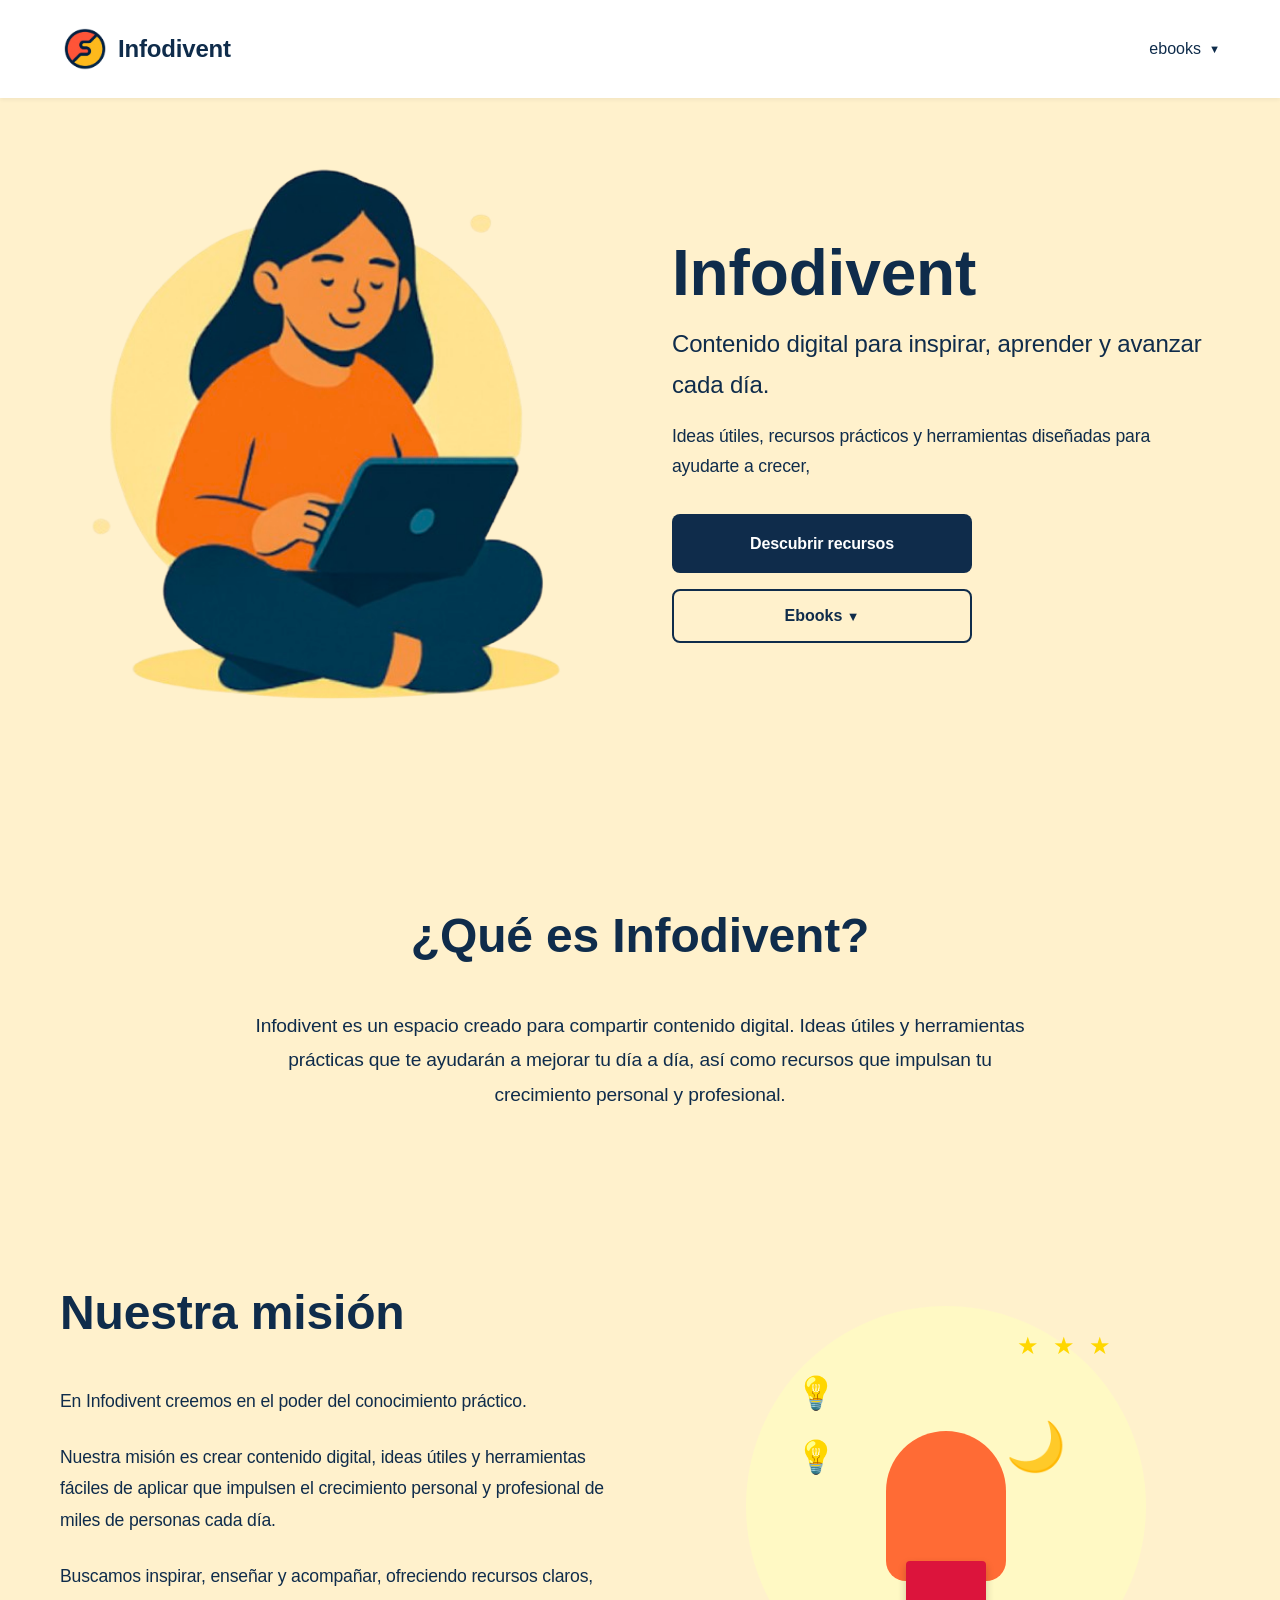
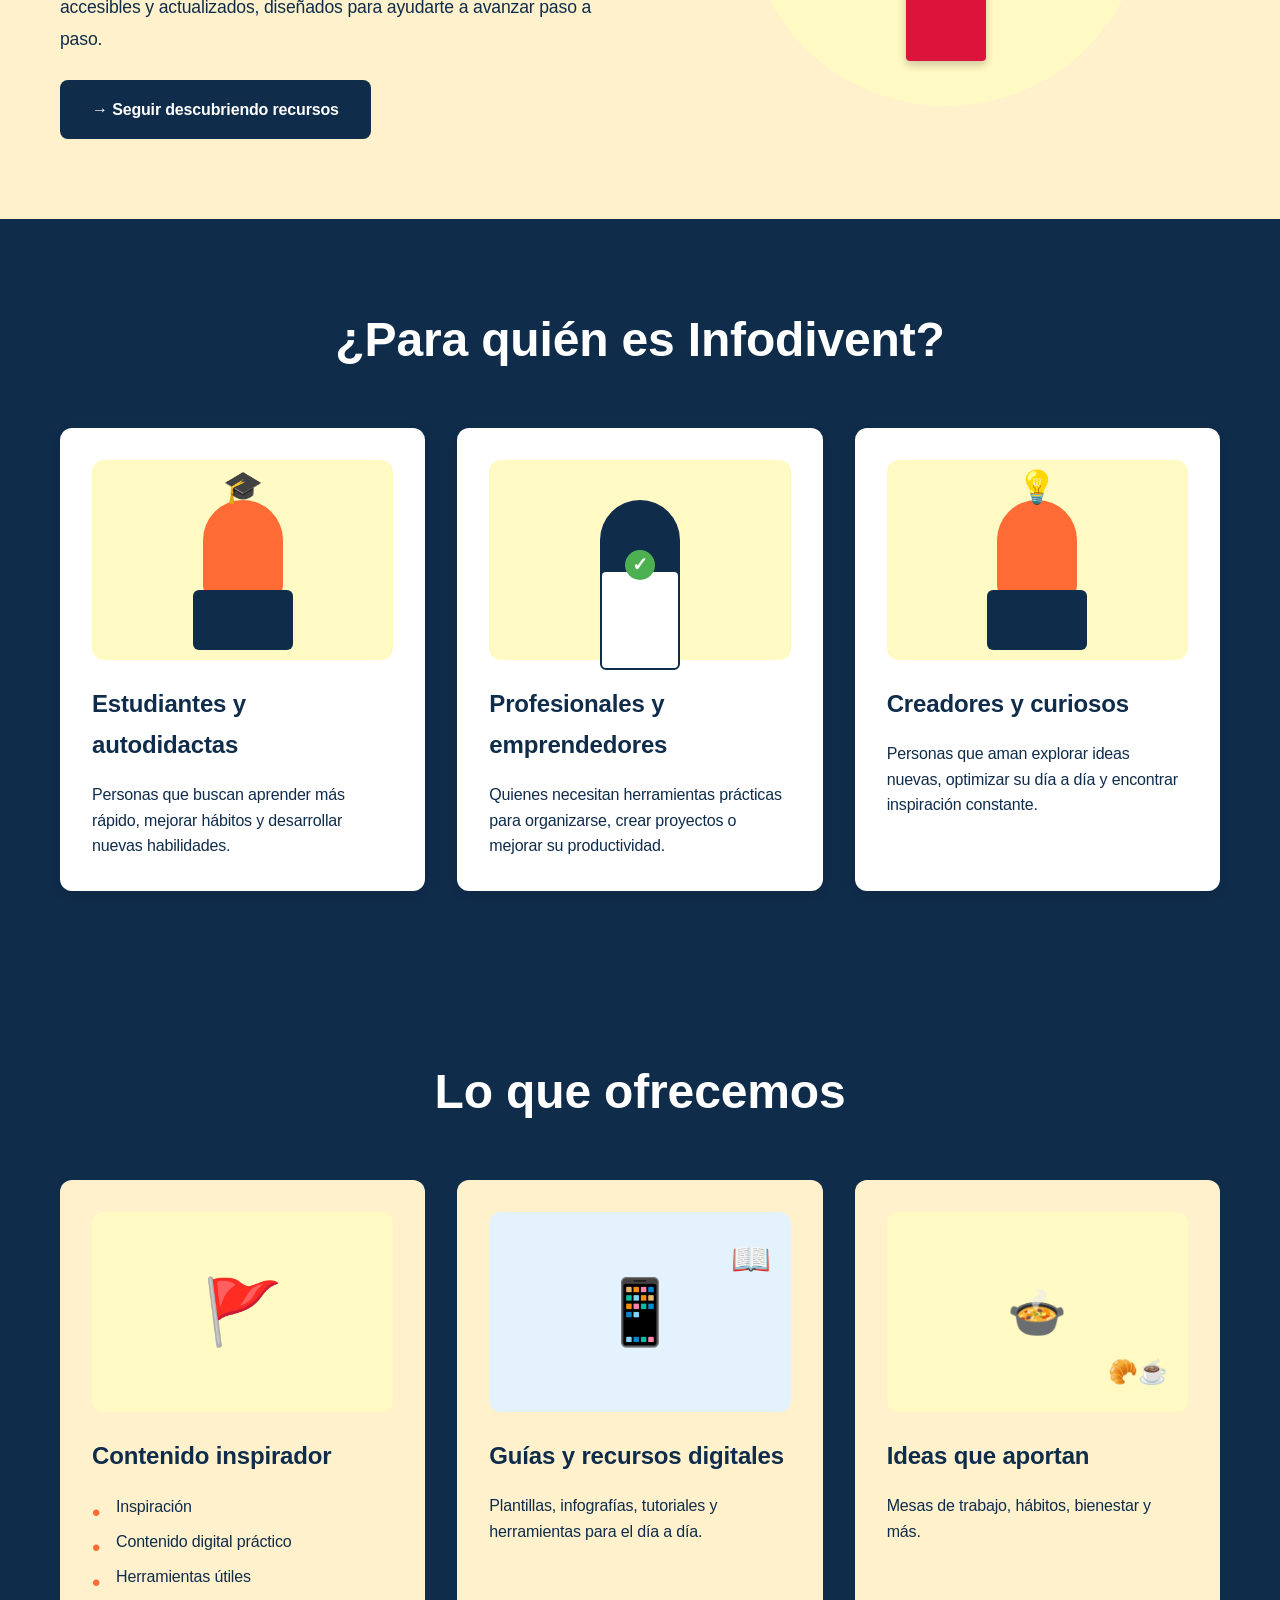
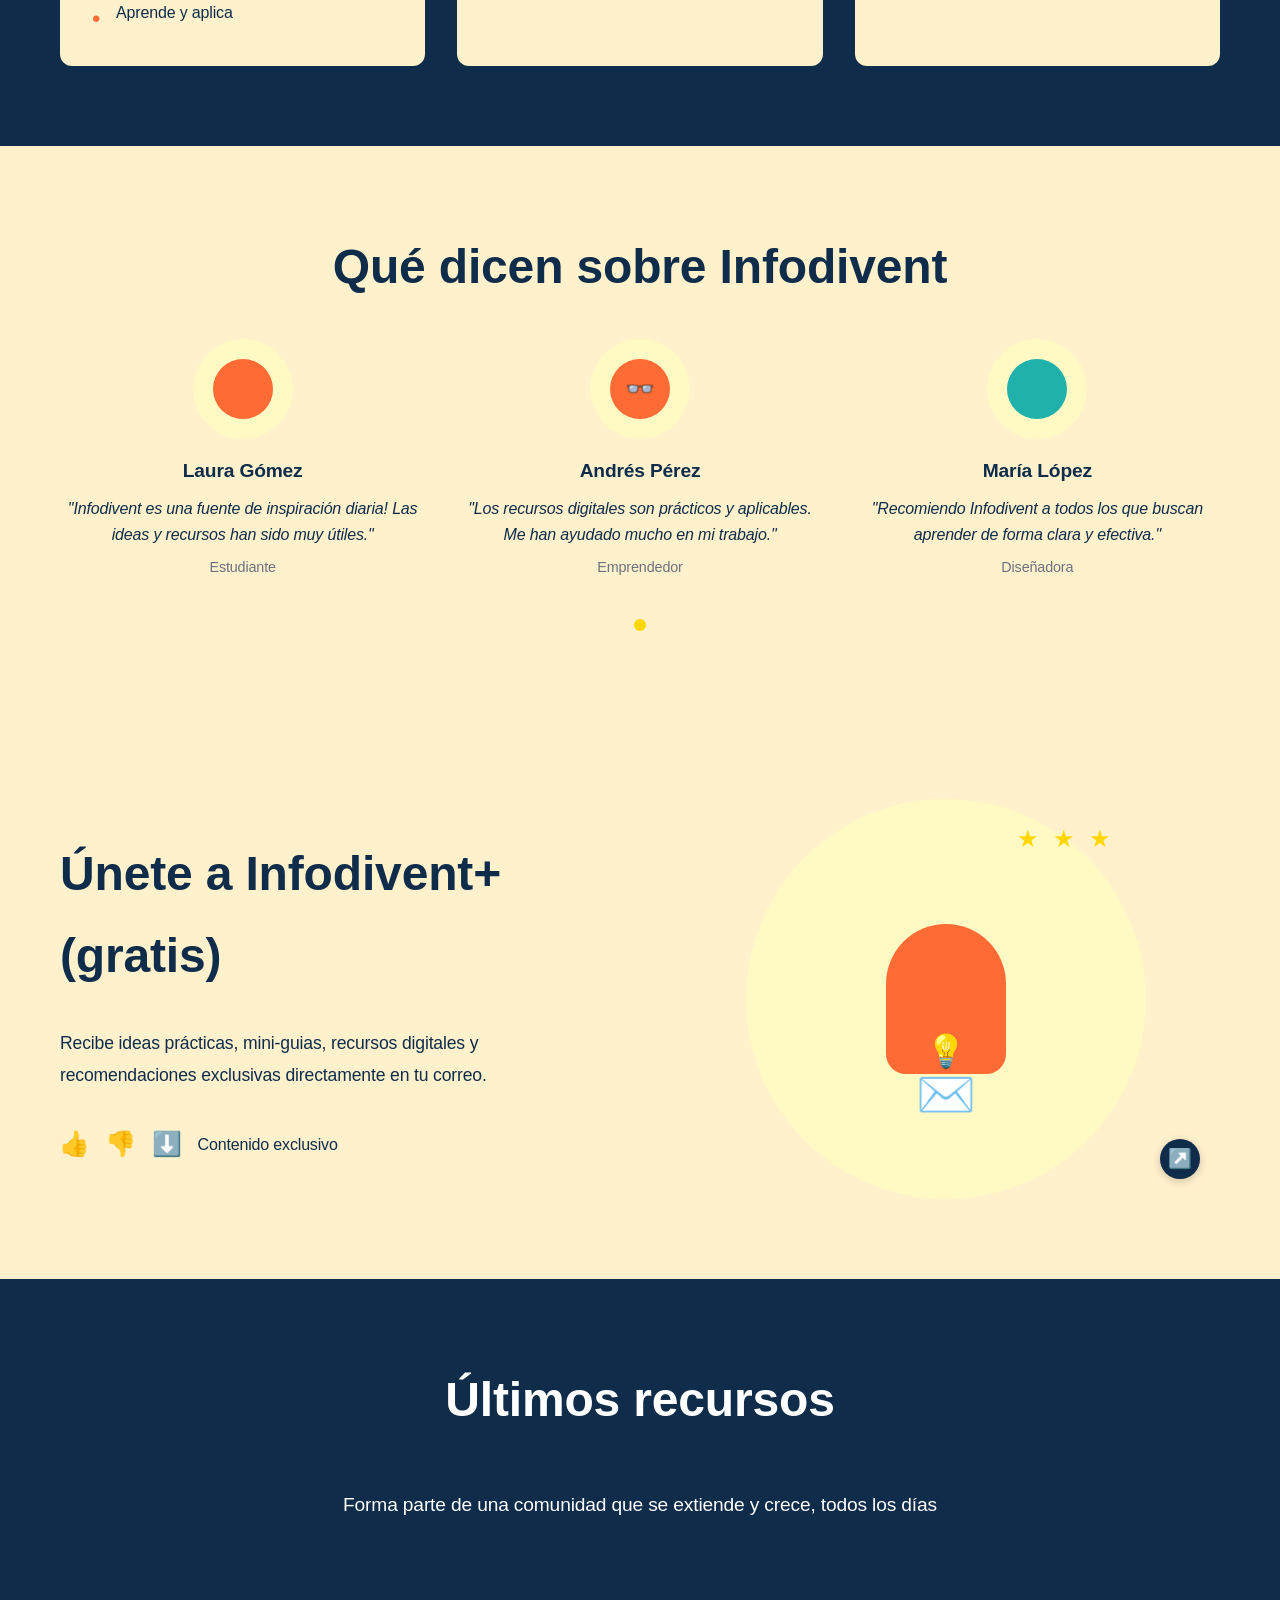
<file: index.html>
<!DOCTYPE html>
<html lang="es">
<head>
    <meta charset="UTF-8">
    <meta name="viewport" content="width=device-width, initial-scale=1.0">
    <meta name="description" content="Infodivent - Contenido digital para inspirar, aprender y avanzar cada día">
    <title>Infodivent</title>
    <link rel="preconnect" href="https://fonts.googleapis.com">
    <link rel="preconnect" href="https://fonts.gstatic.com" crossorigin>
    <link href="https://fonts.googleapis.com/css2?family=Inter:wght@400;500;600;700;800;900&display=swap" rel="stylesheet">
    <link rel="stylesheet" href="styles/css/main.css">
    
    <!-- Hotmart Launcher Script -->
    <script id="hotmart_launcher_script">
        (function(l,a,u,n,c,h,e,r){l['HotmartLauncherObject']=c;l[c]=l[c]||function(){
        (l[c].q=l[c].q||[]).push(arguments)},l[c].l=1*new Date();h=a.createElement(u),
        e=a.getElementsByTagName(u)[0];h.async=1;h.src=n;e.parentNode.insertBefore(h,e)
        })(window,document,'script','//launcher.hotmart.com/launcher.js','hot');

        hot('account','ddac3e12-2ec7-3f00-854d-c5126624ec9e');
    </script>
</head>
<body>
    <!-- Header -->
    <header class="header">
        <nav class="nav">
            <div class="container">
                <div class="nav-brand">
                    <a href="#" class="logo">
                        <img src="images/logo.png" alt="Infodivent" class="logo-image">
                        <span class="logo-text">Infodivent</span>
                    </a>
                </div>
                <ul class="nav-menu">
                    <li>
                        <div class="ebooks-dropdown">
                            <button class="dropdown-toggle">
                                ebooks
                                <span class="dropdown-arrow">▼</span>
                            </button>
                            <div class="dropdown-menu">
                                <a href="recetas-keto-uplift" class="dropdown-item">
                                    <div class="dropdown-item-content">
                                        <h4 class="dropdown-item-title">Recetas Keto Uplift</h4>
                                        <p class="dropdown-item-description">110+ recetas fáciles para una vida sin inflamación</p>
                                    </div>
                                </a>
                                <a href="guia-keto-uplift-master-pro" class="dropdown-item">
                                    <div class="dropdown-item-content">
                                        <h4 class="dropdown-item-title">Guía Keto Master Pro</h4>
                                        <p class="dropdown-item-description">Sistema definitivo para organizar tu alimentación</p>
                                    </div>
                                </a>
                                <a href="recetas-postres-keto-uplift" class="dropdown-item">
                                    <div class="dropdown-item-content">
                                        <h4 class="dropdown-item-title">Postres Keto Uplift</h4>
                                        <p class="dropdown-item-description">Postres rápidos para emprender desde casa</p>
                                    </div>
                                </a>
                                <a href="guia-para-emprender-con-postres-keto-uplift" class="dropdown-item">
                                    <div class="dropdown-item-content">
                                        <h4 class="dropdown-item-title">Guía para Emprender con Postres Keto</h4>
                                        <p class="dropdown-item-description">Transforma tus postres keto en un negocio rentable</p>
                                    </div>
                                </a>
                            </div>
                        </div>
                    </li>
                </ul>
                <button class="mobile-menu-toggle" aria-label="Menu">
                    <span></span>
                    <span></span>
                    <span></span>
                </button>
            </div>
        </nav>
    </header>

    <!-- Hero Section -->
    <section class="hero">
        <div class="container">
            <div class="hero-content"> 
                <div class="hero-illustration">
                    <img src="images/main.png" alt="Infodivent - Contenido digital" class="hero-image">
                </div>
                <div class="hero-text">
                    <h1 class="hero-title">Infodivent</h1>
                    <p class="hero-subtitle">Contenido digital para inspirar, aprender y avanzar cada día.</p>
                    <p class="hero-description">Ideas útiles, recursos prácticos y herramientas diseñadas para ayudarte a crecer,</p>
                    <div class="hero-buttons">
                        <a href="#recursos" class="btn btn-primary">Descubrir recursos</a>
                        <div class="ebooks-dropdown">
                            <button class="btn btn-secondary dropdown-toggle">
                                Ebooks
                                <span class="dropdown-arrow">▼</span>
                            </button>
                            <div class="dropdown-menu">
                                <a href="recetas-keto-uplift" class="dropdown-item">
                                    <div class="dropdown-item-content">
                                        <h4 class="dropdown-item-title">Recetas Keto Uplift</h4>
                                        <p class="dropdown-item-description">110+ recetas fáciles para una vida sin inflamación</p>
                                    </div>
                                </a>
                                <a href="guia-keto-uplift-master-pro" class="dropdown-item">
                                    <div class="dropdown-item-content">
                                        <h4 class="dropdown-item-title">Guía Keto Master Pro</h4>
                                        <p class="dropdown-item-description">Sistema definitivo para organizar tu alimentación</p>
                                    </div>
                                </a>
                                <a href="recetas-postres-keto-uplift" class="dropdown-item">
                                    <div class="dropdown-item-content">
                                        <h4 class="dropdown-item-title">Postres Keto Uplift</h4>
                                        <p class="dropdown-item-description">Postres rápidos para emprender desde casa</p>
                                    </div>
                                </a>
                                <a href="guia-para-emprender-con-postres-keto-uplift" class="dropdown-item">
                                    <div class="dropdown-item-content">
                                        <h4 class="dropdown-item-title">Guía para Emprender con Postres Keto</h4>
                                        <p class="dropdown-item-description">Transforma tus postres keto en un negocio rentable</p>
                                    </div>
                                </a>
                            </div>
                        </div>
                    </div>
                </div>
            </div>
        </div>
    </section>

    <!-- Qué es Infodivent Section -->
    <section id="que-es" class="que-es">
        <div class="container">
            <h2 class="section-title">¿Qué es Infodivent?</h2>
            <p class="section-text">
                Infodivent es un espacio creado para compartir contenido digital. Ideas útiles y herramientas prácticas que te ayudarán a mejorar tu día a día, así como recursos que impulsan tu crecimiento personal y profesional.
            </p>
        </div>
    </section>

    <!-- Nuestra misión Section -->
    <section class="mision">
        <div class="container">
            <div class="mision-content">
                <div class="mision-text">
                    <h2 class="section-title-left">Nuestra misión</h2>
                    <p class="mision-paragraph">
                        En Infodivent creemos en el poder del conocimiento práctico.
                    </p>
                    <p class="mision-paragraph">
                        Nuestra misión es crear contenido digital, ideas útiles y herramientas fáciles de aplicar que impulsen el crecimiento personal y profesional de miles de personas cada día.
                    </p>
                    <p class="mision-paragraph">
                        Buscamos inspirar, enseñar y acompañar, ofreciendo recursos claros, accesibles y actualizados, diseñados para ayudarte a avanzar paso a paso.
                    </p>
                    <a href="#recursos" class="btn btn-primary">→ Seguir descubriendo recursos</a>
                </div>
                <div class="mision-illustration">
                    <div class="illustration-circle-yellow">
                        <div class="stars">
                            <span class="star">★</span>
                            <span class="star">★</span>
                            <span class="star">★</span>
                        </div>
                        <div class="lightbulbs">
                            <span class="lightbulb">💡</span>
                            <span class="lightbulb">💡</span>
                        </div>
                        <div class="moon">🌙</div>
                        <div class="illustration-person-mision">
                            <div class="person-body-mision"></div>
                            <div class="person-book"></div>
                        </div>
                    </div>
                </div>
            </div>
        </div>
    </section>

    <!-- Para quién es Infodivent Section -->
    <section class="para-quien">
        <div class="container">
            <h2 class="section-title-white">¿Para quién es Infodivent?</h2>
            <div class="cards-grid">
                <div class="target-card">
                    <div class="card-illustration">
                        <div class="illustration-bg-yellow">
                            <div class="illustration-person-card">
                                <div class="person-body-card"></div>
                                <div class="person-laptop-card"></div>
                                <div class="graduation-cap">🎓</div>
                            </div>
                        </div>
                    </div>
                    <h3 class="card-title">Estudiantes y autodidactas</h3>
                    <p class="card-description">Personas que buscan aprender más rápido, mejorar hábitos y desarrollar nuevas habilidades.</p>
                </div>
                <div class="target-card">
                    <div class="card-illustration">
                        <div class="illustration-bg-yellow">
                            <div class="illustration-person-card">
                                <div class="person-body-card suit"></div>
                                <div class="person-tablet"></div>
                                <div class="checkmark">✓</div>
                            </div>
                        </div>
                    </div>
                    <h3 class="card-title">Profesionales y emprendedores</h3>
                    <p class="card-description">Quienes necesitan herramientas prácticas para organizarse, crear proyectos o mejorar su productividad.</p>
                </div>
                <div class="target-card">
                    <div class="card-illustration">
                        <div class="illustration-bg-yellow">
                            <div class="illustration-person-card">
                                <div class="person-body-card"></div>
                                <div class="person-laptop-card"></div>
                                <div class="lightbulb-icon">💡</div>
                            </div>
                        </div>
                    </div>
                    <h3 class="card-title">Creadores y curiosos</h3>
                    <p class="card-description">Personas que aman explorar ideas nuevas, optimizar su día a día y encontrar inspiración constante.</p>
                </div>
            </div>
        </div>
    </section>

    <!-- Lo que ofrecemos Section -->
    <section id="ofrecemos" class="ofrecemos">
        <div class="container">
            <h2 class="section-title-white">Lo que ofrecemos</h2>
            <div class="ofrecemos-grid">
                <div class="ofrecemos-card">
                    <div class="ofrecemos-illustration">
                        <div class="illustration-bg-yellow">
                            <div class="person-flag">🚩</div>
                        </div>
                    </div>
                    <h3 class="ofrecemos-title">Contenido inspirador</h3>
                    <ul class="ofrecemos-list">
                        <li>Inspiración</li>
                        <li>Contenido digital práctico</li>
                        <li>Herramientas útiles</li>
                        <li>Aprende y aplica</li>
                    </ul>
                </div>
                <div class="ofrecemos-card">
                    <div class="ofrecemos-illustration">
                        <div class="illustration-bg-blue">
                            <div class="person-tablet-large">📱</div>
                            <div class="book-icon">📖</div>
                        </div>
                    </div>
                    <h3 class="ofrecemos-title">Guías y recursos digitales</h3>
                    <p class="ofrecemos-description">Plantillas, infografías, tutoriales y herramientas para el día a día.</p>
                </div>
                <div class="ofrecemos-card">
                    <div class="ofrecemos-illustration">
                        <div class="illustration-bg-yellow">
                            <div class="person-bowl">🍲</div>
                            <div class="food-items">🥐☕</div>
                        </div>
                    </div>
                    <h3 class="ofrecemos-title">Ideas que aportan</h3>
                    <p class="ofrecemos-description">Mesas de trabajo, hábitos, bienestar y más.</p>
                </div>
            </div>
        </div>
    </section>

    <!-- Testimonios Section -->
    <section class="testimonios">
        <div class="container">
            <h2 class="section-title">Qué dicen sobre Infodivent</h2>
            <div class="testimonios-grid">
                <div class="testimonio-card">
                    <div class="testimonio-avatar">
                        <div class="avatar-circle">
                            <div class="avatar-person"></div>
                        </div>
                    </div>
                    <h4 class="testimonio-name">Laura Gómez</h4>
                    <p class="testimonio-quote">"Infodivent es una fuente de inspiración diaria! Las ideas y recursos han sido muy útiles."</p>
                    <p class="testimonio-role">Estudiante</p>
                </div>
                <div class="testimonio-card">
                    <div class="testimonio-avatar">
                        <div class="avatar-circle">
                            <div class="avatar-person glasses"></div>
                        </div>
                    </div>
                    <h4 class="testimonio-name">Andrés Pérez</h4>
                    <p class="testimonio-quote">"Los recursos digitales son prácticos y aplicables. Me han ayudado mucho en mi trabajo."</p>
                    <p class="testimonio-role">Emprendedor</p>
                </div>
                <div class="testimonio-card">
                    <div class="testimonio-avatar">
                        <div class="avatar-circle">
                            <div class="avatar-person teal"></div>
                        </div>
                    </div>
                    <h4 class="testimonio-name">María López</h4>
                    <p class="testimonio-quote">"Recomiendo Infodivent a todos los que buscan aprender de forma clara y efectiva."</p>
                    <p class="testimonio-role">Diseñadora</p>
                </div>
            </div>
            <div class="testimonios-pagination">
                <span class="pagination-dot active"></span>
            </div>
        </div>
    </section>

    <!-- Únete a Infodivent+ Section -->
    <section class="unete">
        <div class="container">
            <div class="unete-content">
                <div class="unete-text">
                    <h2 class="section-title-left">Únete a Infodivent+ (gratis)</h2>
                    <p class="unete-description">
                        Recibe ideas prácticas, mini-guias, recursos digitales y recomendaciones exclusivas directamente en tu correo.
                    </p>
                    <div class="unete-icons">
                        <span class="unete-icon">👍</span>
                        <span class="unete-icon">👎</span>
                        <span class="unete-icon">⬇️</span>
                        <span class="unete-icon-label">Contenido exclusivo</span>
                    </div>
                </div>
                <div class="unete-illustration">
                    <div class="illustration-circle-yellow">
                        <div class="stars">
                            <span class="star">★</span>
                            <span class="star">★</span>
                            <span class="star">★</span>
                        </div>
                        <div class="illustration-person-unete">
                            <div class="person-body-unete"></div>
                            <div class="envelope">✉️</div>
                            <div class="lightbulb-envelope">💡</div>
                        </div>
                    </div>
                    <button class="share-btn" aria-label="Compartir">↗️</button>
                </div>
            </div>
        </div>
    </section>

    <!-- Últimos recursos Section -->
    <section id="recursos" class="ultimos-recursos">
        <div class="container">
            <h2 class="section-title-white">Últimos recursos</h2>
            <p class="recursos-subtitle">Forma parte de una comunidad que se extiende y crece, todos los días</p>
            <div class="recursos-cta">
                <a href="recetas-keto-uplift" class="btn btn-primary">Ver Recetas Keto Uplift</a>
            </div>
        </div>
    </section>

    <script src="js/main.js"></script>
</body>
</html>
</file>
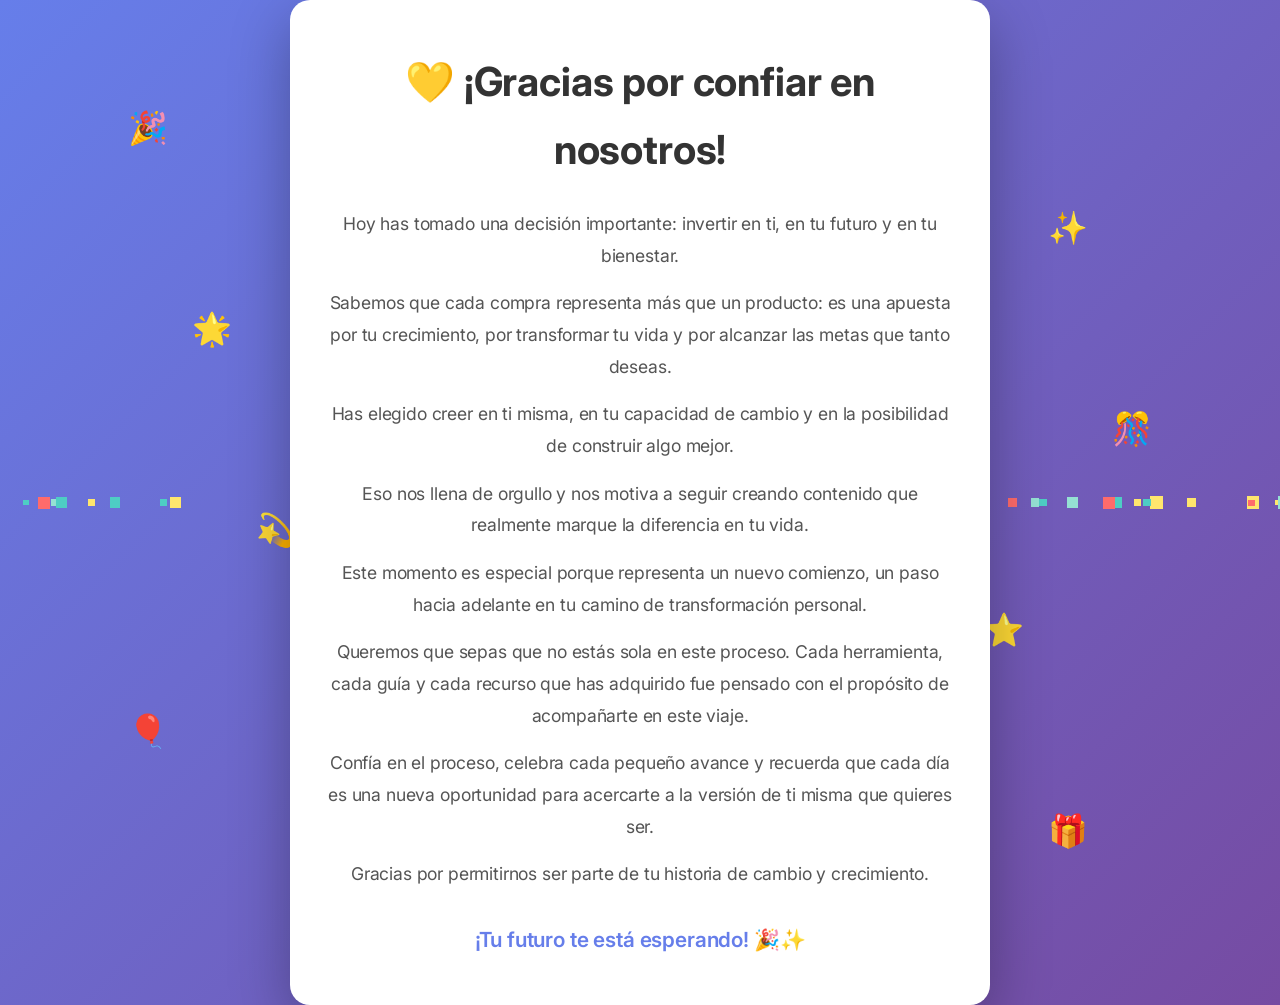
<file: gracias.html>
<!DOCTYPE html>
<html lang="es">
<head>
    <meta charset="UTF-8">
    <meta name="viewport" content="width=device-width, initial-scale=1.0">
    <meta name="description" content="Gracias por tu compra - Keto Uplift">
    <title>¡Gracias! - Keto Uplift</title>
    <link rel="preconnect" href="https://fonts.googleapis.com">
    <link rel="preconnect" href="https://fonts.gstatic.com" crossorigin>
    <link href="https://fonts.googleapis.com/css2?family=Inter:wght@400;500;600;700;800;900&display=swap" rel="stylesheet">
    <link rel="stylesheet" href="styles/css/main.css">
    <style>
        * {
            margin: 0;
            padding: 0;
            box-sizing: border-box;
        }

        body {
            font-family: 'Inter', sans-serif;
            background: linear-gradient(135deg, #667eea 0%, #764ba2 100%);
            min-height: 100vh;
            display: flex;
            align-items: center;
            justify-content: center;
            overflow-x: hidden;
            position: relative;
        }

        .thanks-container {
            background: white;
            border-radius: 20px;
            padding: 3rem 2rem;
            max-width: 700px;
            width: 90%;
            text-align: center;
            box-shadow: 0 20px 60px rgba(0, 0, 0, 0.3);
            position: relative;
            z-index: 10;
            animation: fadeInUp 0.8s ease-out;
        }

        .thanks-title {
            font-size: 2.5rem;
            color: #333;
            margin-bottom: 1.5rem;
            font-weight: 700;
        }

        .thanks-content {
            font-size: 1.1rem;
            line-height: 1.8;
            color: #555;
            margin-bottom: 1.5rem;
        }

        .thanks-content p {
            margin-bottom: 1rem;
        }

        .welcome-text {
            font-size: 1.3rem;
            font-weight: 600;
            color: #667eea;
            margin-top: 2rem;
        }

        /* Animaciones de emojis flotantes */
        .emoji-float {
            position: absolute;
            font-size: 2rem;
            pointer-events: none;
            z-index: 5;
        }

        .emoji-float:nth-child(1) { animation: float1 3s ease-in-out infinite; }
        .emoji-float:nth-child(2) { animation: float2 3.5s ease-in-out infinite; }
        .emoji-float:nth-child(3) { animation: float3 4s ease-in-out infinite; }
        .emoji-float:nth-child(4) { animation: float4 3.2s ease-in-out infinite; }
        .emoji-float:nth-child(5) { animation: float5 3.8s ease-in-out infinite; }
        .emoji-float:nth-child(6) { animation: float6 3.3s ease-in-out infinite; }
        .emoji-float:nth-child(7) { animation: float7 4.2s ease-in-out infinite; }
        .emoji-float:nth-child(8) { animation: float8 3.6s ease-in-out infinite; }

        @keyframes float1 {
            0%, 100% { transform: translate(0, 0) rotate(0deg); }
            50% { transform: translate(20px, -30px) rotate(180deg); }
        }

        @keyframes float2 {
            0%, 100% { transform: translate(0, 0) rotate(0deg); }
            50% { transform: translate(-25px, -35px) rotate(-180deg); }
        }

        @keyframes float3 {
            0%, 100% { transform: translate(0, 0) rotate(0deg); }
            50% { transform: translate(30px, -25px) rotate(180deg); }
        }

        @keyframes float4 {
            0%, 100% { transform: translate(0, 0) rotate(0deg); }
            50% { transform: translate(-20px, -40px) rotate(-180deg); }
        }

        @keyframes float5 {
            0%, 100% { transform: translate(0, 0) rotate(0deg); }
            50% { transform: translate(25px, -30px) rotate(180deg); }
        }

        @keyframes float6 {
            0%, 100% { transform: translate(0, 0) rotate(0deg); }
            50% { transform: translate(-30px, -25px) rotate(-180deg); }
        }

        @keyframes float7 {
            0%, 100% { transform: translate(0, 0) rotate(0deg); }
            50% { transform: translate(20px, -35px) rotate(180deg); }
        }

        @keyframes float8 {
            0%, 100% { transform: translate(0, 0) rotate(0deg); }
            50% { transform: translate(-25px, -30px) rotate(-180deg); }
        }

        /* Fuegos artificiales con CSS */
        .fireworks {
            position: fixed;
            top: 0;
            left: 0;
            width: 100%;
            height: 100%;
            pointer-events: none;
            z-index: 1;
        }

        .firework {
            position: absolute;
            width: 4px;
            height: 4px;
            border-radius: 50%;
            animation: explode 1s ease-out forwards;
        }

        @keyframes explode {
            0% {
                transform: scale(1);
                opacity: 1;
            }
            100% {
                transform: scale(20);
                opacity: 0;
            }
        }

        /* Confetti animation */
        .confetti {
            position: fixed;
            width: 10px;
            height: 10px;
            background: #ff6b6b;
            position: absolute;
            animation: confetti-fall 3s linear infinite;
        }

        .confetti:nth-child(odd) {
            background: #4ecdc4;
            animation-duration: 2.5s;
        }

        .confetti:nth-child(3n) {
            background: #ffe66d;
            animation-duration: 3.5s;
        }

        .confetti:nth-child(4n) {
            background: #95e1d3;
            animation-duration: 2.8s;
        }

        @keyframes confetti-fall {
            0% {
                transform: translateY(-100vh) rotate(0deg);
                opacity: 1;
            }
            100% {
                transform: translateY(100vh) rotate(720deg);
                opacity: 0;
            }
        }

        @keyframes fadeInUp {
            from {
                opacity: 0;
                transform: translateY(30px);
            }
            to {
                opacity: 1;
                transform: translateY(0);
            }
        }

        @media (max-width: 768px) {
            .thanks-container {
                padding: 2rem 1.5rem;
            }

            .thanks-title {
                font-size: 2rem;
            }

            .thanks-content {
                font-size: 1rem;
            }

            .welcome-text {
                font-size: 1.1rem;
            }
        }
    </style>
    
    <!-- Hotmart Launcher Script -->
    <script id="hotmart_launcher_script">
        (function(l,a,u,n,c,h,e,r){l['HotmartLauncherObject']=c;l[c]=l[c]||function(){
        (l[c].q=l[c].q||[]).push(arguments)},l[c].l=1*new Date();h=a.createElement(u),
        e=a.getElementsByTagName(u)[0];h.async=1;h.src=n;e.parentNode.insertBefore(h,e)
        })(window,document,'script','//launcher.hotmart.com/launcher.js','hot');

        hot('account','ddac3e12-2ec7-3f00-854d-c5126624ec9e');
    </script>
</head>
<body>
    <!-- Emojis flotantes -->
    <div class="emoji-float" style="top: 10%; left: 10%;">🎉</div>
    <div class="emoji-float" style="top: 20%; right: 15%;">✨</div>
    <div class="emoji-float" style="top: 30%; left: 15%;">🌟</div>
    <div class="emoji-float" style="top: 40%; right: 10%;">🎊</div>
    <div class="emoji-float" style="top: 50%; left: 20%;">💫</div>
    <div class="emoji-float" style="top: 60%; right: 20%;">⭐</div>
    <div class="emoji-float" style="top: 70%; left: 10%;">🎈</div>
    <div class="emoji-float" style="top: 80%; right: 15%;">🎁</div>

    <!-- Contenedor principal -->
    <div class="thanks-container">
        <h1 class="thanks-title">💛 ¡Gracias por confiar en nosotros!</h1>
        
        <div class="thanks-content">
            <p>Hoy has tomado una decisión importante: invertir en ti, en tu futuro y en tu bienestar.</p>
            <p>Sabemos que cada compra representa más que un producto: es una apuesta por tu crecimiento, por transformar tu vida y por alcanzar las metas que tanto deseas.</p>
            <p>Has elegido creer en ti misma, en tu capacidad de cambio y en la posibilidad de construir algo mejor.</p>
            <p>Eso nos llena de orgullo y nos motiva a seguir creando contenido que realmente marque la diferencia en tu vida.</p>
            <p>Este momento es especial porque representa un nuevo comienzo, un paso hacia adelante en tu camino de transformación personal.</p>
            <p>Queremos que sepas que no estás sola en este proceso. Cada herramienta, cada guía y cada recurso que has adquirido fue pensado con el propósito de acompañarte en este viaje.</p>
            <p>Confía en el proceso, celebra cada pequeño avance y recuerda que cada día es una nueva oportunidad para acercarte a la versión de ti misma que quieres ser.</p>
            <p>Gracias por permitirnos ser parte de tu historia de cambio y crecimiento.</p>
        </div>

        <p class="welcome-text">¡Tu futuro te está esperando! 🎉✨</p>
    </div>

    <script>
        // Crear fuegos artificiales
        function createFirework(x, y) {
            const colors = ['#ff6b6b', '#4ecdc4', '#ffe66d', '#95e1d3', '#ff9ff3', '#54a0ff'];
            const firework = document.createElement('div');
            firework.className = 'firework';
            firework.style.left = x + 'px';
            firework.style.top = y + 'px';
            firework.style.background = colors[Math.floor(Math.random() * colors.length)];
            firework.style.boxShadow = `0 0 10px ${firework.style.background}`;
            document.body.appendChild(firework);

            setTimeout(() => {
                firework.remove();
            }, 1000);
        }

        // Crear confetti
        function createConfetti() {
            for (let i = 0; i < 50; i++) {
                const confetti = document.createElement('div');
                confetti.className = 'confetti';
                confetti.style.left = Math.random() * 100 + '%';
                confetti.style.animationDelay = Math.random() * 3 + 's';
                confetti.style.width = Math.random() * 8 + 5 + 'px';
                confetti.style.height = confetti.style.width;
                document.body.appendChild(confetti);

                setTimeout(() => {
                    confetti.remove();
                }, 4000);
            }
        }

        // Disparar fuegos artificiales al cargar
        window.addEventListener('load', () => {
            // Fuegos artificiales iniciales
            setTimeout(() => createFirework(window.innerWidth * 0.2, window.innerHeight * 0.3), 300);
            setTimeout(() => createFirework(window.innerWidth * 0.5, window.innerHeight * 0.2), 600);
            setTimeout(() => createFirework(window.innerWidth * 0.8, window.innerHeight * 0.3), 900);
            setTimeout(() => createFirework(window.innerWidth * 0.3, window.innerHeight * 0.4), 1200);
            setTimeout(() => createFirework(window.innerWidth * 0.7, window.innerHeight * 0.4), 1500);

            // Confetti inicial
            createConfetti();

            // Fuegos artificiales periódicos
            setInterval(() => {
                const x = Math.random() * window.innerWidth;
                const y = Math.random() * (window.innerHeight * 0.5);
                createFirework(x, y);
            }, 2000);
        });

        // Fuegos artificiales al hacer clic
        document.addEventListener('click', (e) => {
            createFirework(e.clientX, e.clientY);
        });
    </script>
</body>
</html>
</file>
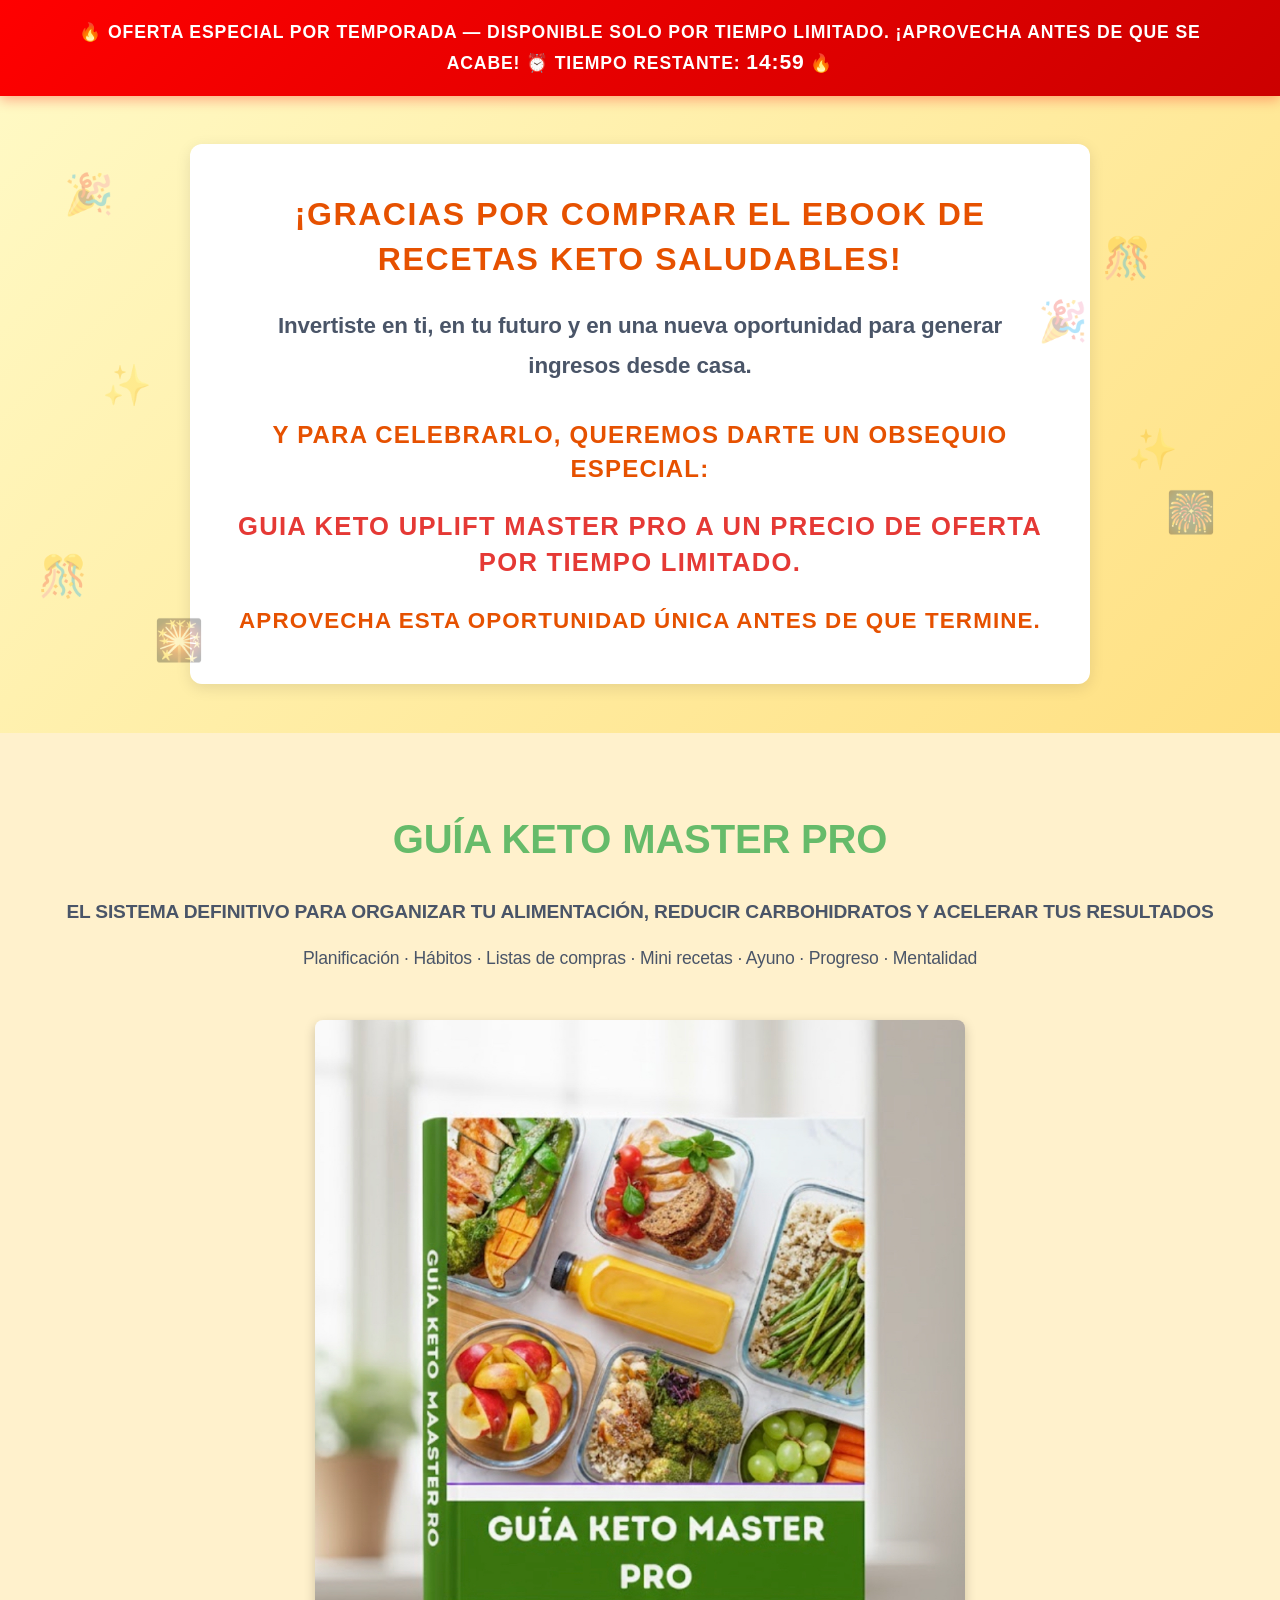
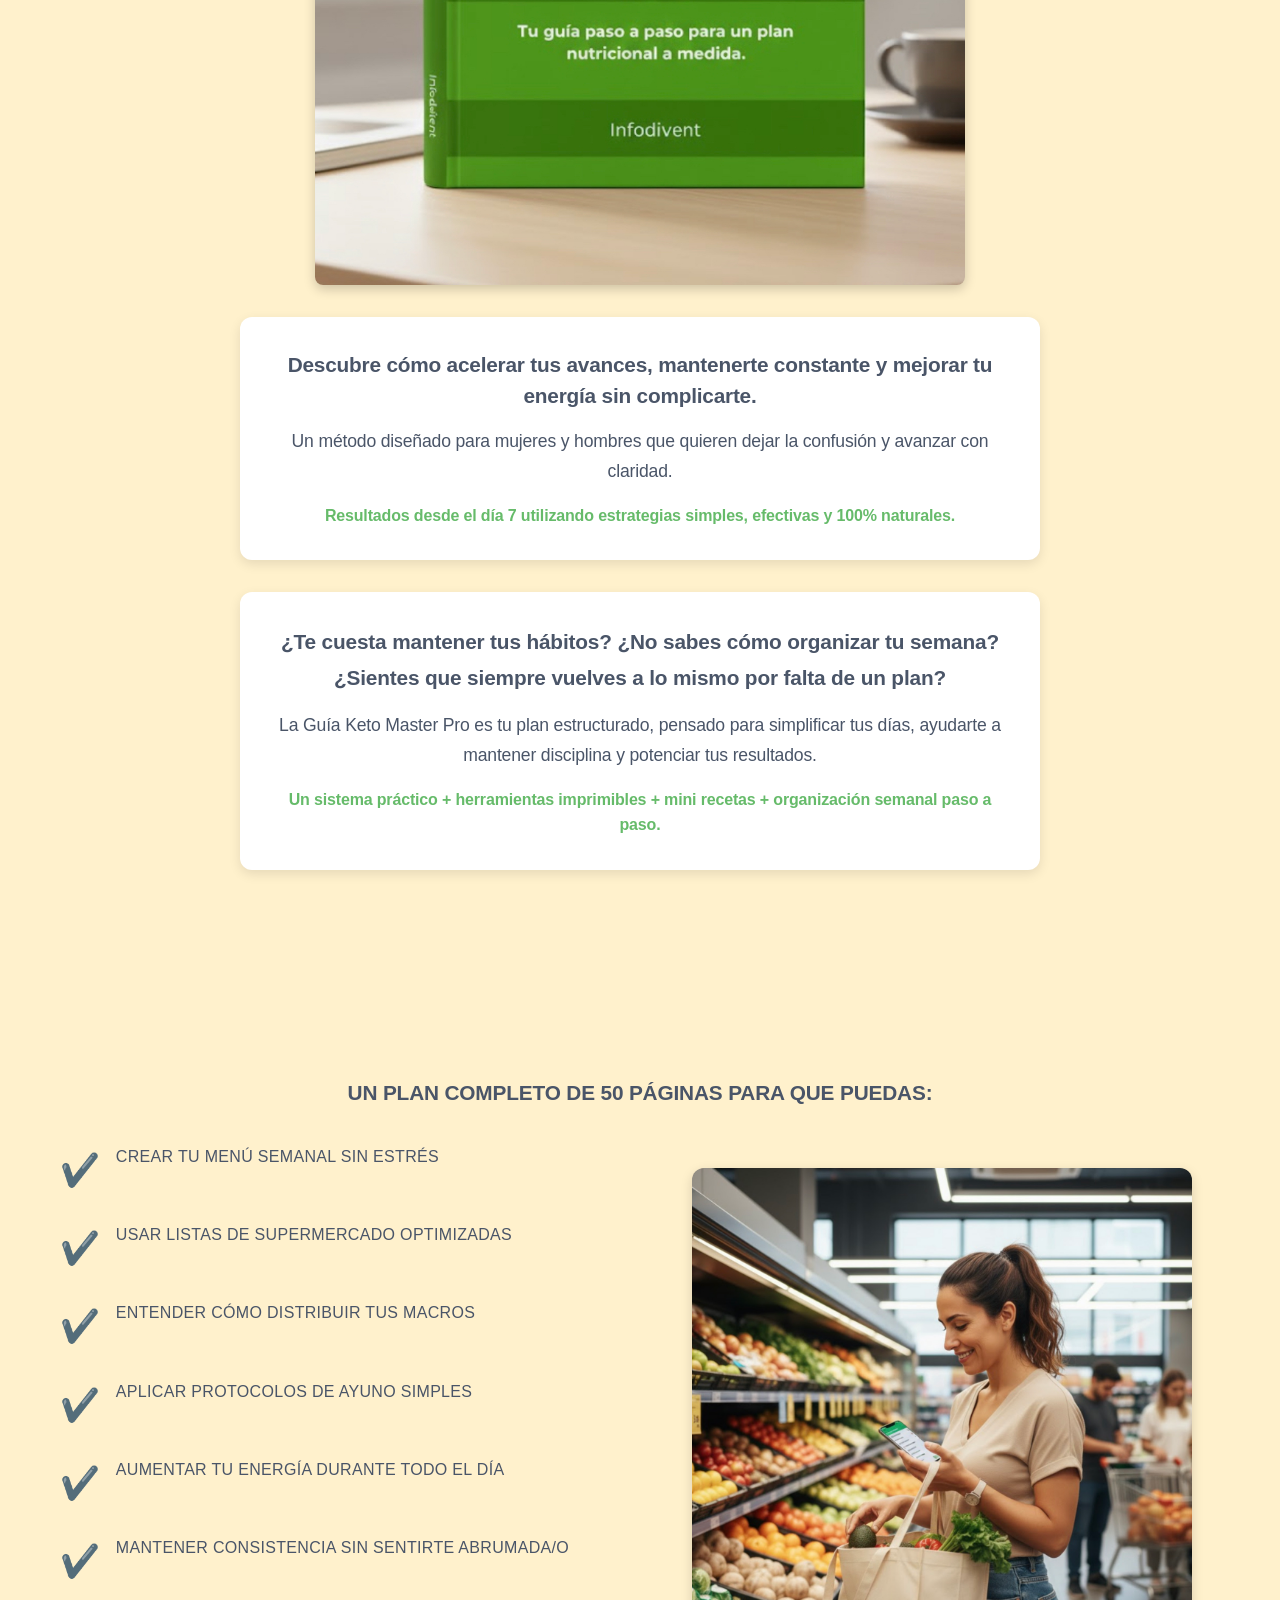
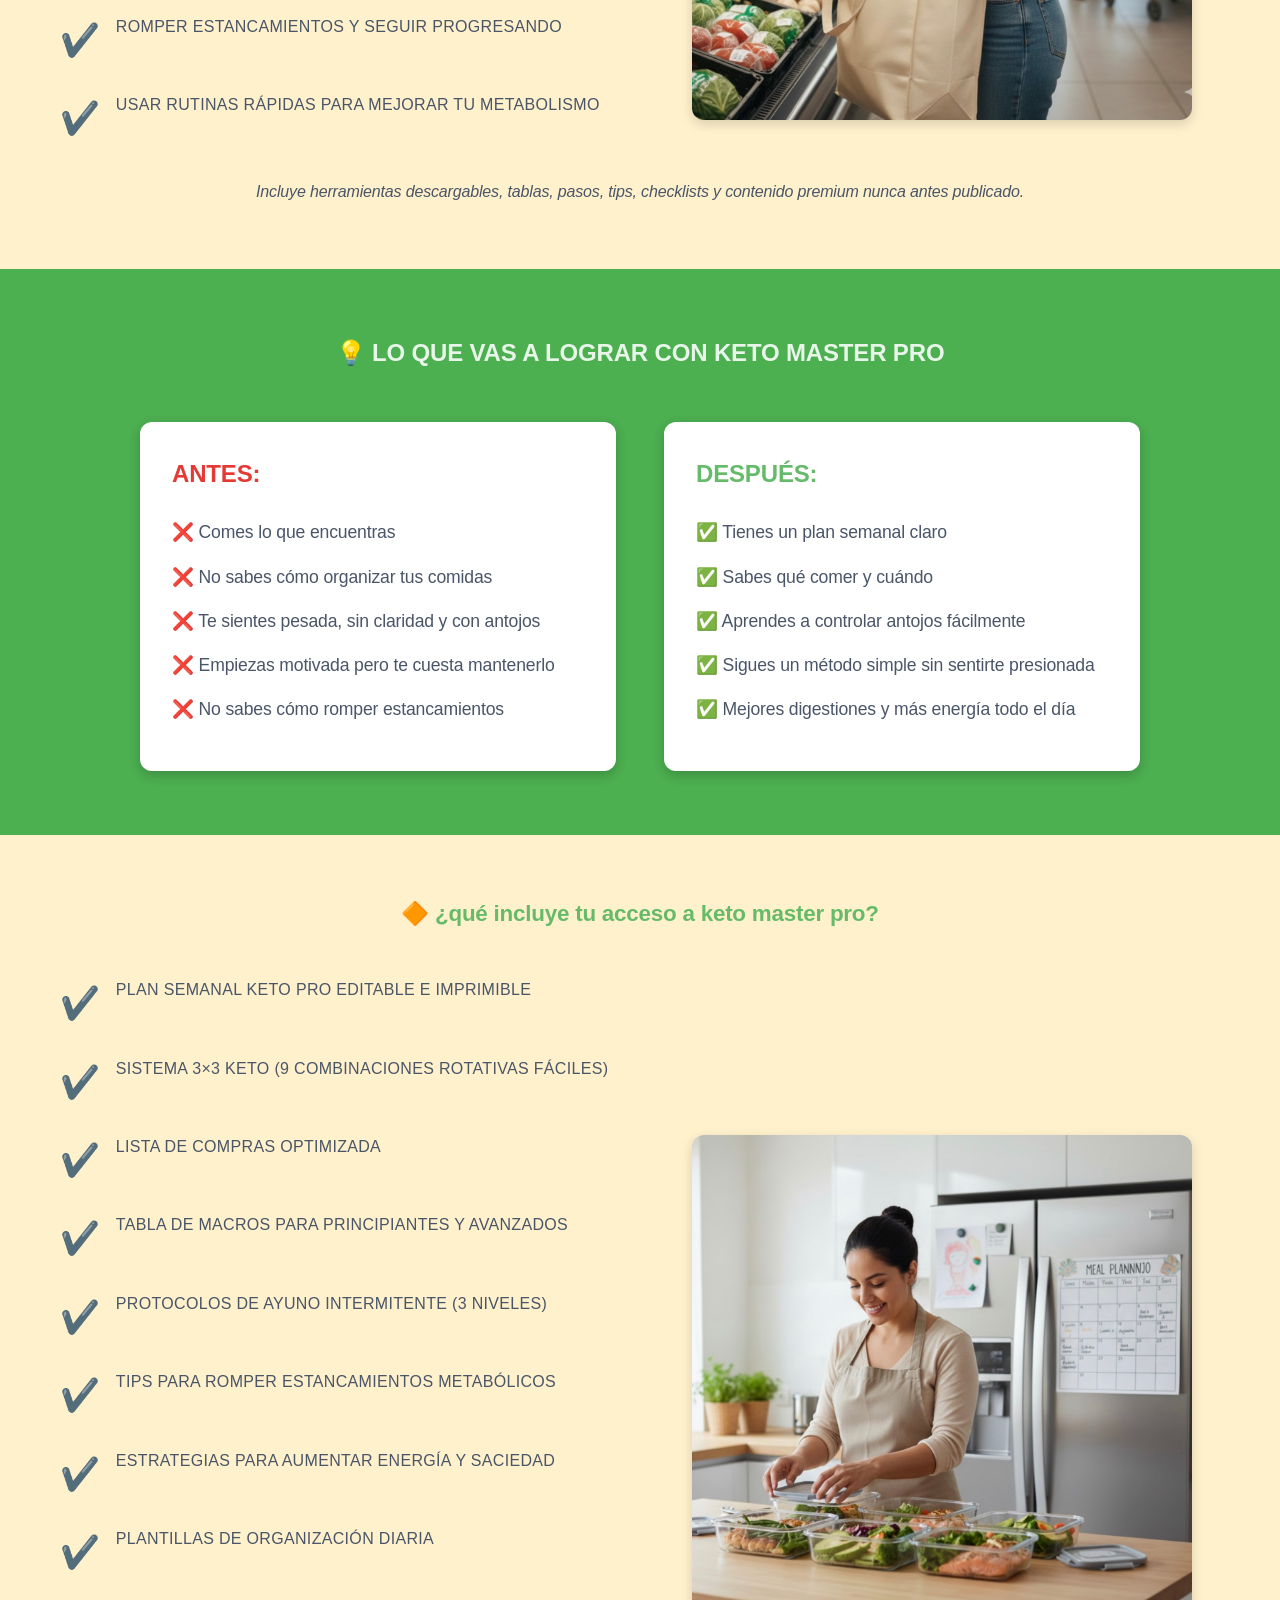
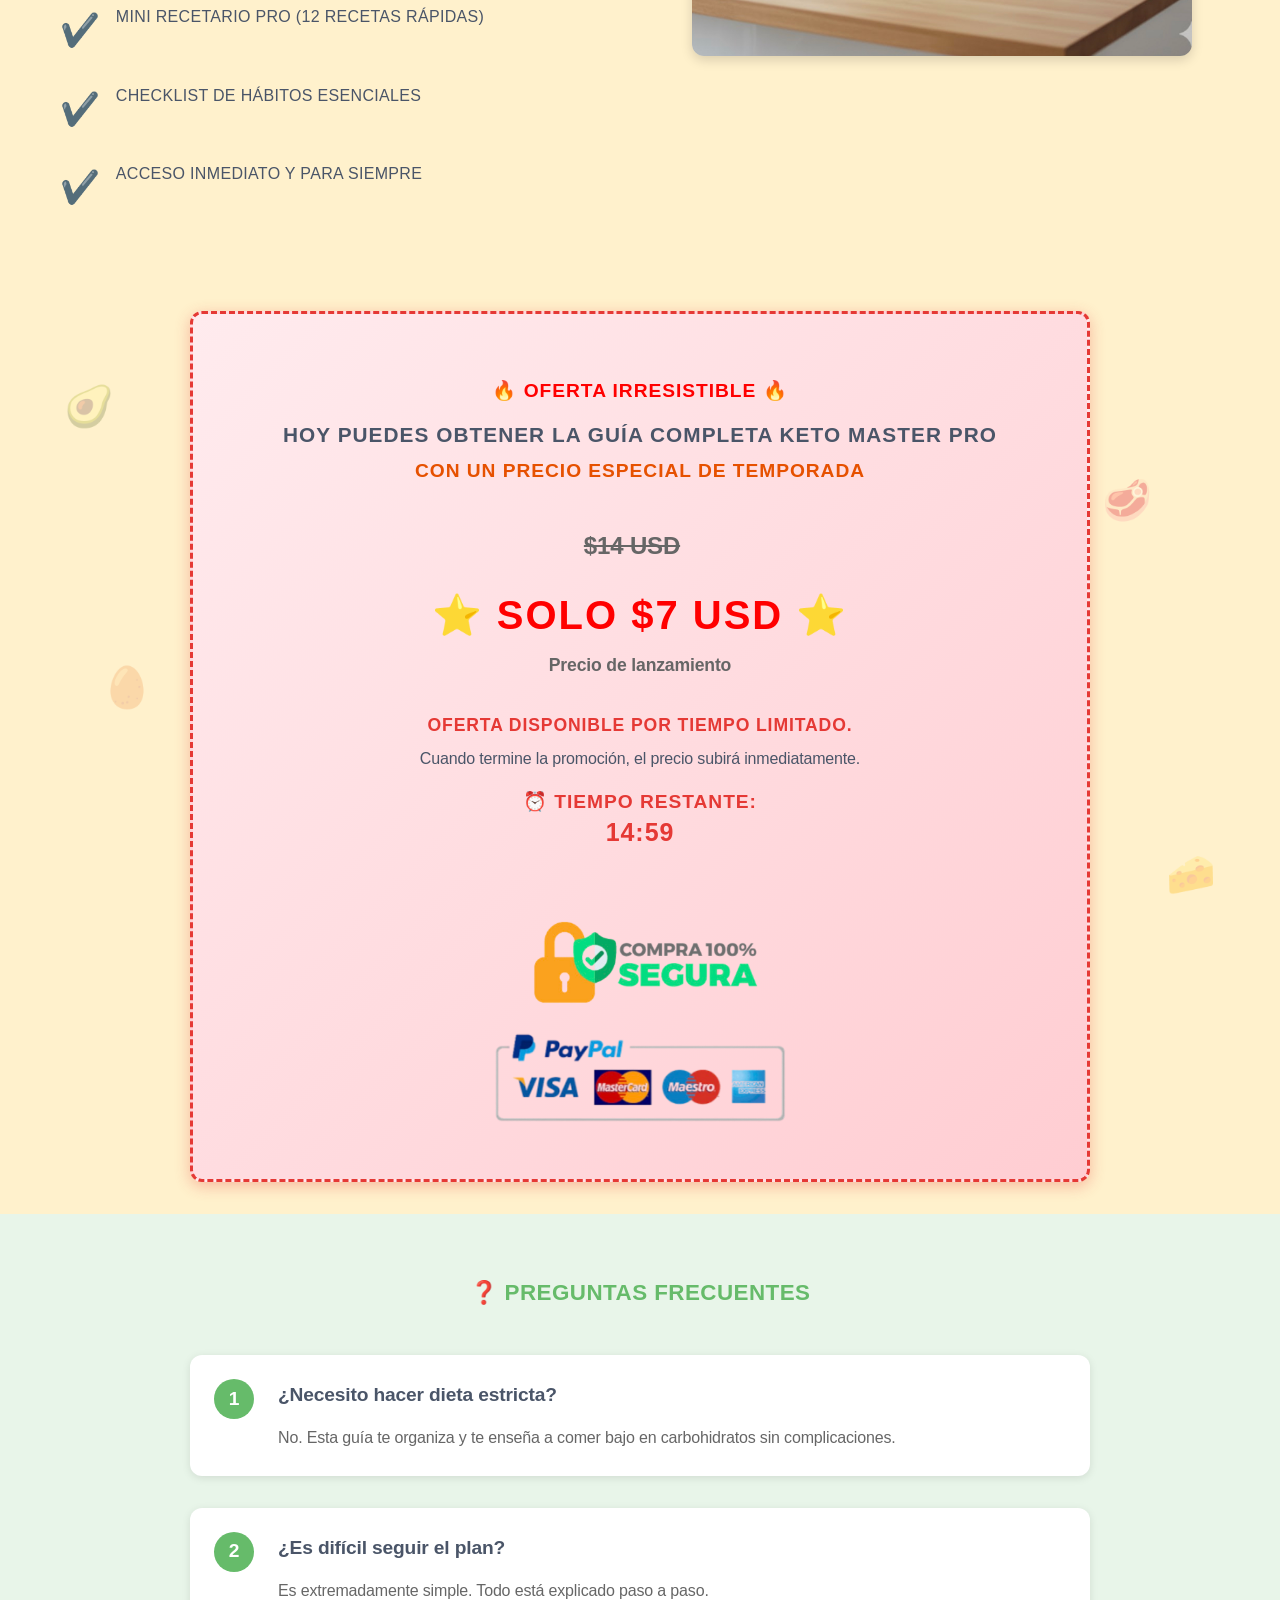
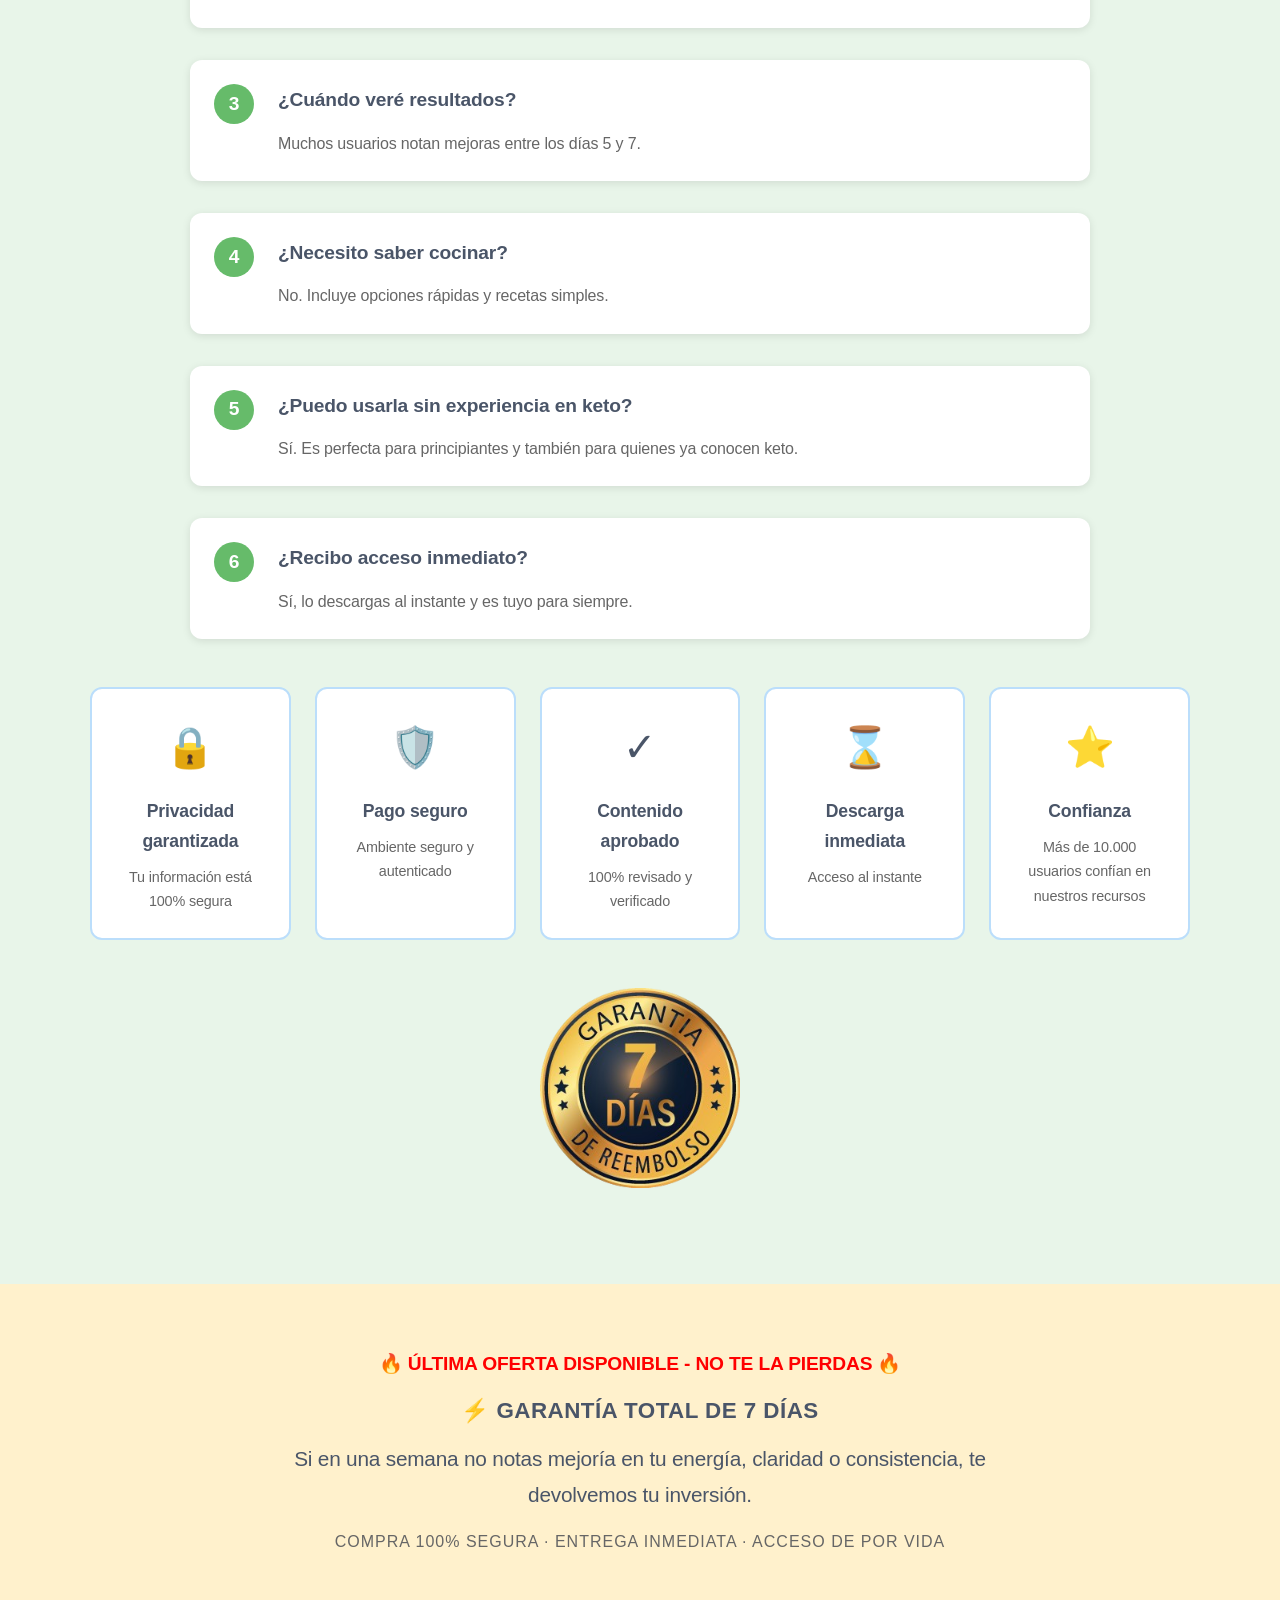
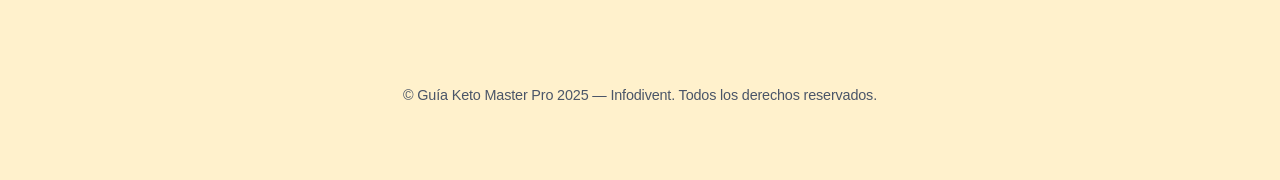
<file: guia-keto-uplift-master-pro-oferta.html>
<!DOCTYPE html>
<html lang="es">
<head>
    <meta charset="UTF-8">
    <meta name="viewport" content="width=device-width, initial-scale=1.0">
    <meta name="description" content="Guía Keto Master Pro - Oferta Especial - El sistema definitivo para organizar tu alimentación y acelerar tus resultados">
    <title>Guía Keto Master Pro - Oferta Especial</title>
    <link rel="preconnect" href="https://fonts.googleapis.com">
    <link rel="preconnect" href="https://fonts.gstatic.com" crossorigin>
    <link href="https://fonts.googleapis.com/css2?family=Inter:wght@400;500;600;700;800;900&display=swap" rel="stylesheet">
    <link rel="stylesheet" href="styles/css/main.css">
    <link rel="stylesheet" href="styles/css/keto.css">
    
    <!-- Meta Pixel Code -->
    <script>
    !function(f,b,e,v,n,t,s)
    {if(f.fbq)return;n=f.fbq=function(){n.callMethod?
    n.callMethod.apply(n,arguments):n.queue.push(arguments)};
    if(!f._fbq)f._fbq=n;n.push=n;n.loaded=!0;n.version='2.0';
    n.queue=[];t=b.createElement(e);t.async=!0;
    t.src=v;s=b.getElementsByTagName(e)[0];
    s.parentNode.insertBefore(t,s)}(window, document,'script',
    'https://connect.facebook.net/en_US/fbevents.js');
    fbq('init', '4253619061539789');
    fbq('track', 'PageView');
    </script>
    <noscript><img height="1" width="1" style="display:none"
    src="https://www.facebook.com/tr?id=4253619061539789&ev=PageView&noscript=1"
    /></noscript>
    <!-- End Meta Pixel Code -->
    
    <!-- Hotmart Launcher Script -->
    <script id="hotmart_launcher_script">
        (function(l,a,u,n,c,h,e,r){l['HotmartLauncherObject']=c;l[c]=l[c]||function(){
        (l[c].q=l[c].q||[]).push(arguments)},l[c].l=1*new Date();h=a.createElement(u),
        e=a.getElementsByTagName(u)[0];h.async=1;h.src=n;e.parentNode.insertBefore(h,e)
        })(window,document,'script','//launcher.hotmart.com/launcher.js','hot');

        hot('account','ddac3e12-2ec7-3f00-854d-c5126624ec9e');
    </script>
</head>
<body>
    <!-- Banner Superior -->
    <section class="offer-alert section-relative">
            <div class="container">
            <p class="offer-alert-text aggressive-text" style="color: var(--white);">🔥 Oferta especial por temporada — Disponible solo por tiempo limitado. ¡Aprovecha antes de que se acabe! ⏰ Tiempo restante: <span id="countdown-timer" style="font-weight: bold; font-size: 1.2em;"><span id="minutes">15</span>:<span id="seconds">00</span></span> 🔥</p>
                </div>
    </section>

    <!-- SECCIÓN DE AGRADECIMIENTO Y OFERTA ESPECIAL -->
    <section class="section-relative" style="background: linear-gradient(135deg, #FFF9C4 0%, #FFE082 100%); padding: 3rem 0;">
        <div class="floating-dessert">🎉</div>
        <div class="floating-dessert">🎊</div>
        <div class="floating-dessert">✨</div>
        <div class="floating-dessert">🎆</div>
        <div class="floating-dessert">🎇</div>
        <div class="floating-dessert">🎉</div>
        <div class="floating-dessert">🎊</div>
        <div class="floating-dessert">✨</div>
        
        <div class="container">
            <div class="celebration-container" style="max-width: 900px; margin: 0 auto; text-align: center; background-color: var(--white); padding: 3rem; border-radius: 12px; box-shadow: 0 4px 15px rgba(0, 0, 0, 0.1);">
                <h2 class="aggressive-text" style="font-size: 2rem; margin-bottom: 1.5rem; color: var(--orange-dark);">¡Gracias por comprar el ebook de Recetas Keto Saludables!</h2>
                <p style="font-size: 1.4rem; line-height: 1.8; margin-bottom: 1.5rem; font-weight: 600;">Invertiste en ti, en tu futuro y en una nueva oportunidad para generar ingresos desde casa.</p>
                <p class="aggressive-text" style="font-size: 1.5rem; margin-top: 2rem; margin-bottom: 1.5rem; color: var(--orange-dark);">Y para celebrarlo, queremos darte un obsequio especial:</p>
                <p class="aggressive-text" style="font-size: 1.6rem; margin-top: 1.5rem; margin-bottom: 1rem; color: var(--red-guarantee); font-weight: bold;">Guia Keto Uplift Master Pro a un precio de oferta por tiempo limitado.</p>
                <p class="aggressive-text" style="font-size: 1.4rem; margin-top: 1.5rem; color: var(--orange-dark);">Aprovecha esta oportunidad única antes de que termine.</p>
            </div>
        </div>
    </section>

    <!-- Hero Section -->
    <section class="keto-hero">
        <div class="container">
            <h1 class="keto-main-title">
                <span class="keto-title-line2">GUÍA KETO MASTER PRO</span>
            </h1>
            <p class="hero-subtitle-main">EL SISTEMA DEFINITIVO PARA ORGANIZAR TU ALIMENTACIÓN, REDUCIR CARBOHIDRATOS Y ACELERAR TUS RESULTADOS</p>
            <p class="hero-subtitle-secondary">Planificación · Hábitos · Listas de compras · Mini recetas · Ayuno · Progreso · Mentalidad</p>
            
            <div class="ebook-cover-hero">
                <img src="images/portadaketoguia.jpg" alt="Portada Guía Keto Master Pro" class="ebook-cover-hero-image">
            </div>

            <div class="hero-description-box">
                <p class="hero-question">Descubre cómo acelerar tus avances, mantenerte constante y mejorar tu energía sin complicarte.</p>
                <p class="hero-answer">Un método diseñado para mujeres y hombres que quieren dejar la confusión y avanzar con claridad.</p>
                <p class="hero-result">Resultados desde el día 7 utilizando estrategias simples, efectivas y 100% naturales.</p>
            </div>

            <div class="hero-description-box">
                <h3 class="hero-box-title">¿Te cuesta mantener tus hábitos? ¿No sabes cómo organizar tu semana? ¿Sientes que siempre vuelves a lo mismo por falta de un plan?</h3>
                <p class="hero-answer">La Guía Keto Master Pro es tu plan estructurado, pensado para simplificar tus días, ayudarte a mantener disciplina y potenciar tus resultados.</p>
                <p class="hero-result">Un sistema práctico + herramientas imprimibles + mini recetas + organización semanal paso a paso.</p>
            </div>

        </div>
    </section>

    <!-- Sección: Lo que incluye -->
    <section class="includes-section">
        <div class="container">
            <h2 class="includes-title">🍃 QUE APRENDERAS CON ESTA GUÍA</h2>
            <p class="includes-subtitle">UN PLAN COMPLETO DE 50 PÁGINAS PARA QUE PUEDAS:</p>
            <div class="includes-content">
                <div class="includes-list">
                    <div class="include-item">
                        <span class="include-icon">✔️</span>
                        <p>Crear tu menú semanal sin estrés</p>
                    </div>
                    <div class="include-item">
                        <span class="include-icon">✔️</span>
                        <p>Usar listas de supermercado optimizadas</p>
                    </div>
                    <div class="include-item">
                        <span class="include-icon">✔️</span>
                        <p>Entender cómo distribuir tus macros</p>
                    </div>
                    <div class="include-item">
                        <span class="include-icon">✔️</span>
                        <p>Aplicar protocolos de ayuno simples</p>
                    </div>
                    <div class="include-item">
                        <span class="include-icon">✔️</span>
                        <p>Aumentar tu energía durante todo el día</p>
                    </div>
                    <div class="include-item">
                        <span class="include-icon">✔️</span>
                        <p>Mantener consistencia sin sentirte abrumada/o</p>
                    </div>
                    <div class="include-item">
                        <span class="include-icon">✔️</span>
                        <p>Romper estancamientos y seguir progresando</p>
                    </div>
                    <div class="include-item">
                        <span class="include-icon">✔️</span>
                        <p>Usar rutinas rápidas para mejorar tu metabolismo</p>
                    </div>
                </div>
                <div class="includes-image-placeholder">
                    <img src="images/amadecasahaciendocompras.jpg" alt="Organización keto" class="cocinando-image">
                </div>
            </div>
            <p class="includes-note">Incluye herramientas descargables, tablas, pasos, tips, checklists y contenido premium nunca antes publicado.</p>
        </div>
    </section>

    <!-- Sección: Lo que vas a lograr -->
    <section class="logros-section-master">
        <div class="container">
            <h2 class="logros-title-master">💡 LO QUE VAS A LOGRAR CON KETO MASTER PRO</h2>
            <div class="antes-despues-master">
                <div class="antes-section-master">
                    <div class="section-label-master antes-label-master">ANTES:</div>
                    <ul class="logros-list-master">
                        <li>❌ Comes lo que encuentras</li>
                        <li>❌ No sabes cómo organizar tus comidas</li>
                        <li>❌ Te sientes pesada, sin claridad y con antojos</li>
                        <li>❌ Empiezas motivada pero te cuesta mantenerlo</li>
                        <li>❌ No sabes cómo romper estancamientos</li>
                    </ul>
                </div>
                <div class="despues-section-master">
                    <div class="section-label-master despues-label-master">DESPUÉS:</div>
                    <ul class="logros-list-master">
                        <li>✅ Tienes un plan semanal claro</li>
                        <li>✅ Sabes qué comer y cuándo</li>
                        <li>✅ Aprendes a controlar antojos fácilmente</li>
                        <li>✅ Sigues un método simple sin sentirte presionada</li>
                        <li>✅ Mejores digestiones y más energía todo el día</li>
                    </ul>
                </div>
            </div>
        </div>
    </section>

    <!-- Sección: ¿Qué incluye tu acceso? -->
    <section class="includes-section">
        <div class="container">
            <h2 class="includes-title">🔶 ¿QUÉ INCLUYE TU ACCESO A KETO MASTER PRO?</h2>
            <div class="includes-content">
                <div class="includes-list">
                    <div class="include-item">
                        <span class="include-icon">✔️</span>
                        <p>Plan semanal Keto PRO editable e imprimible</p>
                    </div>
                    <div class="include-item">
                        <span class="include-icon">✔️</span>
                        <p>Sistema 3×3 Keto (9 combinaciones rotativas fáciles)</p>
                    </div>
                    <div class="include-item">
                        <span class="include-icon">✔️</span>
                        <p>Lista de compras optimizada</p>
                    </div>
                    <div class="include-item">
                        <span class="include-icon">✔️</span>
                        <p>Tabla de macros para principiantes y avanzados</p>
                    </div>
                    <div class="include-item">
                        <span class="include-icon">✔️</span>
                        <p>Protocolos de Ayuno Intermitente (3 niveles)</p>
                    </div>
                    <div class="include-item">
                        <span class="include-icon">✔️</span>
                        <p>Tips para romper estancamientos metabólicos</p>
                    </div>
                    <div class="include-item">
                        <span class="include-icon">✔️</span>
                        <p>Estrategias para aumentar energía y saciedad</p>
                    </div>
                    <div class="include-item">
                        <span class="include-icon">✔️</span>
                        <p>Plantillas de organización diaria</p>
                    </div>
                    <div class="include-item">
                        <span class="include-icon">✔️</span>
                        <p>Mini recetario PRO (12 recetas rápidas)</p>
                    </div>
                    <div class="include-item">
                        <span class="include-icon">✔️</span>
                        <p>Checklist de hábitos esenciales</p>
                    </div>
                    <div class="include-item">
                        <span class="include-icon">✔️</span>
                        <p>Acceso inmediato y para siempre</p>
                    </div>
                </div>
                <div class="includes-image-placeholder">
                    <img src="images/amadecasaorganizando.jpg" alt="Organizando con la guía" class="cocinando-image">
                </div>
            </div>
        </div>
    </section>

    <!-- SECCIÓN 13 — OFERTA -->
    <section id="oferta-irresistible" class="section-relative">
        <div class="floating-dessert">🥑</div>
        <div class="floating-dessert">🥩</div>
        <div class="floating-dessert">🥚</div>
        <div class="floating-dessert">🧀</div>
        
        <div class="container">
            <div class="oferta-container-animated" style="background: linear-gradient(135deg, #FFEBEE 0%, #FFCDD2 100%); border: 3px dashed #E53935; padding: 2rem; border-radius: 12px; box-shadow: 0 4px 15px rgba(229, 57, 53, 0.3);">
                <div class="pricing-section">
                    <p class="offer-alert-text aggressive-text">🔥 OFERTA IRRESISTIBLE 🔥</p>
                    <p class="offer-text aggressive-text" style="font-size: 1.3rem;">HOY PUEDES OBTENER LA GUÍA COMPLETA KETO MASTER PRO</p>
                    <p class="offer-text aggressive-text" style="font-size: 1.2rem; color: var(--orange-dark);">CON UN PRECIO ESPECIAL DE TEMPORADA</p>
                    <p class="price-text" style="margin: 2rem 0;">
                        <span class="price-strikethrough" style="font-size: 1.5rem;">$14 USD</span>
                        <span class="price-current price-current-oferta aggressive-text" style="font-size: 2.5rem; display: block; margin-top: 1rem;">⭐ SOLO $7 USD ⭐</span>
                        <span style="display: block; font-size: 1.1rem; color: var(--text-gray); margin-top: 0.5rem;">Precio de lanzamiento</span>
                    </p>
                    <p class="guarantee-text aggressive-text" style="margin-top: 1.5rem; font-size: 1.1rem; color: var(--red-guarantee);">Oferta disponible por tiempo limitado.</p>
                    <p class="guarantee-text" style="font-size: 1rem;">Cuando termine la promoción, el precio subirá inmediatamente.</p>
                    <p class="guarantee-text aggressive-text" style="margin-top: 1rem; font-size: 1.2rem; text-align: center; color: var(--red-guarantee);">⏰ Tiempo restante: <span id="countdown-timer-oferta" style="font-weight: bold; font-size: 1.3em;"><span id="minutes-oferta">15</span>:<span id="seconds-oferta">00</span></span></p>
                </div>

                <div class="main-cta-section">
                    <!-- HOTMART - Sales Funnel Widget -->
                    <!--- sales funnel container --->
                    <div id="hotmart-sales-funnel"></div>
                    <div class="security-badge" style="display: flex; flex-direction: column; align-items: center; gap: 1rem; margin-top: 1.5rem;">
                        <img src="images/compra-segura.png" alt="Compra Segura" style="max-width: 250px; width: 100%; height: auto;">
                        <img src="images/medios-de-pago.png" alt="Medios de Pago" style="max-width: 300px; width: 100%; height: auto;">
                    </div>
                </div>
            </div>
                    </div>
    </section>

    <!-- Sección: Preguntas Frecuentes -->
    <section class="faq-section">
        <div class="container">
            <h2 class="faq-title">❓ PREGUNTAS FRECUENTES</h2>
            <div class="faq-list">
                <div class="faq-item">
                    <div class="faq-number">1</div>
                    <div class="faq-content">
                        <h3 class="faq-question">¿Necesito hacer dieta estricta?</h3>
                        <p class="faq-answer">No. Esta guía te organiza y te enseña a comer bajo en carbohidratos sin complicaciones.</p>
                    </div>
                </div>
                <div class="faq-item">
                    <div class="faq-number">2</div>
                    <div class="faq-content">
                        <h3 class="faq-question">¿Es difícil seguir el plan?</h3>
                        <p class="faq-answer">Es extremadamente simple. Todo está explicado paso a paso.</p>
                    </div>
                </div>
                <div class="faq-item">
                    <div class="faq-number">3</div>
                    <div class="faq-content">
                        <h3 class="faq-question">¿Cuándo veré resultados?</h3>
                        <p class="faq-answer">Muchos usuarios notan mejoras entre los días 5 y 7.</p>
                    </div>
                </div>
                <div class="faq-item">
                    <div class="faq-number">4</div>
                    <div class="faq-content">
                        <h3 class="faq-question">¿Necesito saber cocinar?</h3>
                        <p class="faq-answer">No. Incluye opciones rápidas y recetas simples.</p>
                    </div>
                </div>
                <div class="faq-item">
                    <div class="faq-number">5</div>
                    <div class="faq-content">
                        <h3 class="faq-question">¿Puedo usarla sin experiencia en keto?</h3>
                        <p class="faq-answer">Sí. Es perfecta para principiantes y también para quienes ya conocen keto.</p>
                    </div>
                </div>
                <div class="faq-item">
                    <div class="faq-number">6</div>
                    <div class="faq-content">
                        <h3 class="faq-question">¿Recibo acceso inmediato?</h3>
                        <p class="faq-answer">Sí, lo descargas al instante y es tuyo para siempre.</p>
                    </div>
                </div>
            </div>

            <div class="features-boxes">
                <div class="feature-box">
                    <div class="feature-box-icon">🔒</div>
                    <h4>Privacidad garantizada</h4>
                    <p>Tu información está 100% segura</p>
                </div>
                <div class="feature-box">
                    <div class="feature-box-icon">🛡️</div>
                    <h4>Pago seguro</h4>
                    <p>Ambiente seguro y autenticado</p>
                </div>
                <div class="feature-box">
                    <div class="feature-box-icon">✓</div>
                    <h4>Contenido aprobado</h4>
                    <p>100% revisado y verificado</p>
                </div>
                <div class="feature-box">
                    <div class="feature-box-icon">⌛</div>
                    <h4>Descarga inmediata</h4>
                    <p>Acceso al instante</p>
                </div>
                <div class="feature-box">
                    <div class="feature-box-icon">⭐</div>
                    <h4>Confianza</h4>
                    <p>Más de 10.000 usuarios confían en nuestros recursos</p>
                </div>
            </div>

            <div class="guarantee-badge-single">
                <img src="images/garantia.png" alt="Garantía" class="guarantee-badge-image">
            </div>
        </div>
    </section>

    <!-- CTA Final -->
    <section id="comprar" class="cta-final-section">
        <div class="container">
            <div class="cta-final-content">
                <p class="offer-alert-text">🔥 ÚLTIMA OFERTA DISPONIBLE - NO TE LA PIERDAS 🔥</p>
                <h2 class="cta-final-title">⚡ GARANTÍA TOTAL DE 7 DÍAS</h2>
                <p class="cta-final-text">Si en una semana no notas mejoría en tu energía, claridad o consistencia, te devolvemos tu inversión.</p>
                <p class="cta-final-subtext">COMPRA 100% SEGURA · ENTREGA INMEDIATA · ACCESO DE POR VIDA</p>
            </div>
        </div>
    </section>

    <!-- Footer -->
    <footer class="keto-footer">
        <div class="container">
            <p class="footer-copyright">© Guía Keto Master Pro 2025 — Infodivent. Todos los derechos reservados.</p>
        </div>
    </footer>

    <script>
        // Función para iniciar el conteo regresivo
        function startCountdown() {
            const countdownElement = document.getElementById('countdown-timer');
            const countdownElementOferta = document.getElementById('countdown-timer-oferta');
            
            // Si no se encuentran los elementos, salir
            if (!countdownElement && !countdownElementOferta) {
                return;
            }

            let totalSeconds = 15 * 60; // 15 minutos en segundos

            const interval = setInterval(() => {
                const minutes = Math.floor(totalSeconds / 60);
                const seconds = totalSeconds % 60;

                if (countdownElement) {
                    const minutesEl = document.getElementById('minutes');
                    const secondsEl = document.getElementById('seconds');
                    if (minutesEl && secondsEl) {
                        minutesEl.textContent = minutes.toString().padStart(2, '0');
                        secondsEl.textContent = seconds.toString().padStart(2, '0');
                    }
                }
                if (countdownElementOferta) {
                    const minutesElOferta = document.getElementById('minutes-oferta');
                    const secondsElOferta = document.getElementById('seconds-oferta');
                    if (minutesElOferta && secondsElOferta) {
                        minutesElOferta.textContent = minutes.toString().padStart(2, '0');
                        secondsElOferta.textContent = seconds.toString().padStart(2, '0');
                    }
                }

                if (totalSeconds <= 0) {
                    clearInterval(interval);
                    if (countdownElement) {
                        const minutesEl = document.getElementById('minutes');
                        const secondsEl = document.getElementById('seconds');
                        if (minutesEl && secondsEl) {
                            minutesEl.textContent = '00';
                            secondsEl.textContent = '00';
                        }
                    }
                    if (countdownElementOferta) {
                        const minutesElOferta = document.getElementById('minutes-oferta');
                        const secondsElOferta = document.getElementById('seconds-oferta');
                        if (minutesElOferta && secondsElOferta) {
                            minutesElOferta.textContent = '00';
                            secondsElOferta.textContent = '00';
                        }
                    }
                } else {
                    totalSeconds--;
                }
            }, 1000);
        }
        
        // Iniciar el conteo cuando la página cargue
        if (document.readyState === 'loading') {
            document.addEventListener('DOMContentLoaded', startCountdown);
        } else {
            startCountdown();
        }
    </script>
    <!-- HOTMART - Sales Funnel Widget -->
    <!--- script load and setup --->
    <script src="https://checkout.hotmart.com/lib/hotmart-checkout-elements.js"></script>
    <script>
        checkoutElements.init('salesFunnel').mount('#hotmart-sales-funnel')
    </script>
    <!-- HOTMART - Sales Funnel Widget -->
    <script src="js/main.js"></script>
</body>
</html>
</file>
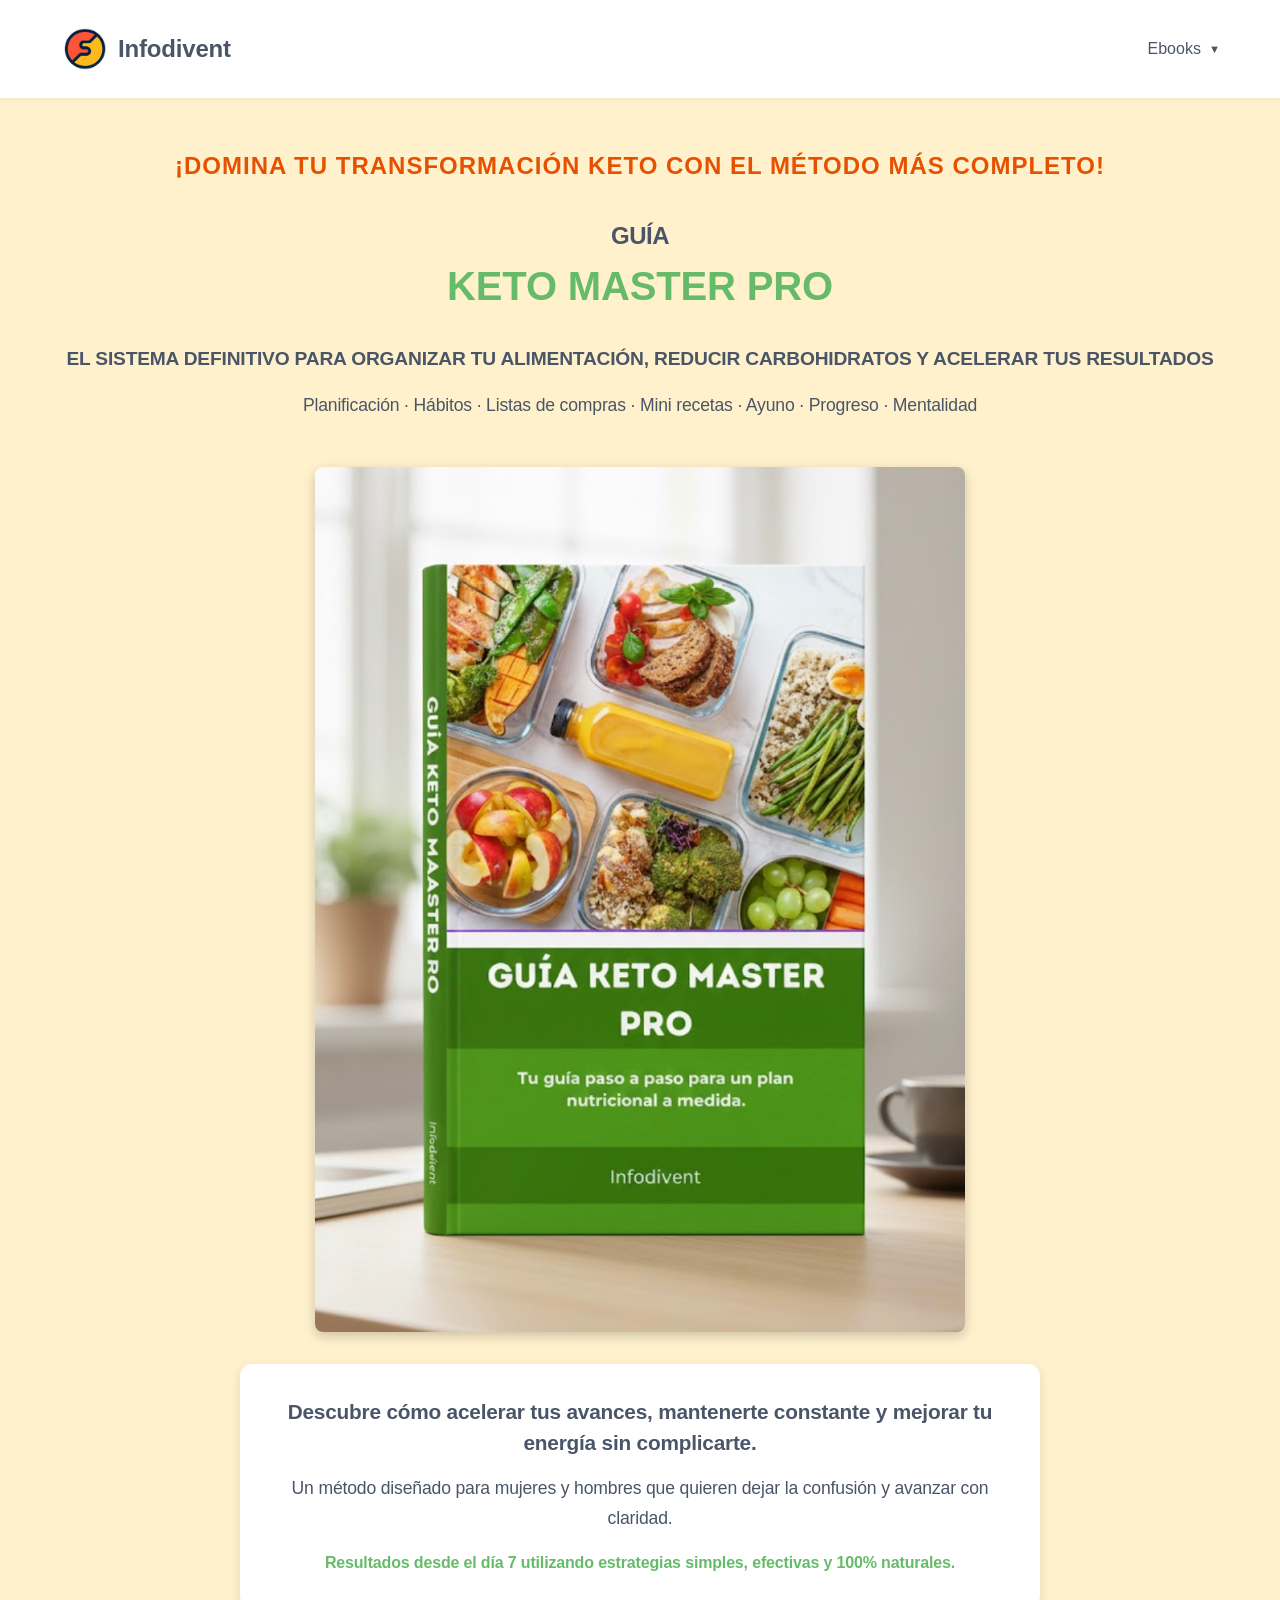
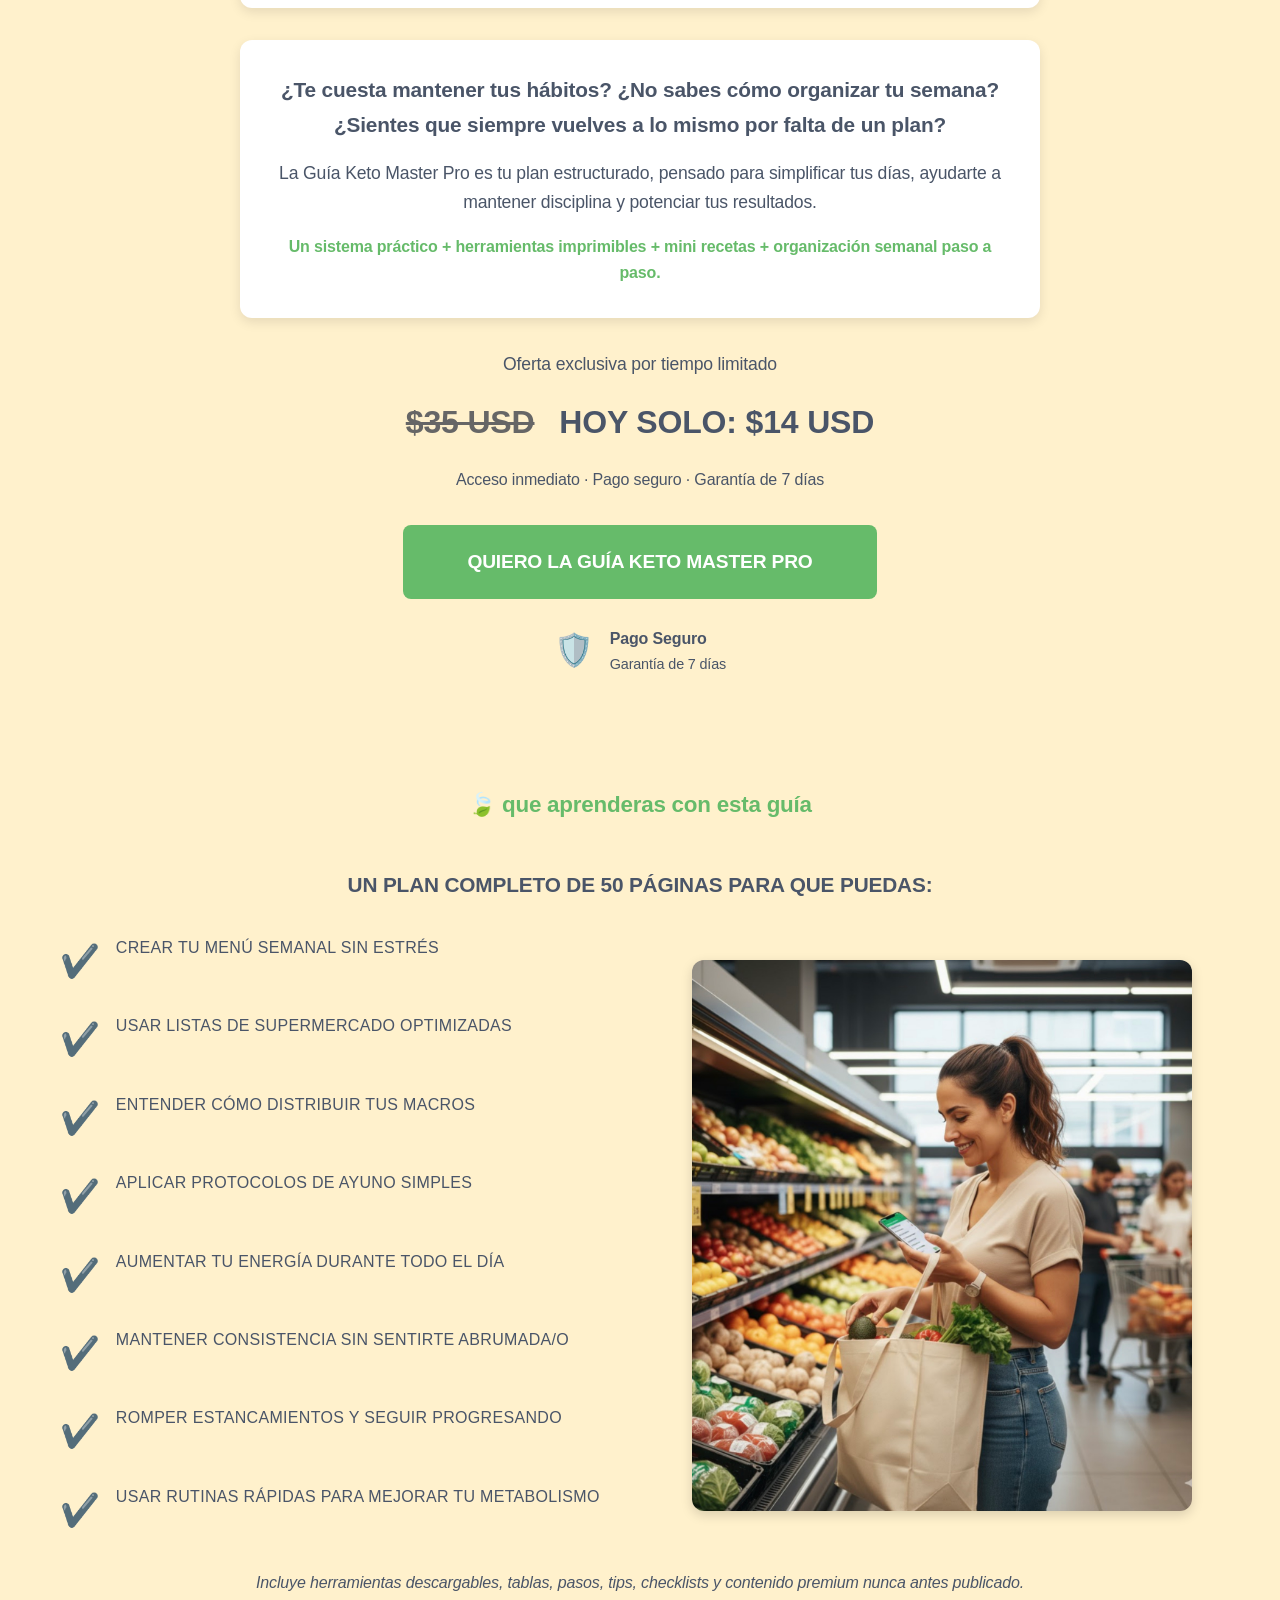
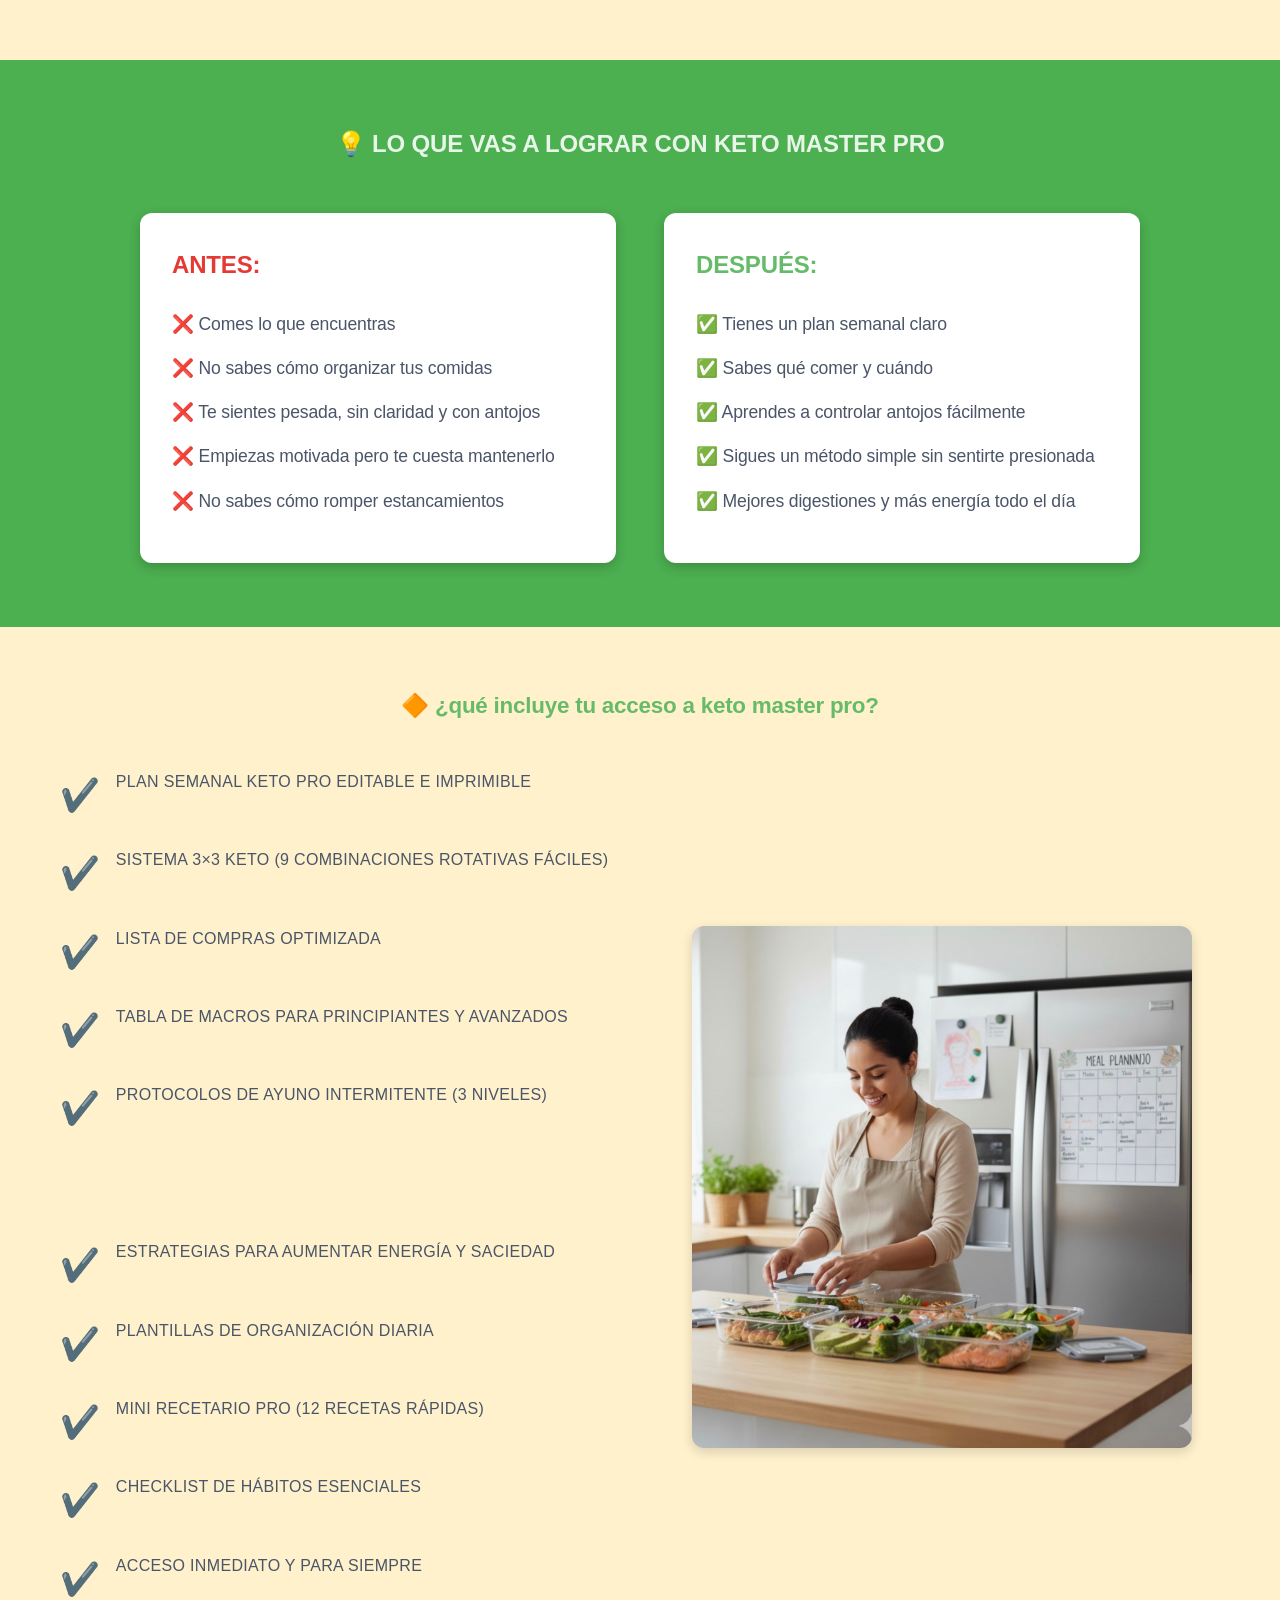
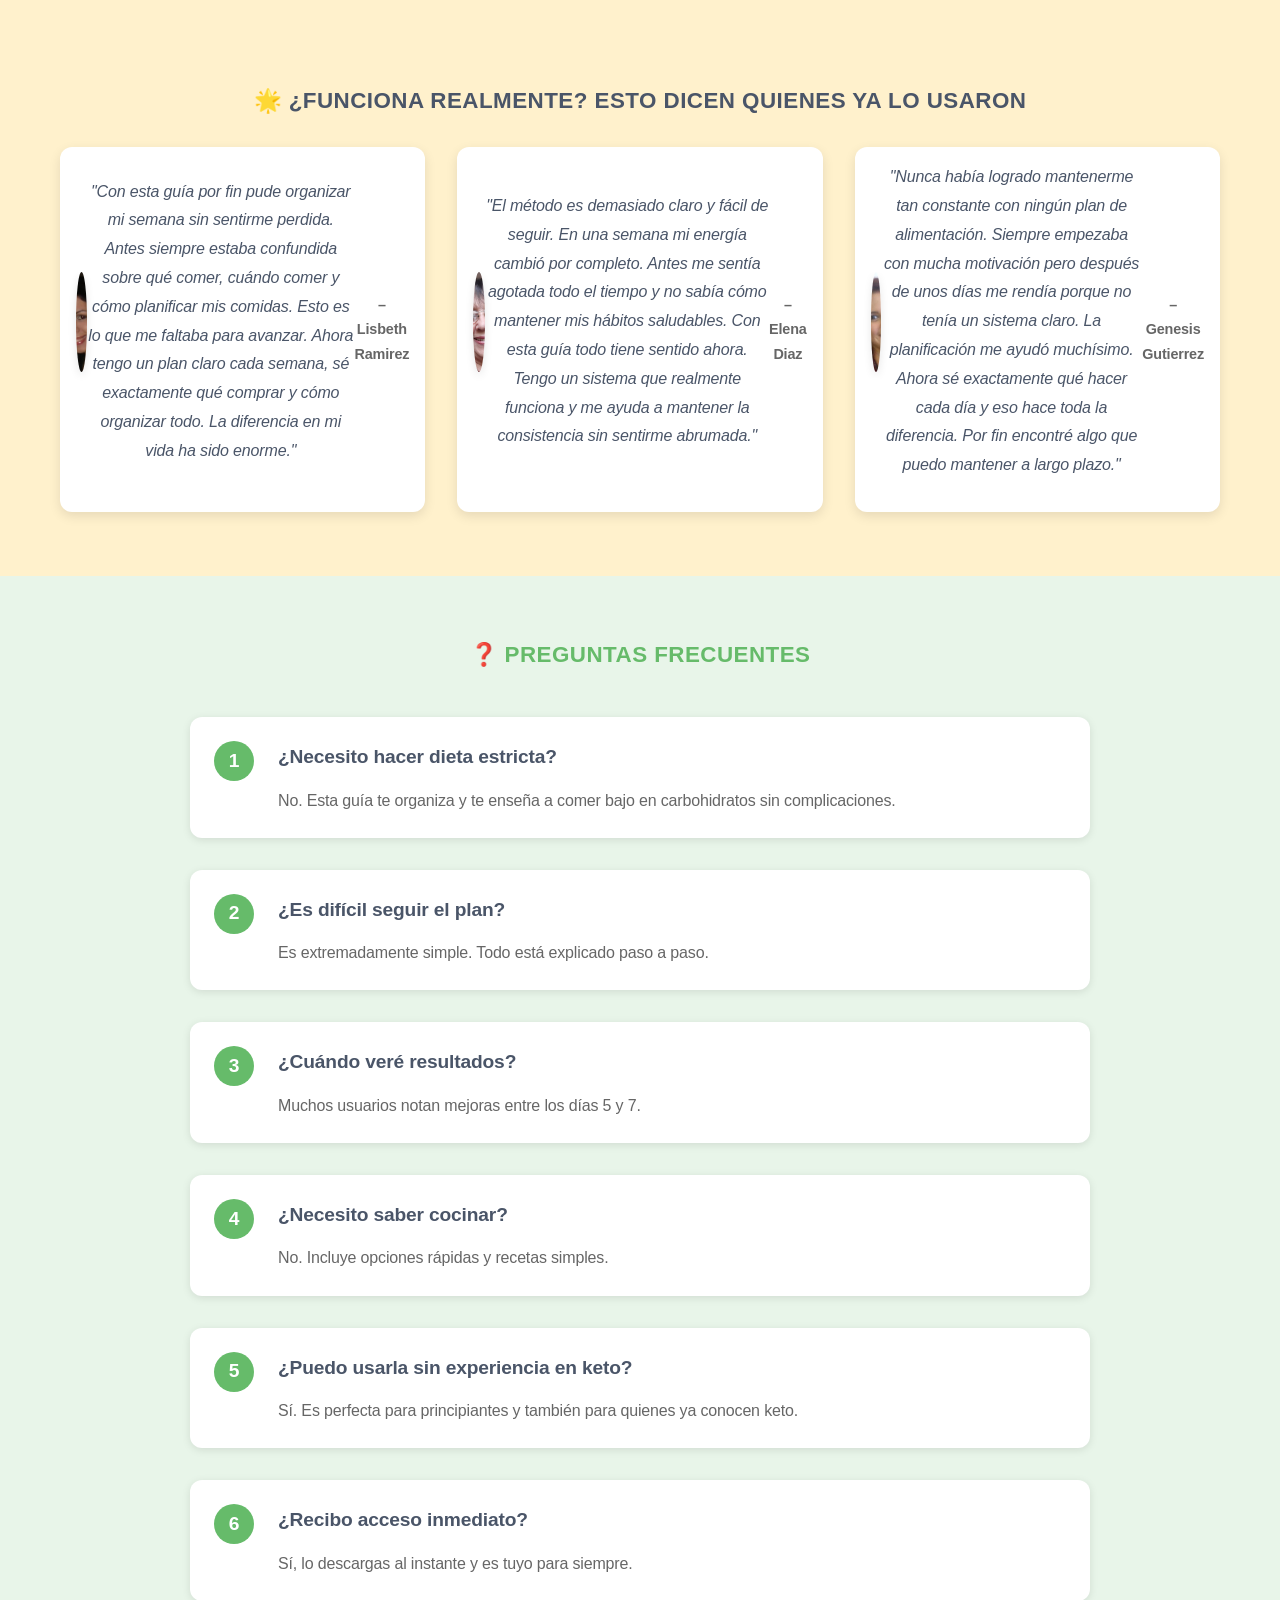
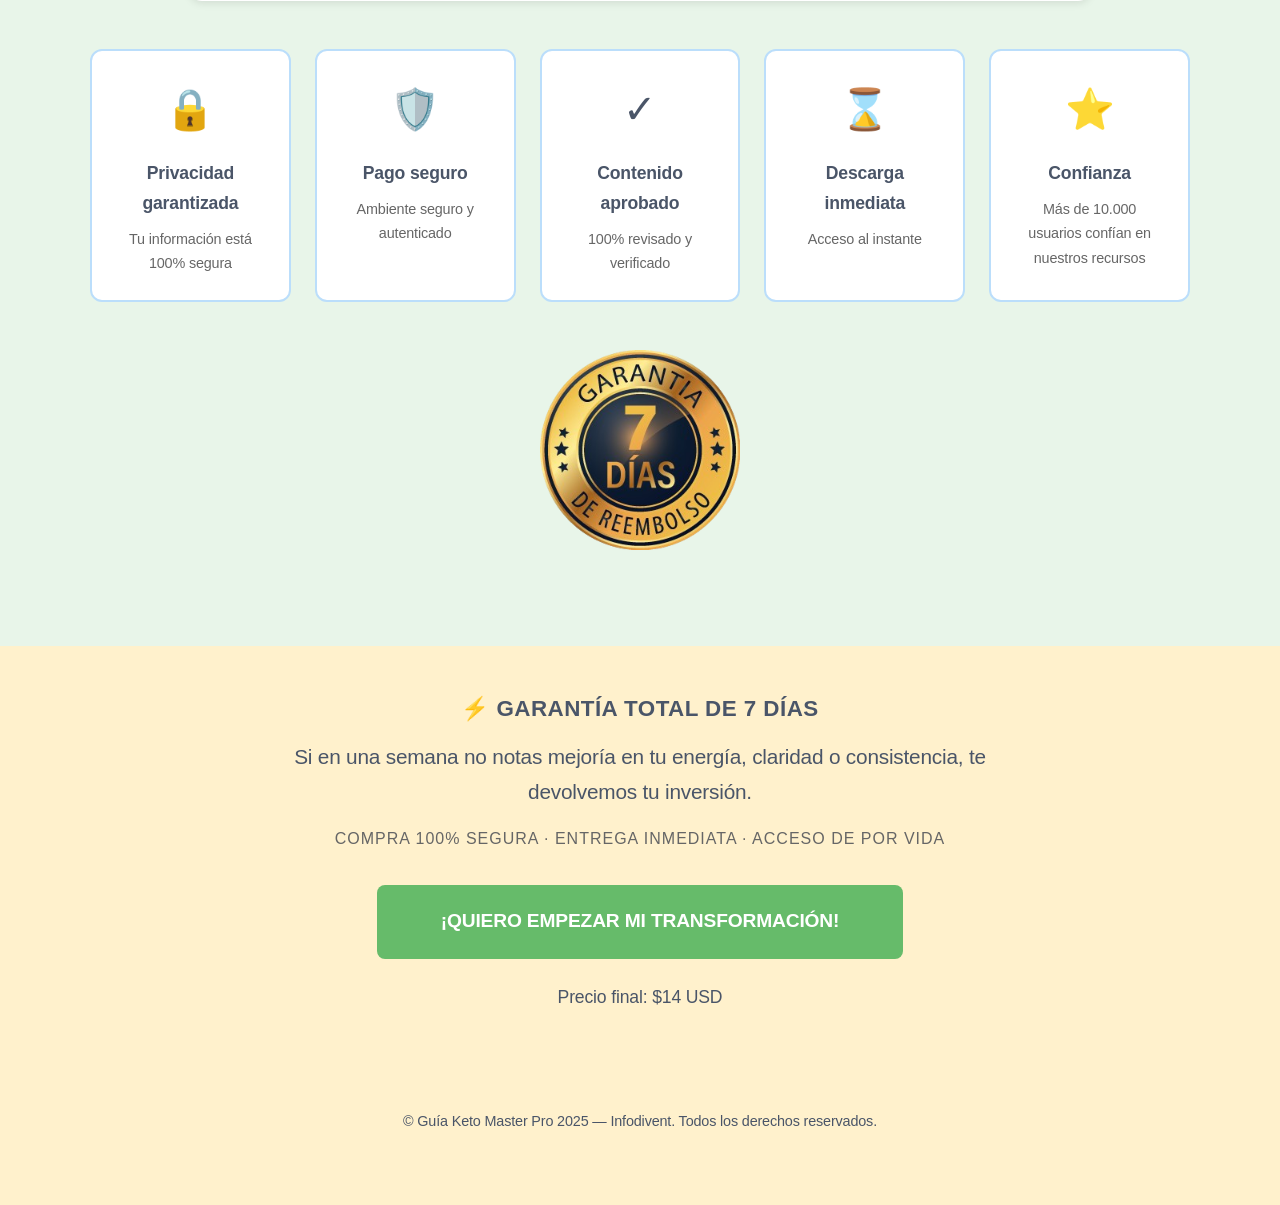
<file: guia-keto-uplift-master-pro.html>
<!DOCTYPE html>
<html lang="es">
<head>
    <meta charset="UTF-8">
    <meta name="viewport" content="width=device-width, initial-scale=1.0">
    <meta name="description" content="Guía Keto Master Pro - El sistema definitivo para organizar tu alimentación y acelerar tus resultados">
    <title>Guía Keto Master Pro</title>
    <link rel="preconnect" href="https://fonts.googleapis.com">
    <link rel="preconnect" href="https://fonts.gstatic.com" crossorigin>
    <link href="https://fonts.googleapis.com/css2?family=Inter:wght@400;500;600;700;800;900&display=swap" rel="stylesheet">
    <link rel="stylesheet" href="styles/css/main.css">
    <link rel="stylesheet" href="styles/css/keto.css">
    
    <!-- Meta Pixel Code -->
    <script>
    !function(f,b,e,v,n,t,s)
    {if(f.fbq)return;n=f.fbq=function(){n.callMethod?
    n.callMethod.apply(n,arguments):n.queue.push(arguments)};
    if(!f._fbq)f._fbq=n;n.push=n;n.loaded=!0;n.version='2.0';
    n.queue=[];t=b.createElement(e);t.async=!0;
    t.src=v;s=b.getElementsByTagName(e)[0];
    s.parentNode.insertBefore(t,s)}(window, document,'script',
    'https://connect.facebook.net/en_US/fbevents.js');
    fbq('init', '4253619061539789');
    fbq('track', 'PageView');
    </script>
    <noscript><img height="1" width="1" style="display:none"
    src="https://www.facebook.com/tr?id=4253619061539789&ev=PageView&noscript=1"
    /></noscript>
    <!-- End Meta Pixel Code -->
    
    <!-- Hotmart Launcher Script -->
    <script id="hotmart_launcher_script">
        (function(l,a,u,n,c,h,e,r){l['HotmartLauncherObject']=c;l[c]=l[c]||function(){
        (l[c].q=l[c].q||[]).push(arguments)},l[c].l=1*new Date();h=a.createElement(u),
        e=a.getElementsByTagName(u)[0];h.async=1;h.src=n;e.parentNode.insertBefore(h,e)
        })(window,document,'script','//launcher.hotmart.com/launcher.js','hot');

        hot('account','ddac3e12-2ec7-3f00-854d-c5126624ec9e');
    </script>
</head>
<body>
    <!-- Header -->
    <header class="header">
        <nav class="nav">
            <div class="container">
                <div class="nav-brand">
                    <a href="/" class="logo">
                        <img src="images/logo.png" alt="Infodivent" class="logo-image">
                        <span class="logo-text">Infodivent</span>
                    </a>
                </div>
                <ul class="nav-menu">
                    <li>
                        <div class="ebooks-dropdown">
                            <button class="dropdown-toggle">
                                Ebooks
                                <span class="dropdown-arrow">▼</span>
                            </button>
                            <div class="dropdown-menu">
                                <a href="recetas-keto-uplift" class="dropdown-item">
                                    <div class="dropdown-item-content">
                                        <h4 class="dropdown-item-title">Recetas Keto Uplift</h4>
                                        <p class="dropdown-item-description">110+ recetas fáciles para una vida sin inflamación</p>
                                    </div>
                                </a>
                                <a href="guia-keto-uplift-master-pro" class="dropdown-item">
                                    <div class="dropdown-item-content">
                                        <h4 class="dropdown-item-title">Guía Keto Master Pro</h4>
                                        <p class="dropdown-item-description">Sistema definitivo para organizar tu alimentación</p>
                                    </div>
                                </a>
                                <a href="recetas-postres-keto-uplift" class="dropdown-item">
                                    <div class="dropdown-item-content">
                                        <h4 class="dropdown-item-title">Postres Keto Uplift</h4>
                                        <p class="dropdown-item-description">Postres rápidos para emprender desde casa</p>
                                    </div>
                                </a>
                                <a href="guia-para-emprender-con-postres-keto-uplift" class="dropdown-item">
                                    <div class="dropdown-item-content">
                                        <h4 class="dropdown-item-title">Guía para Emprender con Postres Keto</h4>
                                        <p class="dropdown-item-description">Transforma tus postres keto en un negocio rentable</p>
                                    </div>
                                </a>
                            </div>
                        </div>
                    </li>
                </ul>
                <button class="mobile-menu-toggle" aria-label="Menu">
                    <span></span>
                    <span></span>
                    <span></span>
                </button>
            </div>
        </nav>
    </header>

    <!-- Hero Section -->
    <section class="keto-hero">
        <div class="container">
            <p class="hero-main-headline">¡DOMINA TU TRANSFORMACIÓN KETO CON EL MÉTODO MÁS COMPLETO!</p>
            <h1 class="keto-main-title">
                <span class="keto-title-line1">GUÍA</span>
                <span class="keto-title-line2">KETO MASTER PRO</span>
            </h1>
            <p class="hero-subtitle-main">EL SISTEMA DEFINITIVO PARA ORGANIZAR TU ALIMENTACIÓN, REDUCIR CARBOHIDRATOS Y ACELERAR TUS RESULTADOS</p>
            <p class="hero-subtitle-secondary">Planificación · Hábitos · Listas de compras · Mini recetas · Ayuno · Progreso · Mentalidad</p>
            
            <div class="ebook-cover-hero">
                <img src="images/portadaketoguia.jpg" alt="Portada Guía Keto Master Pro" class="ebook-cover-hero-image">
            </div>

            <div class="hero-description-box">
                <p class="hero-question">Descubre cómo acelerar tus avances, mantenerte constante y mejorar tu energía sin complicarte.</p>
                <p class="hero-answer">Un método diseñado para mujeres y hombres que quieren dejar la confusión y avanzar con claridad.</p>
                <p class="hero-result">Resultados desde el día 7 utilizando estrategias simples, efectivas y 100% naturales.</p>
            </div>

            <div class="hero-description-box">
                <h3 class="hero-box-title">¿Te cuesta mantener tus hábitos? ¿No sabes cómo organizar tu semana? ¿Sientes que siempre vuelves a lo mismo por falta de un plan?</h3>
                <p class="hero-answer">La Guía Keto Master Pro es tu plan estructurado, pensado para simplificar tus días, ayudarte a mantener disciplina y potenciar tus resultados.</p>
                <p class="hero-result">Un sistema práctico + herramientas imprimibles + mini recetas + organización semanal paso a paso.</p>
            </div>

            <div class="pricing-section">
                <p class="offer-text">Oferta exclusiva por tiempo limitado</p>
                <p class="price-text">
                    <span class="price-strikethrough">$35 USD</span>
                    <span class="price-current">HOY SOLO: $14 USD</span>
                </p>
                <p class="guarantee-text">Acceso inmediato · Pago seguro · Garantía de 7 días</p>
            </div>

            <div class="main-cta-section">
                <a href="https://pay.hotmart.com/V103173417R?checkoutMode=10&bid=1764302155158" target="_blank" rel="noopener noreferrer" class="btn btn-green btn-large">QUIERO LA GUÍA KETO MASTER PRO</a>
                <div class="security-badge">
                    <div class="shield-icon">🛡️</div>
                    <div class="security-text">
                        <p class="secure-text">Pago Seguro</p>
                        <p class="guarantee-text-small">Garantía de 7 días</p>
                    </div>
                </div>
            </div>
        </div>
    </section>

    <!-- Sección: Lo que incluye -->
    <section class="includes-section">
        <div class="container">
            <h2 class="includes-title">🍃 QUE APRENDERAS CON ESTA GUÍA</h2>
            <p class="includes-subtitle">UN PLAN COMPLETO DE 50 PÁGINAS PARA QUE PUEDAS:</p>
            <div class="includes-content">
                <div class="includes-list">
                    <div class="include-item">
                        <span class="include-icon">✔️</span>
                        <p>Crear tu menú semanal sin estrés</p>
                    </div>
                    <div class="include-item">
                        <span class="include-icon">✔️</span>
                        <p>Usar listas de supermercado optimizadas</p>
                    </div>
                    <div class="include-item">
                        <span class="include-icon">✔️</span>
                        <p>Entender cómo distribuir tus macros</p>
                    </div>
                    <div class="include-item">
                        <span class="include-icon">✔️</span>
                        <p>Aplicar protocolos de ayuno simples</p>
                    </div>
                    <div class="include-item">
                        <span class="include-icon">✔️</span>
                        <p>Aumentar tu energía durante todo el día</p>
                    </div>
                    <div class="include-item">
                        <span class="include-icon">✔️</span>
                        <p>Mantener consistencia sin sentirte abrumada/o</p>
                    </div>
                    <div class="include-item">
                        <span class="include-icon">✔️</span>
                        <p>Romper estancamientos y seguir progresando</p>
                    </div>
                    <div class="include-item">
                        <span class="include-icon">✔️</span>
                        <p>Usar rutinas rápidas para mejorar tu metabolismo</p>
                    </div>
                </div>
                <div class="includes-image-placeholder">
                    <img src="images/amadecasahaciendocompras.jpg" alt="Organización keto" class="cocinando-image">
                </div>
            </div>
            <p class="includes-note">Incluye herramientas descargables, tablas, pasos, tips, checklists y contenido premium nunca antes publicado.</p>
        </div>
    </section>

    <!-- Sección: Lo que vas a lograr -->
    <section class="logros-section-master">
        <div class="container">
            <h2 class="logros-title-master">💡 LO QUE VAS A LOGRAR CON KETO MASTER PRO</h2>
            <div class="antes-despues-master">
                <div class="antes-section-master">
                    <div class="section-label-master antes-label-master">ANTES:</div>
                    <ul class="logros-list-master">
                        <li>❌ Comes lo que encuentras</li>
                        <li>❌ No sabes cómo organizar tus comidas</li>
                        <li>❌ Te sientes pesada, sin claridad y con antojos</li>
                        <li>❌ Empiezas motivada pero te cuesta mantenerlo</li>
                        <li>❌ No sabes cómo romper estancamientos</li>
                    </ul>
                </div>
                <div class="despues-section-master">
                    <div class="section-label-master despues-label-master">DESPUÉS:</div>
                    <ul class="logros-list-master">
                        <li>✅ Tienes un plan semanal claro</li>
                        <li>✅ Sabes qué comer y cuándo</li>
                        <li>✅ Aprendes a controlar antojos fácilmente</li>
                        <li>✅ Sigues un método simple sin sentirte presionada</li>
                        <li>✅ Mejores digestiones y más energía todo el día</li>
                    </ul>
                </div>
            </div>
        </div>
    </section>

    <!-- Sección: ¿Qué incluye tu acceso? -->
    <section class="includes-section">
        <div class="container">
            <h2 class="includes-title">🔶 ¿QUÉ INCLUYE TU ACCESO A KETO MASTER PRO?</h2>
            <div class="includes-content">
                <div class="includes-list">
                    <div class="include-item">
                        <span class="include-icon">✔️</span>
                        <p>Plan semanal Keto PRO editable e imprimible</p>
                    </div>
                    <div class="include-item">
                        <span class="include-icon">✔️</span>
                        <p>Sistema 3×3 Keto (9 combinaciones rotativas fáciles)</p>
                    </div>
                    <div class="include-item">
                        <span class="include-icon">✔️</span>
                        <p>Lista de compras optimizada</p>
                    </div>
                    <div class="include-item">
                        <span class="include-icon">✔️</span>
                        <p>Tabla de macros para principiantes y avanzados</p>
                    </div>
                    <div class="include-item">
                        <span class="include-icon">✔️</span>
                        <p>Protocolos de Ayuno Intermitente (3 niveles)</p>
                    </div>
                    <div class="include-item">
                        <span class="include-icon">✔️</span>
                        <p>Tips para romper estancamientos metabólicos</p>
                    </div>
                    <div class="include-item">
                        <span class="include-icon">✔️</span>
                        <p>Estrategias para aumentar energía y saciedad</p>
                    </div>
                    <div class="include-item">
                        <span class="include-icon">✔️</span>
                        <p>Plantillas de organización diaria</p>
                    </div>
                    <div class="include-item">
                        <span class="include-icon">✔️</span>
                        <p>Mini recetario PRO (12 recetas rápidas)</p>
                    </div>
                    <div class="include-item">
                        <span class="include-icon">✔️</span>
                        <p>Checklist de hábitos esenciales</p>
                    </div>
                    <div class="include-item">
                        <span class="include-icon">✔️</span>
                        <p>Acceso inmediato y para siempre</p>
                    </div>
                </div>
                <div class="includes-image-placeholder">
                    <img src="images/amadecasaorganizando.jpg" alt="Organizando con la guía" class="cocinando-image">
                </div>
            </div>
        </div>
    </section>

    <!-- Sección: Testimonios -->
    <section class="testimonios-section">
        <div class="container">
            <h2 class="testimonios-title-main">🌟 ¿FUNCIONA REALMENTE? ESTO DICEN QUIENES YA LO USARON</h2>
            <div class="testimonios-grid-new">
                <div class="testimonio-card-new">
                    <div class="testimonio-avatar-new">
                        <img src="images/lisbet.jpg" alt="Lisbeth Ramirez" class="testimonio-photo">
                    </div>
                    <p class="testimonio-text">"Con esta guía por fin pude organizar mi semana sin sentirme perdida. Antes siempre estaba confundida sobre qué comer, cuándo comer y cómo planificar mis comidas. Esto es lo que me faltaba para avanzar. Ahora tengo un plan claro cada semana, sé exactamente qué comprar y cómo organizar todo. La diferencia en mi vida ha sido enorme."</p>
                    <p class="testimonio-author">– Lisbeth Ramirez</p>
                </div>
                <div class="testimonio-card-new">
                    <div class="testimonio-avatar-new">
                        <img src="images/Elena.jpg" alt="Elena Diaz" class="testimonio-photo">
                    </div>
                    <p class="testimonio-text">"El método es demasiado claro y fácil de seguir. En una semana mi energía cambió por completo. Antes me sentía agotada todo el tiempo y no sabía cómo mantener mis hábitos saludables. Con esta guía todo tiene sentido ahora. Tengo un sistema que realmente funciona y me ayuda a mantener la consistencia sin sentirme abrumada."</p>
                    <p class="testimonio-author">– Elena Diaz</p>
                </div>
                <div class="testimonio-card-new">
                    <div class="testimonio-avatar-new">
                        <img src="images/genesis.jpg" alt="Genesis Gutierrez" class="testimonio-photo">
                    </div>
                    <p class="testimonio-text">"Nunca había logrado mantenerme tan constante con ningún plan de alimentación. Siempre empezaba con mucha motivación pero después de unos días me rendía porque no tenía un sistema claro. La planificación me ayudó muchísimo. Ahora sé exactamente qué hacer cada día y eso hace toda la diferencia. Por fin encontré algo que puedo mantener a largo plazo."</p>
                    <p class="testimonio-author">– Genesis Gutierrez</p>
                </div>
            </div>
        </div>
    </section>

    <!-- Sección: Preguntas Frecuentes -->
    <section class="faq-section">
        <div class="container">
            <h2 class="faq-title">❓ PREGUNTAS FRECUENTES</h2>
            <div class="faq-list">
                <div class="faq-item">
                    <div class="faq-number">1</div>
                    <div class="faq-content">
                        <h3 class="faq-question">¿Necesito hacer dieta estricta?</h3>
                        <p class="faq-answer">No. Esta guía te organiza y te enseña a comer bajo en carbohidratos sin complicaciones.</p>
                    </div>
                </div>
                <div class="faq-item">
                    <div class="faq-number">2</div>
                    <div class="faq-content">
                        <h3 class="faq-question">¿Es difícil seguir el plan?</h3>
                        <p class="faq-answer">Es extremadamente simple. Todo está explicado paso a paso.</p>
                    </div>
                </div>
                <div class="faq-item">
                    <div class="faq-number">3</div>
                    <div class="faq-content">
                        <h3 class="faq-question">¿Cuándo veré resultados?</h3>
                        <p class="faq-answer">Muchos usuarios notan mejoras entre los días 5 y 7.</p>
                    </div>
                </div>
                <div class="faq-item">
                    <div class="faq-number">4</div>
                    <div class="faq-content">
                        <h3 class="faq-question">¿Necesito saber cocinar?</h3>
                        <p class="faq-answer">No. Incluye opciones rápidas y recetas simples.</p>
                    </div>
                </div>
                <div class="faq-item">
                    <div class="faq-number">5</div>
                    <div class="faq-content">
                        <h3 class="faq-question">¿Puedo usarla sin experiencia en keto?</h3>
                        <p class="faq-answer">Sí. Es perfecta para principiantes y también para quienes ya conocen keto.</p>
                    </div>
                </div>
                <div class="faq-item">
                    <div class="faq-number">6</div>
                    <div class="faq-content">
                        <h3 class="faq-question">¿Recibo acceso inmediato?</h3>
                        <p class="faq-answer">Sí, lo descargas al instante y es tuyo para siempre.</p>
                    </div>
                </div>
            </div>

            <div class="features-boxes">
                <div class="feature-box">
                    <div class="feature-box-icon">🔒</div>
                    <h4>Privacidad garantizada</h4>
                    <p>Tu información está 100% segura</p>
                </div>
                <div class="feature-box">
                    <div class="feature-box-icon">🛡️</div>
                    <h4>Pago seguro</h4>
                    <p>Ambiente seguro y autenticado</p>
                </div>
                <div class="feature-box">
                    <div class="feature-box-icon">✓</div>
                    <h4>Contenido aprobado</h4>
                    <p>100% revisado y verificado</p>
                </div>
                <div class="feature-box">
                    <div class="feature-box-icon">⌛</div>
                    <h4>Descarga inmediata</h4>
                    <p>Acceso al instante</p>
                </div>
                <div class="feature-box">
                    <div class="feature-box-icon">⭐</div>
                    <h4>Confianza</h4>
                    <p>Más de 10.000 usuarios confían en nuestros recursos</p>
                </div>
            </div>

            <div class="guarantee-badge-single">
                <img src="images/garantia.png" alt="Garantía" class="guarantee-badge-image">
            </div>
        </div>
    </section>

    <!-- CTA Final -->
    <section id="comprar" class="cta-final-section">
        <div class="container">
            <div class="cta-final-content">
                <h2 class="cta-final-title">⚡ GARANTÍA TOTAL DE 7 DÍAS</h2>
                <p class="cta-final-text">Si en una semana no notas mejoría en tu energía, claridad o consistencia, te devolvemos tu inversión.</p>
                <p class="cta-final-subtext">COMPRA 100% SEGURA · ENTREGA INMEDIATA · ACCESO DE POR VIDA</p>
                <a href="https://pay.hotmart.com/V103173417R?checkoutMode=10&bid=1764302155158" target="_blank" rel="noopener noreferrer" class="btn btn-green btn-large">¡QUIERO EMPEZAR MI TRANSFORMACIÓN!</a>
                <p class="cta-price-note">Precio final: $14 USD</p>
            </div>
        </div>
    </section>

    <!-- HOTMART - Sales Funnel Widget -->
    <!--- sales funnel container --->
    <div id="hotmart-sales-funnel"></div>

    <!--- script load and setup --->
    <script src="https://checkout.hotmart.com/lib/hotmart-checkout-elements.js"></script>
    <script>
        checkoutElements.init('salesFunnel').mount('#hotmart-sales-funnel')
    </script>
    <!-- HOTMART - Sales Funnel Widget -->

    <!-- Footer -->
    <footer class="keto-footer">
        <div class="container">
            <p class="footer-copyright">© Guía Keto Master Pro 2025 — Infodivent. Todos los derechos reservados.</p>
        </div>
    </footer>

    <script src="js/main.js"></script>
</body>
</html>
</file>
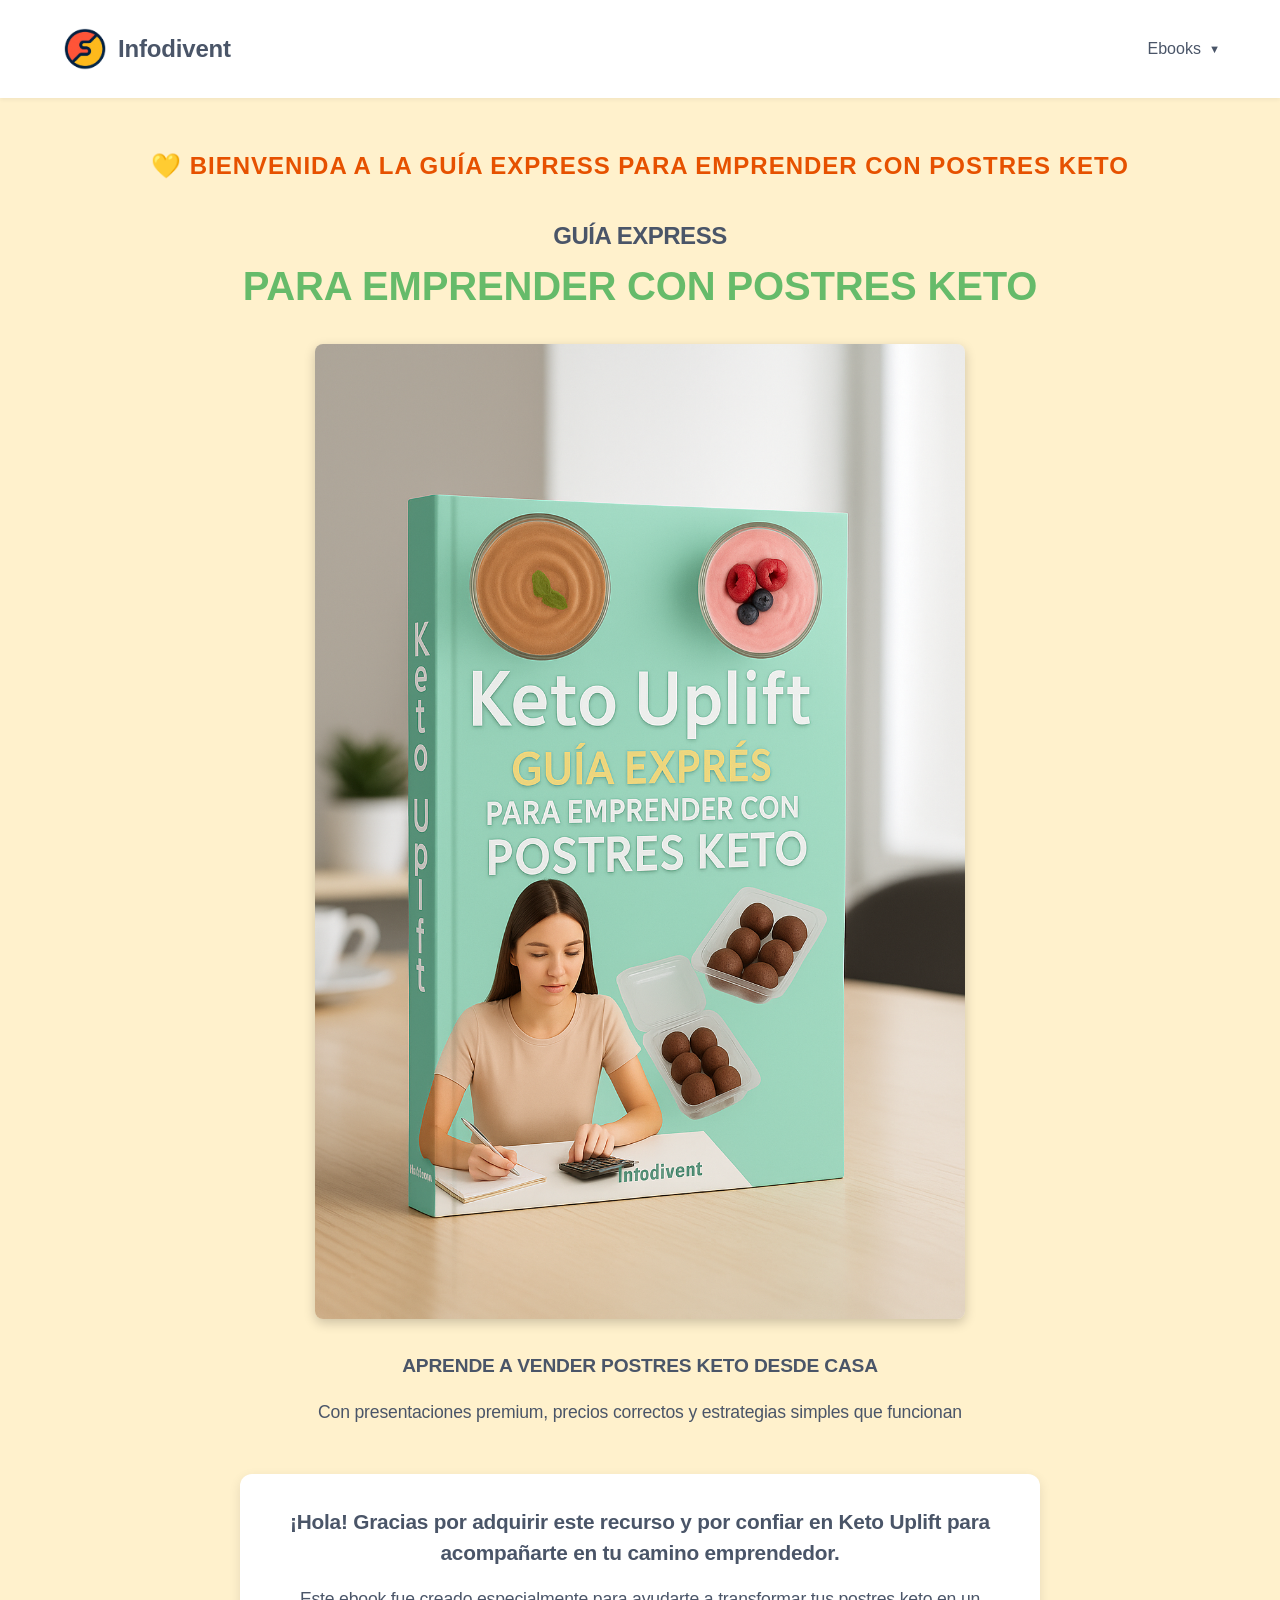
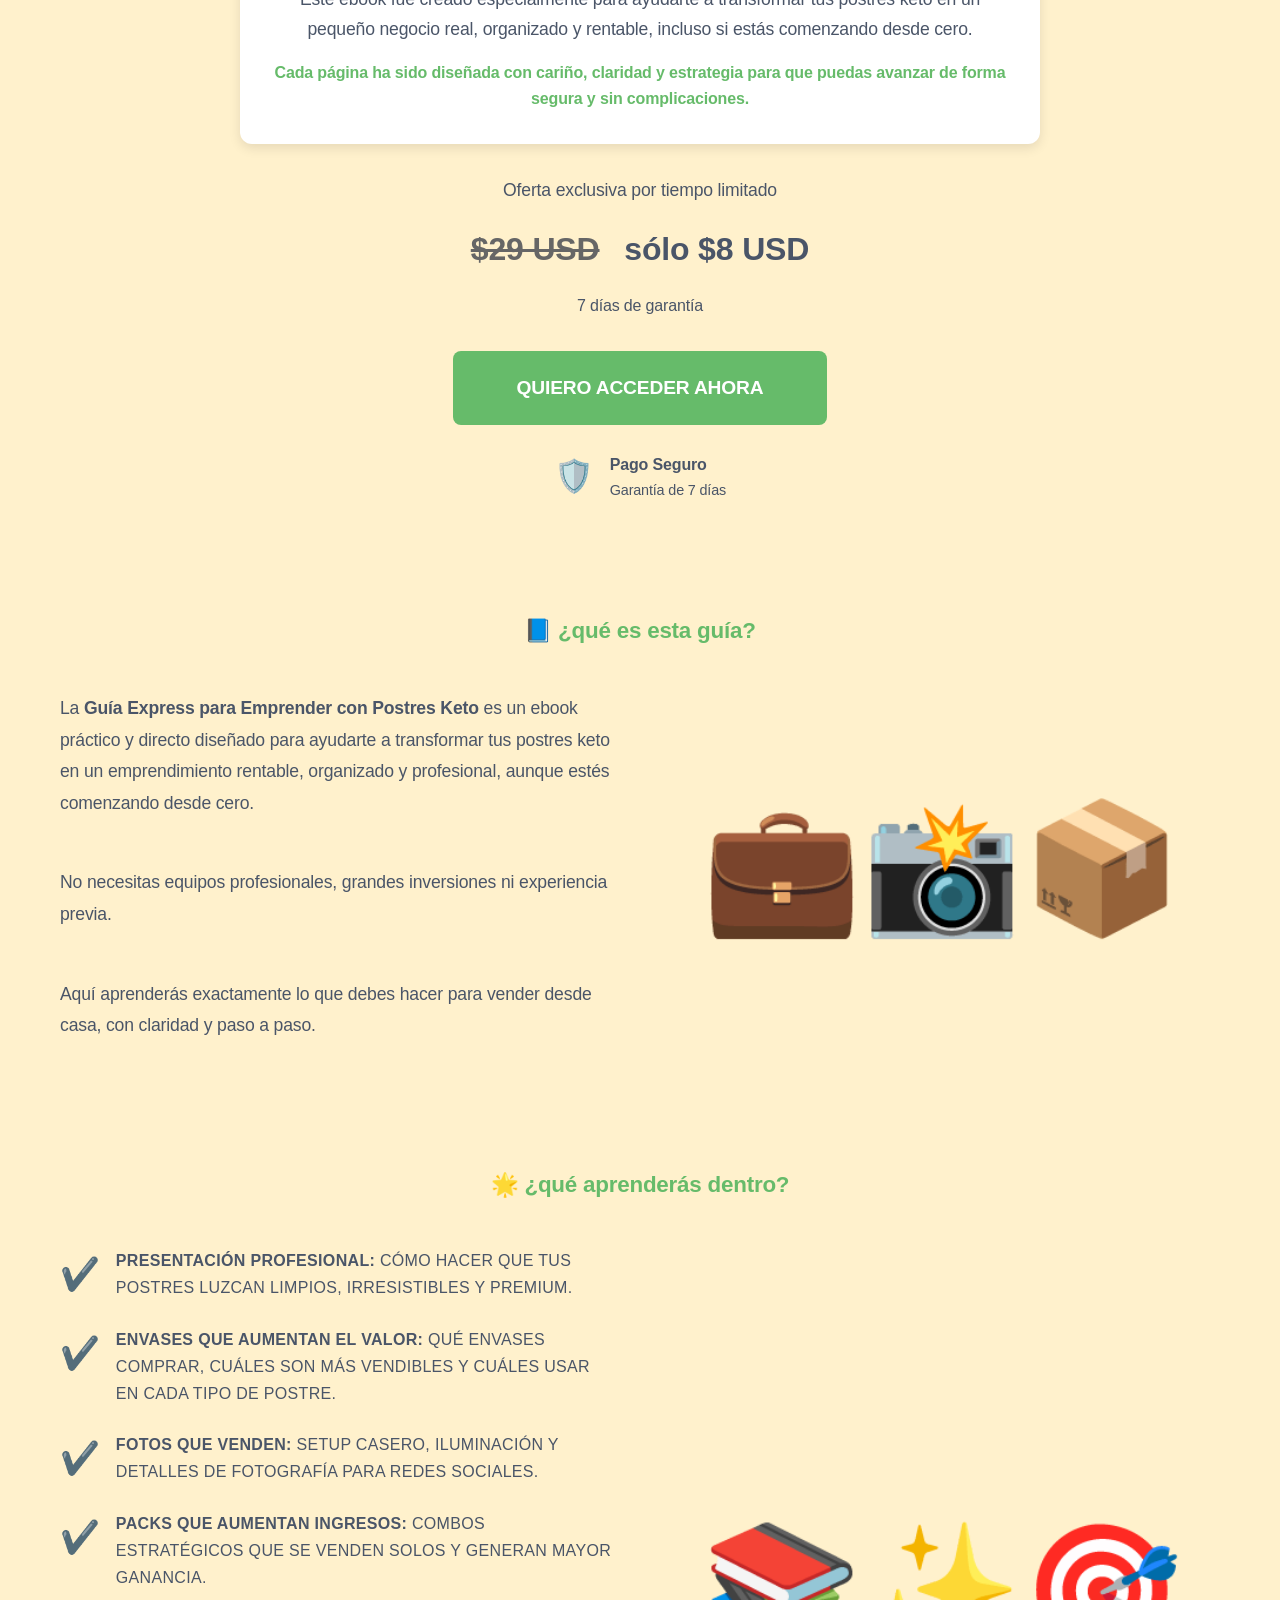
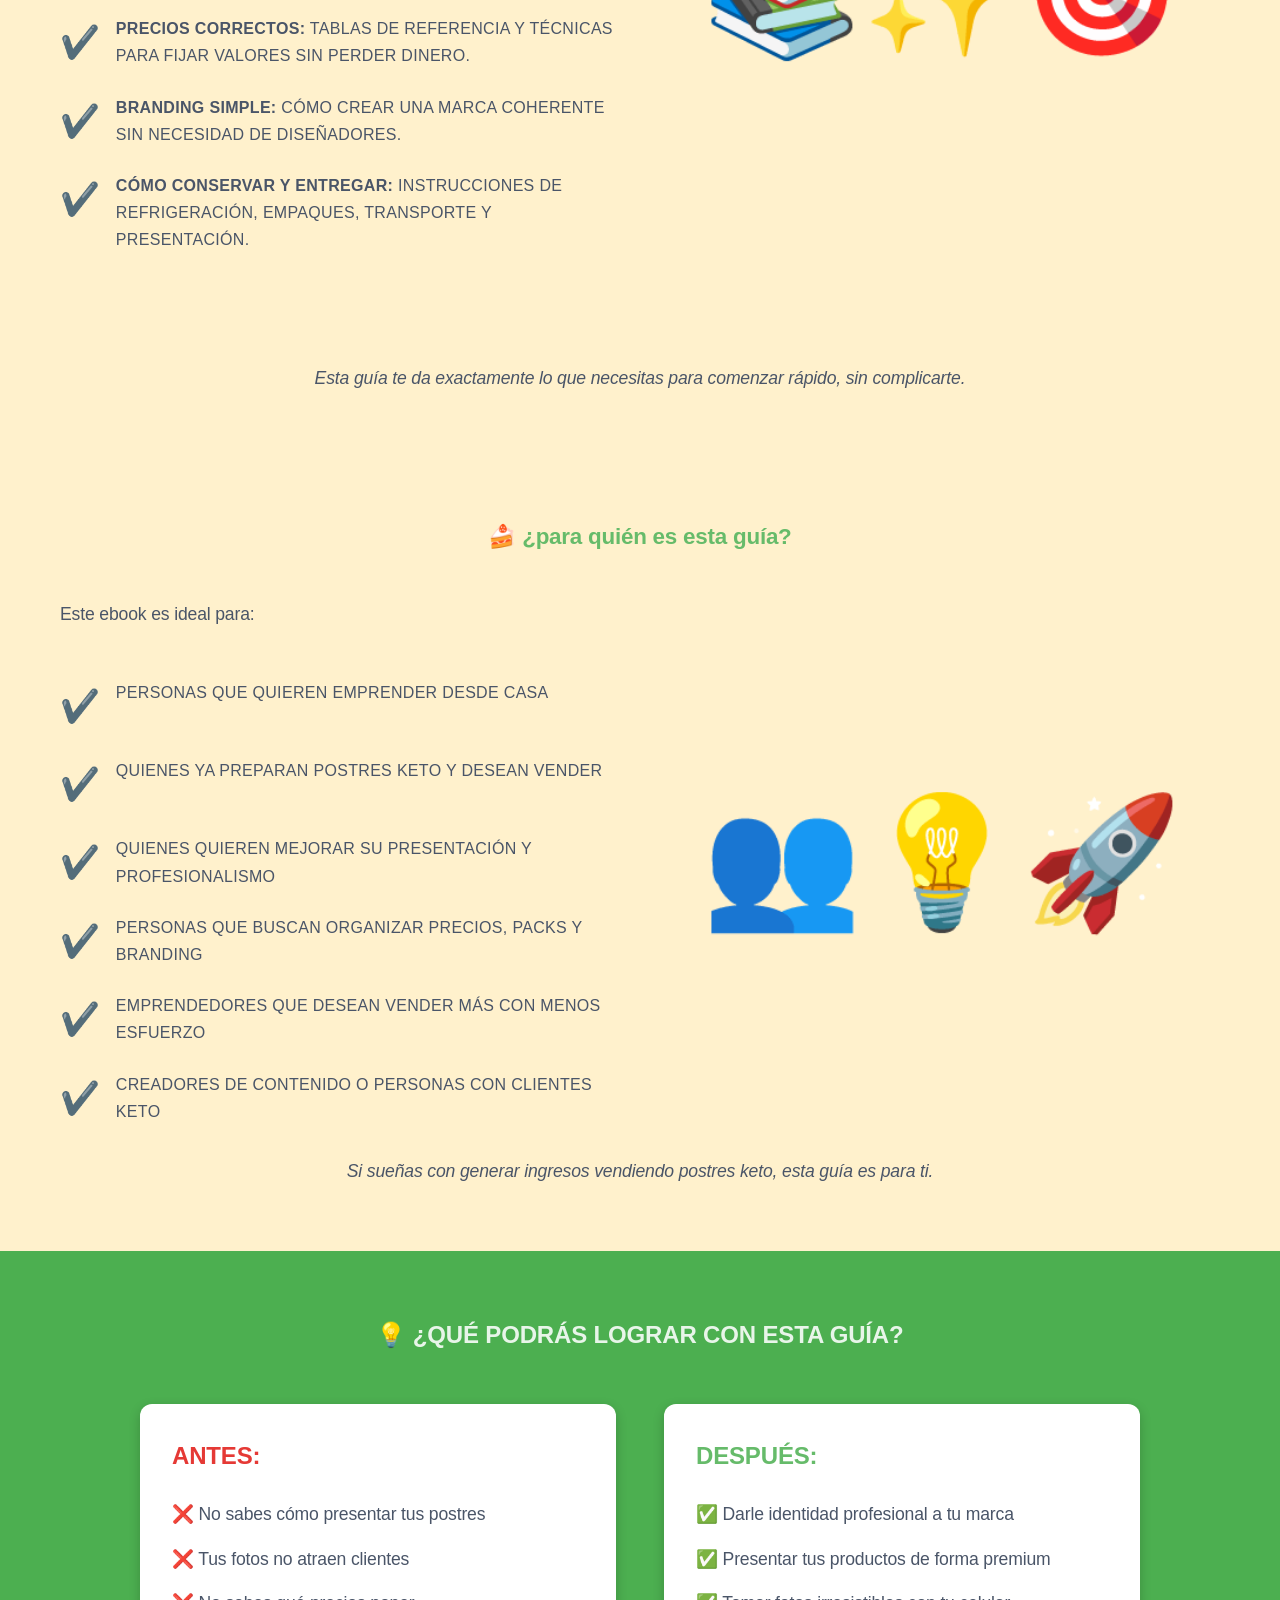
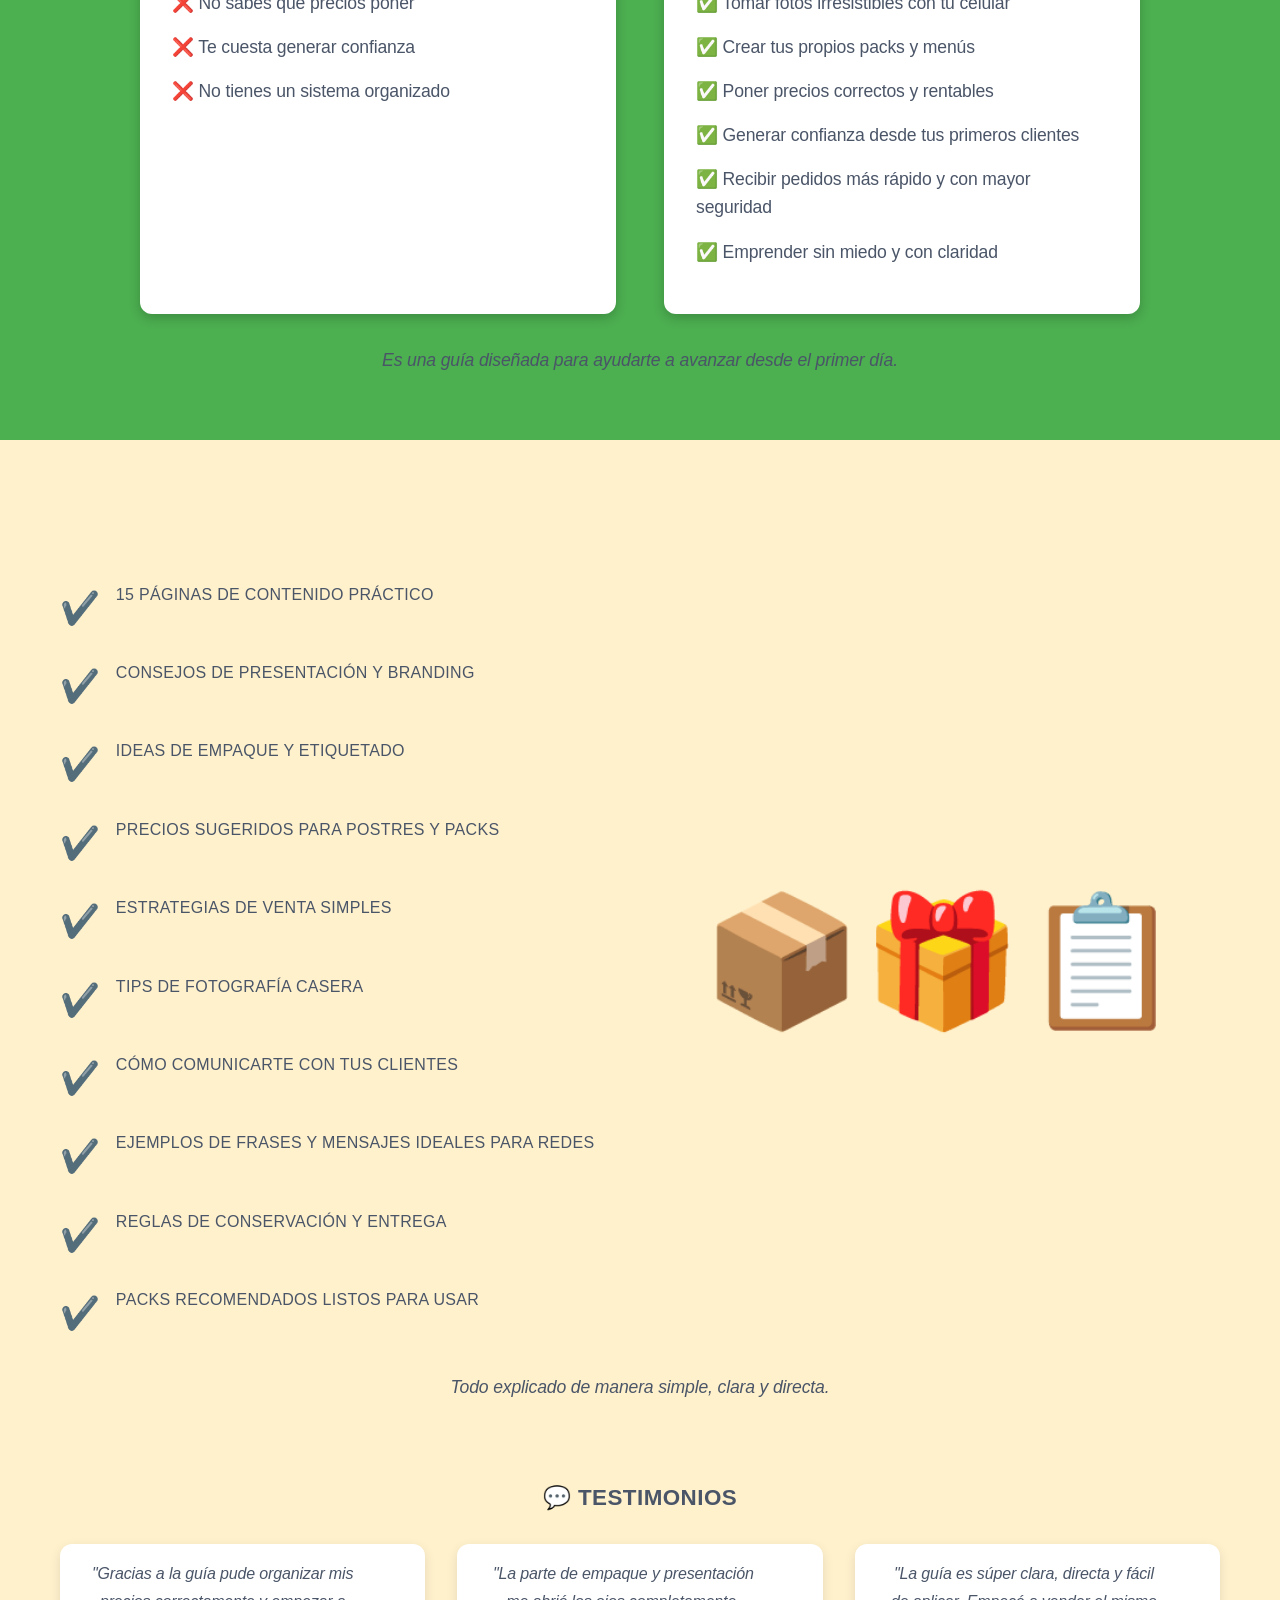
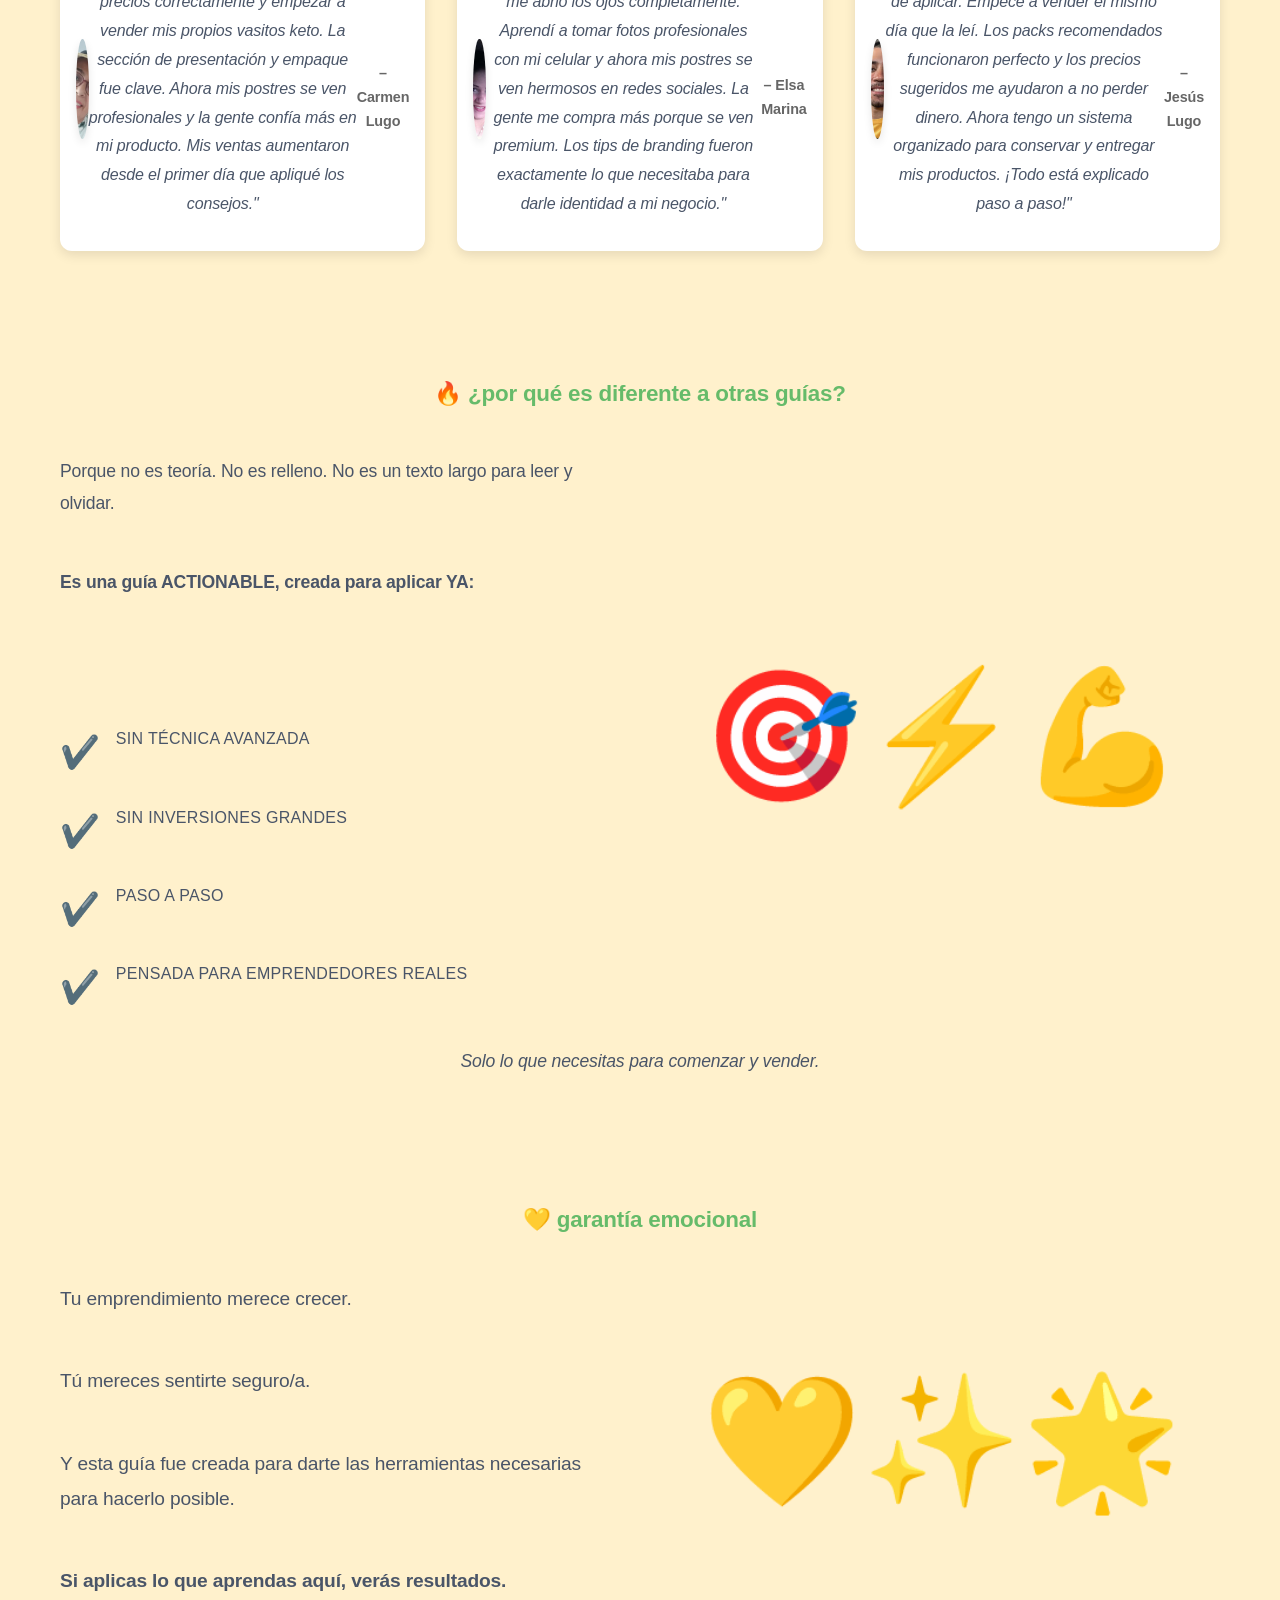
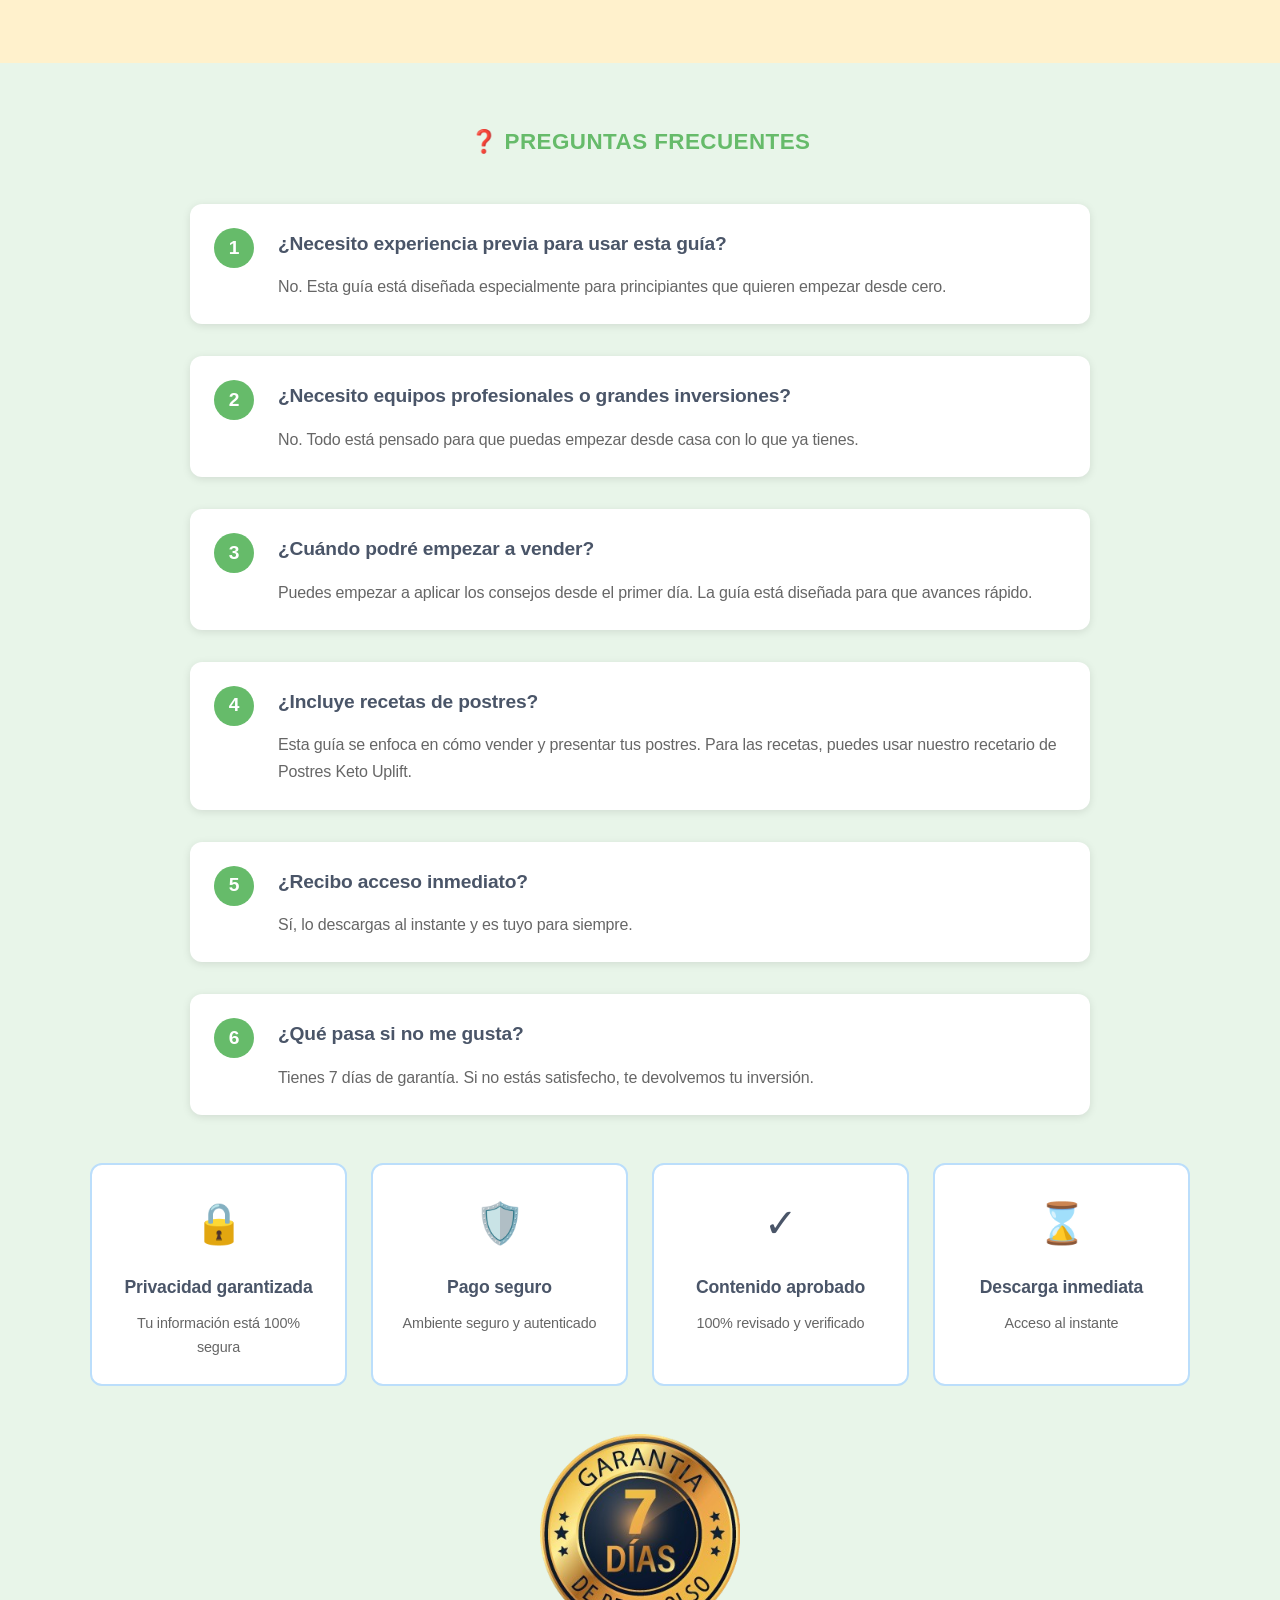
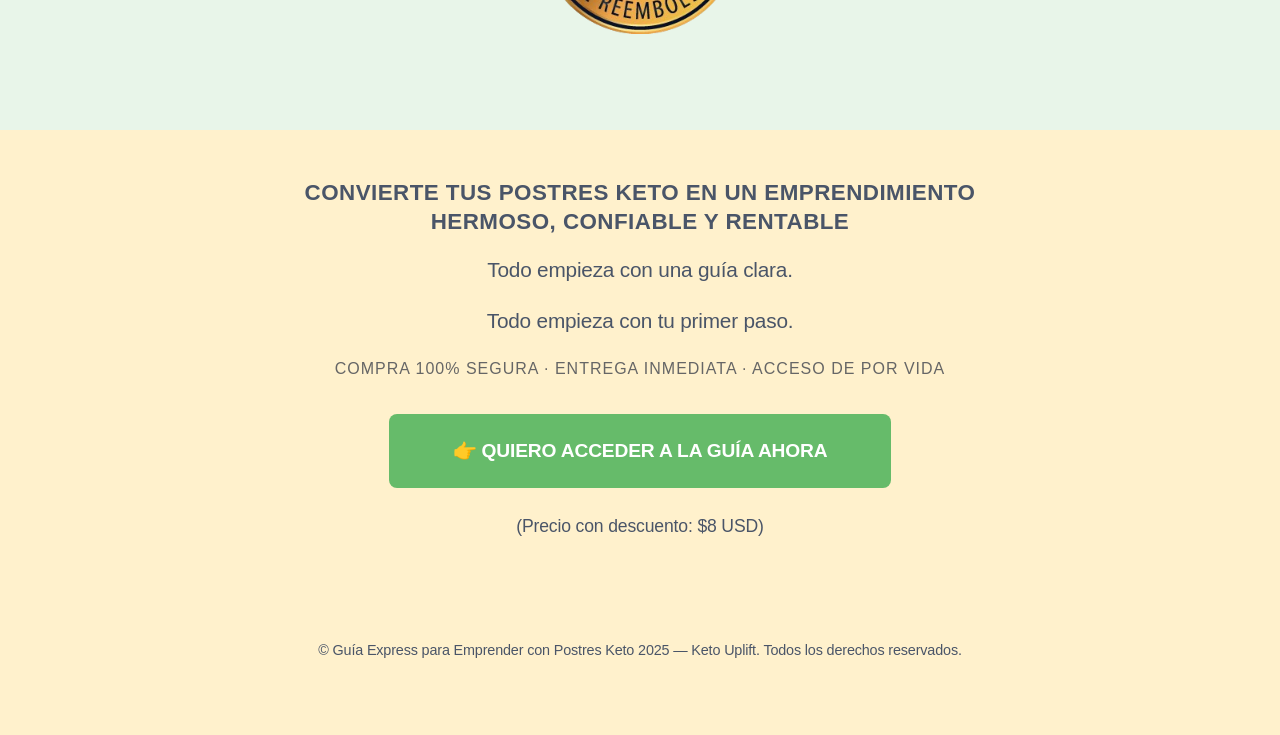
<file: guia-para-emprender-con-postres-keto-uplift.html>
<!DOCTYPE html>
<html lang="es">
<head>
    <meta charset="UTF-8">
    <meta name="viewport" content="width=device-width, initial-scale=1.0">
    <meta name="description" content="Guía Express para Emprender con Postres Keto - Aprende a vender postres keto desde casa con presentaciones premium y estrategias simples">
    <title>Guía Express para Emprender con Postres Keto - Keto Uplift</title>
    <link rel="preconnect" href="https://fonts.googleapis.com">
    <link rel="preconnect" href="https://fonts.gstatic.com" crossorigin>
    <link href="https://fonts.googleapis.com/css2?family=Inter:wght@400;500;600;700;800;900&display=swap" rel="stylesheet">
    <link rel="stylesheet" href="styles/css/main.css">
    <link rel="stylesheet" href="styles/css/keto.css">
    
    <!-- Meta Pixel Code -->
    <script>
    !function(f,b,e,v,n,t,s)
    {if(f.fbq)return;n=f.fbq=function(){n.callMethod?
    n.callMethod.apply(n,arguments):n.queue.push(arguments)};
    if(!f._fbq)f._fbq=n;n.push=n;n.loaded=!0;n.version='2.0';
    n.queue=[];t=b.createElement(e);t.async=!0;
    t.src=v;s=b.getElementsByTagName(e)[0];
    s.parentNode.insertBefore(t,s)}(window, document,'script',
    'https://connect.facebook.net/en_US/fbevents.js');
    fbq('init', '4253619061539789');
    fbq('track', 'PageView');
    </script>
    <noscript><img height="1" width="1" style="display:none"
    src="https://www.facebook.com/tr?id=4253619061539789&ev=PageView&noscript=1"
    /></noscript>
    <!-- End Meta Pixel Code -->
    
    <!-- Hotmart Launcher Script -->
    <script id="hotmart_launcher_script">
        (function(l,a,u,n,c,h,e,r){l['HotmartLauncherObject']=c;l[c]=l[c]||function(){
        (l[c].q=l[c].q||[]).push(arguments)},l[c].l=1*new Date();h=a.createElement(u),
        e=a.getElementsByTagName(u)[0];h.async=1;h.src=n;e.parentNode.insertBefore(h,e)
        })(window,document,'script','//launcher.hotmart.com/launcher.js','hot');

        hot('account','ddac3e12-2ec7-3f00-854d-c5126624ec9e');
    </script>
</head>
<body>
    <!-- Header -->
    <header class="header">
        <nav class="nav">
            <div class="container">
                <div class="nav-brand">
                    <a href="/" class="logo">
                        <img src="images/logo.png" alt="Infodivent" class="logo-image">
                        <span class="logo-text">Infodivent</span>
                    </a>
                </div>
                <ul class="nav-menu">
                    <li>
                        <div class="ebooks-dropdown">
                            <button class="dropdown-toggle">
                                Ebooks
                                <span class="dropdown-arrow">▼</span>
                            </button>
                            <div class="dropdown-menu">
                                <a href="recetas-keto-uplift" class="dropdown-item">
                                    <div class="dropdown-item-content">
                                        <h4 class="dropdown-item-title">Recetas Keto Uplift</h4>
                                        <p class="dropdown-item-description">110+ recetas fáciles para una vida sin inflamación</p>
                                    </div>
                                </a>
                                <a href="guia-keto-uplift-master-pro" class="dropdown-item">
                                    <div class="dropdown-item-content">
                                        <h4 class="dropdown-item-title">Guía Keto Master Pro</h4>
                                        <p class="dropdown-item-description">Sistema definitivo para organizar tu alimentación</p>
                                    </div>
                                </a>
                                <a href="recetas-postres-keto-uplift" class="dropdown-item">
                                    <div class="dropdown-item-content">
                                        <h4 class="dropdown-item-title">Postres Keto Uplift</h4>
                                        <p class="dropdown-item-description">Postres rápidos para emprender desde casa</p>
                                    </div>
                                </a>
                                <a href="guia-para-emprender-con-postres-keto-uplift" class="dropdown-item">
                                    <div class="dropdown-item-content">
                                        <h4 class="dropdown-item-title">Guía para Emprender con Postres Keto</h4>
                                        <p class="dropdown-item-description">Transforma tus postres keto en un negocio rentable</p>
                                    </div>
                                </a>
                            </div>
                        </div>
                    </li>
                </ul>
                <button class="mobile-menu-toggle" aria-label="Menu">
                    <span></span>
                    <span></span>
                    <span></span>
                </button>
            </div>
        </nav>
    </header>

    <!-- Hero Section -->
    <section class="keto-hero">
        <div class="container">
            <p class="hero-main-headline">💛 BIENVENIDA A LA GUÍA EXPRESS PARA EMPRENDER CON POSTRES KETO</p>
            <h1 class="keto-main-title">
                <span class="keto-title-line1">GUÍA EXPRESS</span>
                <span class="keto-title-line2">PARA EMPRENDER CON POSTRES KETO</span>
            </h1>
            <div class="ebook-cover-hero">
                <img src="images/guia-para-emprender.png" alt="Portada Guía para Emprender con Postres Keto" class="ebook-cover-hero-image">
            </div>
            <p class="hero-subtitle-main">APRENDE A VENDER POSTRES KETO DESDE CASA</p>
            <p class="hero-subtitle-secondary">Con presentaciones premium, precios correctos y estrategias simples que funcionan</p>
            
            <div class="hero-description-box">
                <p class="hero-question">¡Hola! Gracias por adquirir este recurso y por confiar en Keto Uplift para acompañarte en tu camino emprendedor.</p>
                <p class="hero-answer">Este ebook fue creado especialmente para ayudarte a transformar tus postres keto en un pequeño negocio real, organizado y rentable, incluso si estás comenzando desde cero.</p>
                <p class="hero-result">Cada página ha sido diseñada con cariño, claridad y estrategia para que puedas avanzar de forma segura y sin complicaciones.</p>
            </div>

            <div class="pricing-section">
                <p class="offer-text">Oferta exclusiva por tiempo limitado</p>
                <p class="price-text">
                    <span class="price-strikethrough">$29 USD</span>
                    <span class="price-current">sólo $8 USD</span>
                </p>
                <p class="guarantee-text">7 días de garantía</p>
            </div>

            <div class="main-cta-section">
                <a href="https://pay.hotmart.com/G103219950D?checkoutMode=10" target="_blank" rel="noopener noreferrer" class="btn btn-green btn-large">QUIERO ACCEDER AHORA</a>
                <div class="security-badge">
                    <div class="shield-icon">🛡️</div>
                    <div class="security-text">
                        <p class="secure-text">Pago Seguro</p>
                        <p class="guarantee-text-small">Garantía de 7 días</p>
                    </div>
                </div>
            </div>
        </div>
    </section>

    <!-- Sección: ¿Qué es esta guía? -->
    <section class="includes-section">
        <div class="container">
            <h2 class="includes-title">📘 ¿QUÉ ES ESTA GUÍA?</h2>
            <div class="includes-content">
                <div class="includes-list">
                    <p style="font-size: 1.1rem; line-height: 1.8; margin-bottom: 1.5rem;">La <strong>Guía Express para Emprender con Postres Keto</strong> es un ebook práctico y directo diseñado para ayudarte a transformar tus postres keto en un emprendimiento rentable, organizado y profesional, aunque estés comenzando desde cero.</p>
                    <p style="font-size: 1.1rem; line-height: 1.8; margin-bottom: 1.5rem;">No necesitas equipos profesionales, grandes inversiones ni experiencia previa.</p>
                    <p style="font-size: 1.1rem; line-height: 1.8;">Aquí aprenderás exactamente lo que debes hacer para vender desde casa, con claridad y paso a paso.</p>
                </div>
                <div class="includes-image-placeholder">
                    <div style="font-size: 8rem; text-align: center; padding: 2rem;">💼📸📦</div>
                </div>
            </div>
        </div>
    </section>

    <!-- Sección: ¿Qué aprenderás dentro? -->
    <section class="includes-section">
        <div class="container">
            <h2 class="includes-title">🌟 ¿QUÉ APRENDERÁS DENTRO?</h2>
            <div class="includes-content">
                <div class="includes-list">
                    <div class="include-item">
                        <span class="include-icon">✔️</span>
                        <p><strong>Presentación profesional:</strong> Cómo hacer que tus postres luzcan limpios, irresistibles y premium.</p>
                    </div>
                    <div class="include-item">
                        <span class="include-icon">✔️</span>
                        <p><strong>Envases que aumentan el valor:</strong> Qué envases comprar, cuáles son más vendibles y cuáles usar en cada tipo de postre.</p>
                    </div>
                    <div class="include-item">
                        <span class="include-icon">✔️</span>
                        <p><strong>Fotos que venden:</strong> Setup casero, iluminación y detalles de fotografía para redes sociales.</p>
                    </div>
                    <div class="include-item">
                        <span class="include-icon">✔️</span>
                        <p><strong>Packs que aumentan ingresos:</strong> Combos estratégicos que se venden solos y generan mayor ganancia.</p>
                    </div>
                    <div class="include-item">
                        <span class="include-icon">✔️</span>
                        <p><strong>Precios correctos:</strong> Tablas de referencia y técnicas para fijar valores sin perder dinero.</p>
                    </div>
                    <div class="include-item">
                        <span class="include-icon">✔️</span>
                        <p><strong>Branding simple:</strong> Cómo crear una marca coherente sin necesidad de diseñadores.</p>
                    </div>
                    <div class="include-item">
                        <span class="include-icon">✔️</span>
                        <p><strong>Cómo conservar y entregar:</strong> Instrucciones de refrigeración, empaques, transporte y presentación.</p>
                    </div>
                    <div class="include-item">
                        <span class="include-icon">✔️</span>
                        <p><strong>Cómo generar confianza:</strong> Reglas de oro para que tus clientes te compren con seguridad.</p>
                    </div>
                </div>
                <div class="includes-image-placeholder">
                    <div style="font-size: 8rem; text-align: center; padding: 2rem;">📚✨🎯</div>
                </div>
            </div>
            <p class="includes-note" style="margin-top: 2rem; font-size: 1.1rem;">Esta guía te da exactamente lo que necesitas para comenzar rápido, sin complicarte.</p>
        </div>
    </section>

    <!-- Sección: ¿Para quién es esta guía? -->
    <section class="includes-section">
        <div class="container">
            <h2 class="includes-title">🍰 ¿PARA QUIÉN ES ESTA GUÍA?</h2>
            <div class="includes-content">
                <div class="includes-list">
                    <p style="font-size: 1.1rem; line-height: 1.8; margin-bottom: 1.5rem;">Este ebook es ideal para:</p>
                    <div class="include-item">
                        <span class="include-icon">✔️</span>
                        <p>Personas que quieren emprender desde casa</p>
                    </div>
                    <div class="include-item">
                        <span class="include-icon">✔️</span>
                        <p>Quienes ya preparan postres keto y desean vender</p>
                    </div>
                    <div class="include-item">
                        <span class="include-icon">✔️</span>
                        <p>Quienes quieren mejorar su presentación y profesionalismo</p>
                    </div>
                    <div class="include-item">
                        <span class="include-icon">✔️</span>
                        <p>Personas que buscan organizar precios, packs y branding</p>
                    </div>
                    <div class="include-item">
                        <span class="include-icon">✔️</span>
                        <p>Emprendedores que desean vender más con menos esfuerzo</p>
                    </div>
                    <div class="include-item">
                        <span class="include-icon">✔️</span>
                        <p>Creadores de contenido o personas con clientes keto</p>
                    </div>
                </div>
                <div class="includes-image-placeholder">
                    <div style="font-size: 8rem; text-align: center; padding: 2rem;">👥💡🚀</div>
                </div>
            </div>
            <p class="includes-note" style="margin-top: 2rem; font-size: 1.1rem;">Si sueñas con generar ingresos vendiendo postres keto, esta guía es para ti.</p>
        </div>
    </section>

    <!-- Sección: ¿Qué podrás lograr? -->
    <section class="logros-section-master">
        <div class="container">
            <h2 class="logros-title-master">💡 ¿QUÉ PODRÁS LOGRAR CON ESTA GUÍA?</h2>
            <div class="antes-despues-master">
                <div class="antes-section-master">
                    <div class="section-label-master antes-label-master">ANTES:</div>
                    <ul class="logros-list-master">
                        <li>❌ No sabes cómo presentar tus postres</li>
                        <li>❌ Tus fotos no atraen clientes</li>
                        <li>❌ No sabes qué precios poner</li>
                        <li>❌ Te cuesta generar confianza</li>
                        <li>❌ No tienes un sistema organizado</li>
                    </ul>
                </div>
                <div class="despues-section-master">
                    <div class="section-label-master despues-label-master">DESPUÉS:</div>
                    <ul class="logros-list-master">
                        <li>✅ Darle identidad profesional a tu marca</li>
                        <li>✅ Presentar tus productos de forma premium</li>
                        <li>✅ Tomar fotos irresistibles con tu celular</li>
                        <li>✅ Crear tus propios packs y menús</li>
                        <li>✅ Poner precios correctos y rentables</li>
                        <li>✅ Generar confianza desde tus primeros clientes</li>
                        <li>✅ Recibir pedidos más rápido y con mayor seguridad</li>
                        <li>✅ Emprender sin miedo y con claridad</li>
                    </ul>
                </div>
            </div>
            <p class="includes-note" style="margin-top: 2rem; font-size: 1.1rem; text-align: center;">Es una guía diseñada para ayudarte a avanzar desde el primer día.</p>
        </div>
    </section>

    <!-- Sección: ¿Qué incluye exactamente? -->
    <section class="includes-section">
        <div class="container">
            <h2 class="includes-title">📘 ¿QUÉ INCLUYE EXACTAMENTE?</h2>
            <div class="includes-content">
                <div class="includes-list">
                    <div class="include-item">
                        <span class="include-icon">✔️</span>
                        <p>15 páginas de contenido práctico</p>
                    </div>
                    <div class="include-item">
                        <span class="include-icon">✔️</span>
                        <p>Consejos de presentación y branding</p>
                    </div>
                    <div class="include-item">
                        <span class="include-icon">✔️</span>
                        <p>Ideas de empaque y etiquetado</p>
                    </div>
                    <div class="include-item">
                        <span class="include-icon">✔️</span>
                        <p>Precios sugeridos para postres y packs</p>
                    </div>
                    <div class="include-item">
                        <span class="include-icon">✔️</span>
                        <p>Estrategias de venta simples</p>
                    </div>
                    <div class="include-item">
                        <span class="include-icon">✔️</span>
                        <p>Tips de fotografía casera</p>
                    </div>
                    <div class="include-item">
                        <span class="include-icon">✔️</span>
                        <p>Cómo comunicarte con tus clientes</p>
                    </div>
                    <div class="include-item">
                        <span class="include-icon">✔️</span>
                        <p>Ejemplos de frases y mensajes ideales para redes</p>
                    </div>
                    <div class="include-item">
                        <span class="include-icon">✔️</span>
                        <p>Reglas de conservación y entrega</p>
                    </div>
                    <div class="include-item">
                        <span class="include-icon">✔️</span>
                        <p>Packs recomendados listos para usar</p>
                    </div>
                </div>
                <div class="includes-image-placeholder">
                    <div style="font-size: 8rem; text-align: center; padding: 2rem;">📦🎁📋</div>
                </div>
            </div>
            <p class="includes-note" style="margin-top: 2rem; font-size: 1.1rem;">Todo explicado de manera simple, clara y directa.</p>
        </div>
    </section>

    <!-- Sección: Testimonios -->
    <section class="testimonios-section">
        <div class="container">
            <h2 class="testimonios-title-main">💬 TESTIMONIOS</h2>
            <div class="testimonios-grid-new">
                <div class="testimonio-card-new">
                    <div class="testimonio-avatar-new">
                        <img src="images/zulay.jpg" alt="Carmen Lugo" class="testimonio-photo">
                    </div>
                    <p class="testimonio-text">"Gracias a la guía pude organizar mis precios correctamente y empezar a vender mis propios vasitos keto. La sección de presentación y empaque fue clave. Ahora mis postres se ven profesionales y la gente confía más en mi producto. Mis ventas aumentaron desde el primer día que apliqué los consejos."</p>
                    <p class="testimonio-author">– Carmen Lugo</p>
                </div>
                <div class="testimonio-card-new">
                    <div class="testimonio-avatar-new">
                        <img src="images/elsa.jpg" alt="Elsa Marina" class="testimonio-photo">
                    </div>
                    <p class="testimonio-text">"La parte de empaque y presentación me abrió los ojos completamente. Aprendí a tomar fotos profesionales con mi celular y ahora mis postres se ven hermosos en redes sociales. La gente me compra más porque se ven premium. Los tips de branding fueron exactamente lo que necesitaba para darle identidad a mi negocio."</p>
                    <p class="testimonio-author">– Elsa Marina</p>
                </div>
                <div class="testimonio-card-new">
                    <div class="testimonio-avatar-new">
                        <img src="images/david.jpg" alt="Jesús Lugo" class="testimonio-photo">
                    </div>
                    <p class="testimonio-text">"La guía es súper clara, directa y fácil de aplicar. Empecé a vender el mismo día que la leí. Los packs recomendados funcionaron perfecto y los precios sugeridos me ayudaron a no perder dinero. Ahora tengo un sistema organizado para conservar y entregar mis productos. ¡Todo está explicado paso a paso!"</p>
                    <p class="testimonio-author">– Jesús Lugo</p>
                </div>
            </div>
        </div>
    </section>

    <!-- Sección: ¿Por qué es diferente? -->
    <section class="includes-section">
        <div class="container">
            <h2 class="includes-title">🔥 ¿POR QUÉ ES DIFERENTE A OTRAS GUÍAS?</h2>
            <div class="includes-content">
                <div class="includes-list">
                    <p style="font-size: 1.1rem; line-height: 1.8; margin-bottom: 1.5rem;">Porque no es teoría. No es relleno. No es un texto largo para leer y olvidar.</p>
                    <p style="font-size: 1.1rem; line-height: 1.8; margin-bottom: 1.5rem; font-weight: 600;">Es una guía ACTIONABLE, creada para aplicar YA:</p>
                    <div class="include-item">
                        <span class="include-icon">✔️</span>
                        <p>Sin complicaciones</p>
                    </div>
                    <div class="include-item">
                        <span class="include-icon">✔️</span>
                        <p>Sin técnica avanzada</p>
                    </div>
                    <div class="include-item">
                        <span class="include-icon">✔️</span>
                        <p>Sin inversiones grandes</p>
                    </div>
                    <div class="include-item">
                        <span class="include-icon">✔️</span>
                        <p>Paso a paso</p>
                    </div>
                    <div class="include-item">
                        <span class="include-icon">✔️</span>
                        <p>Pensada para emprendedores reales</p>
                    </div>
                </div>
                <div class="includes-image-placeholder">
                    <div style="font-size: 8rem; text-align: center; padding: 2rem;">🎯⚡💪</div>
                </div>
            </div>
            <p class="includes-note" style="margin-top: 2rem; font-size: 1.1rem;">Solo lo que necesitas para comenzar y vender.</p>
        </div>
    </section>

    <!-- Sección: Garantía emocional -->
    <section class="includes-section">
        <div class="container">
            <h2 class="includes-title">💛 GARANTÍA EMOCIONAL</h2>
            <div class="includes-content">
                <div class="includes-list">
                    <p style="font-size: 1.2rem; line-height: 1.8; margin-bottom: 1.5rem;">Tu emprendimiento merece crecer.</p>
                    <p style="font-size: 1.2rem; line-height: 1.8; margin-bottom: 1.5rem;">Tú mereces sentirte seguro/a.</p>
                    <p style="font-size: 1.2rem; line-height: 1.8; margin-bottom: 1.5rem;">Y esta guía fue creada para darte las herramientas necesarias para hacerlo posible.</p>
                    <p style="font-size: 1.2rem; line-height: 1.8; font-weight: 600;">Si aplicas lo que aprendas aquí, verás resultados.</p>
                </div>
                <div class="includes-image-placeholder">
                    <div style="font-size: 8rem; text-align: center; padding: 2rem;">💛✨🌟</div>
                </div>
            </div>
        </div>
    </section>

    <!-- Sección: Preguntas Frecuentes -->
    <section class="faq-section">
        <div class="container">
            <h2 class="faq-title">❓ PREGUNTAS FRECUENTES</h2>
            <div class="faq-list">
                <div class="faq-item">
                    <div class="faq-number">1</div>
                    <div class="faq-content">
                        <h3 class="faq-question">¿Necesito experiencia previa para usar esta guía?</h3>
                        <p class="faq-answer">No. Esta guía está diseñada especialmente para principiantes que quieren empezar desde cero.</p>
                    </div>
                </div>
                <div class="faq-item">
                    <div class="faq-number">2</div>
                    <div class="faq-content">
                        <h3 class="faq-question">¿Necesito equipos profesionales o grandes inversiones?</h3>
                        <p class="faq-answer">No. Todo está pensado para que puedas empezar desde casa con lo que ya tienes.</p>
                    </div>
                </div>
                <div class="faq-item">
                    <div class="faq-number">3</div>
                    <div class="faq-content">
                        <h3 class="faq-question">¿Cuándo podré empezar a vender?</h3>
                        <p class="faq-answer">Puedes empezar a aplicar los consejos desde el primer día. La guía está diseñada para que avances rápido.</p>
                    </div>
                </div>
                <div class="faq-item">
                    <div class="faq-number">4</div>
                    <div class="faq-content">
                        <h3 class="faq-question">¿Incluye recetas de postres?</h3>
                        <p class="faq-answer">Esta guía se enfoca en cómo vender y presentar tus postres. Para las recetas, puedes usar nuestro recetario de Postres Keto Uplift.</p>
                    </div>
                </div>
                <div class="faq-item">
                    <div class="faq-number">5</div>
                    <div class="faq-content">
                        <h3 class="faq-question">¿Recibo acceso inmediato?</h3>
                        <p class="faq-answer">Sí, lo descargas al instante y es tuyo para siempre.</p>
                    </div>
                </div>
                <div class="faq-item">
                    <div class="faq-number">6</div>
                    <div class="faq-content">
                        <h3 class="faq-question">¿Qué pasa si no me gusta?</h3>
                        <p class="faq-answer">Tienes 7 días de garantía. Si no estás satisfecho, te devolvemos tu inversión.</p>
                    </div>
                </div>
            </div>

            <div class="features-boxes">
                <div class="feature-box">
                    <div class="feature-box-icon">🔒</div>
                    <h4>Privacidad garantizada</h4>
                    <p>Tu información está 100% segura</p>
                </div>
                <div class="feature-box">
                    <div class="feature-box-icon">🛡️</div>
                    <h4>Pago seguro</h4>
                    <p>Ambiente seguro y autenticado</p>
                </div>
                <div class="feature-box">
                    <div class="feature-box-icon">✓</div>
                    <h4>Contenido aprobado</h4>
                    <p>100% revisado y verificado</p>
                </div>
                <div class="feature-box">
                    <div class="feature-box-icon">⌛</div>
                    <h4>Descarga inmediata</h4>
                    <p>Acceso al instante</p>
                </div>
            </div>

            <div class="guarantee-badge-single">
                <img src="images/garantia.png" alt="Garantía" class="guarantee-badge-image">
            </div>
        </div>
    </section>

    <!-- CTA Final -->
    <section id="comprar" class="cta-final-section">
        <div class="container">
            <div class="cta-final-content">
                <h2 class="cta-final-title">CONVIERTE TUS POSTRES KETO EN UN EMPRENDIMIENTO HERMOSO, CONFIABLE Y RENTABLE</h2>
                <p class="cta-final-text">Todo empieza con una guía clara.</p>
                <p class="cta-final-text">Todo empieza con tu primer paso.</p>
                <p class="cta-final-subtext">COMPRA 100% SEGURA · ENTREGA INMEDIATA · ACCESO DE POR VIDA</p>
                <a href="https://pay.hotmart.com/G103219950D?checkoutMode=10" target="_blank" rel="noopener noreferrer" class="btn btn-green btn-large">👉 QUIERO ACCEDER A LA GUÍA AHORA</a>
                <p class="cta-price-note">(Precio con descuento: $8 USD)</p>
            </div>
        </div>
    </section>

    <!-- Footer -->
    <footer class="keto-footer">
        <div class="container">
            <p class="footer-copyright">© Guía Express para Emprender con Postres Keto 2025 — Keto Uplift. Todos los derechos reservados.</p>
        </div>
    </footer>

    <script src="js/main.js"></script>
</body>
</html>
</file>
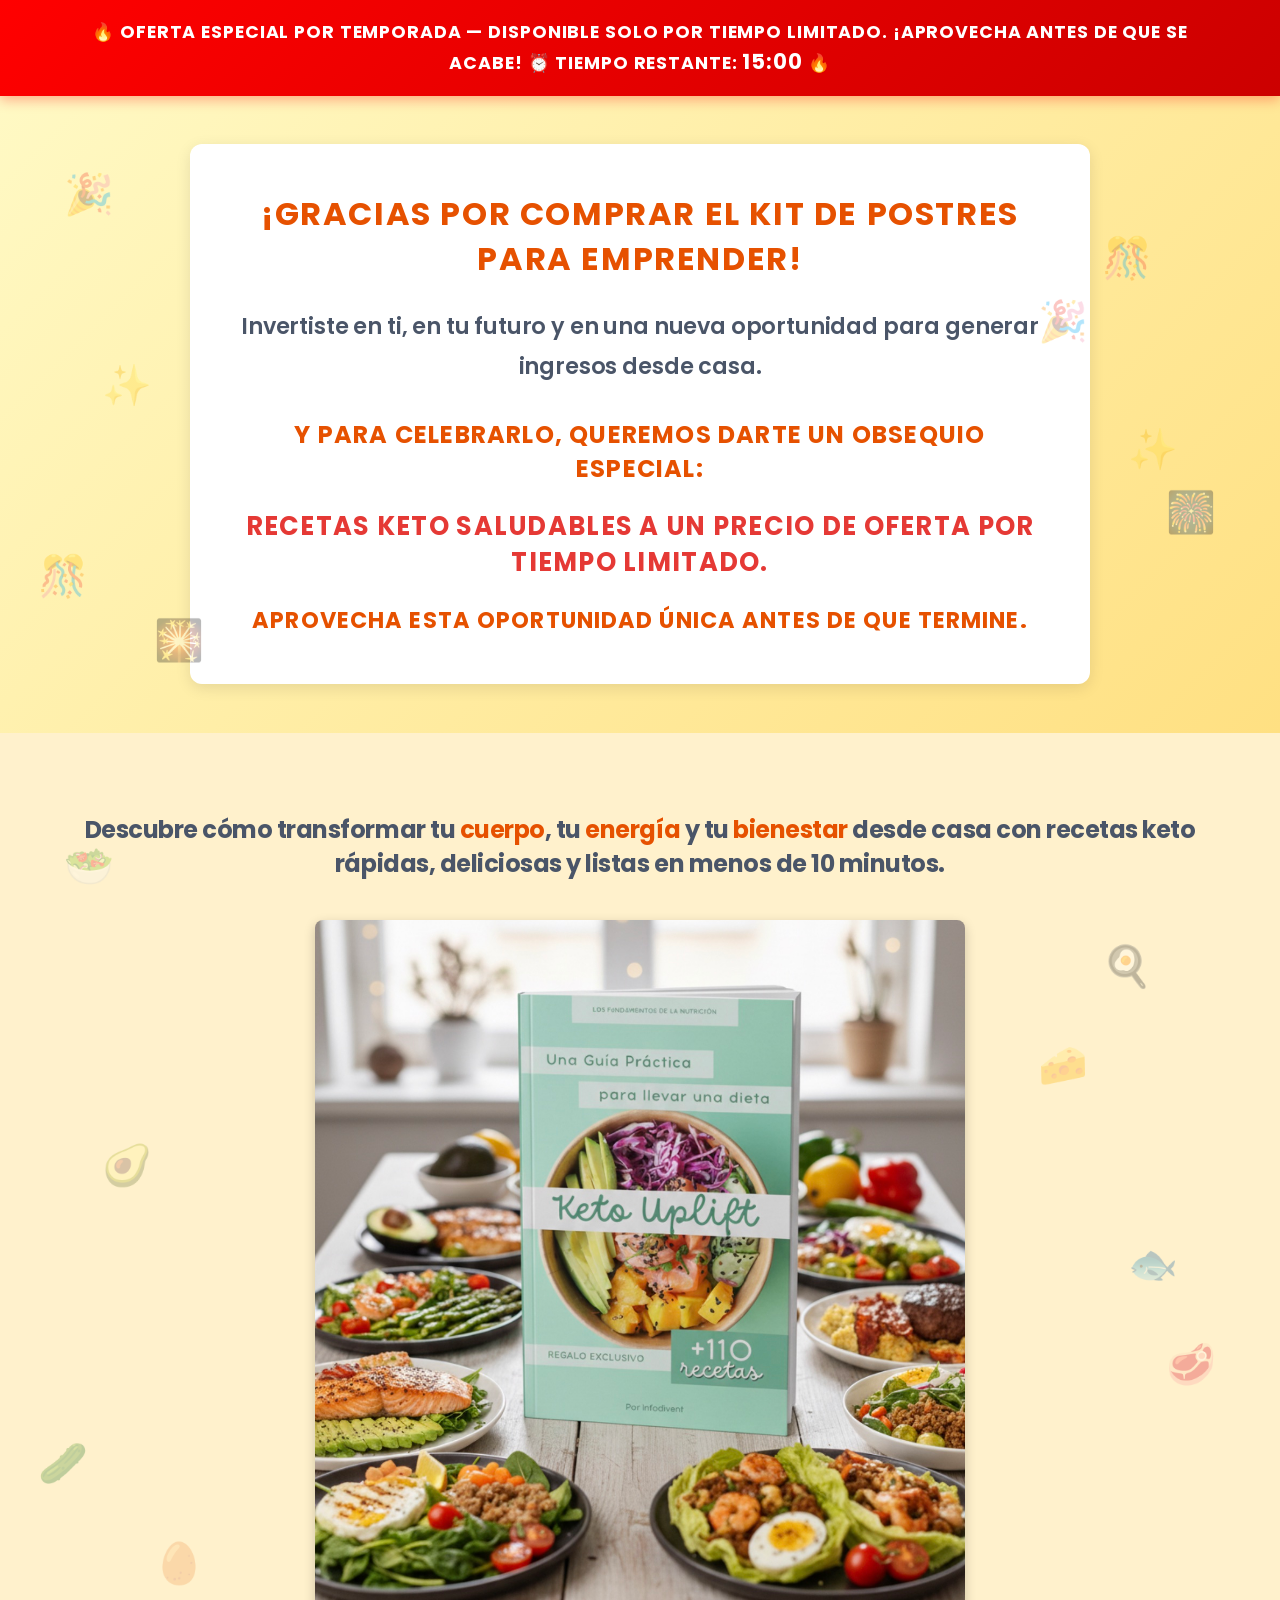
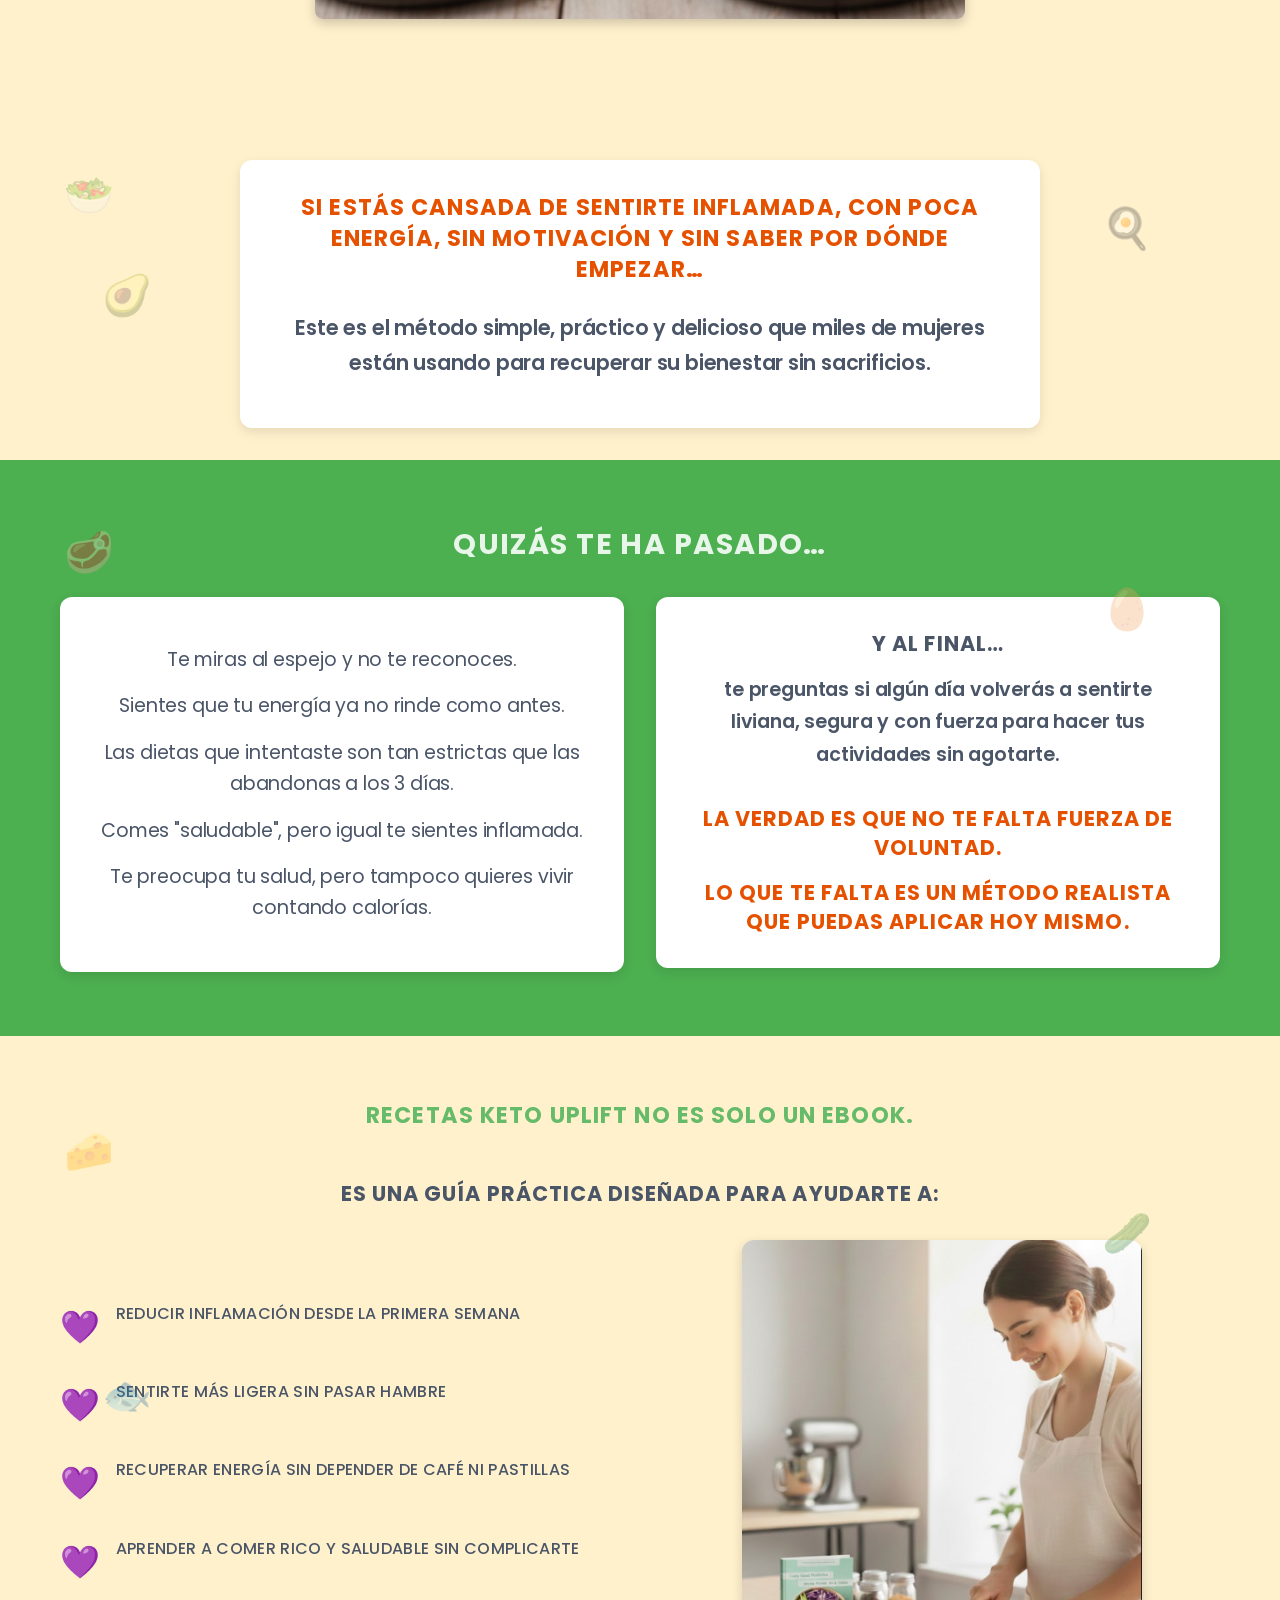
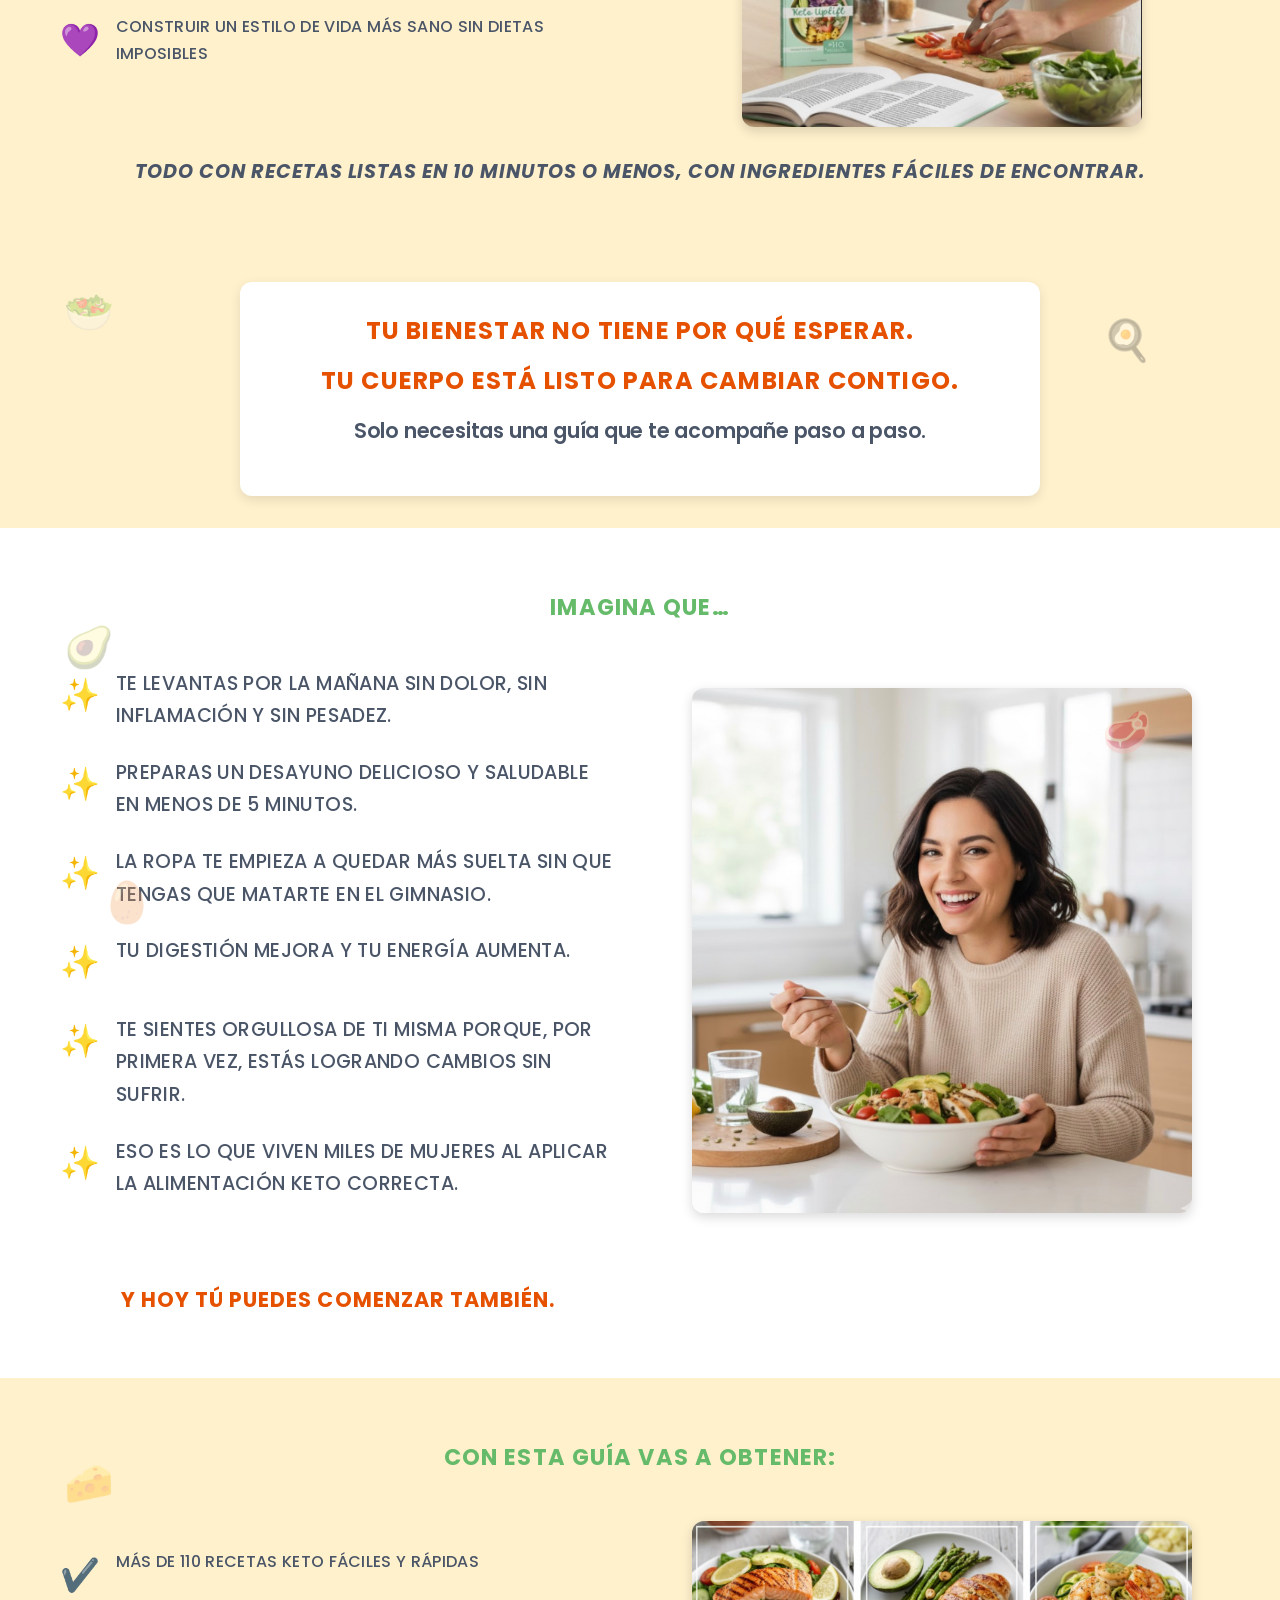
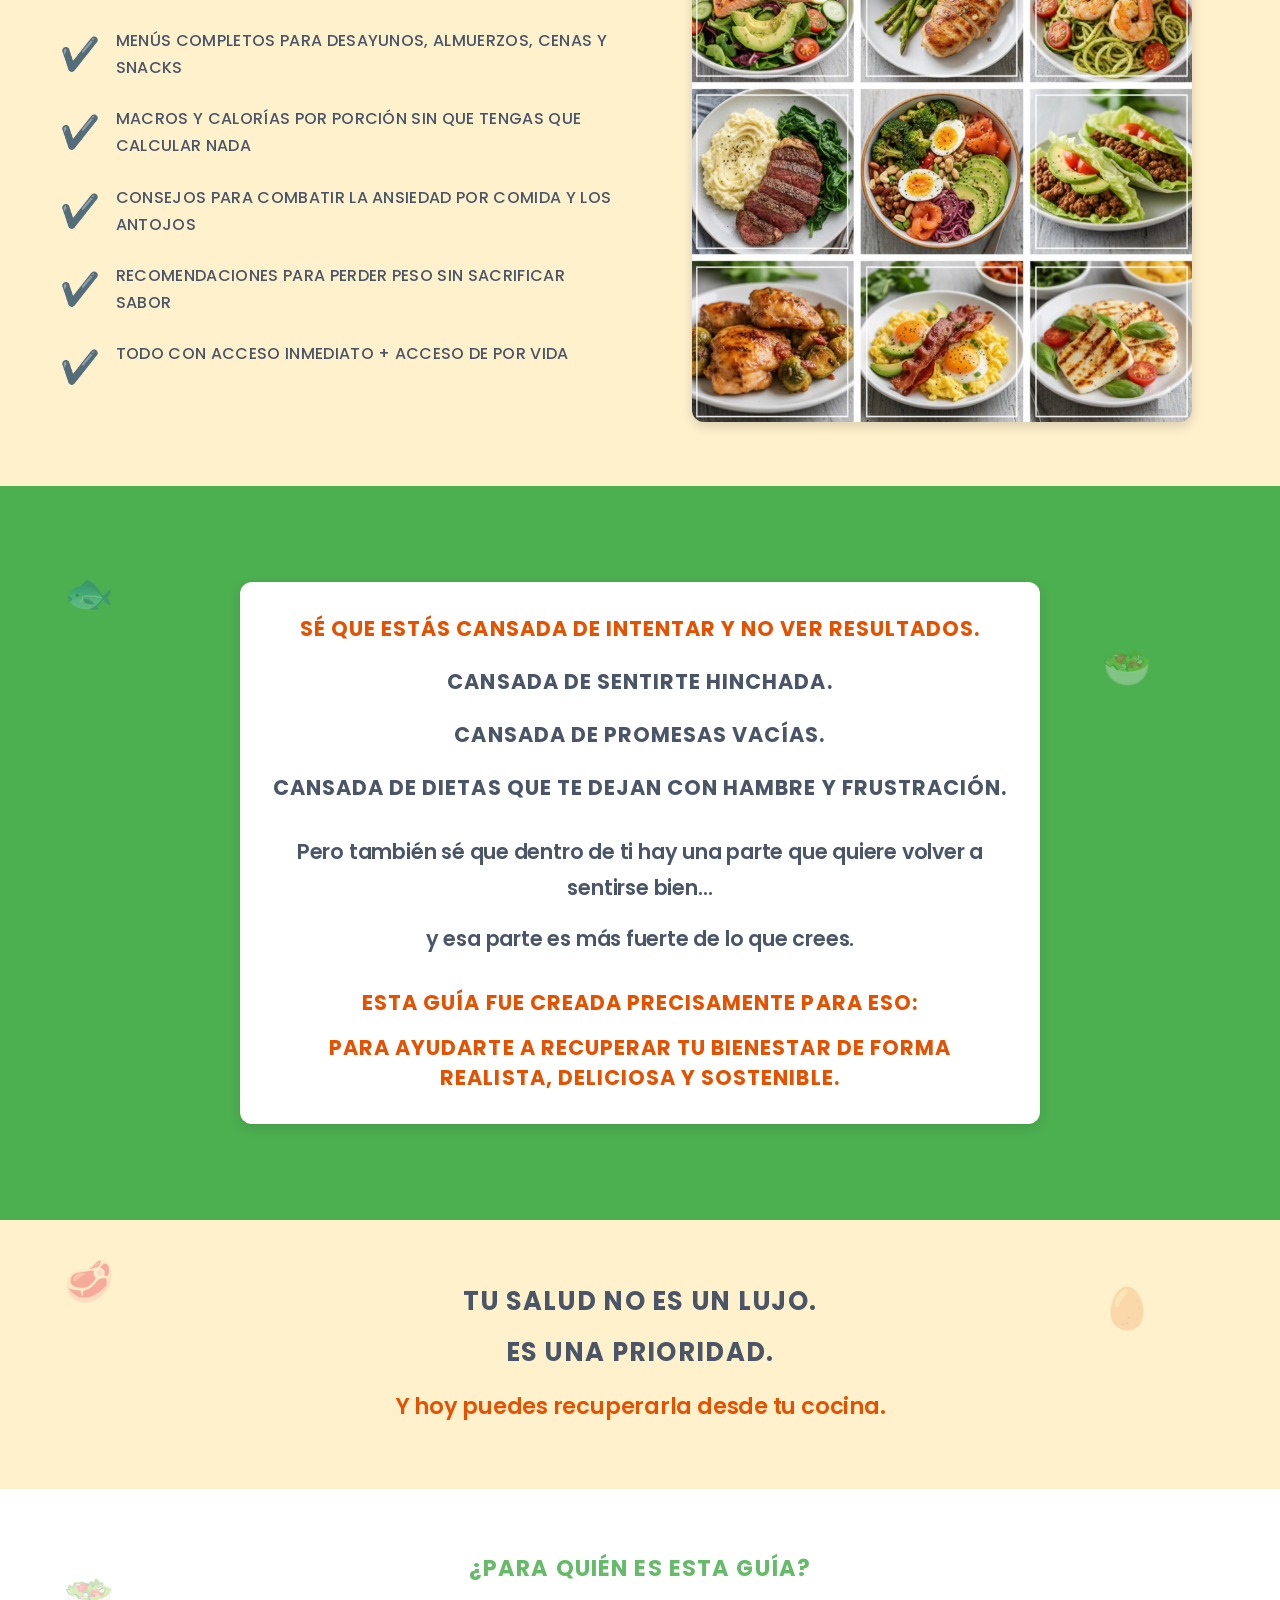
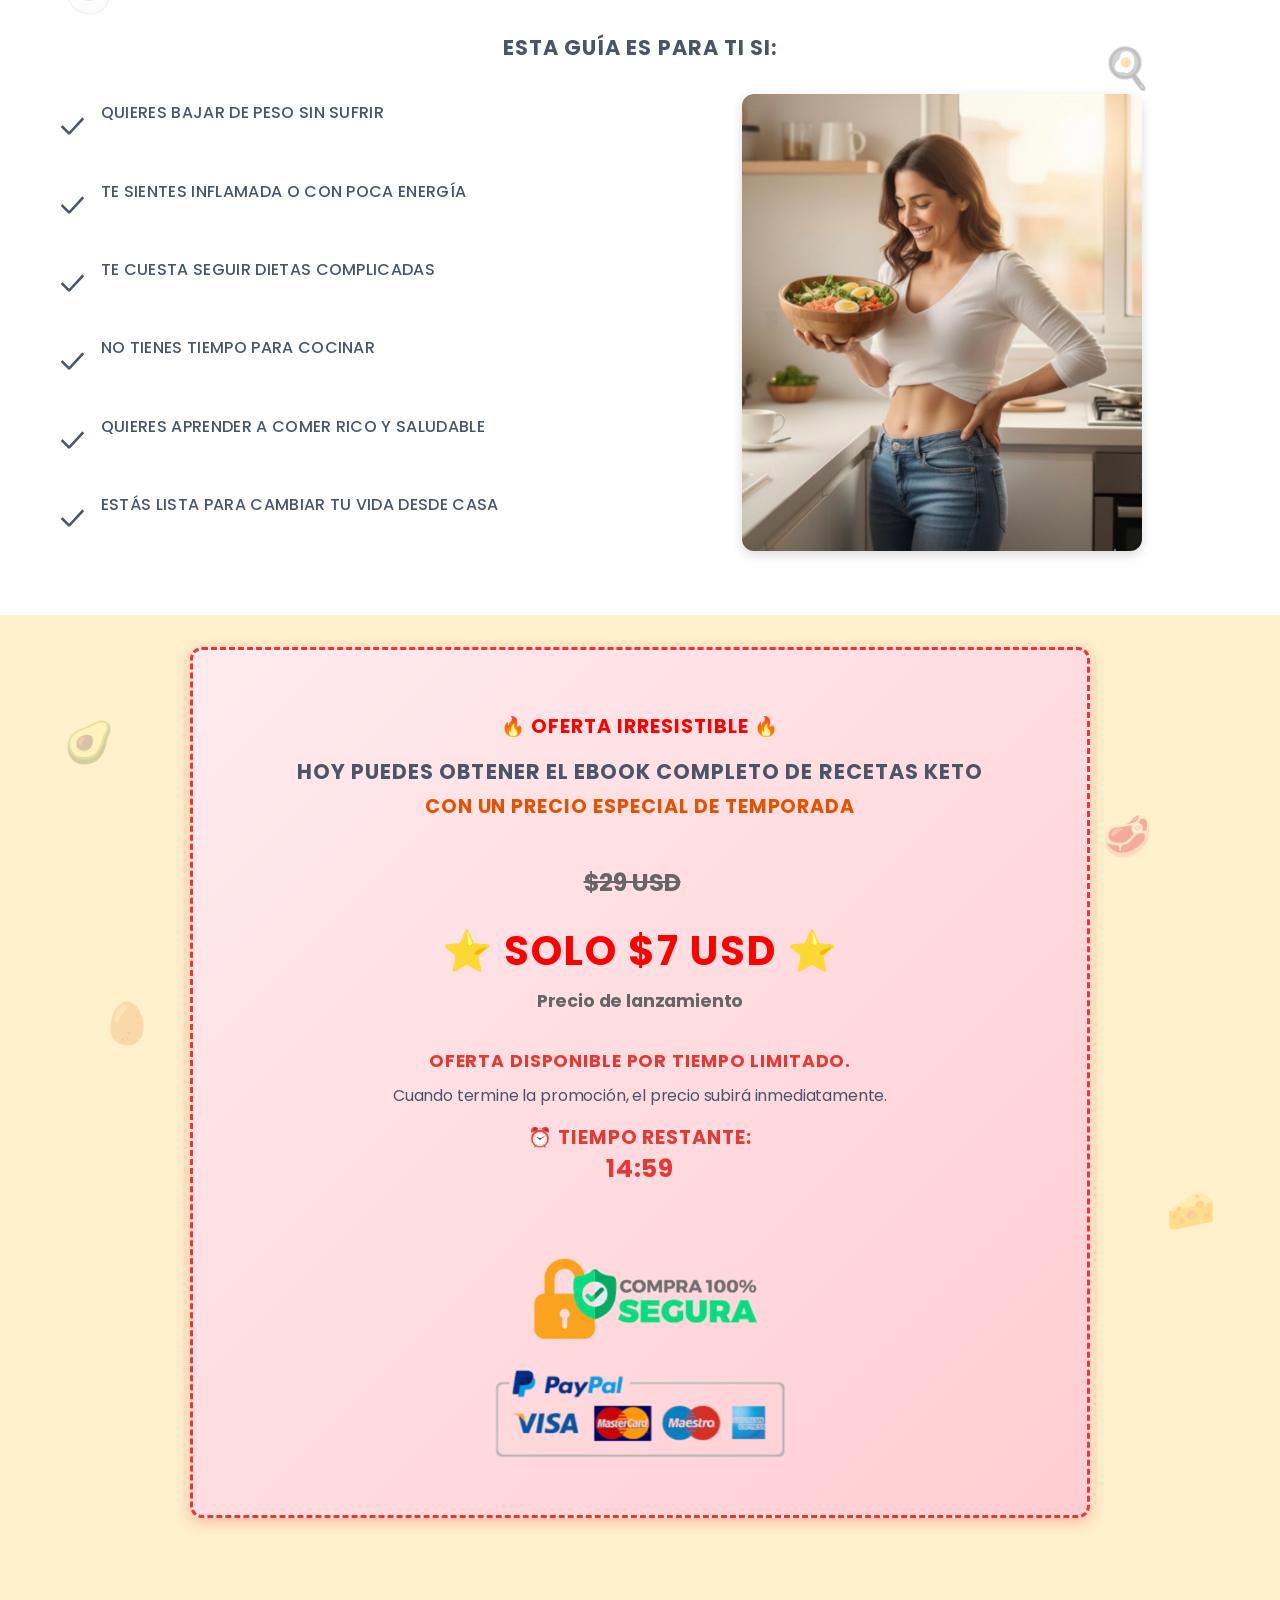
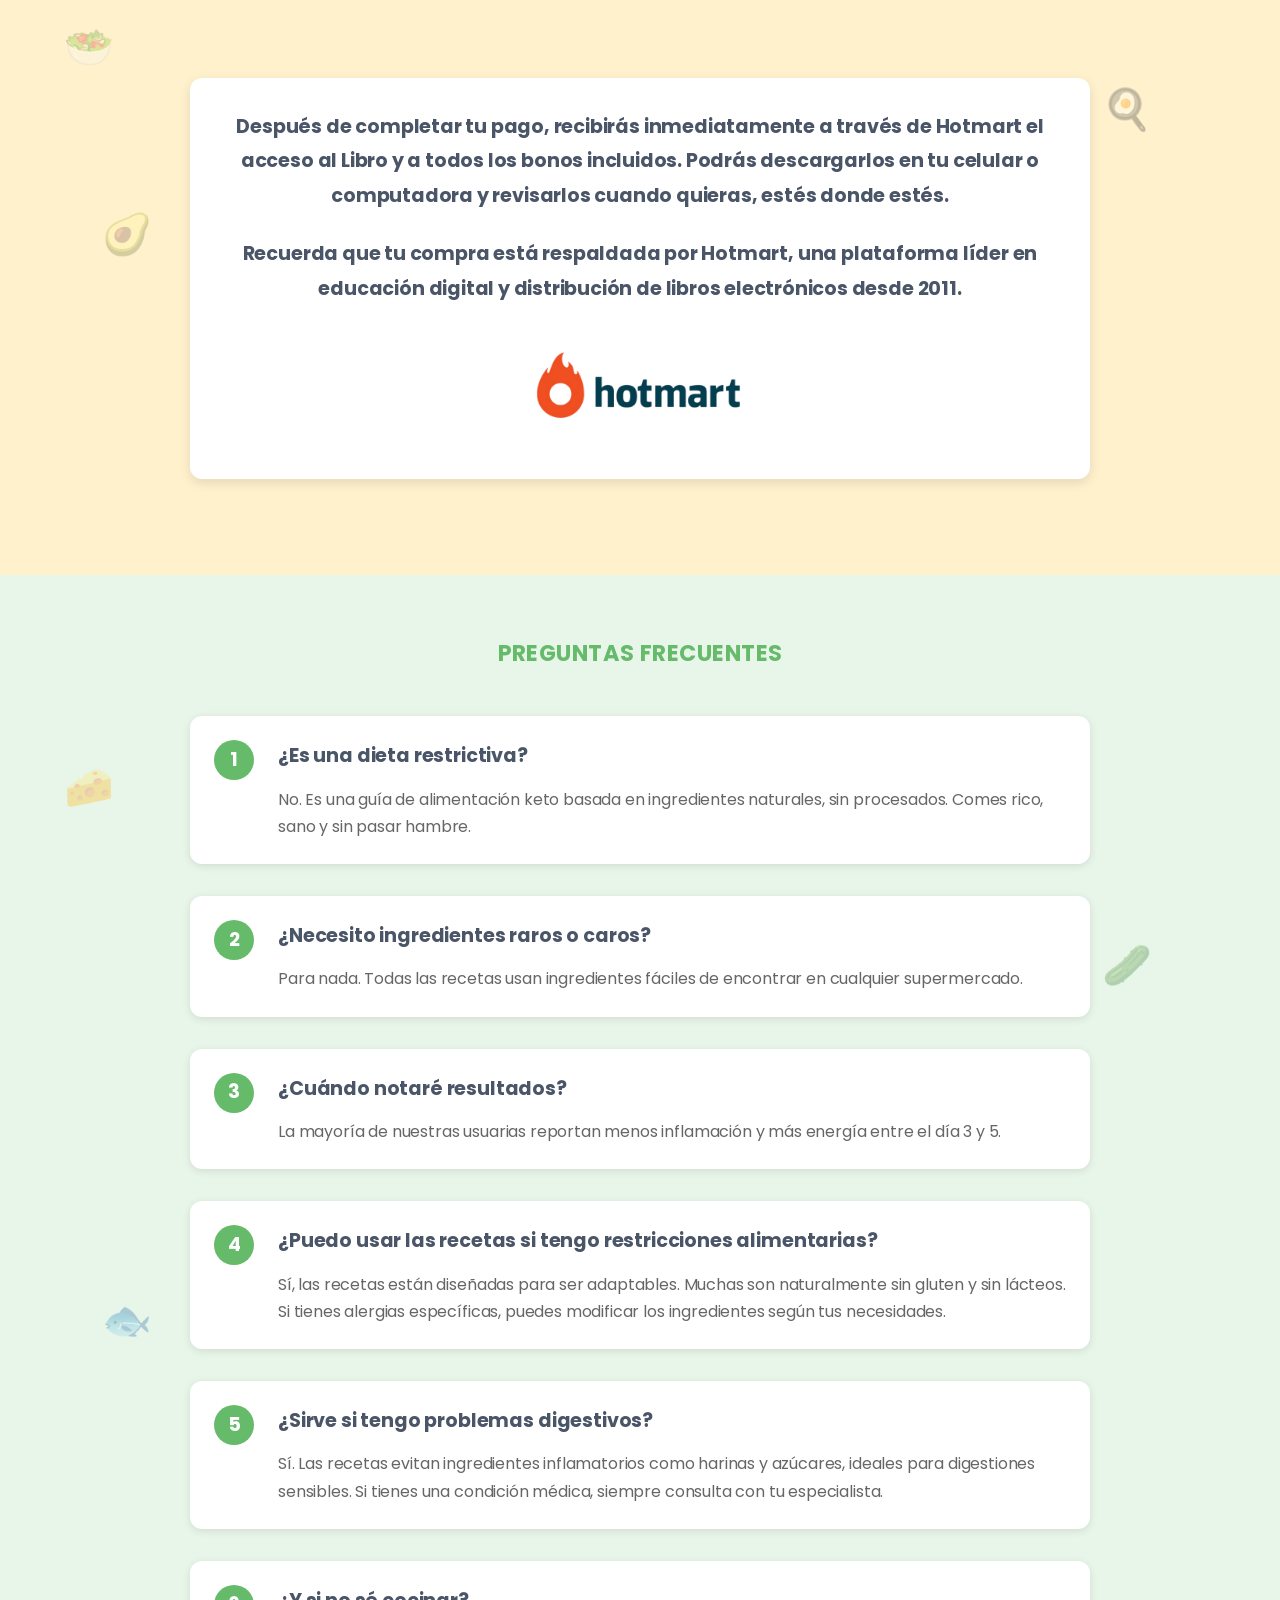
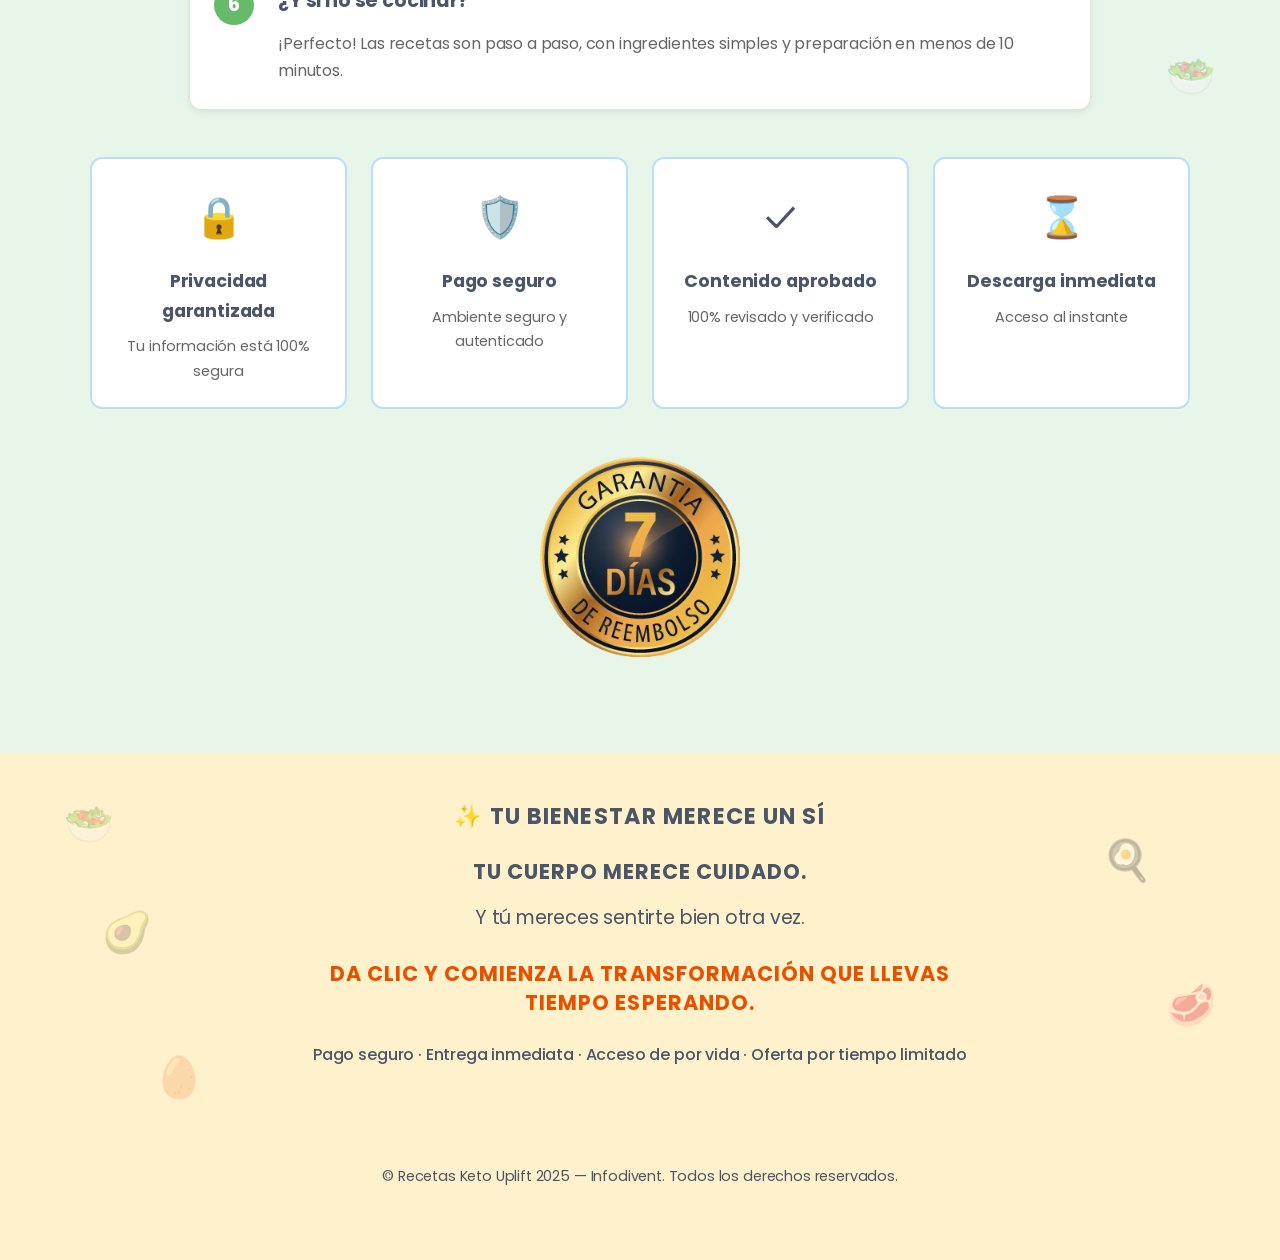
<file: recetas-keto-uplift-oferta.html>
<!DOCTYPE html>
<html lang="es">
<head>
    <meta charset="UTF-8">
    <meta name="viewport" content="width=device-width, initial-scale=1.0">
    <meta name="description" content="Recetas Keto Uplift - Transforma tu cuerpo, tu energía y tu bienestar desde casa con recetas keto rápidas y deliciosas">
    <title>Recetas Keto Uplift - Transforma tu Bienestar</title>
    <link rel="preconnect" href="https://fonts.googleapis.com">
    <link rel="preconnect" href="https://fonts.gstatic.com" crossorigin>
    <link href="https://fonts.googleapis.com/css2?family=Poppins:wght@400;500;600;700;800;900&family=Outfit:wght@400;500;600;700;800;900&display=swap" rel="stylesheet">
    <link rel="stylesheet" href="styles/css/main.css?v=1.0">
    <link rel="stylesheet" href="styles/css/keto.css?v=2.2">
    
    <!-- Meta Pixel Code -->
    <script>
    !function(f,b,e,v,n,t,s)
    {if(f.fbq)return;n=f.fbq=function(){n.callMethod?
    n.callMethod.apply(n,arguments):n.queue.push(arguments)};
    if(!f._fbq)f._fbq=n;n.push=n;n.loaded=!0;n.version='2.0';
    n.queue=[];t=b.createElement(e);t.async=!0;
    t.src=v;s=b.getElementsByTagName(e)[0];
    s.parentNode.insertBefore(t,s)}(window, document,'script',
    'https://connect.facebook.net/en_US/fbevents.js');
    fbq('init', '4253619061539789');
    fbq('track', 'PageView');
    </script>
    <noscript><img height="1" width="1" style="display:none"
    src="https://www.facebook.com/tr?id=4253619061539789&ev=PageView&noscript=1"
    /></noscript>
    <!-- End Meta Pixel Code -->
    
    <!-- Hotmart Launcher Script -->
    <script id="hotmart_launcher_script">
        (function(l,a,u,n,c,h,e,r){l['HotmartLauncherObject']=c;l[c]=l[c]||function(){
        (l[c].q=l[c].q||[]).push(arguments)},l[c].l=1*new Date();h=a.createElement(u),
        e=a.getElementsByTagName(u)[0];h.async=1;h.src=n;e.parentNode.insertBefore(h,e)
        })(window,document,'script','//launcher.hotmart.com/launcher.js','hot');

        hot('account','ddac3e12-2ec7-3f00-854d-c5126624ec9e');
    </script>
</head>
<body>
    <!-- Banner Superior -->
    <section class="offer-alert section-relative">
            <div class="container">
            <p class="offer-alert-text aggressive-text" style="color: var(--white);">🔥 Oferta especial por temporada — Disponible solo por tiempo limitado. ¡Aprovecha antes de que se acabe! ⏰ Tiempo restante: <span id="countdown-timer" style="font-weight: bold; font-size: 1.2em;"><span id="minutes">15</span>:<span id="seconds">00</span></span> 🔥</p>
                </div>
    </section>

    <!-- SECCIÓN DE AGRADECIMIENTO Y OFERTA ESPECIAL -->
    <section class="section-relative" style="background: linear-gradient(135deg, #FFF9C4 0%, #FFE082 100%); padding: 3rem 0;">
        <div class="floating-dessert">🎉</div>
        <div class="floating-dessert">🎊</div>
        <div class="floating-dessert">✨</div>
        <div class="floating-dessert">🎆</div>
        <div class="floating-dessert">🎇</div>
        <div class="floating-dessert">🎉</div>
        <div class="floating-dessert">🎊</div>
        <div class="floating-dessert">✨</div>
        
        <div class="container">
            <div class="celebration-container" style="max-width: 900px; margin: 0 auto; text-align: center; background-color: var(--white); padding: 3rem; border-radius: 12px; box-shadow: 0 4px 15px rgba(0, 0, 0, 0.1);">
                <h2 class="aggressive-text" style="font-size: 2rem; margin-bottom: 1.5rem; color: var(--orange-dark);">¡Gracias por comprar el Kit de Postres para Emprender!</h2>
                <p style="font-size: 1.4rem; line-height: 1.8; margin-bottom: 1.5rem; font-weight: 600;">Invertiste en ti, en tu futuro y en una nueva oportunidad para generar ingresos desde casa.</p>
                <p class="aggressive-text" style="font-size: 1.5rem; margin-top: 2rem; margin-bottom: 1.5rem; color: var(--orange-dark);">Y para celebrarlo, queremos darte un obsequio especial:</p>
                <p class="aggressive-text" style="font-size: 1.6rem; margin-top: 1.5rem; margin-bottom: 1rem; color: var(--red-guarantee); font-weight: bold;">Recetas Keto Saludables a un precio de oferta por tiempo limitado.</p>
                <p class="aggressive-text" style="font-size: 1.4rem; margin-top: 1.5rem; color: var(--orange-dark);">Aprovecha esta oportunidad única antes de que termine.</p>
            </div>
        </div>
    </section>

    <!-- SECCIÓN 1 — HERO / ENCABEZADO -->
    <section class="keto-hero section-relative">
        <div class="floating-dessert">🥗</div>
        <div class="floating-dessert">🍳</div>
        <div class="floating-dessert">🥑</div>
        <div class="floating-dessert">🥩</div>
        <div class="floating-dessert">🥚</div>
        <div class="floating-dessert">🧀</div>
        <div class="floating-dessert">🥒</div>
        <div class="floating-dessert">🐟</div>
        
        <div class="container">
            <h1 class="keto-main-title">
                <span class="keto-title-line1">Descubre cómo transformar tu <span class="title-highlight">cuerpo</span>, tu <span class="title-highlight">energía</span> y tu <span class="title-highlight">bienestar</span> desde casa con recetas keto rápidas, deliciosas y listas en menos de 10 minutos.</span>
            </h1>
            <div class="ebook-cover-hero">
                <img src="images/main-picture-recetas-keto.jpg" alt="Portada Recetas Keto Uplift" class="ebook-cover-hero-image" style="max-width: 650px !important; width: 100%; height: auto;">
            </div>
            <p class="hero-subtitle-main aggressive-text" style="color: var(--orange-dark); font-size: 1.3rem; margin-top: 1.5rem;">Un cambio real empieza con un plato… y hoy puedes dar el primer paso.</p>
        </div>
    </section>

    <!-- SECCIÓN 2 — SUBTÍTULO MOTIVADOR -->
    <section class="section-relative">
        <div class="floating-dessert">🥗</div>
        <div class="floating-dessert">🍳</div>
        <div class="floating-dessert">🥑</div>
        
        <div class="container">
            <div class="hero-description-box" style="text-align: center;">
                <p class="hero-question aggressive-text" style="font-size: 1.4rem; margin-bottom: 1.5rem; color: var(--orange-dark);">Si estás cansada de sentirte inflamada, con poca energía, sin motivación y sin saber por dónde empezar…</p>
                <p class="hero-answer" style="font-size: 1.3rem; font-weight: 600;">Este es el método simple, práctico y delicioso que miles de mujeres están usando para recuperar su bienestar sin sacrificios.</p>
            </div>
        </div>
    </section>

    <!-- SECCIÓN 3 — MENSAJE DE IDENTIFICACIÓN -->
    <section class="logros-section-master section-relative">
        <div class="floating-dessert">🥩</div>
        <div class="floating-dessert">🥚</div>
        
        <div class="container">
            <h2 class="logros-title-master aggressive-text" style="font-size: 1.8rem; margin-bottom: 2rem;">Quizás te ha pasado…</h2>
            <div class="identificacion-containers" style="display: flex; gap: 2rem; align-items: flex-start; max-width: 1200px; margin: 0 auto;">
                <div style="flex: 1; background-color: var(--white); padding: 2rem; border-radius: 12px; box-shadow: 0 4px 12px rgba(0, 0, 0, 0.1);">
                    <ul class="logros-list-master" style="text-align: center; list-style: none; padding: 0;">
                        <li style="font-size: 1.2rem; margin: 1rem 0;">Te miras al espejo y no te reconoces.</li>
                        <li style="font-size: 1.2rem; margin: 1rem 0;">Sientes que tu energía ya no rinde como antes.</li>
                        <li style="font-size: 1.2rem; margin: 1rem 0;">Las dietas que intentaste son tan estrictas que las abandonas a los 3 días.</li>
                        <li style="font-size: 1.2rem; margin: 1rem 0;">Comes "saludable", pero igual te sientes inflamada.</li>
                        <li style="font-size: 1.2rem; margin: 1rem 0;">Te preocupa tu salud, pero tampoco quieres vivir contando calorías.</li>
                    </ul>
                </div>
                <div style="flex: 1; background-color: var(--white); padding: 2rem; border-radius: 12px; box-shadow: 0 4px 12px rgba(0, 0, 0, 0.1);">
                    <p class="aggressive-text" style="font-size: 1.3rem; margin-bottom: 1rem; text-align: center;">Y al final…</p>
                    <p style="font-size: 1.2rem; margin-bottom: 1.5rem; text-align: center; font-weight: 600;">te preguntas si algún día volverás a sentirte liviana, segura y con fuerza para hacer tus actividades sin agotarte.</p>
                    <p class="aggressive-text" style="font-size: 1.3rem; margin-top: 2rem; text-align: center; color: var(--orange-dark);">La verdad es que no te falta fuerza de voluntad.</p>
                    <p class="aggressive-text" style="font-size: 1.3rem; margin-top: 1rem; text-align: center; color: var(--orange-dark);">Lo que te falta es un método REALISTA que puedas aplicar hoy mismo.</p>
                </div>
            </div>
        </div>
    </section>

    <!-- SECCIÓN 4 — PROMESA CENTRAL PODEROSA -->
    <section class="includes-section section-relative">
        <div class="floating-dessert">🧀</div>
        <div class="floating-dessert">🥒</div>
        <div class="floating-dessert">🐟</div>
        
        <div class="container">
            <h2 class="includes-title aggressive-text">Recetas Keto Uplift no es solo un ebook.</h2>
            <p class="includes-subtitle aggressive-text" style="font-size: 1.3rem; margin-bottom: 2rem;">Es una guía práctica diseñada para ayudarte a:</p>
            <div class="includes-content">
                <div class="includes-list">
                    <div class="include-item">
                        <span class="include-icon">💜</span>
                        <p>Reducir inflamación desde la primera semana</p>
                    </div>
                    <div class="include-item">
                        <span class="include-icon">💜</span>
                        <p>Sentirte más ligera sin pasar hambre</p>
                </div>
                    <div class="include-item">
                        <span class="include-icon">💜</span>
                        <p>Recuperar energía sin depender de café ni pastillas</p>
                        </div>
                    <div class="include-item">
                        <span class="include-icon">💜</span>
                        <p>Aprender a comer rico y saludable sin complicarte</p>
                        </div>
                    <div class="include-item">
                        <span class="include-icon">💜</span>
                        <p>Construir un estilo de vida más sano sin dietas imposibles</p>
                    </div>
                </div>
                <div class="includes-image-placeholder">
                    <img src="images/cocinando.jpg" alt="Cocinando recetas keto" style="width: 100%; max-width: 400px; height: auto; border-radius: 12px; box-shadow: 0 4px 12px rgba(0, 0, 0, 0.15); margin: 0 auto; display: block;">
                </div>
            </div>
            <p class="includes-note aggressive-text" style="margin-top: 2rem; font-size: 1.2rem; text-align: center;">Todo con recetas listas en 10 minutos o menos, con ingredientes fáciles de encontrar.</p>
        </div>
    </section>

    <!-- SECCIÓN 5 — FRASE DE IMPACTO -->
    <section class="section-relative">
        <div class="floating-dessert">🥗</div>
        <div class="floating-dessert">🍳</div>
        
        <div class="container">
            <div class="hero-description-box">
                <p class="hero-question aggressive-text" style="font-size: 1.5rem; text-align: center; margin-bottom: 1rem; color: var(--orange-dark);">Tu bienestar no tiene por qué esperar.</p>
                <p class="hero-question aggressive-text" style="font-size: 1.5rem; text-align: center; margin-bottom: 1rem; color: var(--orange-dark);">Tu cuerpo está listo para cambiar contigo.</p>
                <p class="hero-answer" style="font-size: 1.3rem; text-align: center; font-weight: 600;">Solo necesitas una guía que te acompañe paso a paso.</p>
            </div>
        </div>
    </section>

    <!-- SECCIÓN 6 — "IMAGINA ESTO…" -->
    <section class="includes-section section-relative" style="background-color: var(--white);">
        <div class="floating-dessert">🥑</div>
        <div class="floating-dessert">🥩</div>
        <div class="floating-dessert">🥚</div>
        
        <div class="container">
            <h2 class="includes-title aggressive-text" style="margin-bottom: 2rem;">Imagina que…</h2>
            <div class="includes-content" style="flex-direction: column; align-items: center;">
                <div class="includes-list" style="max-width: 900px; margin: 0 auto;">
                    <div class="include-item" style="text-align: left;">
                        <span class="include-icon">✨</span>
                        <p style="font-size: 1.2rem;">Te levantas por la mañana sin dolor, sin inflamación y sin pesadez.</p>
                    </div>
                    <div class="include-item" style="text-align: left;">
                        <span class="include-icon">✨</span>
                        <p style="font-size: 1.2rem;">Preparas un desayuno delicioso y saludable en menos de 5 minutos.</p>
                    </div>
                    <div class="include-item" style="text-align: left;">
                        <span class="include-icon">✨</span>
                        <p style="font-size: 1.2rem;">La ropa te empieza a quedar más suelta sin que tengas que matarte en el gimnasio.</p>
                    </div>
                    <div class="include-item" style="text-align: left;">
                        <span class="include-icon">✨</span>
                        <p style="font-size: 1.2rem;">Tu digestión mejora y tu energía aumenta.</p>
                    </div>
                    <div class="include-item" style="text-align: left;">
                        <span class="include-icon">✨</span>
                        <p style="font-size: 1.2rem;">Te sientes orgullosa de ti misma porque, por primera vez, estás logrando cambios sin sufrir.</p>
                    </div>
                    <div class="include-item" style="text-align: left;">
                        <span class="include-icon">✨</span>
                        <p class="aggressive-text" style="font-size: 1.2rem;">Eso es lo que viven miles de mujeres al aplicar la alimentación keto correcta.</p>
                    </div>
                </div>
                <div style="margin-top: 2rem; text-align: center;">
                    <img src="images/chica-comiendo.jpg" alt="Chica comiendo" style="width: 100%; max-width: 500px; height: auto; border-radius: 12px; box-shadow: 0 4px 12px rgba(0, 0, 0, 0.15); margin: 0 auto; display: block;">
                </div>
                <p class="aggressive-text" style="margin-top: 1.5rem; font-size: 1.3rem; text-align: center; color: var(--orange-dark);">Y hoy tú puedes comenzar también.</p>
            </div>
        </div>
    </section>

    <!-- SECCIÓN 7 — LISTA DE BENEFICIOS -->
    <section class="includes-section section-relative">
        <div class="floating-dessert">🧀</div>
        <div class="floating-dessert">🥒</div>
        
        <div class="container">
            <h2 class="includes-title aggressive-text">Con esta guía vas a obtener:</h2>
            <div class="includes-content">
                <div class="includes-list">
                    <div class="include-item">
                        <span class="include-icon">✔️</span>
                        <p>Más de 110 recetas keto fáciles y rápidas</p>
                    </div>
                    <div class="include-item">
                        <span class="include-icon">✔️</span>
                        <p>Menús completos para desayunos, almuerzos, cenas y snacks</p>
                    </div>
                    <div class="include-item">
                        <span class="include-icon">✔️</span>
                        <p>Macros y calorías por porción sin que tengas que calcular nada</p>
                    </div>
                    <div class="include-item">
                        <span class="include-icon">✔️</span>
                        <p>Consejos para combatir la ansiedad por comida y los antojos</p>
                    </div>
                    <div class="include-item">
                        <span class="include-icon">✔️</span>
                        <p>Recomendaciones para perder peso sin sacrificar sabor</p>
                    </div>
                    <div class="include-item">
                        <span class="include-icon">✔️</span>
                        <p>Todo con acceso inmediato + acceso de por vida</p>
                    </div>
                </div>
                <div class="includes-image-placeholder">
                    <img src="images/platos-dieta-keto.jpg" alt="Platos dieta keto" style="width: 100%; max-width: 500px; height: auto; border-radius: 12px; box-shadow: 0 4px 12px rgba(0, 0, 0, 0.15); margin: 0 auto; display: block;">
                </div>
            </div>
        </div>
    </section>

    <!-- SECCIÓN 8 — MENSAJE "DOLOR Y ALIVIO" -->
    <section class="logros-section-master section-relative">
        <div class="floating-dessert">🐟</div>
        <div class="floating-dessert">🥗</div>
        
        <div class="container">
            <div class="hero-description-box" style="text-align: center;">
                <p class="hero-question aggressive-text" style="font-size: 1.3rem; margin-bottom: 1.5rem; color: var(--orange-dark);">Sé que estás cansada de intentar y no ver resultados.</p>
                <p class="hero-question aggressive-text" style="font-size: 1.3rem; margin-bottom: 1.5rem;">Cansada de sentirte hinchada.</p>
                <p class="hero-question aggressive-text" style="font-size: 1.3rem; margin-bottom: 1.5rem;">Cansada de promesas vacías.</p>
                <p class="hero-question aggressive-text" style="font-size: 1.3rem; margin-bottom: 1.5rem;">Cansada de dietas que te dejan con hambre y frustración.</p>
                <p class="hero-answer" style="font-size: 1.3rem; margin-top: 2rem; font-weight: 600;">Pero también sé que dentro de ti hay una parte que quiere volver a sentirse bien…</p>
                <p class="hero-answer" style="font-size: 1.3rem; margin-top: 1rem; font-weight: 600;">y esa parte es más fuerte de lo que crees.</p>
                <p class="aggressive-text" style="font-size: 1.3rem; margin-top: 2rem; color: var(--orange-dark);">Esta guía fue creada precisamente para eso:</p>
                <p class="aggressive-text" style="font-size: 1.3rem; margin-top: 1rem; color: var(--orange-dark);">para ayudarte a recuperar tu bienestar de forma realista, deliciosa y sostenible.</p>
            </div>
        </div>
    </section>

    <!-- SECCIÓN 10 — FRASE POTENTE DE CAMBIO -->
    <section class="section-relative">
        <div class="floating-dessert">🥩</div>
        <div class="floating-dessert">🥚</div>
        
        <div class="container">
            <div style="margin-top: 4rem; margin-bottom: 4rem;">
                <p class="hero-question aggressive-text" style="font-size: 1.6rem; text-align: center; margin-bottom: 1rem;">Tu salud no es un lujo.</p>
                <p class="hero-question aggressive-text" style="font-size: 1.6rem; text-align: center; margin-bottom: 1rem;">Es una prioridad.</p>
                <p class="hero-answer" style="font-size: 1.4rem; text-align: center; font-weight: 600; color: var(--orange-dark);">Y hoy puedes recuperarla desde tu cocina.</p>
            </div>
                </div>
    </section>

    <!-- SECCIÓN 12 — ¿PARA QUIÉN ES ESTA GUÍA? -->
    <section class="includes-section section-relative" style="background-color: var(--white);">
        <div class="floating-dessert">🥗</div>
        <div class="floating-dessert">🍳</div>
        
        <div class="container">
            <h2 class="includes-title aggressive-text">¿Para quién es esta guía?</h2>
            <p class="includes-subtitle aggressive-text" style="font-size: 1.3rem; margin-bottom: 2rem;">Esta guía es para ti si:</p>
            <div class="includes-content">
                <div class="includes-list">
                    <div class="include-item">
                        <span class="include-icon">✓</span>
                        <p>Quieres bajar de peso sin sufrir</p>
                </div>
                    <div class="include-item">
                        <span class="include-icon">✓</span>
                        <p>Te sientes inflamada o con poca energía</p>
                </div>
                    <div class="include-item">
                        <span class="include-icon">✓</span>
                        <p>Te cuesta seguir dietas complicadas</p>
                    </div>
                    <div class="include-item">
                        <span class="include-icon">✓</span>
                        <p>No tienes tiempo para cocinar</p>
                </div>
                    <div class="include-item">
                        <span class="include-icon">✓</span>
                        <p>Quieres aprender a comer rico y saludable</p>
            </div>
                    <div class="include-item">
                        <span class="include-icon">✓</span>
                        <p>Estás lista para cambiar tu vida desde casa</p>
                    </div>
                </div>
                <div class="includes-image-placeholder">
                    <img src="images/chica-fitnes.jpg" alt="Chica fitness" style="width: 100%; max-width: 400px; height: auto; border-radius: 12px; box-shadow: 0 4px 12px rgba(0, 0, 0, 0.15); margin: 0 auto; display: block;">
                </div>
            </div>
        </div>
    </section>

    <!-- SECCIÓN 13 — OFERTA -->
    <section id="oferta-irresistible" class="section-relative">
        <div class="floating-dessert">🥑</div>
        <div class="floating-dessert">🥩</div>
        <div class="floating-dessert">🥚</div>
        <div class="floating-dessert">🧀</div>
        
        <div class="container">
            <div class="oferta-container-animated" style="background: linear-gradient(135deg, #FFEBEE 0%, #FFCDD2 100%); border: 3px dashed #E53935; padding: 2rem; border-radius: 12px; box-shadow: 0 4px 15px rgba(229, 57, 53, 0.3);">
                <div class="pricing-section">
                    <p class="offer-alert-text aggressive-text">🔥 OFERTA IRRESISTIBLE 🔥</p>
                    <p class="offer-text aggressive-text" style="font-size: 1.3rem;">HOY PUEDES OBTENER EL EBOOK COMPLETO DE RECETAS KETO</p>
                    <p class="offer-text aggressive-text" style="font-size: 1.2rem; color: var(--orange-dark);">CON UN PRECIO ESPECIAL DE TEMPORADA</p>
                    <p class="price-text" style="margin: 2rem 0;">
                        <span class="price-strikethrough" style="font-size: 1.5rem;">$29 USD</span>
                        <span class="price-current price-current-oferta aggressive-text" style="font-size: 2.5rem; display: block; margin-top: 1rem;">⭐ SOLO $7 USD ⭐</span>
                        <span style="display: block; font-size: 1.1rem; color: var(--text-gray); margin-top: 0.5rem;">Precio de lanzamiento</span>
                    </p>
                    <p class="guarantee-text aggressive-text" style="margin-top: 1.5rem; font-size: 1.1rem; color: var(--red-guarantee);">Oferta disponible por tiempo limitado.</p>
                    <p class="guarantee-text" style="font-size: 1rem;">Cuando termine la promoción, el precio subirá inmediatamente.</p>
                    <p class="guarantee-text aggressive-text" style="margin-top: 1rem; font-size: 1.2rem; text-align: center; color: var(--red-guarantee);">⏰ Tiempo restante: <span id="countdown-timer-oferta" style="font-weight: bold; font-size: 1.3em;"><span id="minutes-oferta">15</span>:<span id="seconds-oferta">00</span></span></p>
                </div>

                <div class="main-cta-section">
                    <!-- HOTMART - Sales Funnel Widget -->
                    <!--- sales funnel container --->
                    <div id="hotmart-sales-funnel"></div>
                    <div class="security-badge" style="display: flex; flex-direction: column; align-items: center; gap: 1rem; margin-top: 1.5rem;">
                        <img src="images/compra-segura.png" alt="Compra Segura" style="max-width: 250px; width: 100%; height: auto;">
                        <img src="images/medios-de-pago.png" alt="Medios de Pago" style="max-width: 300px; width: 100%; height: auto;">
                    </div>
                </div>
            </div>
                    </div>
    </section>

    <!-- SECCIÓN: CÓMO OBTENER LA PROMOCIÓN -->
    <section class="includes-section section-relative" style="background-color: var(--cream);">
        <div class="floating-dessert">🥗</div>
        <div class="floating-dessert">🍳</div>
        <div class="floating-dessert">🥑</div>
        
        <div class="container">
            <h2 class="includes-title aggressive-text" style="margin-bottom: 2rem;">¿Cómo obtener la promoción?</h2>
            
            <div class="hero-description-box" style="max-width: 900px; margin: 0 auto 2rem; background-color: var(--white); padding: 2rem; border-radius: 12px; box-shadow: 0 4px 12px rgba(0, 0, 0, 0.1);">
                <p class="hero-answer" style="font-size: 1.2rem; line-height: 1.8; margin-bottom: 1.5rem; text-align: center; font-weight: bold; color: var(--slate-dark);">
                    Después de completar tu pago, recibirás inmediatamente a través de Hotmart el acceso al Libro y a todos los bonos incluidos. Podrás descargarlos en tu celular o computadora y revisarlos cuando quieras, estés donde estés.
                </p>
                <p class="hero-answer" style="font-size: 1.2rem; line-height: 1.8; text-align: center; font-weight: bold; color: var(--slate-dark);">
                    Recuerda que tu compra está respaldada por Hotmart, una plataforma líder en educación digital y distribución de libros electrónicos desde 2011.
                </p>
                <div style="text-align: center; margin-top: 2rem;">
                    <img src="images/hotmart1.png" alt="Hotmart" style="max-width: 250px; width: 100%; height: auto;">
                </div>
            </div>
        </div>
    </section>

    <!-- SECCIÓN 14 — PREGUNTAS FRECUENTES -->
    <section class="faq-section section-relative">
        <div class="floating-dessert">🧀</div>
        <div class="floating-dessert">🥒</div>
        <div class="floating-dessert">🐟</div>
        <div class="floating-dessert">🥗</div>
        
        <div class="container">
            <h2 class="faq-title">PREGUNTAS FRECUENTES</h2>
            <div class="faq-list">
                <div class="faq-item">
                    <div class="faq-number">1</div>
                    <div class="faq-content">
                        <h3 class="faq-question">¿Es una dieta restrictiva?</h3>
                        <p class="faq-answer">No. Es una guía de alimentación keto basada en ingredientes naturales, sin procesados. Comes rico, sano y sin pasar hambre.</p>
                    </div>
                </div>
                <div class="faq-item">
                    <div class="faq-number">2</div>
                    <div class="faq-content">
                        <h3 class="faq-question">¿Necesito ingredientes raros o caros?</h3>
                        <p class="faq-answer">Para nada. Todas las recetas usan ingredientes fáciles de encontrar en cualquier supermercado.</p>
                    </div>
                </div>
                <div class="faq-item">
                    <div class="faq-number">3</div>
                    <div class="faq-content">
                        <h3 class="faq-question">¿Cuándo notaré resultados?</h3>
                        <p class="faq-answer">La mayoría de nuestras usuarias reportan menos inflamación y más energía entre el día 3 y 5.</p>
                    </div>
                </div>
                <div class="faq-item">
                    <div class="faq-number">4</div>
                    <div class="faq-content">
                        <h3 class="faq-question">¿Puedo usar las recetas si tengo restricciones alimentarias?</h3>
                        <p class="faq-answer">Sí, las recetas están diseñadas para ser adaptables. Muchas son naturalmente sin gluten y sin lácteos. Si tienes alergias específicas, puedes modificar los ingredientes según tus necesidades.</p>
                    </div>
                </div>
                <div class="faq-item">
                    <div class="faq-number">5</div>
                    <div class="faq-content">
                        <h3 class="faq-question">¿Sirve si tengo problemas digestivos?</h3>
                        <p class="faq-answer">Sí. Las recetas evitan ingredientes inflamatorios como harinas y azúcares, ideales para digestiones sensibles. Si tienes una condición médica, siempre consulta con tu especialista.</p>
                    </div>
                </div>
                <div class="faq-item">
                    <div class="faq-number">6</div>
                    <div class="faq-content">
                        <h3 class="faq-question">¿Y si no sé cocinar?</h3>
                        <p class="faq-answer">¡Perfecto! Las recetas son paso a paso, con ingredientes simples y preparación en menos de 10 minutos.</p>
                    </div>
                </div>
            </div>

            <div class="features-boxes">
                <div class="feature-box">
                    <div class="feature-box-icon">🔒</div>
                    <h4>Privacidad garantizada</h4>
                    <p>Tu información está 100% segura</p>
                </div>
                <div class="feature-box">
                    <div class="feature-box-icon">🛡️</div>
                    <h4>Pago seguro</h4>
                    <p>Ambiente seguro y autenticado</p>
                </div>
                <div class="feature-box">
                    <div class="feature-box-icon">✓</div>
                    <h4>Contenido aprobado</h4>
                    <p>100% revisado y verificado</p>
                </div>
                <div class="feature-box">
                    <div class="feature-box-icon">⌛</div>
                    <h4>Descarga inmediata</h4>
                    <p>Acceso al instante</p>
                </div>
            </div>

            <div class="guarantee-badge-single">
                <img src="images/garantia.png" alt="Garantía" class="guarantee-badge-image">
            </div>
        </div>
    </section>

    <!-- SECCIÓN 15 — CIERRE INSPIRADOR -->
    <section id="comprar" class="cta-final-section section-relative">
        <div class="floating-dessert">🥗</div>
        <div class="floating-dessert">🍳</div>
        <div class="floating-dessert">🥑</div>
        <div class="floating-dessert">🥩</div>
        <div class="floating-dessert">🥚</div>
        
        <div class="container">
            <div class="cta-final-content">
                <h2 class="cta-final-title aggressive-text">✨ TU BIENESTAR MERECE UN SÍ</h2>
                <p class="cta-final-text aggressive-text" style="font-size: 1.3rem; margin-top: 1.5rem;">Tu cuerpo merece cuidado.</p>
                <p class="cta-final-text" style="font-size: 1.2rem;">Y tú mereces sentirte bien otra vez.</p>
                <p class="cta-final-text aggressive-text" style="font-size: 1.3rem; margin-top: 1.5rem; color: var(--orange-dark);">Da clic y comienza la transformación que llevas tiempo esperando.</p>
                <p class="cta-price-note" style="margin-top: 1.5rem; font-size: 1rem;">Pago seguro · Entrega inmediata · Acceso de por vida · Oferta por tiempo limitado</p>
            </div>
        </div>
    </section>

    <!-- Footer -->
    <footer class="keto-footer">
        <div class="container">
            <p class="footer-copyright">© Recetas Keto Uplift 2025 — Infodivent. Todos los derechos reservados.</p>
        </div>
    </footer>

    <script>
        // Función para iniciar el conteo regresivo
        function startCountdown() {
            const countdownElementTop = document.getElementById('countdown-timer-top');
            const countdownElementOferta = document.getElementById('countdown-timer-oferta');
            
            // Si no se encuentran los elementos, salir
            if (!countdownElementTop && !countdownElementOferta) {
                return;
            }

            let totalSeconds = 15 * 60; // 15 minutos en segundos

            const interval = setInterval(() => {
                const minutes = Math.floor(totalSeconds / 60);
                const seconds = totalSeconds % 60;

                const formattedTime = `${minutes.toString().padStart(2, '0')}:${seconds.toString().padStart(2, '0')}`;

                if (countdownElementTop) {
                    const minutesEl = document.getElementById('minutes');
                    const secondsEl = document.getElementById('seconds');
                    if (minutesEl && secondsEl) {
                        minutesEl.textContent = minutes.toString().padStart(2, '0');
                        secondsEl.textContent = seconds.toString().padStart(2, '0');
                    }
                }
                if (countdownElementOferta) {
                    const minutesElOferta = document.getElementById('minutes-oferta');
                    const secondsElOferta = document.getElementById('seconds-oferta');
                    if (minutesElOferta && secondsElOferta) {
                        minutesElOferta.textContent = minutes.toString().padStart(2, '0');
                        secondsElOferta.textContent = seconds.toString().padStart(2, '0');
                    }
                }

                if (totalSeconds <= 0) {
                    clearInterval(interval);
                    if (countdownElementTop) {
                        const minutesEl = document.getElementById('minutes');
                        const secondsEl = document.getElementById('seconds');
                        if (minutesEl && secondsEl) {
                            minutesEl.textContent = '00';
                            secondsEl.textContent = '00';
                        }
                    }
                    if (countdownElementOferta) {
                        const minutesElOferta = document.getElementById('minutes-oferta');
                        const secondsElOferta = document.getElementById('seconds-oferta');
                        if (minutesElOferta && secondsElOferta) {
                            minutesElOferta.textContent = '00';
                            secondsElOferta.textContent = '00';
                        }
                    }
                } else {
                    totalSeconds--;
                }
            }, 1000);
        }
        
        // Iniciar el conteo cuando la página cargue
        if (document.readyState === 'loading') {
            document.addEventListener('DOMContentLoaded', startCountdown);
        } else {
            startCountdown();
        }
    </script>
    <!-- HOTMART - Sales Funnel Widget -->
    <!--- script load and setup --->
    <script src="https://checkout.hotmart.com/lib/hotmart-checkout-elements.js"></script>
    <script>
        checkoutElements.init('salesFunnel').mount('#hotmart-sales-funnel')
    </script>
    <!-- HOTMART - Sales Funnel Widget -->
    <script src="js/main.js"></script>
</body>
</html>
</file>
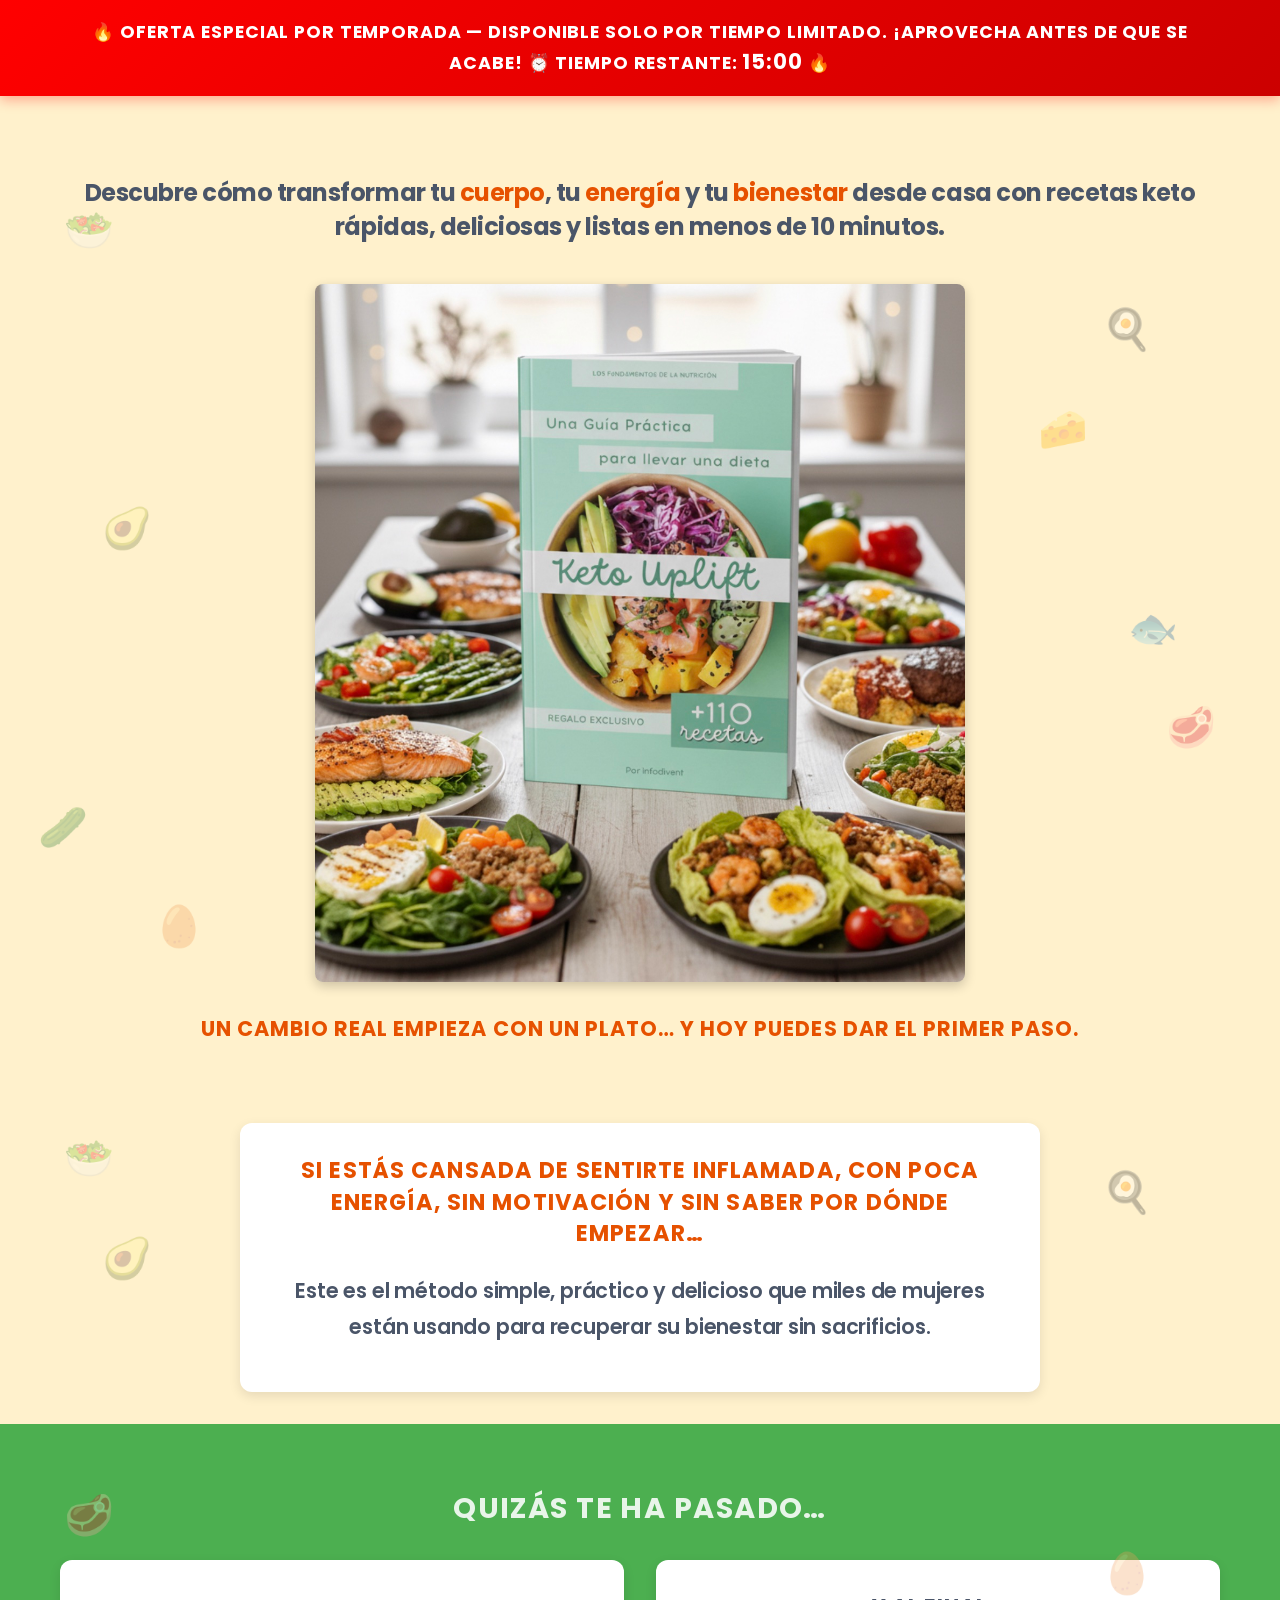
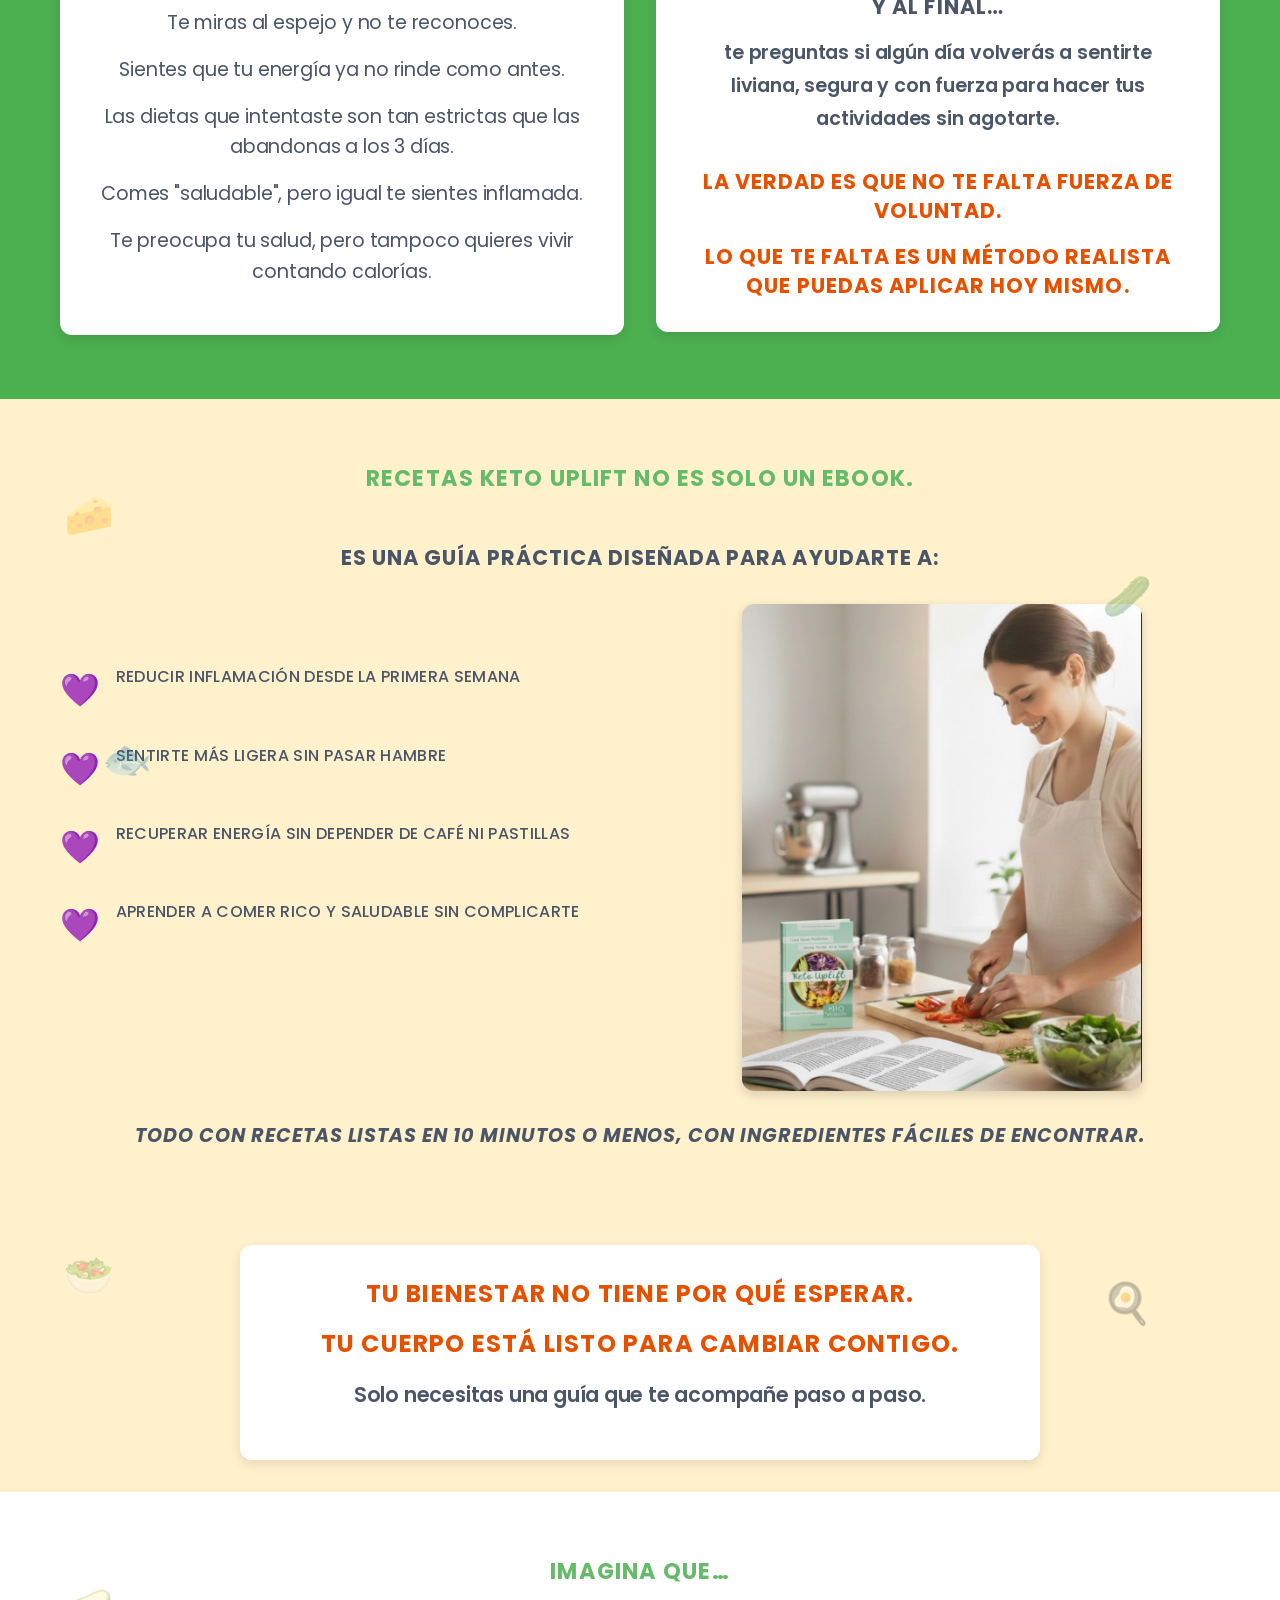
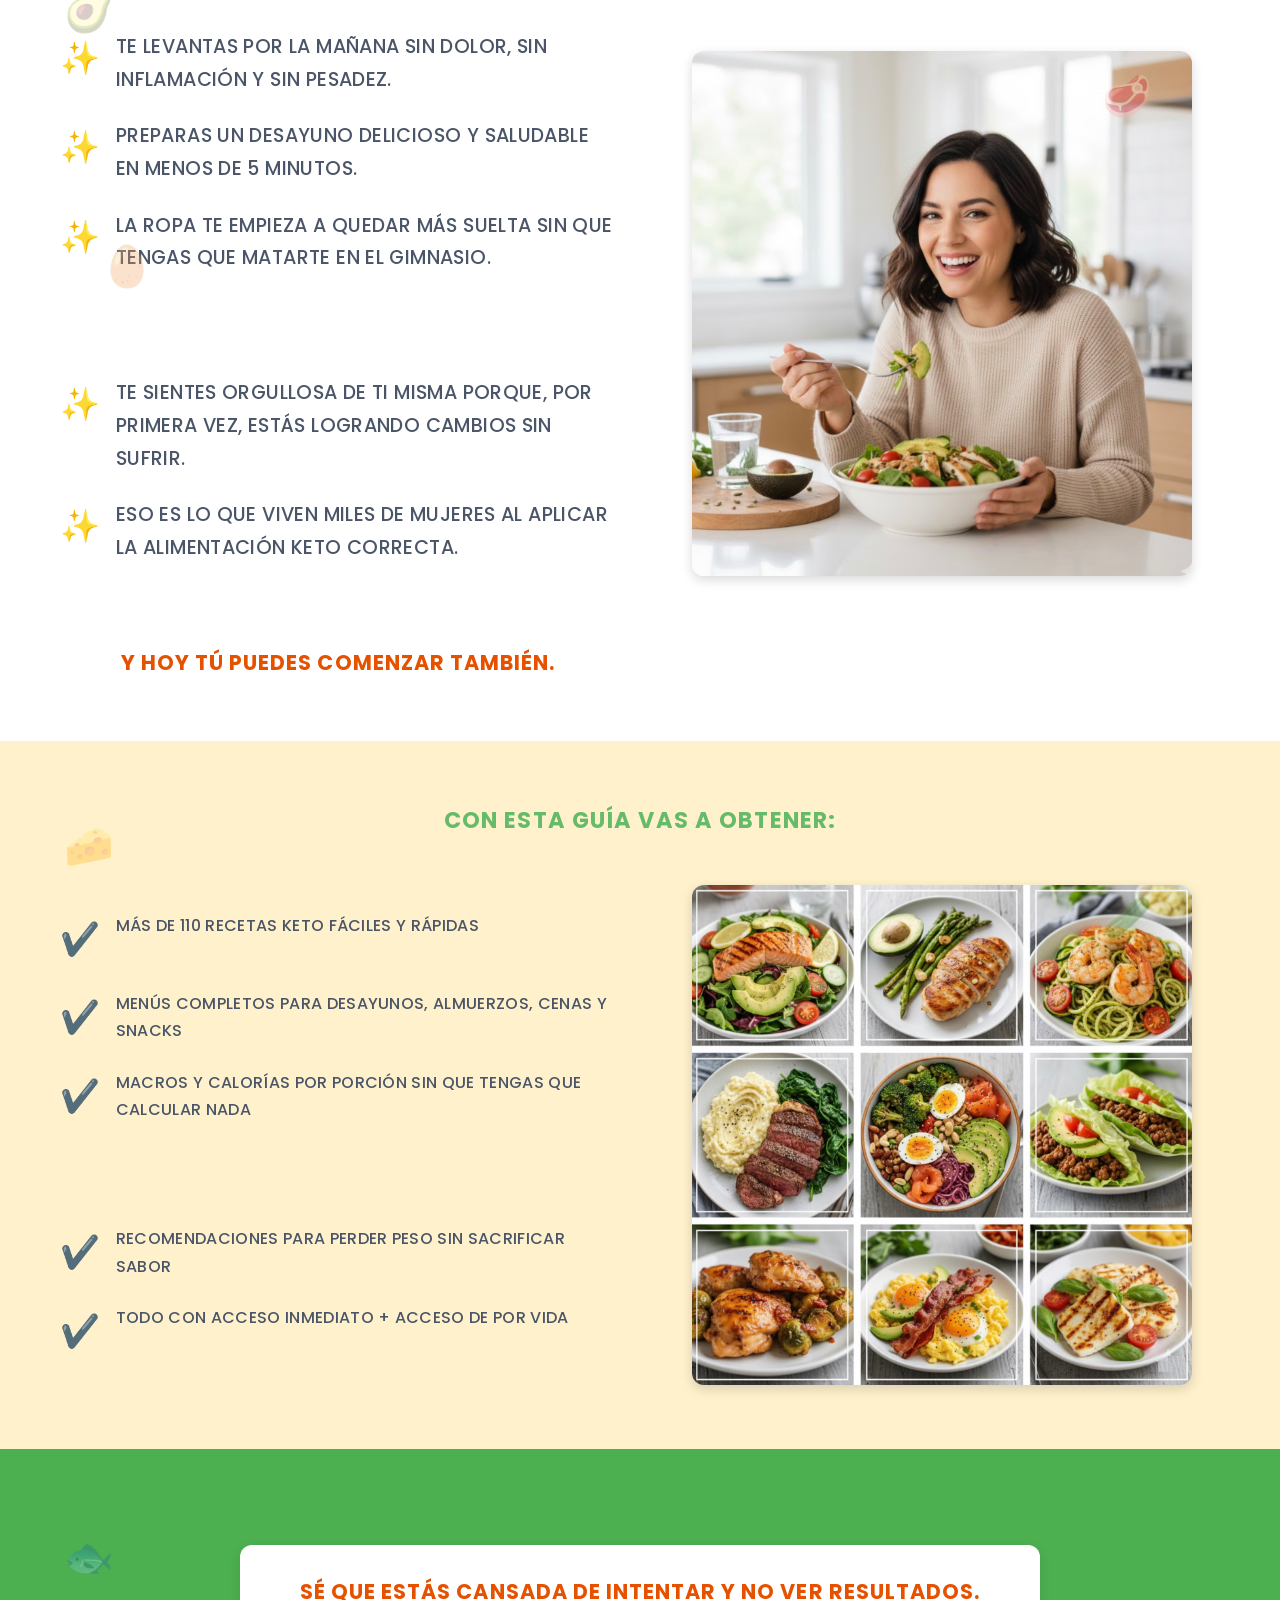
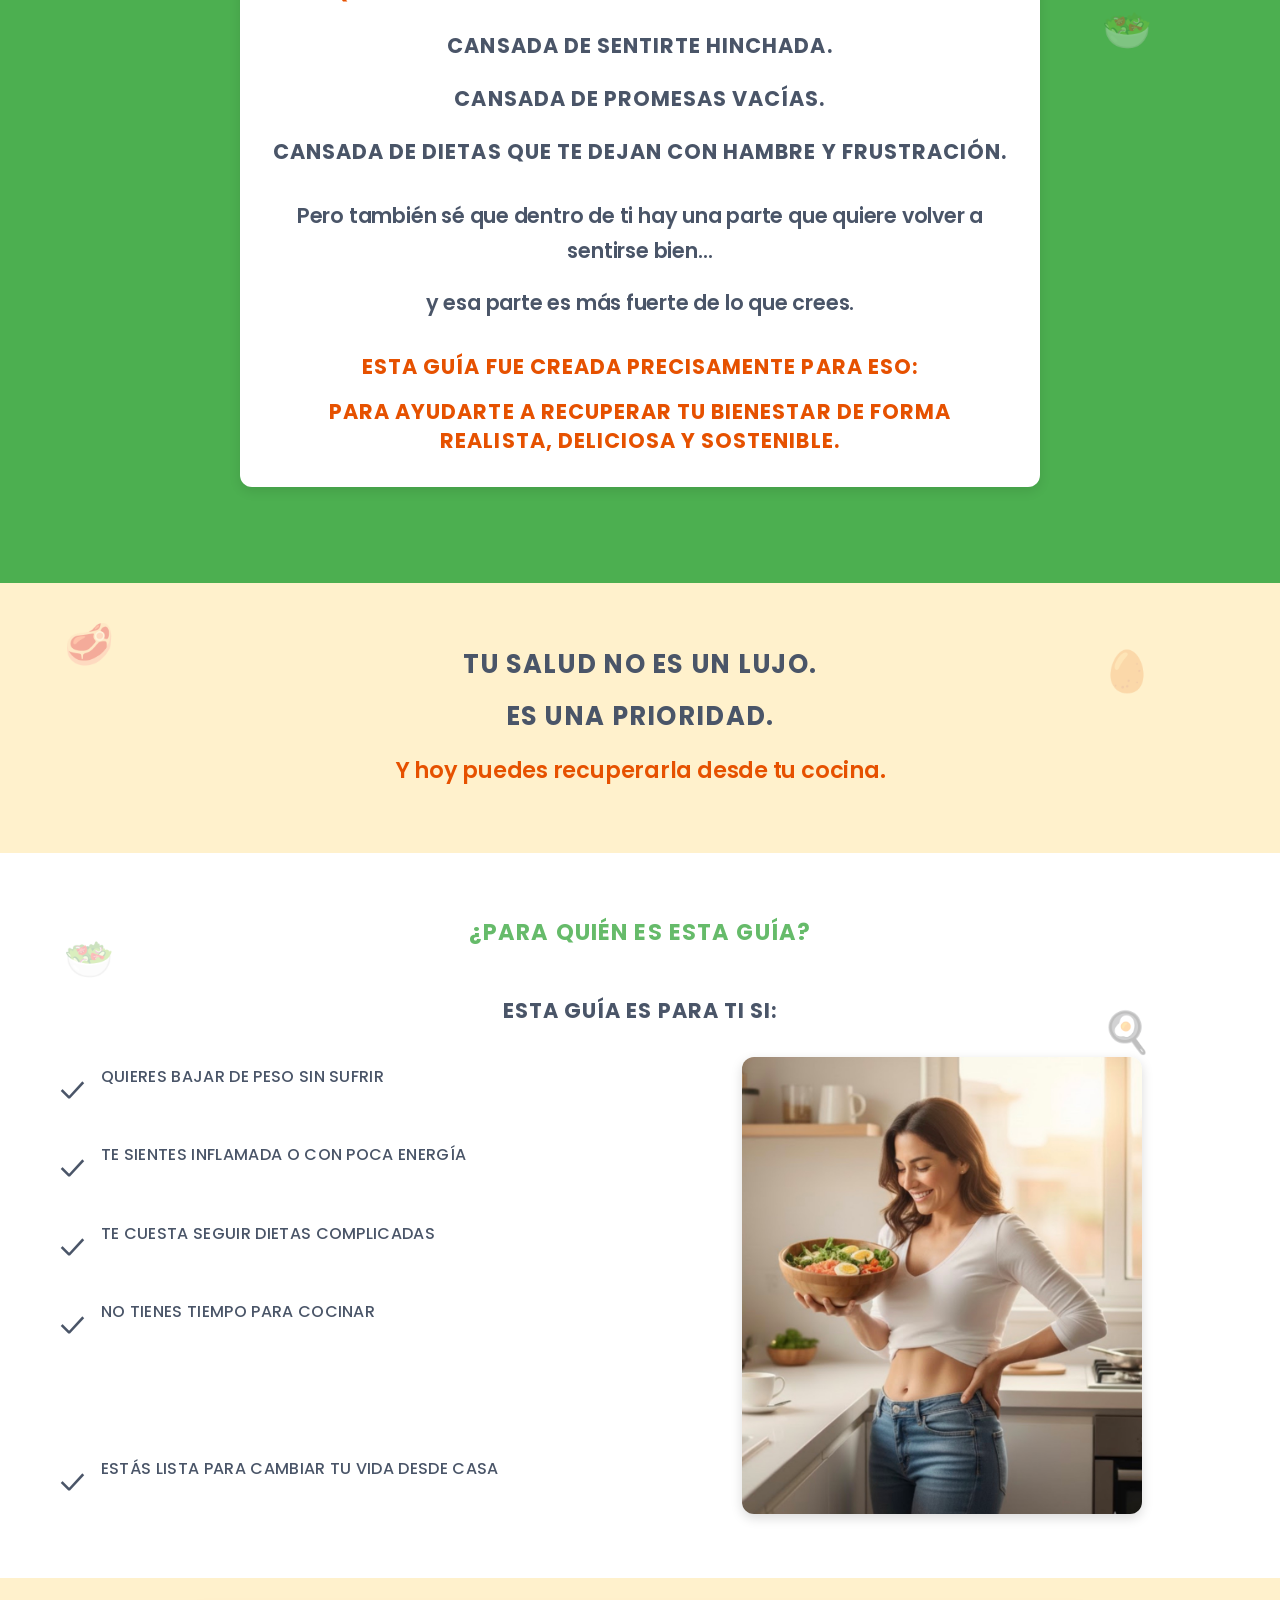
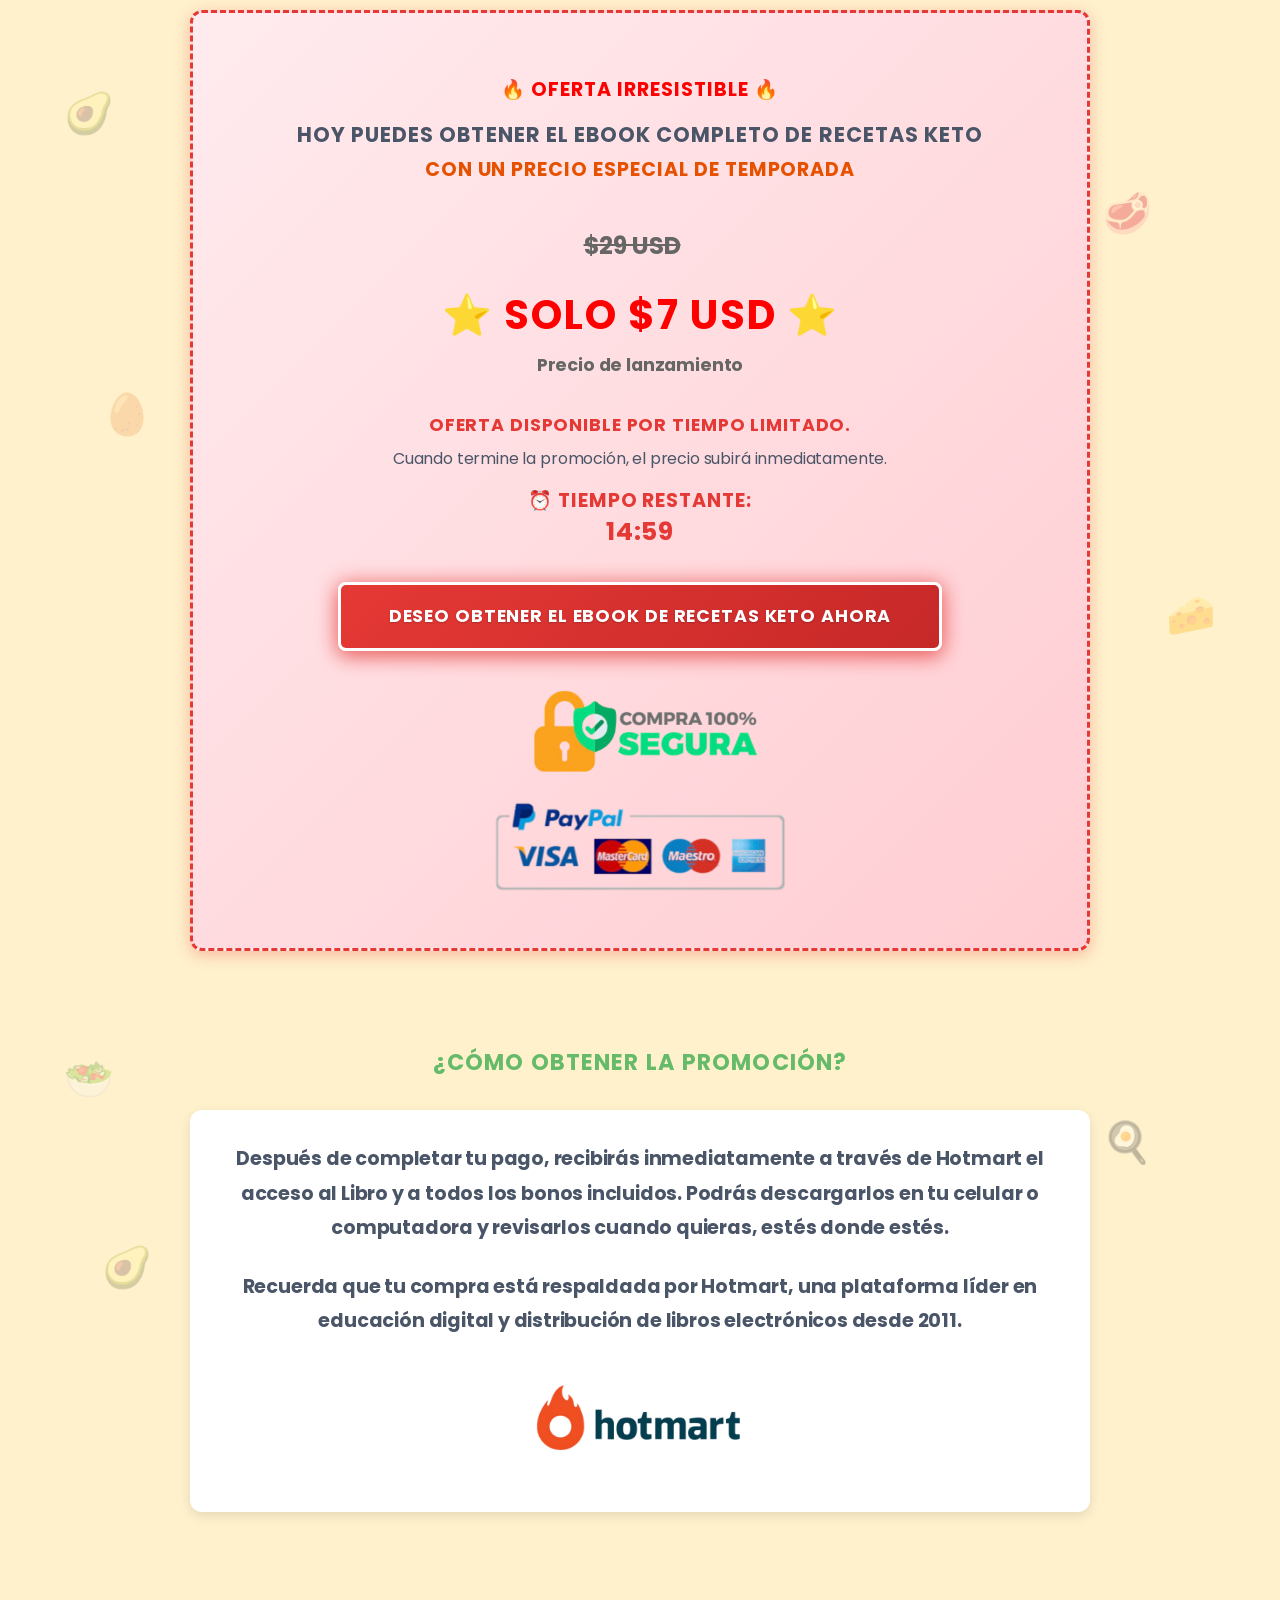
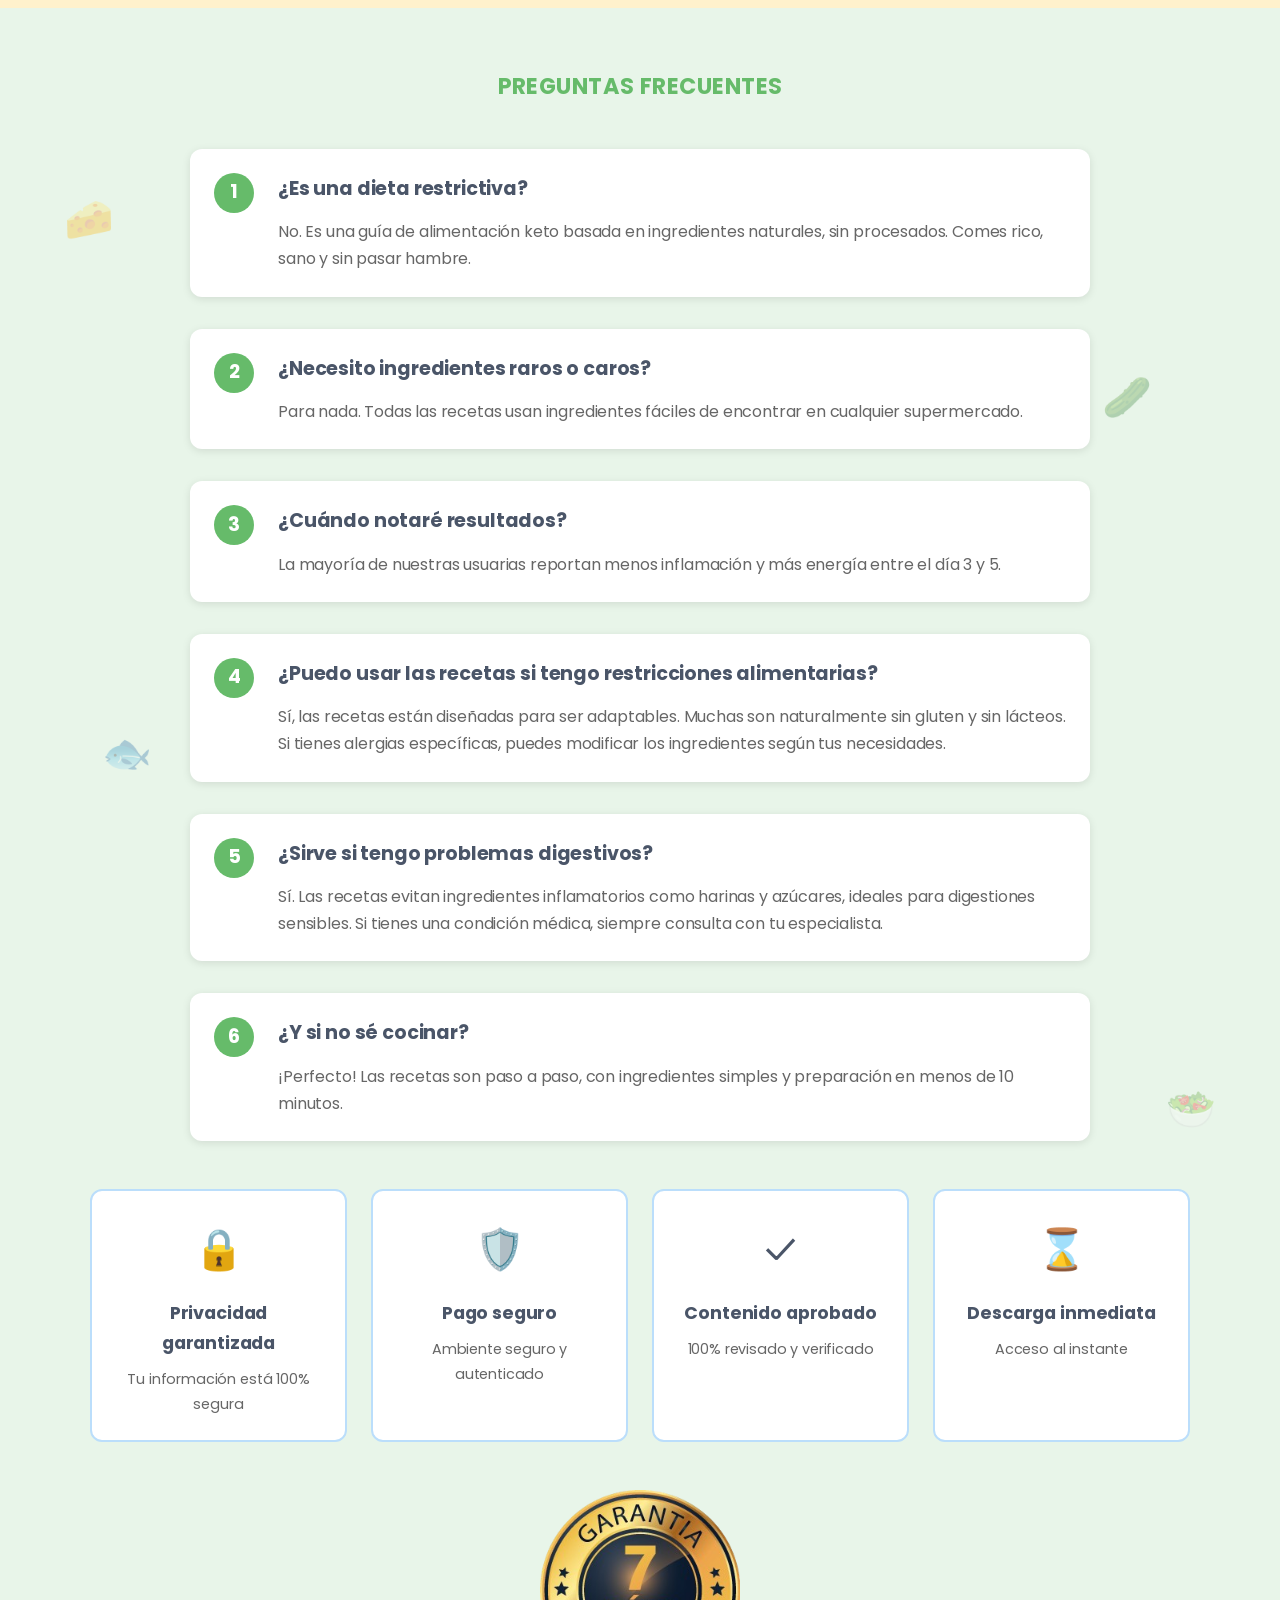
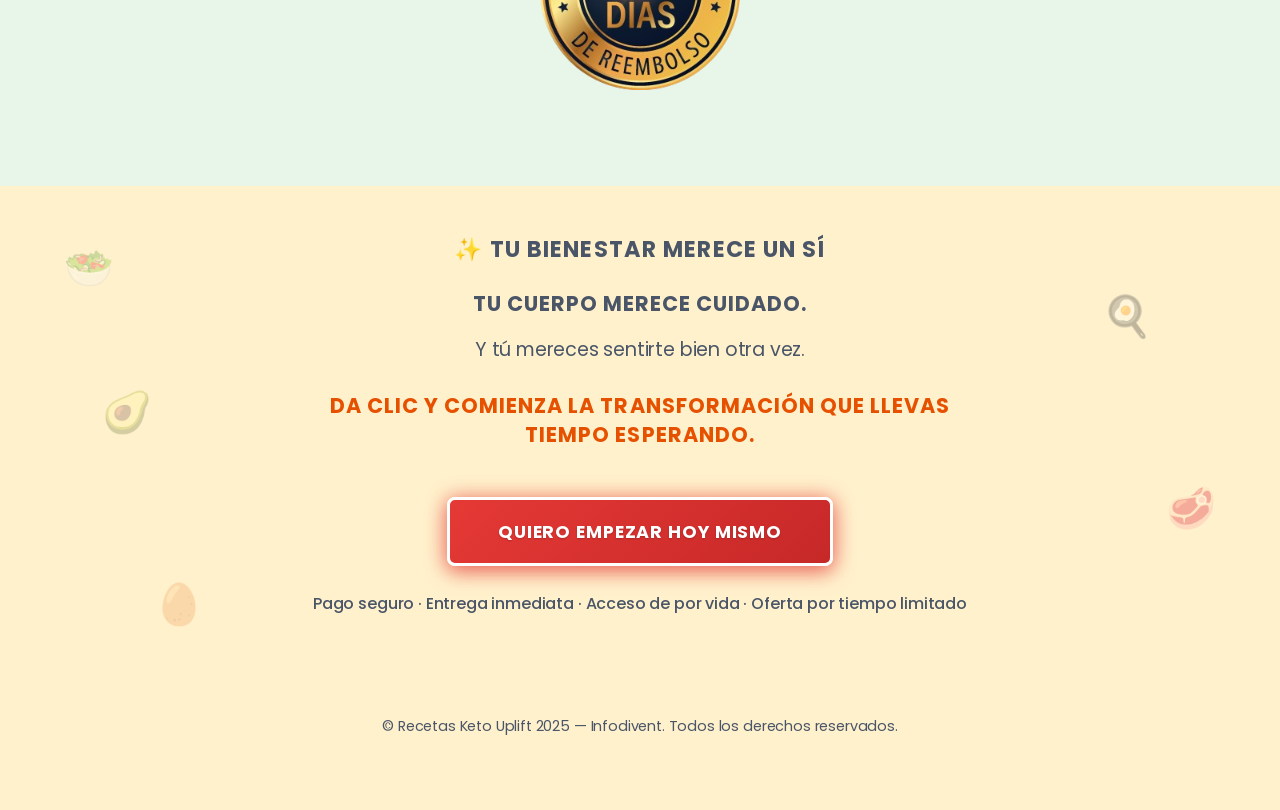
<file: recetas-keto-uplift.html>
<!DOCTYPE html>
<html lang="es">
<head>
    <meta charset="UTF-8">
    <meta name="viewport" content="width=device-width, initial-scale=1.0">
    <meta name="description" content="Recetas Keto Uplift - Transforma tu cuerpo, tu energía y tu bienestar desde casa con recetas keto rápidas y deliciosas">
    <title>Recetas Keto Uplift - Transforma tu Bienestar</title>
    <link rel="preconnect" href="https://fonts.googleapis.com">
    <link rel="preconnect" href="https://fonts.gstatic.com" crossorigin>
    <link href="https://fonts.googleapis.com/css2?family=Poppins:wght@400;500;600;700;800;900&family=Outfit:wght@400;500;600;700;800;900&display=swap" rel="stylesheet">
    <link rel="stylesheet" href="styles/css/main.css?v=1.0">
    <link rel="stylesheet" href="styles/css/keto.css?v=2.2">
    
    <!-- Meta Pixel Code -->
    <script>
    !function(f,b,e,v,n,t,s)
    {if(f.fbq)return;n=f.fbq=function(){n.callMethod?
    n.callMethod.apply(n,arguments):n.queue.push(arguments)};
    if(!f._fbq)f._fbq=n;n.push=n;n.loaded=!0;n.version='2.0';
    n.queue=[];t=b.createElement(e);t.async=!0;
    t.src=v;s=b.getElementsByTagName(e)[0];
    s.parentNode.insertBefore(t,s)}(window, document,'script',
    'https://connect.facebook.net/en_US/fbevents.js');
    fbq('init', '4253619061539789');
    fbq('track', 'PageView');
    </script>
    <noscript><img height="1" width="1" style="display:none"
    src="https://www.facebook.com/tr?id=4253619061539789&ev=PageView&noscript=1"
    /></noscript>
    <!-- End Meta Pixel Code -->
    
    <!-- Hotmart Launcher Script -->
    <script id="hotmart_launcher_script">
        (function(l,a,u,n,c,h,e,r){l['HotmartLauncherObject']=c;l[c]=l[c]||function(){
        (l[c].q=l[c].q||[]).push(arguments)},l[c].l=1*new Date();h=a.createElement(u),
        e=a.getElementsByTagName(u)[0];h.async=1;h.src=n;e.parentNode.insertBefore(h,e)
        })(window,document,'script','//launcher.hotmart.com/launcher.js','hot');

        hot('account','ddac3e12-2ec7-3f00-854d-c5126624ec9e');
    </script>
</head>
<body>
    <!-- Banner Superior -->
    <section class="offer-alert section-relative">
            <div class="container">
            <p class="offer-alert-text aggressive-text" style="color: var(--white);">🔥 Oferta especial por temporada — Disponible solo por tiempo limitado. ¡Aprovecha antes de que se acabe! ⏰ Tiempo restante: <span id="countdown-timer" style="font-weight: bold; font-size: 1.2em;"><span id="minutes">15</span>:<span id="seconds">00</span></span> 🔥</p>
                </div>
    </section>

    <!-- SECCIÓN 1 — HERO / ENCABEZADO -->
    <section class="keto-hero section-relative">
        <div class="floating-dessert">🥗</div>
        <div class="floating-dessert">🍳</div>
        <div class="floating-dessert">🥑</div>
        <div class="floating-dessert">🥩</div>
        <div class="floating-dessert">🥚</div>
        <div class="floating-dessert">🧀</div>
        <div class="floating-dessert">🥒</div>
        <div class="floating-dessert">🐟</div>
        
        <div class="container">
            <h1 class="keto-main-title">
                <span class="keto-title-line1">Descubre cómo transformar tu <span class="title-highlight">cuerpo</span>, tu <span class="title-highlight">energía</span> y tu <span class="title-highlight">bienestar</span> desde casa con recetas keto rápidas, deliciosas y listas en menos de 10 minutos.</span>
            </h1>
            <div class="ebook-cover-hero">
                <img src="images/main-picture-recetas-keto.jpg" alt="Portada Recetas Keto Uplift" class="ebook-cover-hero-image" style="max-width: 650px !important; width: 100%; height: auto;">
            </div>
            <p class="hero-subtitle-main aggressive-text" style="color: var(--orange-dark); font-size: 1.3rem; margin-top: 1.5rem;">Un cambio real empieza con un plato… y hoy puedes dar el primer paso.</p>
        </div>
    </section>

    <!-- SECCIÓN 2 — SUBTÍTULO MOTIVADOR -->
    <section class="section-relative">
        <div class="floating-dessert">🥗</div>
        <div class="floating-dessert">🍳</div>
        <div class="floating-dessert">🥑</div>
        
        <div class="container">
            <div class="hero-description-box" style="text-align: center;">
                <p class="hero-question aggressive-text" style="font-size: 1.4rem; margin-bottom: 1.5rem; color: var(--orange-dark);">Si estás cansada de sentirte inflamada, con poca energía, sin motivación y sin saber por dónde empezar…</p>
                <p class="hero-answer" style="font-size: 1.3rem; font-weight: 600;">Este es el método simple, práctico y delicioso que miles de mujeres están usando para recuperar su bienestar sin sacrificios.</p>
            </div>
        </div>
    </section>

    <!-- SECCIÓN 3 — MENSAJE DE IDENTIFICACIÓN -->
    <section class="logros-section-master section-relative">
        <div class="floating-dessert">🥩</div>
        <div class="floating-dessert">🥚</div>
        
        <div class="container">
            <h2 class="logros-title-master aggressive-text" style="font-size: 1.8rem; margin-bottom: 2rem;">Quizás te ha pasado…</h2>
            <div style="display: flex; gap: 2rem; align-items: flex-start; max-width: 1200px; margin: 0 auto;">
                <div style="flex: 1; background-color: var(--white); padding: 2rem; border-radius: 12px; box-shadow: 0 4px 12px rgba(0, 0, 0, 0.1);">
                    <ul class="logros-list-master" style="text-align: center; list-style: none; padding: 0;">
                        <li style="font-size: 1.2rem; margin: 1rem 0;">Te miras al espejo y no te reconoces.</li>
                        <li style="font-size: 1.2rem; margin: 1rem 0;">Sientes que tu energía ya no rinde como antes.</li>
                        <li style="font-size: 1.2rem; margin: 1rem 0;">Las dietas que intentaste son tan estrictas que las abandonas a los 3 días.</li>
                        <li style="font-size: 1.2rem; margin: 1rem 0;">Comes "saludable", pero igual te sientes inflamada.</li>
                        <li style="font-size: 1.2rem; margin: 1rem 0;">Te preocupa tu salud, pero tampoco quieres vivir contando calorías.</li>
                    </ul>
                </div>
                <div style="flex: 1; background-color: var(--white); padding: 2rem; border-radius: 12px; box-shadow: 0 4px 12px rgba(0, 0, 0, 0.1);">
                    <p class="aggressive-text" style="font-size: 1.3rem; margin-bottom: 1rem; text-align: center;">Y al final…</p>
                    <p style="font-size: 1.2rem; margin-bottom: 1.5rem; text-align: center; font-weight: 600;">te preguntas si algún día volverás a sentirte liviana, segura y con fuerza para hacer tus actividades sin agotarte.</p>
                    <p class="aggressive-text" style="font-size: 1.3rem; margin-top: 2rem; text-align: center; color: var(--orange-dark);">La verdad es que no te falta fuerza de voluntad.</p>
                    <p class="aggressive-text" style="font-size: 1.3rem; margin-top: 1rem; text-align: center; color: var(--orange-dark);">Lo que te falta es un método REALISTA que puedas aplicar hoy mismo.</p>
                </div>
            </div>
        </div>
    </section>

    <!-- SECCIÓN 4 — PROMESA CENTRAL PODEROSA -->
    <section class="includes-section section-relative">
        <div class="floating-dessert">🧀</div>
        <div class="floating-dessert">🥒</div>
        <div class="floating-dessert">🐟</div>
        
        <div class="container">
            <h2 class="includes-title aggressive-text">Recetas Keto Uplift no es solo un ebook.</h2>
            <p class="includes-subtitle aggressive-text" style="font-size: 1.3rem; margin-bottom: 2rem;">Es una guía práctica diseñada para ayudarte a:</p>
            <div class="includes-content">
                <div class="includes-list">
                    <div class="include-item">
                        <span class="include-icon">💜</span>
                        <p>Reducir inflamación desde la primera semana</p>
                    </div>
                    <div class="include-item">
                        <span class="include-icon">💜</span>
                        <p>Sentirte más ligera sin pasar hambre</p>
                </div>
                    <div class="include-item">
                        <span class="include-icon">💜</span>
                        <p>Recuperar energía sin depender de café ni pastillas</p>
                        </div>
                    <div class="include-item">
                        <span class="include-icon">💜</span>
                        <p>Aprender a comer rico y saludable sin complicarte</p>
                        </div>
                    <div class="include-item">
                        <span class="include-icon">💜</span>
                        <p>Construir un estilo de vida más sano sin dietas imposibles</p>
                    </div>
                </div>
                <div class="includes-image-placeholder">
                    <img src="images/cocinando.jpg" alt="Cocinando recetas keto" style="width: 100%; max-width: 400px; height: auto; border-radius: 12px; box-shadow: 0 4px 12px rgba(0, 0, 0, 0.15); margin: 0 auto; display: block;">
                </div>
            </div>
            <p class="includes-note aggressive-text" style="margin-top: 2rem; font-size: 1.2rem; text-align: center;">Todo con recetas listas en 10 minutos o menos, con ingredientes fáciles de encontrar.</p>
        </div>
    </section>

    <!-- SECCIÓN 5 — FRASE DE IMPACTO -->
    <section class="section-relative">
        <div class="floating-dessert">🥗</div>
        <div class="floating-dessert">🍳</div>
        
        <div class="container">
            <div class="hero-description-box">
                <p class="hero-question aggressive-text" style="font-size: 1.5rem; text-align: center; margin-bottom: 1rem; color: var(--orange-dark);">Tu bienestar no tiene por qué esperar.</p>
                <p class="hero-question aggressive-text" style="font-size: 1.5rem; text-align: center; margin-bottom: 1rem; color: var(--orange-dark);">Tu cuerpo está listo para cambiar contigo.</p>
                <p class="hero-answer" style="font-size: 1.3rem; text-align: center; font-weight: 600;">Solo necesitas una guía que te acompañe paso a paso.</p>
            </div>
        </div>
    </section>

    <!-- SECCIÓN 6 — "IMAGINA ESTO…" -->
    <section class="includes-section section-relative" style="background-color: var(--white);">
        <div class="floating-dessert">🥑</div>
        <div class="floating-dessert">🥩</div>
        <div class="floating-dessert">🥚</div>
        
        <div class="container">
            <h2 class="includes-title aggressive-text" style="margin-bottom: 2rem;">Imagina que…</h2>
            <div class="includes-content" style="flex-direction: column; align-items: center;">
                <div class="includes-list" style="max-width: 900px; margin: 0 auto;">
                    <div class="include-item" style="text-align: left;">
                        <span class="include-icon">✨</span>
                        <p style="font-size: 1.2rem;">Te levantas por la mañana sin dolor, sin inflamación y sin pesadez.</p>
                    </div>
                    <div class="include-item" style="text-align: left;">
                        <span class="include-icon">✨</span>
                        <p style="font-size: 1.2rem;">Preparas un desayuno delicioso y saludable en menos de 5 minutos.</p>
                    </div>
                    <div class="include-item" style="text-align: left;">
                        <span class="include-icon">✨</span>
                        <p style="font-size: 1.2rem;">La ropa te empieza a quedar más suelta sin que tengas que matarte en el gimnasio.</p>
                    </div>
                    <div class="include-item" style="text-align: left;">
                        <span class="include-icon">✨</span>
                        <p style="font-size: 1.2rem;">Tu digestión mejora y tu energía aumenta.</p>
                    </div>
                    <div class="include-item" style="text-align: left;">
                        <span class="include-icon">✨</span>
                        <p style="font-size: 1.2rem;">Te sientes orgullosa de ti misma porque, por primera vez, estás logrando cambios sin sufrir.</p>
                    </div>
                    <div class="include-item" style="text-align: left;">
                        <span class="include-icon">✨</span>
                        <p class="aggressive-text" style="font-size: 1.2rem;">Eso es lo que viven miles de mujeres al aplicar la alimentación keto correcta.</p>
                    </div>
                </div>
                <div style="margin-top: 2rem; text-align: center;">
                    <img src="images/chica-comiendo.jpg" alt="Chica comiendo" style="width: 100%; max-width: 500px; height: auto; border-radius: 12px; box-shadow: 0 4px 12px rgba(0, 0, 0, 0.15); margin: 0 auto; display: block;">
                </div>
                <p class="aggressive-text" style="margin-top: 1.5rem; font-size: 1.3rem; text-align: center; color: var(--orange-dark);">Y hoy tú puedes comenzar también.</p>
            </div>
        </div>
    </section>

    <!-- SECCIÓN 7 — LISTA DE BENEFICIOS -->
    <section class="includes-section section-relative">
        <div class="floating-dessert">🧀</div>
        <div class="floating-dessert">🥒</div>
        
        <div class="container">
            <h2 class="includes-title aggressive-text">Con esta guía vas a obtener:</h2>
            <div class="includes-content">
                <div class="includes-list">
                    <div class="include-item">
                        <span class="include-icon">✔️</span>
                        <p>Más de 110 recetas keto fáciles y rápidas</p>
                    </div>
                    <div class="include-item">
                        <span class="include-icon">✔️</span>
                        <p>Menús completos para desayunos, almuerzos, cenas y snacks</p>
                    </div>
                    <div class="include-item">
                        <span class="include-icon">✔️</span>
                        <p>Macros y calorías por porción sin que tengas que calcular nada</p>
                    </div>
                    <div class="include-item">
                        <span class="include-icon">✔️</span>
                        <p>Consejos para combatir la ansiedad por comida y los antojos</p>
                    </div>
                    <div class="include-item">
                        <span class="include-icon">✔️</span>
                        <p>Recomendaciones para perder peso sin sacrificar sabor</p>
                    </div>
                    <div class="include-item">
                        <span class="include-icon">✔️</span>
                        <p>Todo con acceso inmediato + acceso de por vida</p>
                    </div>
                </div>
                <div class="includes-image-placeholder">
                    <img src="images/platos-dieta-keto.jpg" alt="Platos dieta keto" style="width: 100%; max-width: 500px; height: auto; border-radius: 12px; box-shadow: 0 4px 12px rgba(0, 0, 0, 0.15); margin: 0 auto; display: block;">
                </div>
            </div>
        </div>
    </section>

    <!-- SECCIÓN 8 — MENSAJE "DOLOR Y ALIVIO" -->
    <section class="logros-section-master section-relative">
        <div class="floating-dessert">🐟</div>
        <div class="floating-dessert">🥗</div>
        
        <div class="container">
            <div class="hero-description-box" style="text-align: center;">
                <p class="hero-question aggressive-text" style="font-size: 1.3rem; margin-bottom: 1.5rem; color: var(--orange-dark);">Sé que estás cansada de intentar y no ver resultados.</p>
                <p class="hero-question aggressive-text" style="font-size: 1.3rem; margin-bottom: 1.5rem;">Cansada de sentirte hinchada.</p>
                <p class="hero-question aggressive-text" style="font-size: 1.3rem; margin-bottom: 1.5rem;">Cansada de promesas vacías.</p>
                <p class="hero-question aggressive-text" style="font-size: 1.3rem; margin-bottom: 1.5rem;">Cansada de dietas que te dejan con hambre y frustración.</p>
                <p class="hero-answer" style="font-size: 1.3rem; margin-top: 2rem; font-weight: 600;">Pero también sé que dentro de ti hay una parte que quiere volver a sentirse bien…</p>
                <p class="hero-answer" style="font-size: 1.3rem; margin-top: 1rem; font-weight: 600;">y esa parte es más fuerte de lo que crees.</p>
                <p class="aggressive-text" style="font-size: 1.3rem; margin-top: 2rem; color: var(--orange-dark);">Esta guía fue creada precisamente para eso:</p>
                <p class="aggressive-text" style="font-size: 1.3rem; margin-top: 1rem; color: var(--orange-dark);">para ayudarte a recuperar tu bienestar de forma realista, deliciosa y sostenible.</p>
            </div>
        </div>
    </section>

    <!-- SECCIÓN 10 — FRASE POTENTE DE CAMBIO -->
    <section class="section-relative">
        <div class="floating-dessert">🥩</div>
        <div class="floating-dessert">🥚</div>
        
        <div class="container">
            <div style="margin-top: 4rem; margin-bottom: 4rem;">
                <p class="hero-question aggressive-text" style="font-size: 1.6rem; text-align: center; margin-bottom: 1rem;">Tu salud no es un lujo.</p>
                <p class="hero-question aggressive-text" style="font-size: 1.6rem; text-align: center; margin-bottom: 1rem;">Es una prioridad.</p>
                <p class="hero-answer" style="font-size: 1.4rem; text-align: center; font-weight: 600; color: var(--orange-dark);">Y hoy puedes recuperarla desde tu cocina.</p>
            </div>
                </div>
    </section>

    <!-- SECCIÓN 12 — ¿PARA QUIÉN ES ESTA GUÍA? -->
    <section class="includes-section section-relative" style="background-color: var(--white);">
        <div class="floating-dessert">🥗</div>
        <div class="floating-dessert">🍳</div>
        
        <div class="container">
            <h2 class="includes-title aggressive-text">¿Para quién es esta guía?</h2>
            <p class="includes-subtitle aggressive-text" style="font-size: 1.3rem; margin-bottom: 2rem;">Esta guía es para ti si:</p>
            <div class="includes-content">
                <div class="includes-list">
                    <div class="include-item">
                        <span class="include-icon">✓</span>
                        <p>Quieres bajar de peso sin sufrir</p>
                </div>
                    <div class="include-item">
                        <span class="include-icon">✓</span>
                        <p>Te sientes inflamada o con poca energía</p>
                </div>
                    <div class="include-item">
                        <span class="include-icon">✓</span>
                        <p>Te cuesta seguir dietas complicadas</p>
                    </div>
                    <div class="include-item">
                        <span class="include-icon">✓</span>
                        <p>No tienes tiempo para cocinar</p>
                </div>
                    <div class="include-item">
                        <span class="include-icon">✓</span>
                        <p>Quieres aprender a comer rico y saludable</p>
            </div>
                    <div class="include-item">
                        <span class="include-icon">✓</span>
                        <p>Estás lista para cambiar tu vida desde casa</p>
                    </div>
                </div>
                <div class="includes-image-placeholder">
                    <img src="images/chica-fitnes.jpg" alt="Chica fitness" style="width: 100%; max-width: 400px; height: auto; border-radius: 12px; box-shadow: 0 4px 12px rgba(0, 0, 0, 0.15); margin: 0 auto; display: block;">
                </div>
            </div>
        </div>
    </section>

    <!-- SECCIÓN 13 — OFERTA -->
    <section id="oferta-irresistible" class="section-relative">
        <div class="floating-dessert">🥑</div>
        <div class="floating-dessert">🥩</div>
        <div class="floating-dessert">🥚</div>
        <div class="floating-dessert">🧀</div>
        
        <div class="container">
            <div class="oferta-container-animated" style="background: linear-gradient(135deg, #FFEBEE 0%, #FFCDD2 100%); border: 3px dashed #E53935; padding: 2rem; border-radius: 12px; box-shadow: 0 4px 15px rgba(229, 57, 53, 0.3);">
                <div class="pricing-section">
                    <p class="offer-alert-text aggressive-text">🔥 OFERTA IRRESISTIBLE 🔥</p>
                    <p class="offer-text aggressive-text" style="font-size: 1.3rem;">HOY PUEDES OBTENER EL EBOOK COMPLETO DE RECETAS KETO</p>
                    <p class="offer-text aggressive-text" style="font-size: 1.2rem; color: var(--orange-dark);">CON UN PRECIO ESPECIAL DE TEMPORADA</p>
                    <p class="price-text" style="margin: 2rem 0;">
                        <span class="price-strikethrough" style="font-size: 1.5rem;">$29 USD</span>
                        <span class="price-current price-current-oferta aggressive-text" style="font-size: 2.5rem; display: block; margin-top: 1rem;">⭐ SOLO $7 USD ⭐</span>
                        <span style="display: block; font-size: 1.1rem; color: var(--text-gray); margin-top: 0.5rem;">Precio de lanzamiento</span>
                    </p>
                    <p class="guarantee-text aggressive-text" style="margin-top: 1.5rem; font-size: 1.1rem; color: var(--red-guarantee);">Oferta disponible por tiempo limitado.</p>
                    <p class="guarantee-text" style="font-size: 1rem;">Cuando termine la promoción, el precio subirá inmediatamente.</p>
                    <p class="guarantee-text aggressive-text" style="margin-top: 1rem; font-size: 1.2rem; text-align: center; color: var(--red-guarantee);">⏰ Tiempo restante: <span id="countdown-timer-oferta" style="font-weight: bold; font-size: 1.3em;"><span id="minutes-oferta">15</span>:<span id="seconds-oferta">00</span></span></p>
                </div>

                <div class="main-cta-section">
                    <a href="https://pay.hotmart.com/Q103165513V?off=xu9m8rgb&checkoutMode=10" target="_blank" rel="noopener noreferrer" class="btn btn-red-alarm btn-large aggressive-text">Deseo obtener el ebook de recetas keto ahora</a>
                    <div class="security-badge" style="display: flex; flex-direction: column; align-items: center; gap: 1rem; margin-top: 1.5rem;">
                        <img src="images/compra-segura.png" alt="Compra Segura" style="max-width: 250px; width: 100%; height: auto;">
                        <img src="images/medios-de-pago.png" alt="Medios de Pago" style="max-width: 300px; width: 100%; height: auto;">
                    </div>
                </div>
            </div>
                    </div>
    </section>

    <!-- SECCIÓN: CÓMO OBTENER LA PROMOCIÓN -->
    <section class="includes-section section-relative" style="background-color: var(--cream);">
        <div class="floating-dessert">🥗</div>
        <div class="floating-dessert">🍳</div>
        <div class="floating-dessert">🥑</div>
        
        <div class="container">
            <h2 class="includes-title aggressive-text" style="margin-bottom: 2rem;">¿Cómo obtener la promoción?</h2>
            
            <div class="hero-description-box" style="max-width: 900px; margin: 0 auto 2rem; background-color: var(--white); padding: 2rem; border-radius: 12px; box-shadow: 0 4px 12px rgba(0, 0, 0, 0.1);">
                <p class="hero-answer" style="font-size: 1.2rem; line-height: 1.8; margin-bottom: 1.5rem; text-align: center; font-weight: bold; color: var(--slate-dark);">
                    Después de completar tu pago, recibirás inmediatamente a través de Hotmart el acceso al Libro y a todos los bonos incluidos. Podrás descargarlos en tu celular o computadora y revisarlos cuando quieras, estés donde estés.
                </p>
                <p class="hero-answer" style="font-size: 1.2rem; line-height: 1.8; text-align: center; font-weight: bold; color: var(--slate-dark);">
                    Recuerda que tu compra está respaldada por Hotmart, una plataforma líder en educación digital y distribución de libros electrónicos desde 2011.
                </p>
                <div style="text-align: center; margin-top: 2rem;">
                    <img src="images/hotmart1.png" alt="Hotmart" style="max-width: 250px; width: 100%; height: auto;">
                </div>
            </div>
        </div>
    </section>

    <!-- SECCIÓN 14 — PREGUNTAS FRECUENTES -->
    <section class="faq-section section-relative">
        <div class="floating-dessert">🧀</div>
        <div class="floating-dessert">🥒</div>
        <div class="floating-dessert">🐟</div>
        <div class="floating-dessert">🥗</div>
        
        <div class="container">
            <h2 class="faq-title">PREGUNTAS FRECUENTES</h2>
            <div class="faq-list">
                <div class="faq-item">
                    <div class="faq-number">1</div>
                    <div class="faq-content">
                        <h3 class="faq-question">¿Es una dieta restrictiva?</h3>
                        <p class="faq-answer">No. Es una guía de alimentación keto basada en ingredientes naturales, sin procesados. Comes rico, sano y sin pasar hambre.</p>
                    </div>
                </div>
                <div class="faq-item">
                    <div class="faq-number">2</div>
                    <div class="faq-content">
                        <h3 class="faq-question">¿Necesito ingredientes raros o caros?</h3>
                        <p class="faq-answer">Para nada. Todas las recetas usan ingredientes fáciles de encontrar en cualquier supermercado.</p>
                    </div>
                </div>
                <div class="faq-item">
                    <div class="faq-number">3</div>
                    <div class="faq-content">
                        <h3 class="faq-question">¿Cuándo notaré resultados?</h3>
                        <p class="faq-answer">La mayoría de nuestras usuarias reportan menos inflamación y más energía entre el día 3 y 5.</p>
                    </div>
                </div>
                <div class="faq-item">
                    <div class="faq-number">4</div>
                    <div class="faq-content">
                        <h3 class="faq-question">¿Puedo usar las recetas si tengo restricciones alimentarias?</h3>
                        <p class="faq-answer">Sí, las recetas están diseñadas para ser adaptables. Muchas son naturalmente sin gluten y sin lácteos. Si tienes alergias específicas, puedes modificar los ingredientes según tus necesidades.</p>
                    </div>
                </div>
                <div class="faq-item">
                    <div class="faq-number">5</div>
                    <div class="faq-content">
                        <h3 class="faq-question">¿Sirve si tengo problemas digestivos?</h3>
                        <p class="faq-answer">Sí. Las recetas evitan ingredientes inflamatorios como harinas y azúcares, ideales para digestiones sensibles. Si tienes una condición médica, siempre consulta con tu especialista.</p>
                    </div>
                </div>
                <div class="faq-item">
                    <div class="faq-number">6</div>
                    <div class="faq-content">
                        <h3 class="faq-question">¿Y si no sé cocinar?</h3>
                        <p class="faq-answer">¡Perfecto! Las recetas son paso a paso, con ingredientes simples y preparación en menos de 10 minutos.</p>
                    </div>
                </div>
            </div>

            <div class="features-boxes">
                <div class="feature-box">
                    <div class="feature-box-icon">🔒</div>
                    <h4>Privacidad garantizada</h4>
                    <p>Tu información está 100% segura</p>
                </div>
                <div class="feature-box">
                    <div class="feature-box-icon">🛡️</div>
                    <h4>Pago seguro</h4>
                    <p>Ambiente seguro y autenticado</p>
                </div>
                <div class="feature-box">
                    <div class="feature-box-icon">✓</div>
                    <h4>Contenido aprobado</h4>
                    <p>100% revisado y verificado</p>
                </div>
                <div class="feature-box">
                    <div class="feature-box-icon">⌛</div>
                    <h4>Descarga inmediata</h4>
                    <p>Acceso al instante</p>
                </div>
            </div>

            <div class="guarantee-badge-single">
                <img src="images/garantia.png" alt="Garantía" class="guarantee-badge-image">
            </div>
        </div>
    </section>

    <!-- SECCIÓN 15 — CIERRE INSPIRADOR -->
    <section id="comprar" class="cta-final-section section-relative">
        <div class="floating-dessert">🥗</div>
        <div class="floating-dessert">🍳</div>
        <div class="floating-dessert">🥑</div>
        <div class="floating-dessert">🥩</div>
        <div class="floating-dessert">🥚</div>
        
        <div class="container">
            <div class="cta-final-content">
                <h2 class="cta-final-title aggressive-text">✨ TU BIENESTAR MERECE UN SÍ</h2>
                <p class="cta-final-text aggressive-text" style="font-size: 1.3rem; margin-top: 1.5rem;">Tu cuerpo merece cuidado.</p>
                <p class="cta-final-text" style="font-size: 1.2rem;">Y tú mereces sentirte bien otra vez.</p>
                <p class="cta-final-text aggressive-text" style="font-size: 1.3rem; margin-top: 1.5rem; color: var(--orange-dark);">Da clic y comienza la transformación que llevas tiempo esperando.</p>
                <a href="https://pay.hotmart.com/Q103165513V?off=xu9m8rgb&checkoutMode=10" target="_blank" rel="noopener noreferrer" class="btn btn-red-alarm btn-large aggressive-text" style="margin-top: 2rem;">QUIERO EMPEZAR HOY MISMO</a>
                <p class="cta-price-note" style="margin-top: 1.5rem; font-size: 1rem;">Pago seguro · Entrega inmediata · Acceso de por vida · Oferta por tiempo limitado</p>
            </div>
        </div>
    </section>

    <!-- Footer -->
    <footer class="keto-footer">
        <div class="container">
            <p class="footer-copyright">© Recetas Keto Uplift 2025 — Infodivent. Todos los derechos reservados.</p>
        </div>
    </footer>

    <script>
        // Función para iniciar el conteo regresivo
        function startCountdown() {
            const countdownElementTop = document.getElementById('countdown-timer-top');
            const countdownElementOferta = document.getElementById('countdown-timer-oferta');
            
            // Si no se encuentran los elementos, salir
            if (!countdownElementTop && !countdownElementOferta) {
                return;
            }

            let totalSeconds = 15 * 60; // 15 minutos en segundos

            const interval = setInterval(() => {
                const minutes = Math.floor(totalSeconds / 60);
                const seconds = totalSeconds % 60;

                const formattedTime = `${minutes.toString().padStart(2, '0')}:${seconds.toString().padStart(2, '0')}`;

                if (countdownElementTop) {
                    const minutesEl = document.getElementById('minutes');
                    const secondsEl = document.getElementById('seconds');
                    if (minutesEl && secondsEl) {
                        minutesEl.textContent = minutes.toString().padStart(2, '0');
                        secondsEl.textContent = seconds.toString().padStart(2, '0');
                    }
                }
                if (countdownElementOferta) {
                    const minutesElOferta = document.getElementById('minutes-oferta');
                    const secondsElOferta = document.getElementById('seconds-oferta');
                    if (minutesElOferta && secondsElOferta) {
                        minutesElOferta.textContent = minutes.toString().padStart(2, '0');
                        secondsElOferta.textContent = seconds.toString().padStart(2, '0');
                    }
                }

                if (totalSeconds <= 0) {
                    clearInterval(interval);
                    if (countdownElementTop) {
                        const minutesEl = document.getElementById('minutes');
                        const secondsEl = document.getElementById('seconds');
                        if (minutesEl && secondsEl) {
                            minutesEl.textContent = '00';
                            secondsEl.textContent = '00';
                        }
                    }
                    if (countdownElementOferta) {
                        const minutesElOferta = document.getElementById('minutes-oferta');
                        const secondsElOferta = document.getElementById('seconds-oferta');
                        if (minutesElOferta && secondsElOferta) {
                            minutesElOferta.textContent = '00';
                            secondsElOferta.textContent = '00';
                        }
                    }
                } else {
                    totalSeconds--;
                }
            }, 1000);
        }
        
        // Iniciar el conteo cuando la página cargue
        if (document.readyState === 'loading') {
            document.addEventListener('DOMContentLoaded', startCountdown);
        } else {
            startCountdown();
        }
    </script>
    <script src="js/main.js"></script>
</body>
</html>
</file>
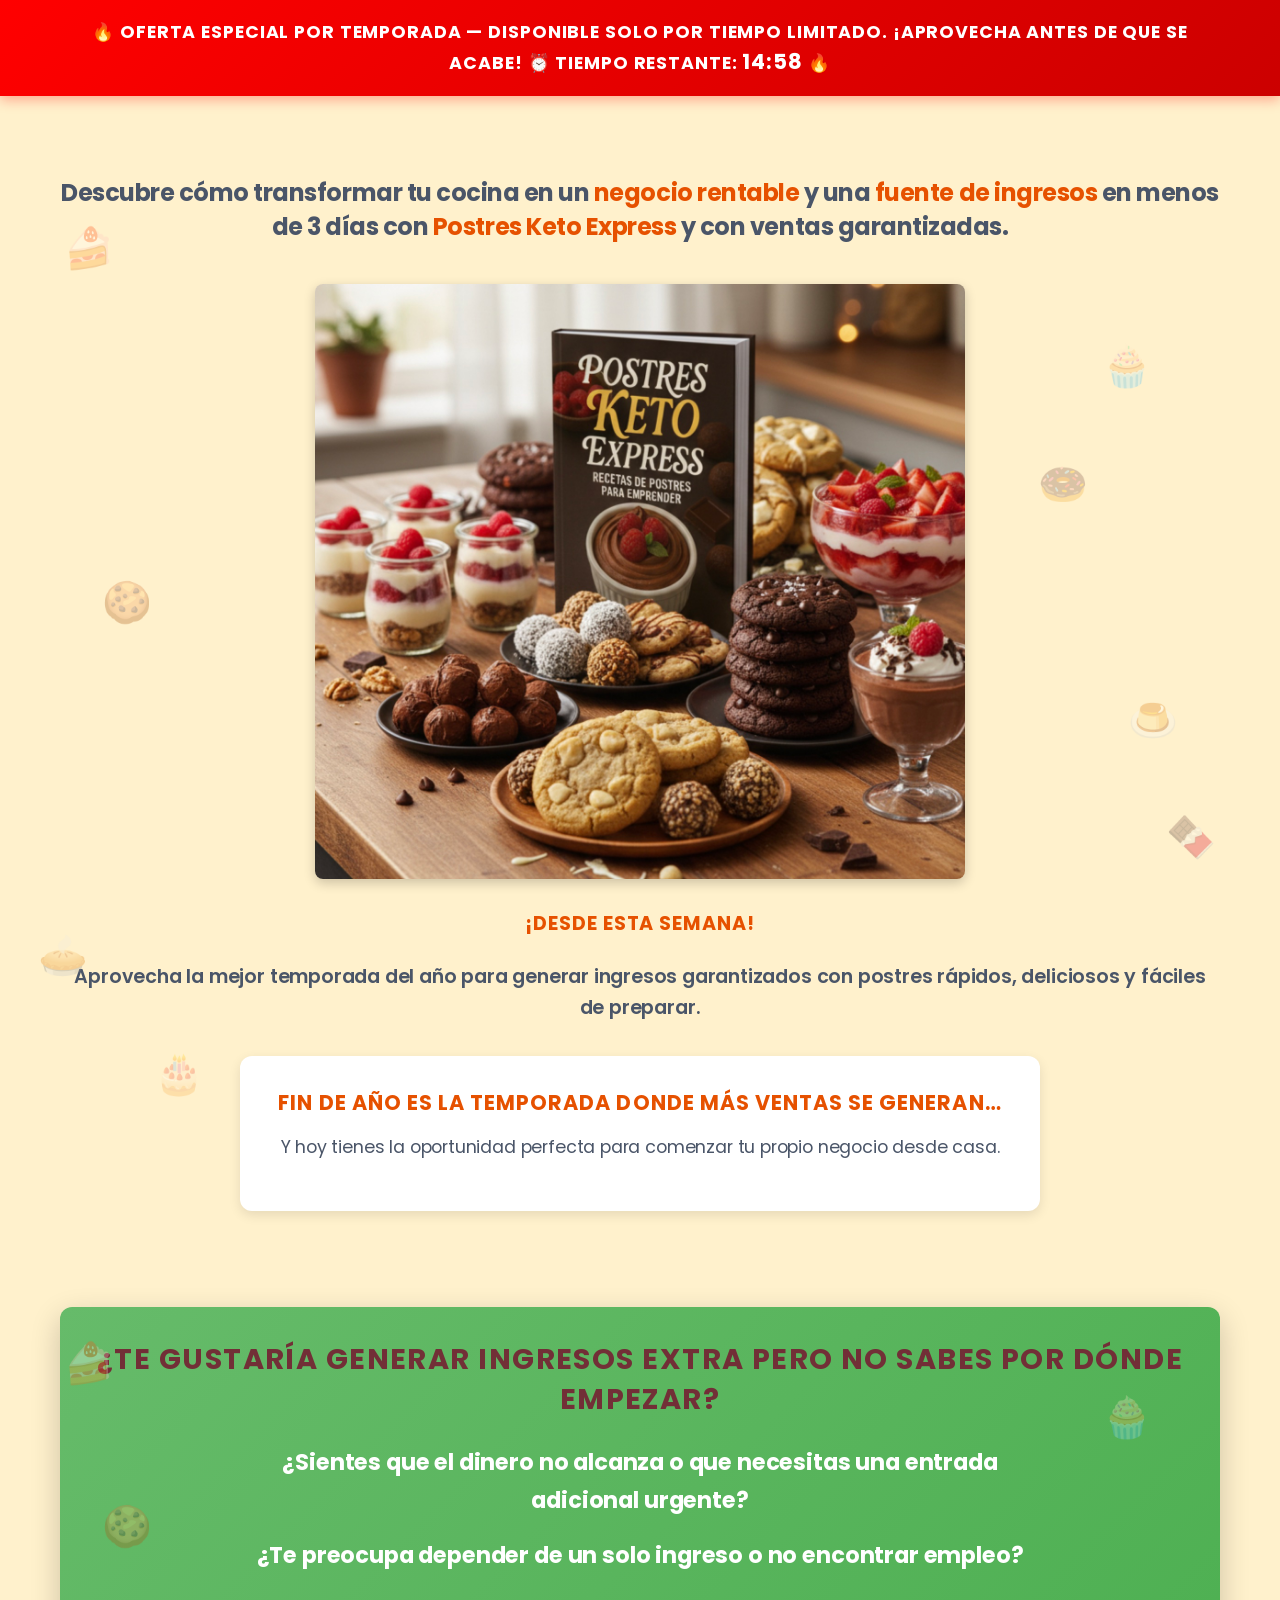
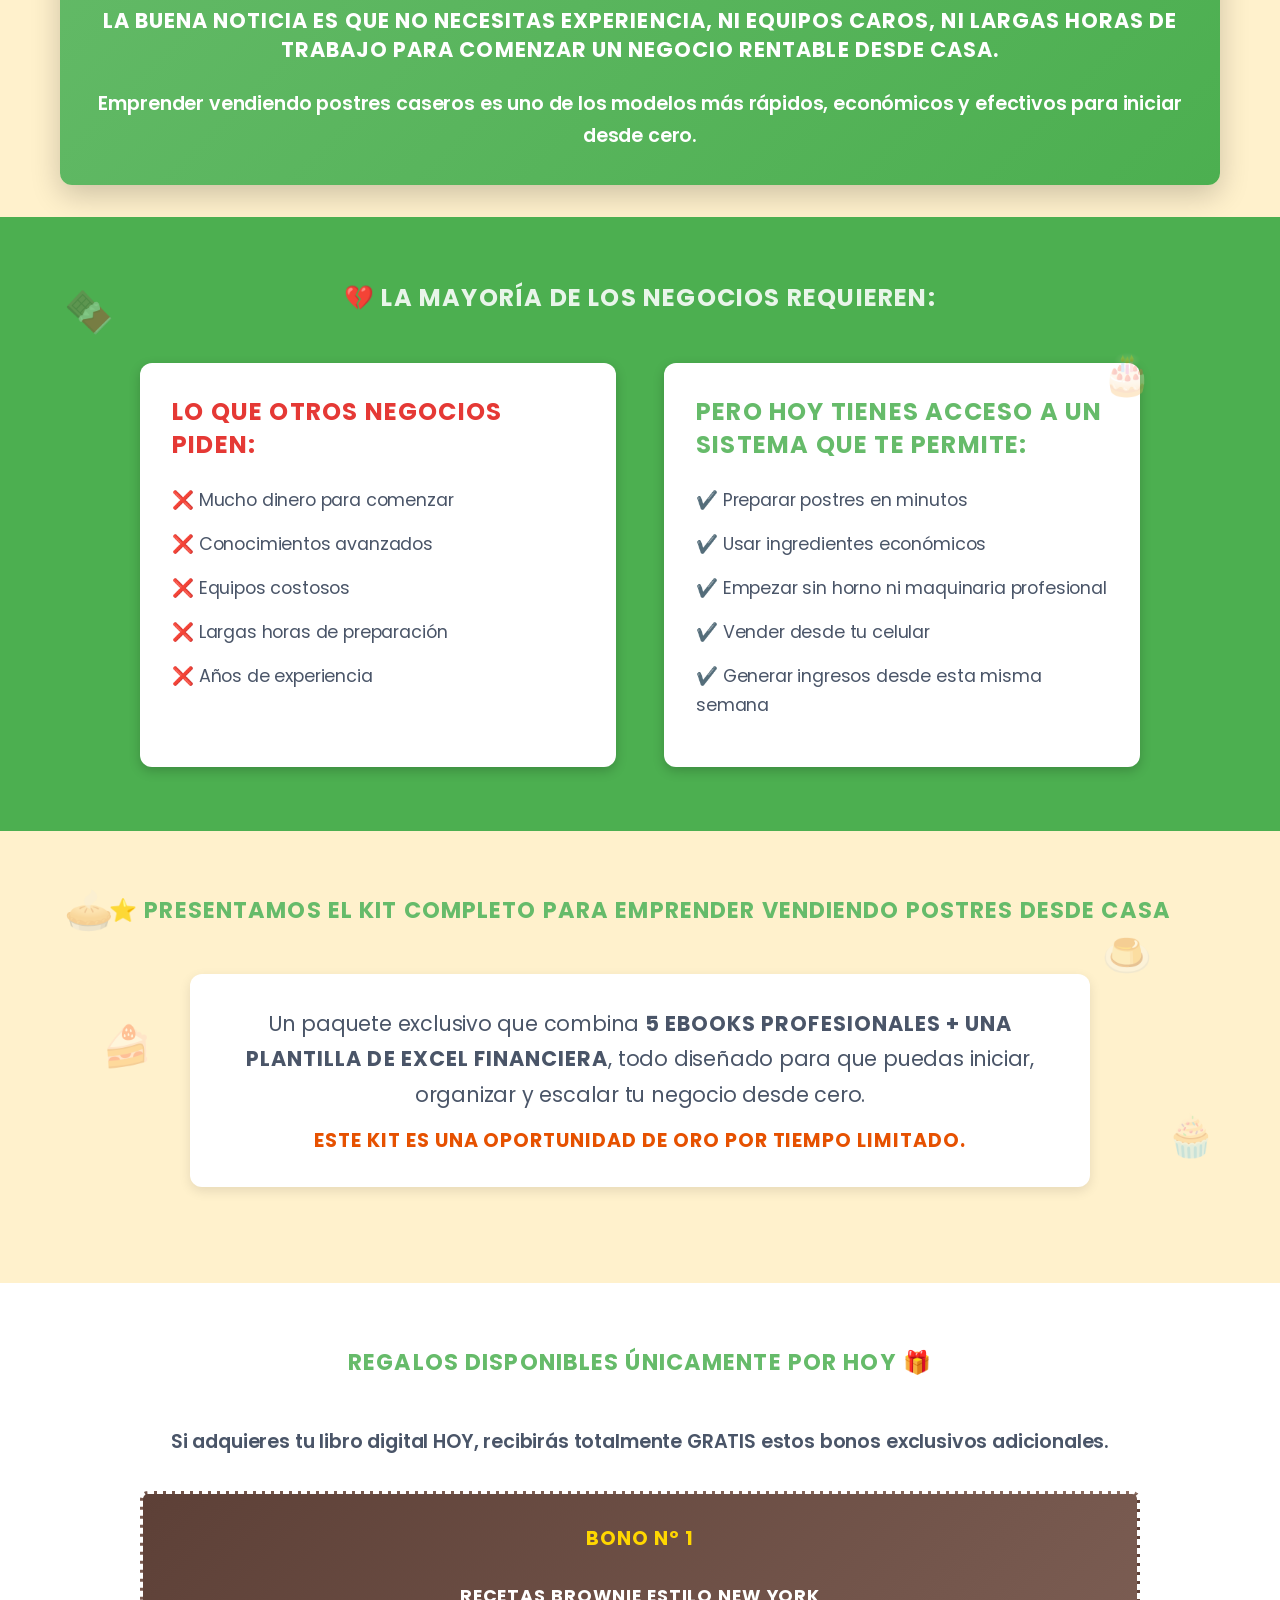
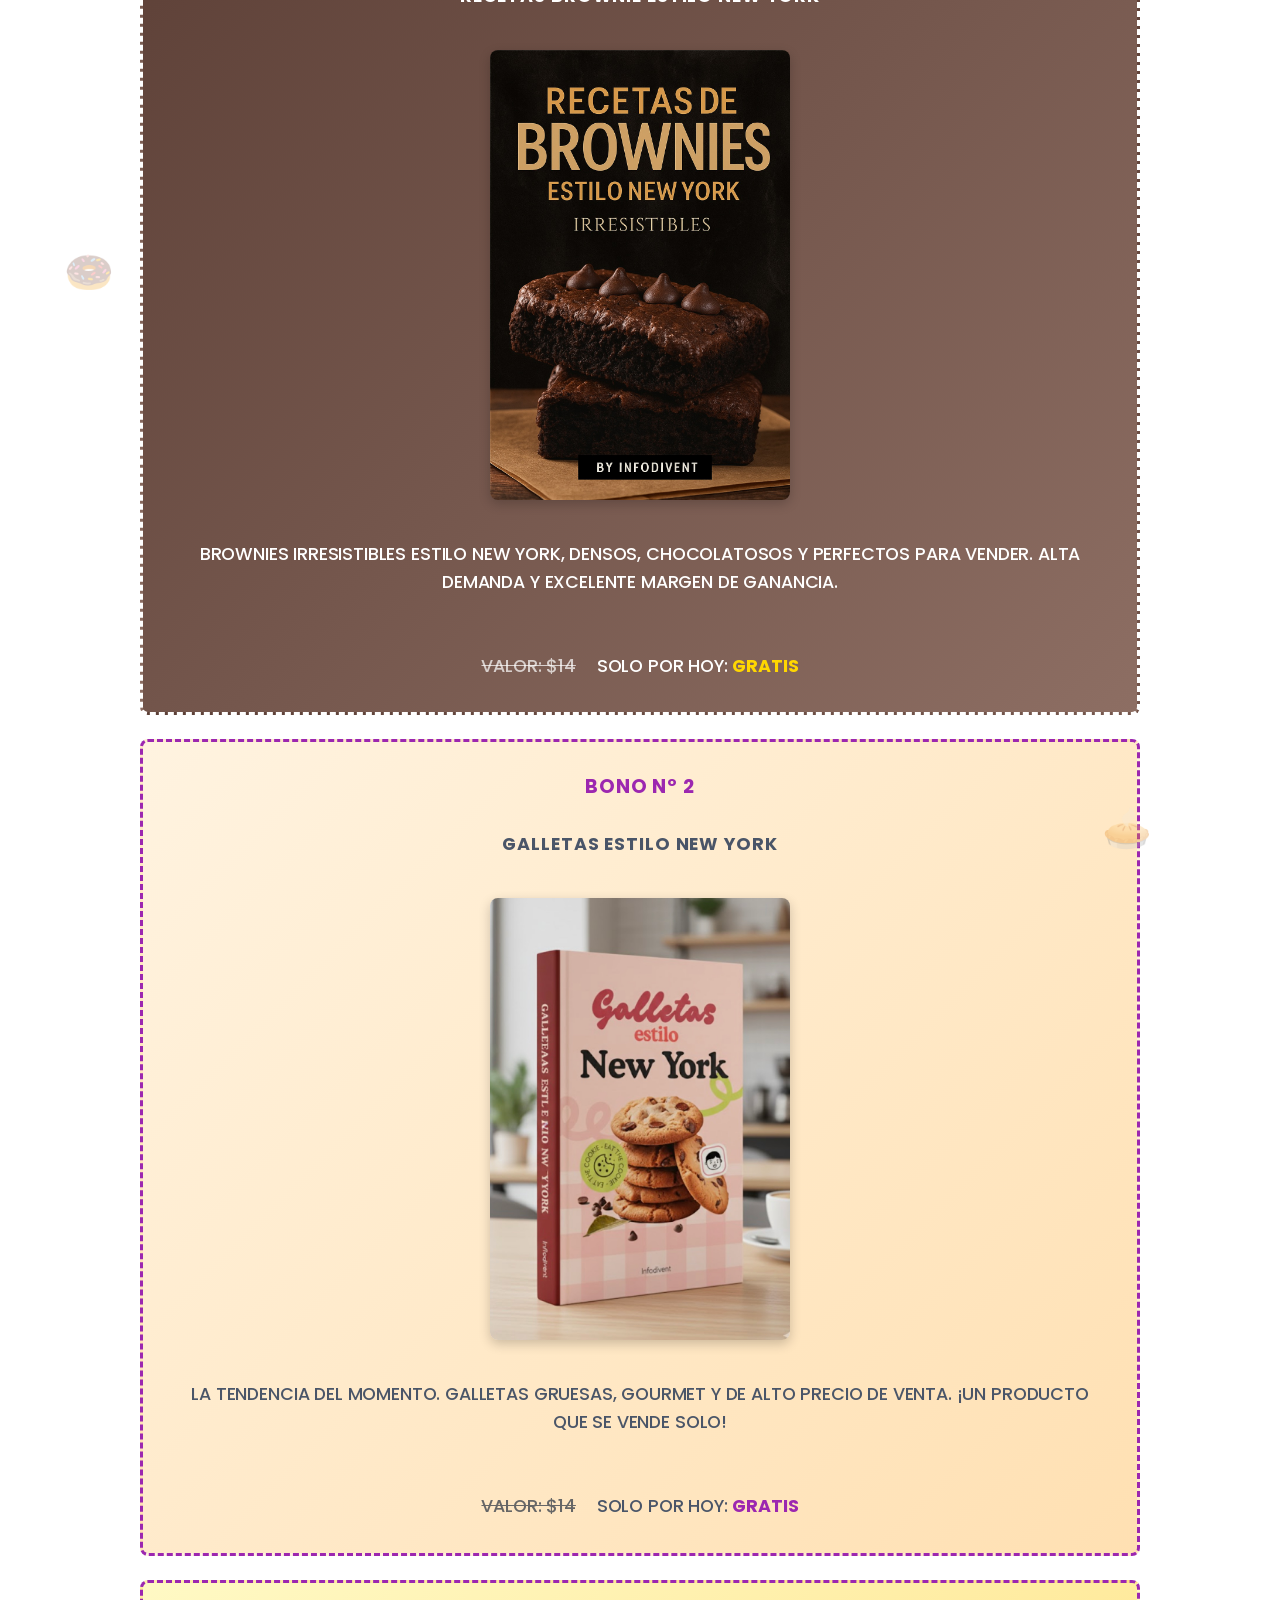
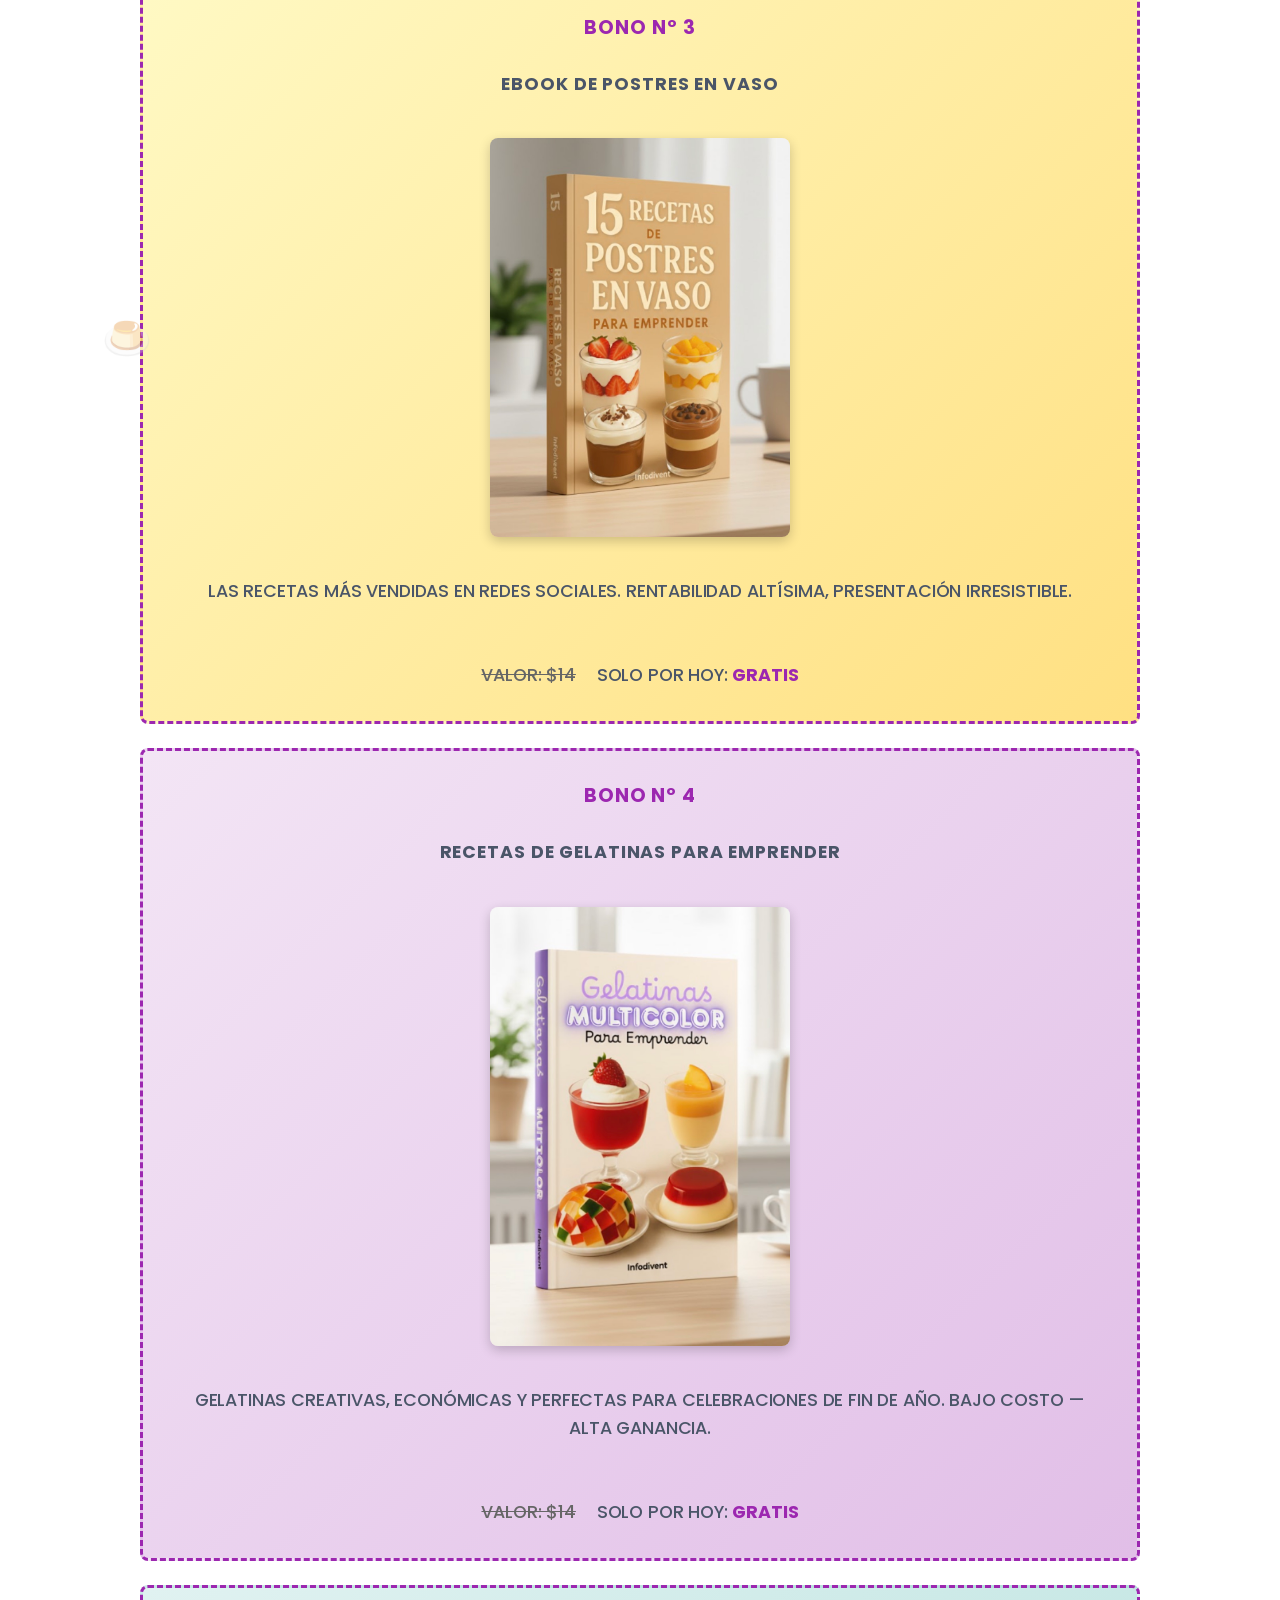
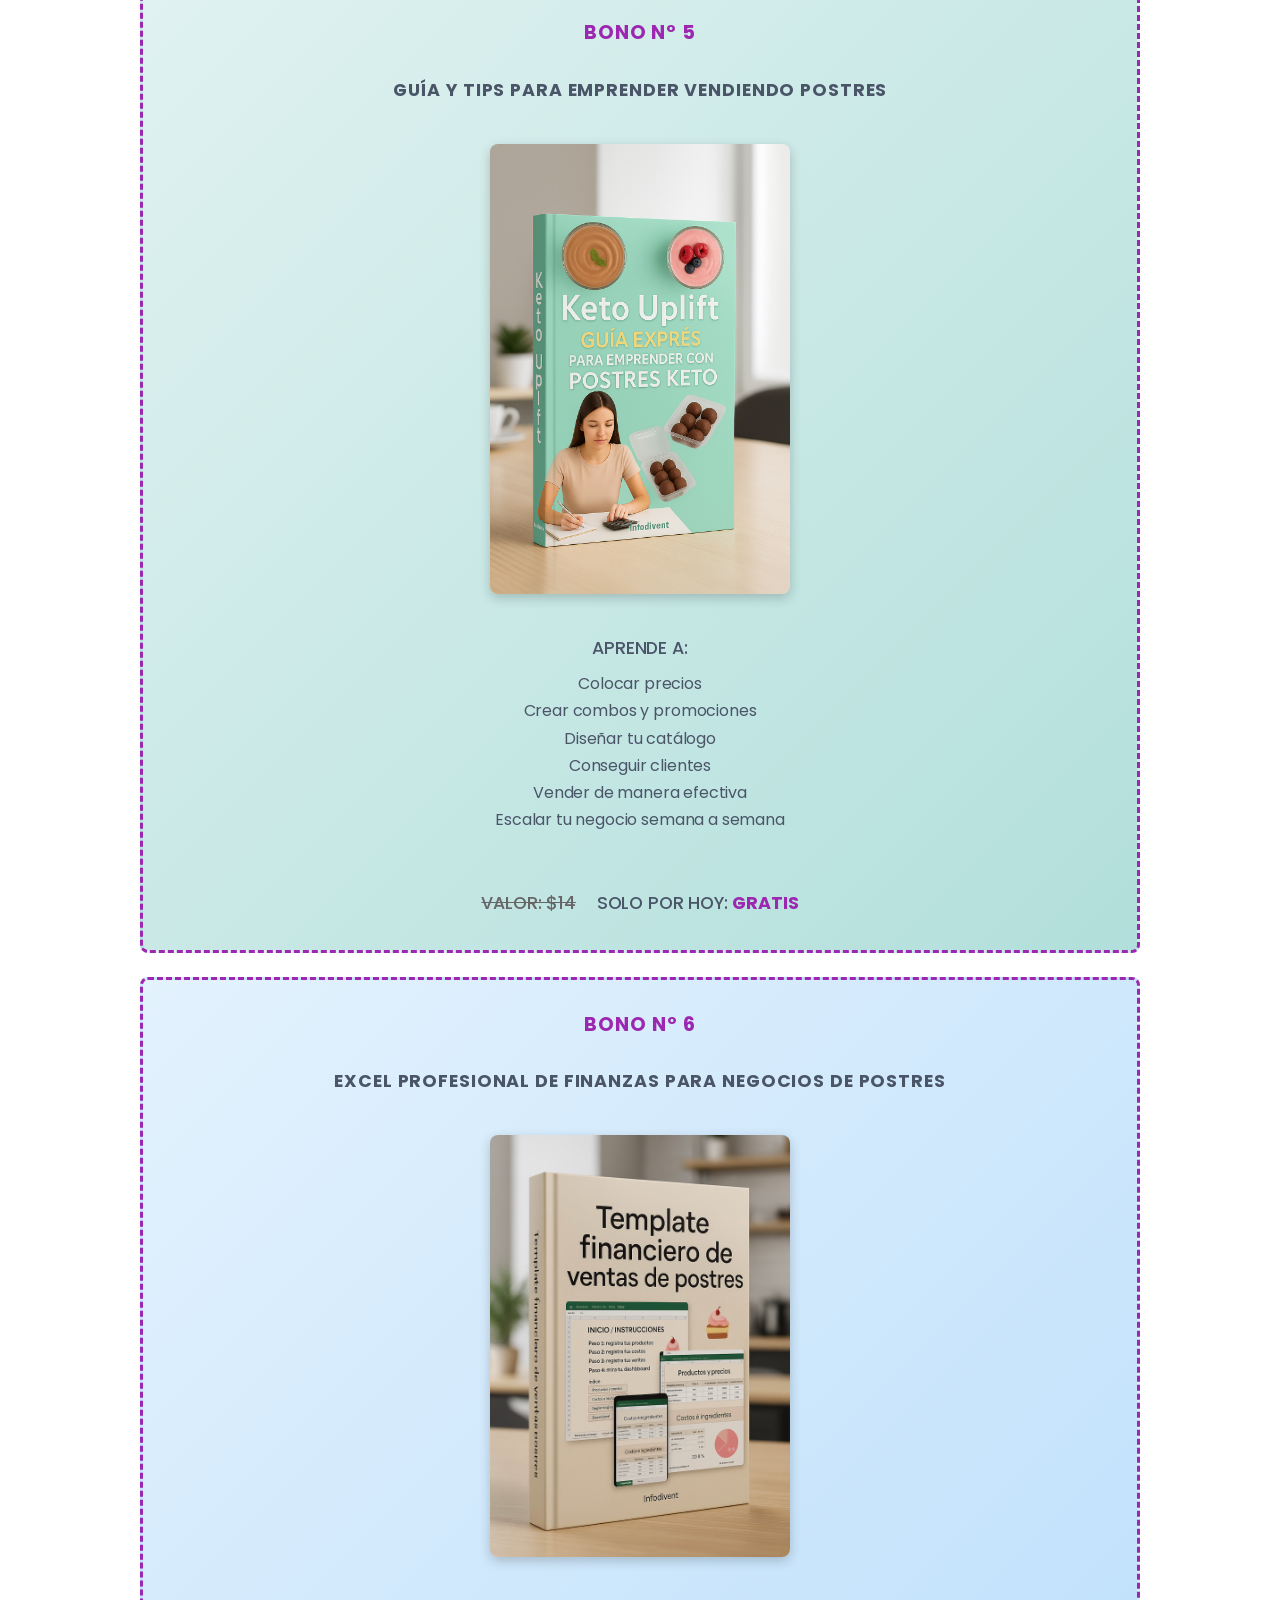
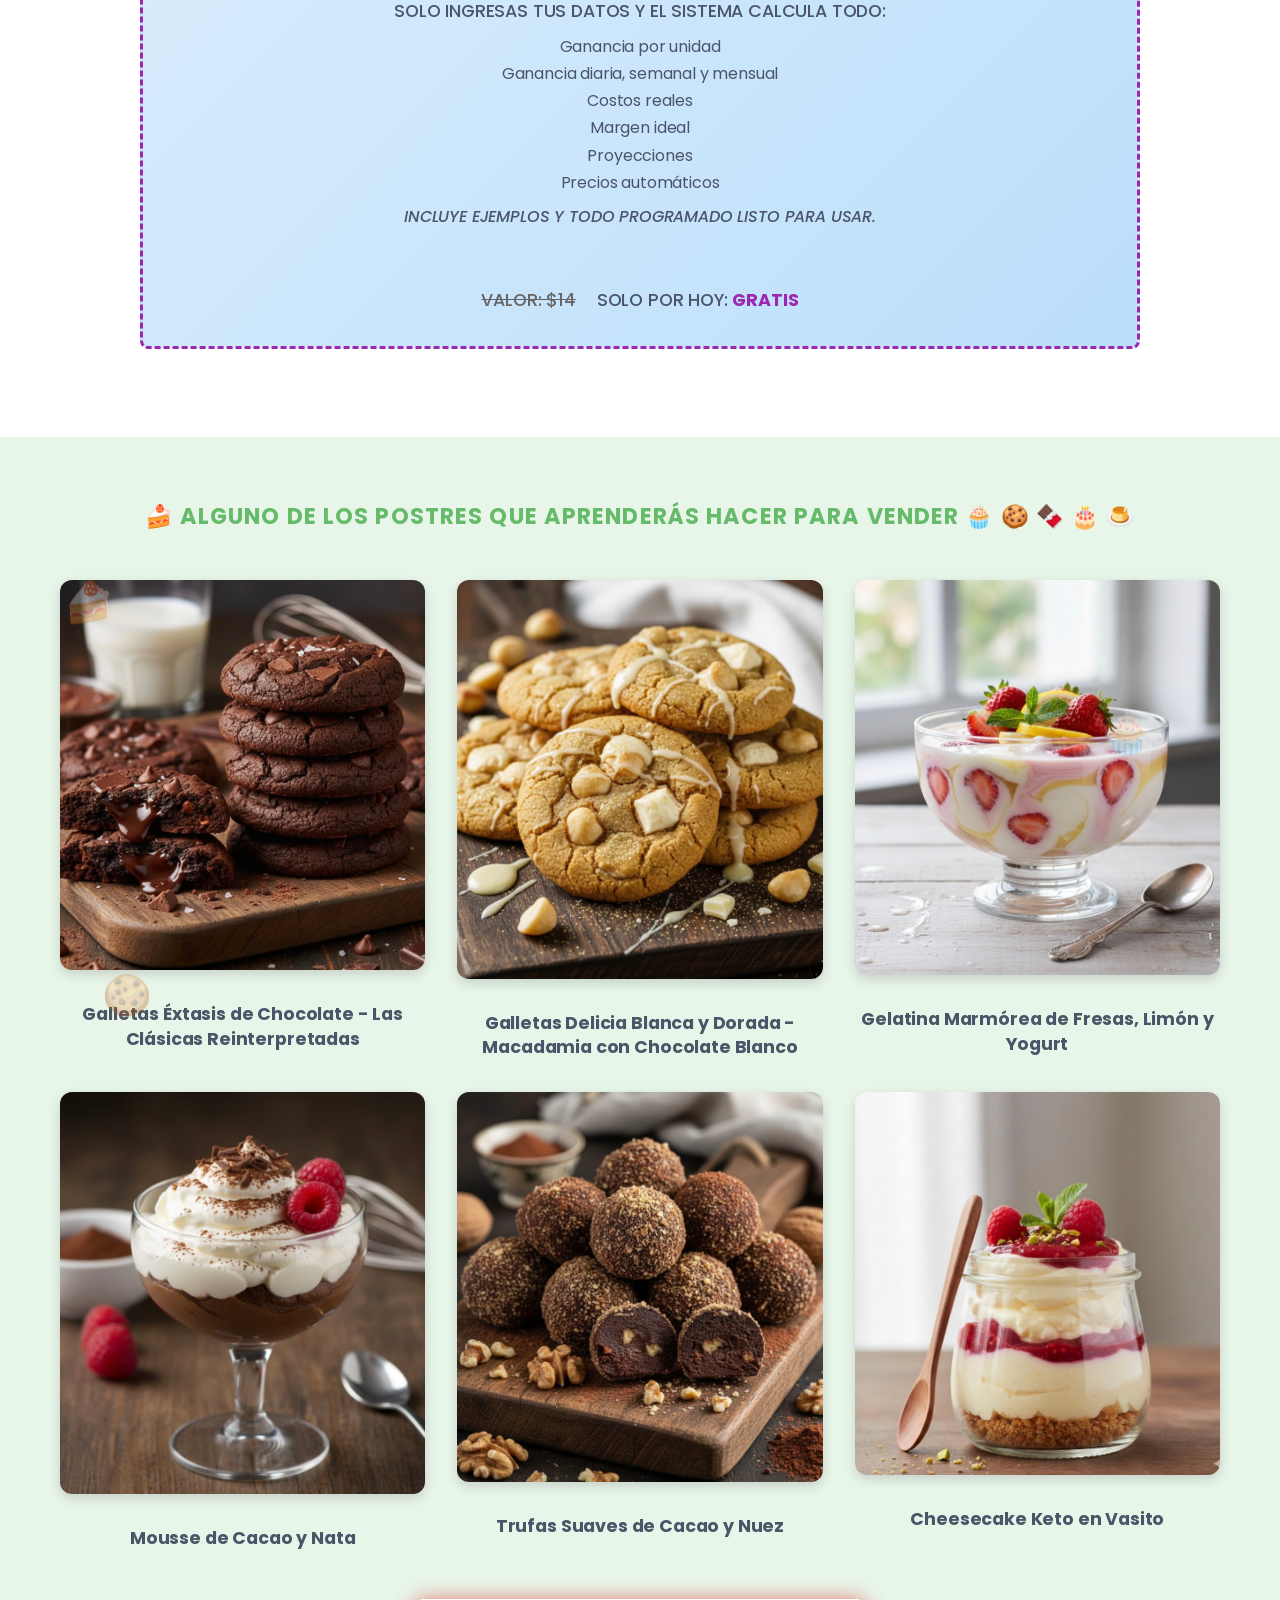
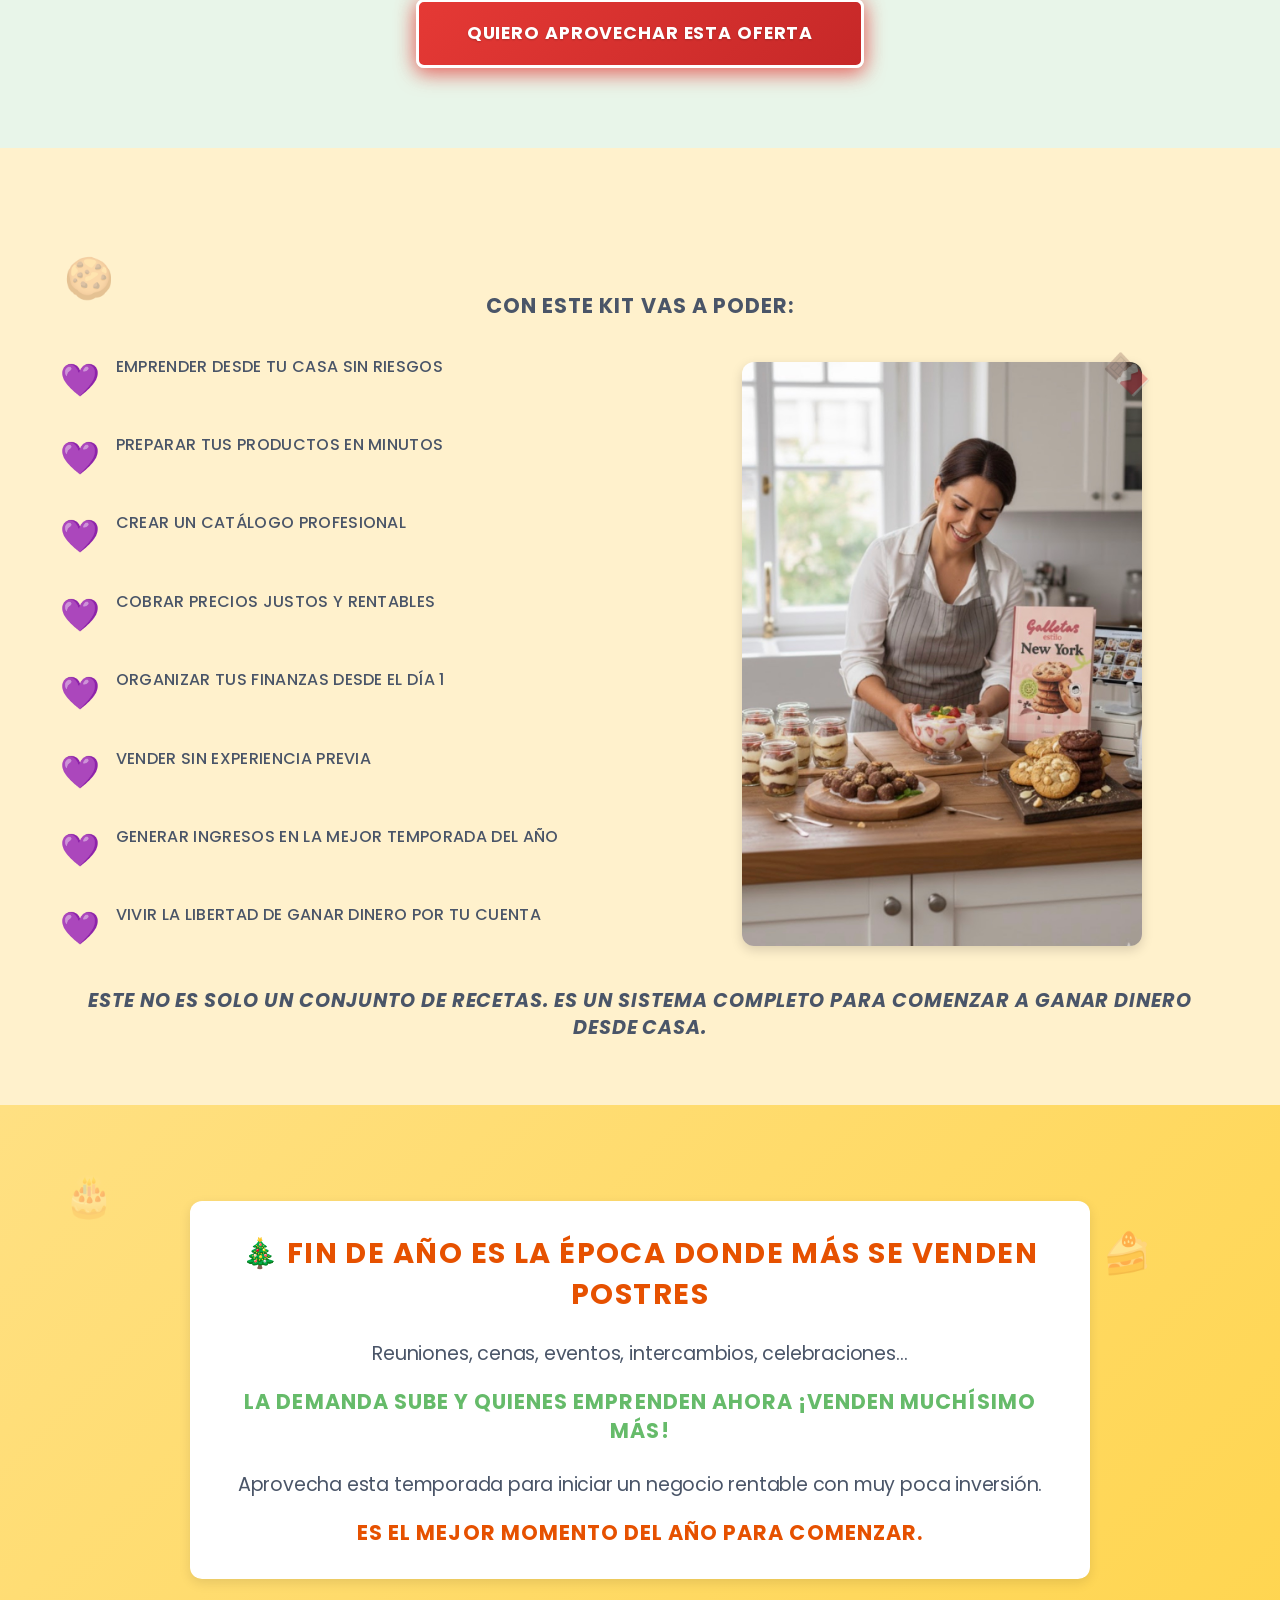
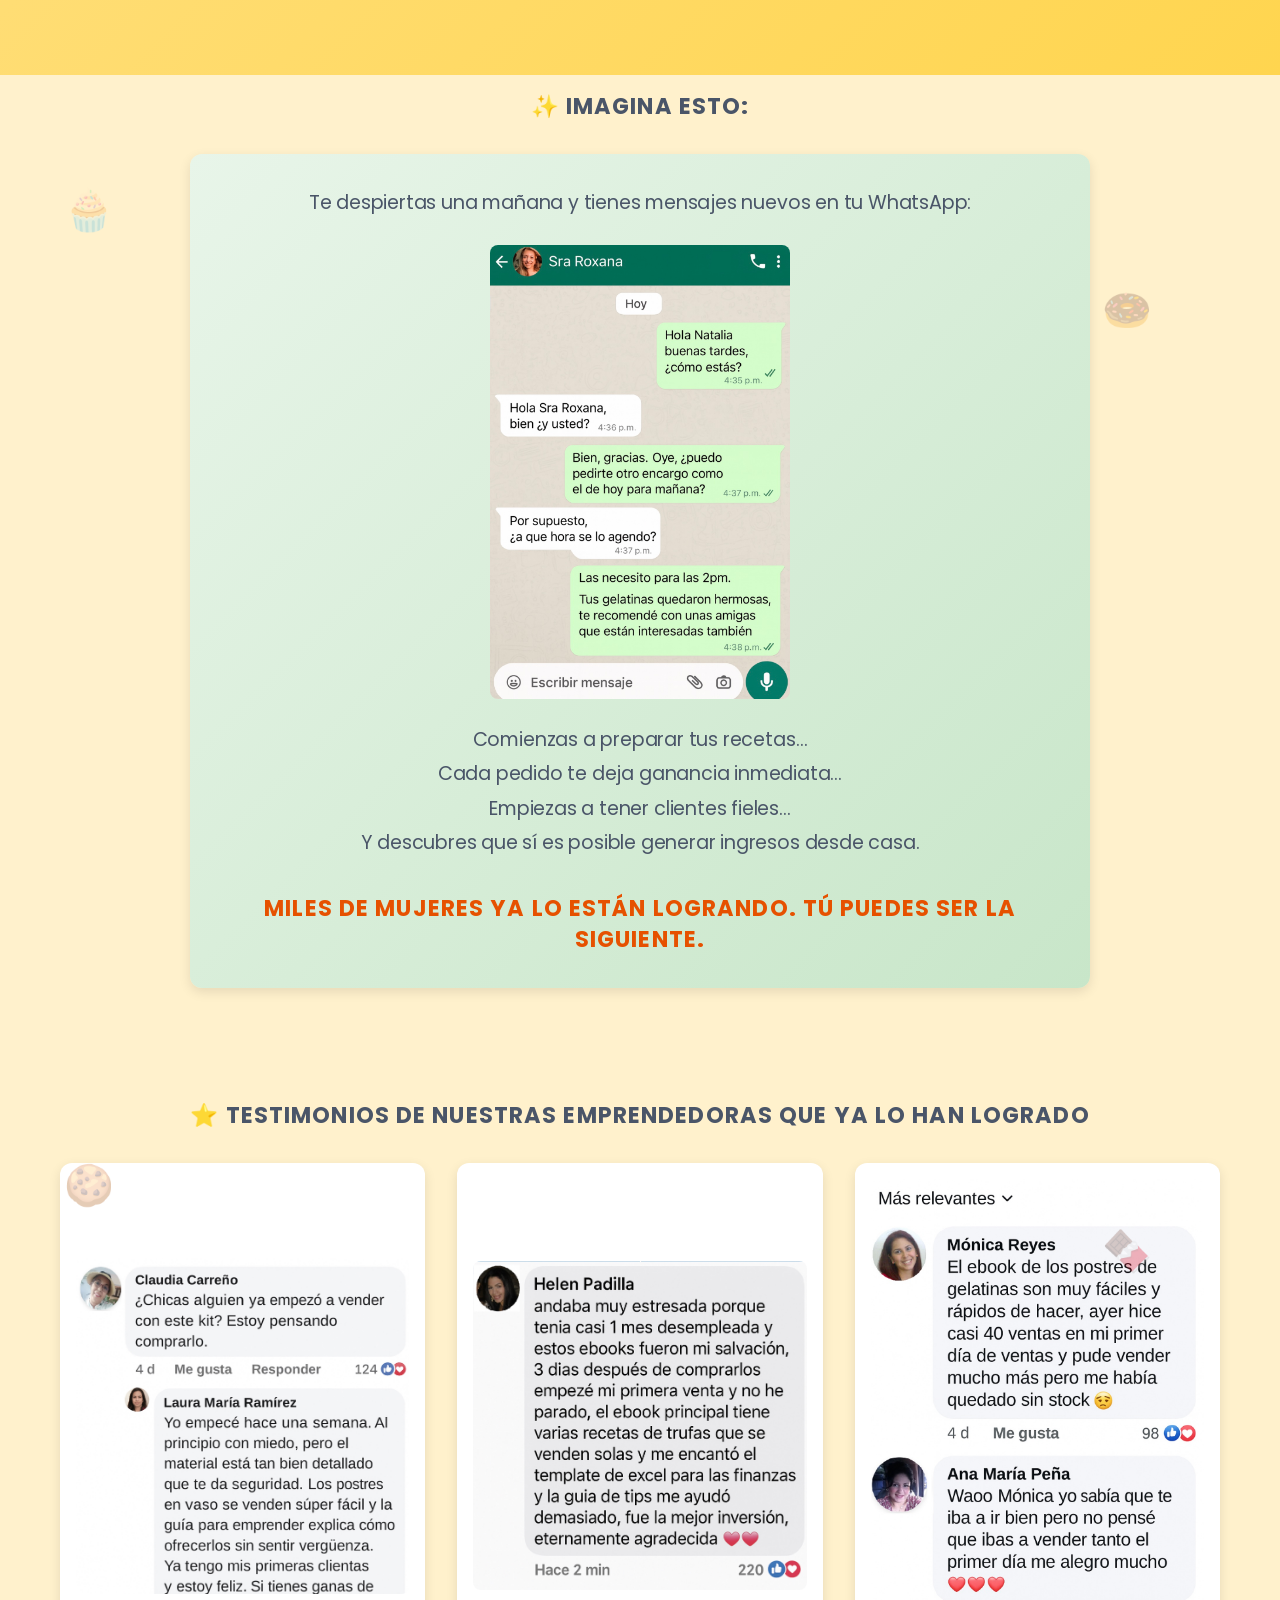
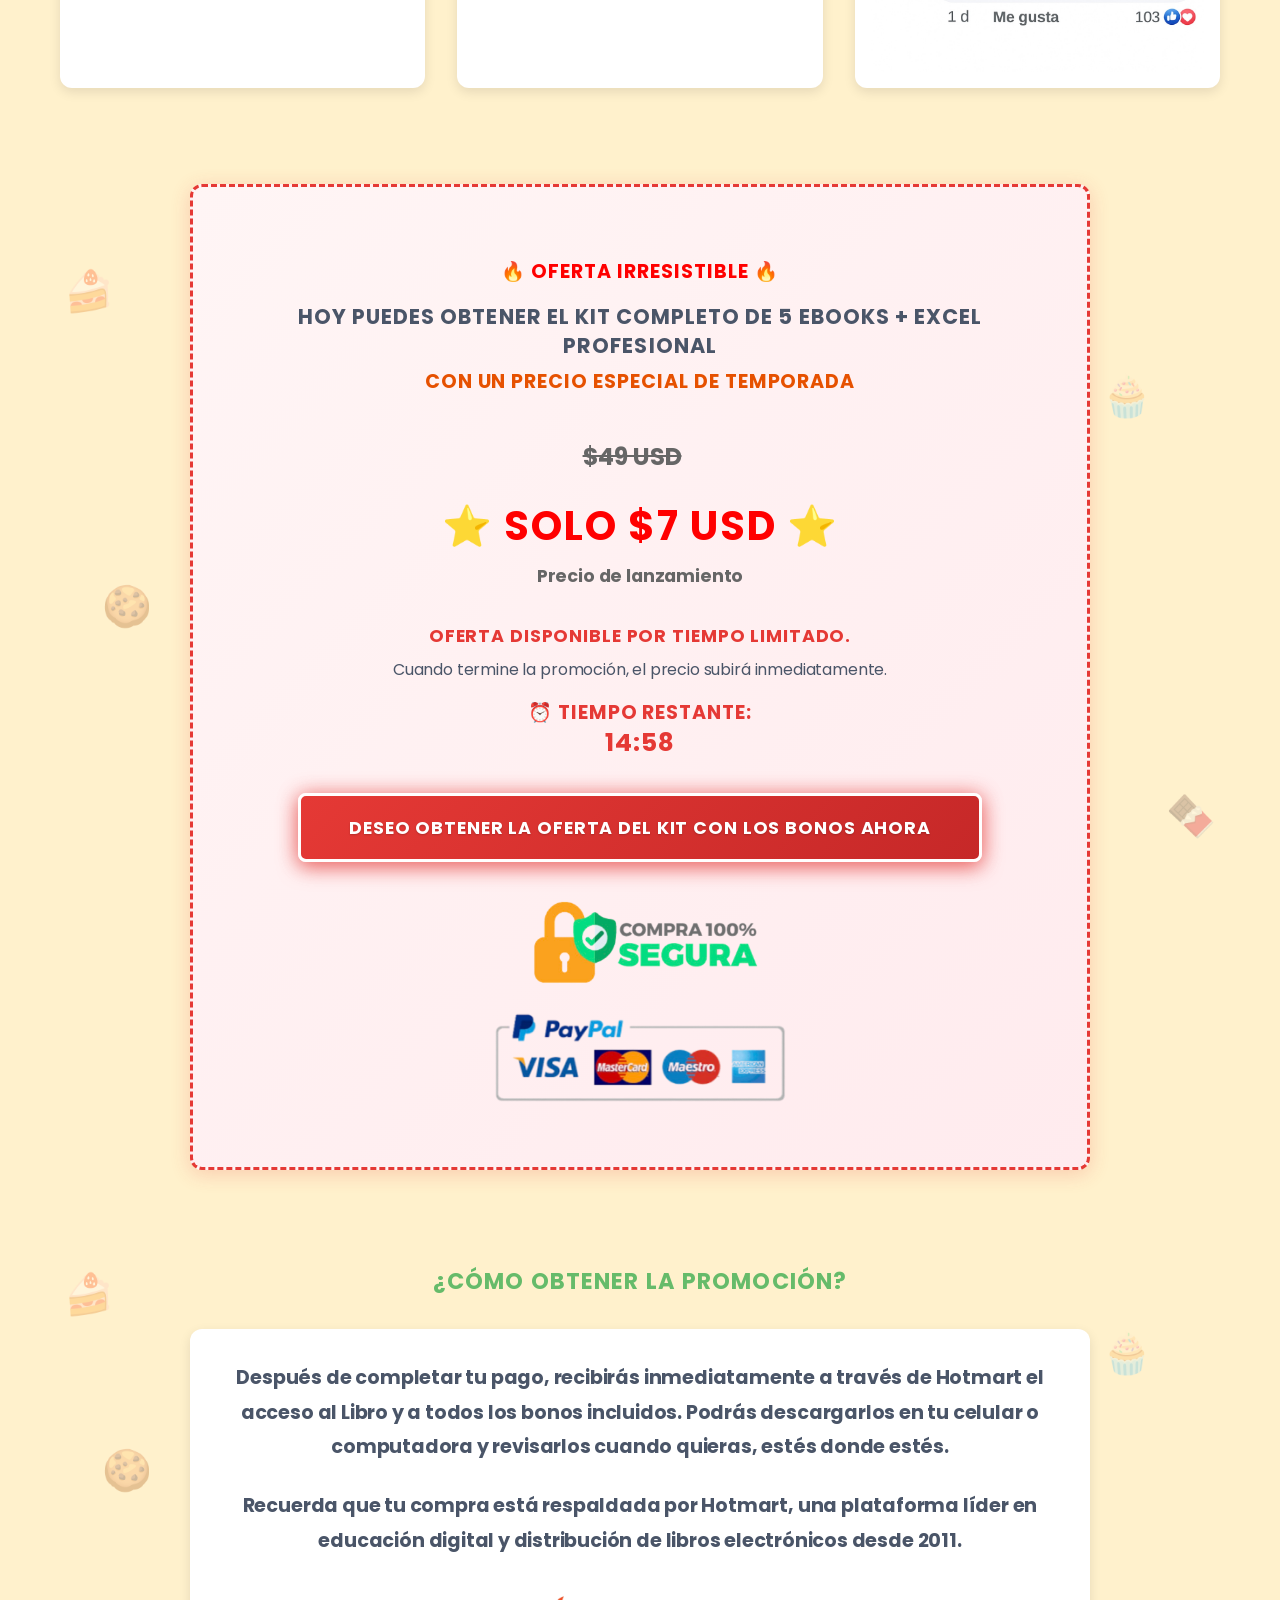
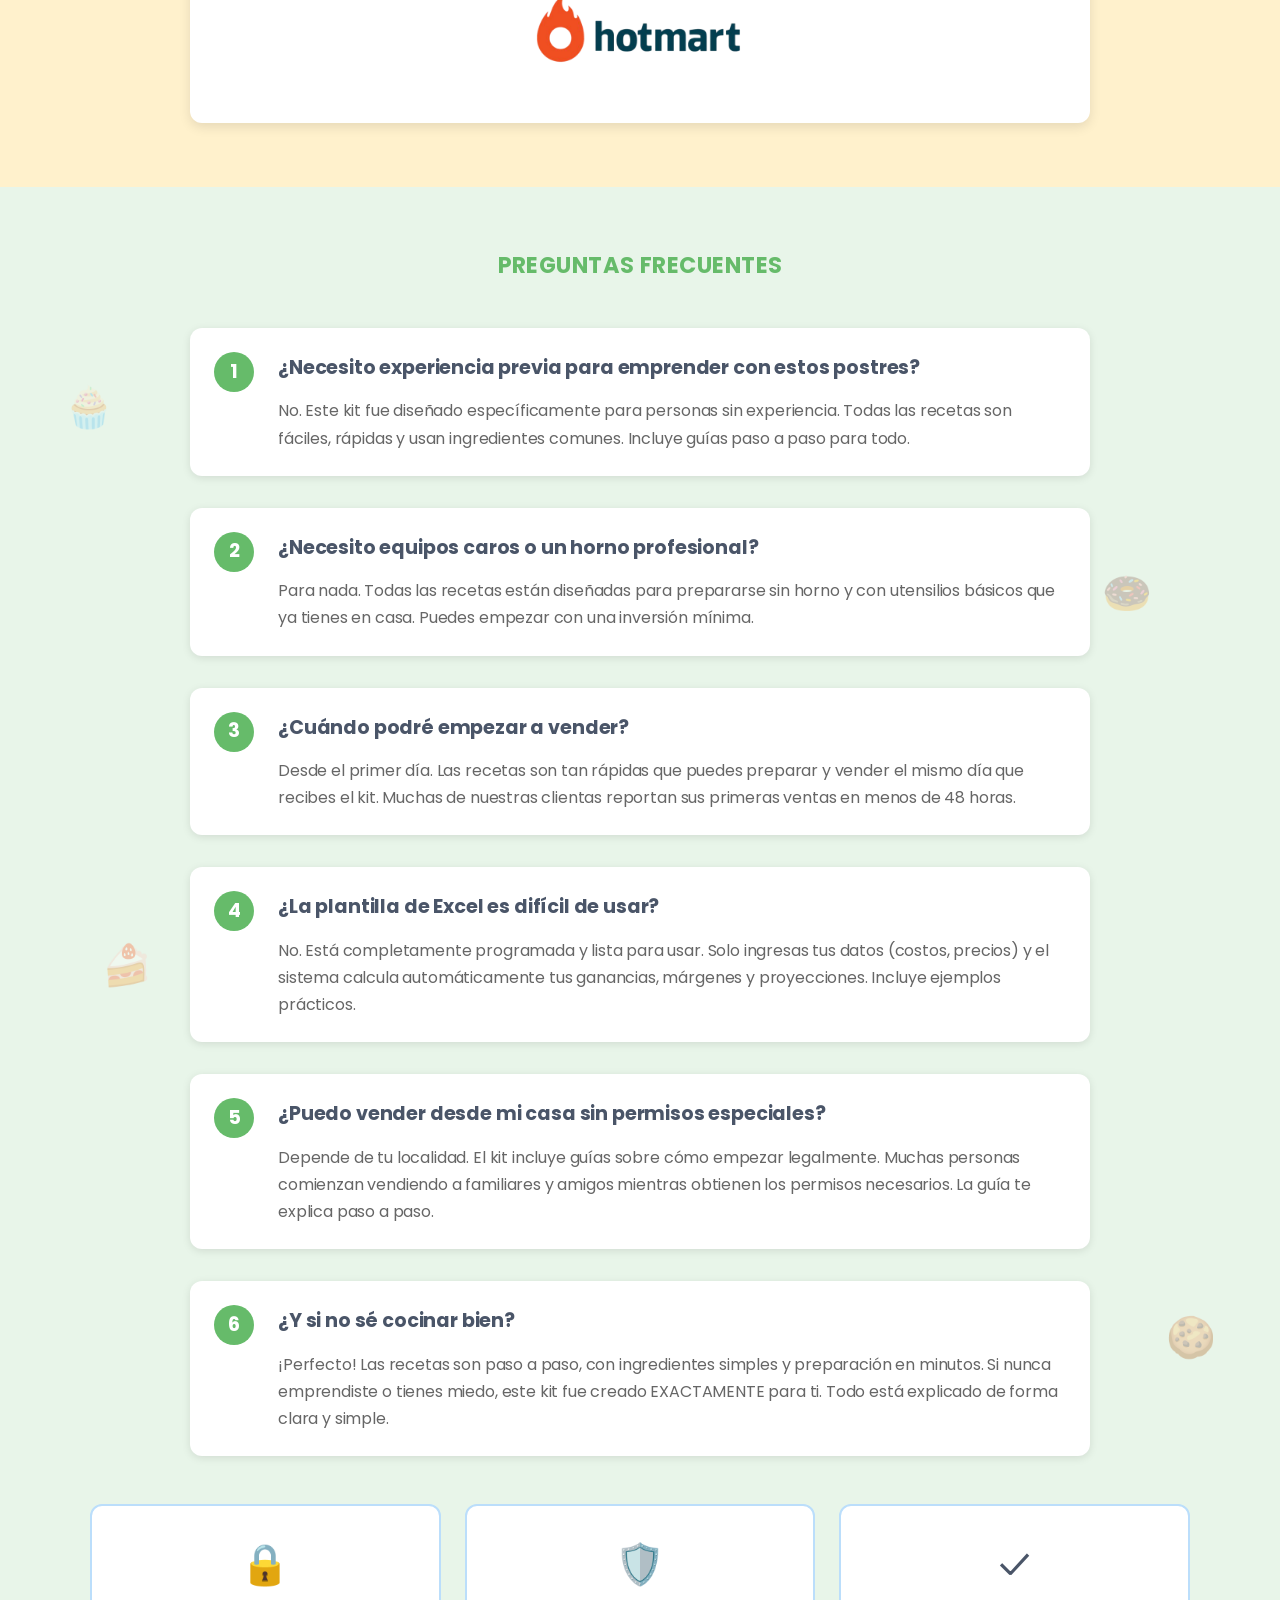
<file: recetas-postres-keto-uplift-respaldo.html>
<!DOCTYPE html>
<html lang="es">
<head>
    <meta charset="UTF-8">
    <meta name="viewport" content="width=device-width, initial-scale=1.0">
    <meta name="description" content="Kit Completo Para Emprender Vendiendo Postres desde Casa - 5 ebooks + Excel financiero">
    <title>Kit Completo Para Emprender con Postres - Infodivent</title>
    <link rel="preconnect" href="https://fonts.googleapis.com">
    <link rel="preconnect" href="https://fonts.gstatic.com" crossorigin>
    <link href="https://fonts.googleapis.com/css2?family=Poppins:wght@400;500;600;700;800;900&family=Outfit:wght@400;500;600;700;800;900&display=swap" rel="stylesheet">
    <link rel="stylesheet" href="styles/css/main.css?v=1.0">
    <link rel="stylesheet" href="styles/css/keto.css?v=2.2">
    
    <!-- Meta Pixel Code -->
    <script>
    !function(f,b,e,v,n,t,s)
    {if(f.fbq)return;n=f.fbq=function(){n.callMethod?
    n.callMethod.apply(n,arguments):n.queue.push(arguments)};
    if(!f._fbq)f._fbq=n;n.push=n;n.loaded=!0;n.version='2.0';
    n.queue=[];t=b.createElement(e);t.async=!0;
    t.src=v;s=b.getElementsByTagName(e)[0];
    s.parentNode.insertBefore(t,s)}(window, document,'script',
    'https://connect.facebook.net/en_US/fbevents.js');
    fbq('init', '4253619061539789');
    fbq('track', 'PageView');
    </script>
    <noscript><img height="1" width="1" style="display:none"
    src="https://www.facebook.com/tr?id=4253619061539789&ev=PageView&noscript=1"
    /></noscript>
    <!-- End Meta Pixel Code -->
    
    <!-- Hotmart Launcher Script -->
    <script id="hotmart_launcher_script">
        (function(l,a,u,n,c,h,e,r){l['HotmartLauncherObject']=c;l[c]=l[c]||function(){
        (l[c].q=l[c].q||[]).push(arguments)},l[c].l=1*new Date();h=a.createElement(u),
        e=a.getElementsByTagName(u)[0];h.async=1;h.src=n;e.parentNode.insertBefore(h,e)
        })(window,document,'script','//launcher.hotmart.com/launcher.js','hot');

        hot('account','ddac3e12-2ec7-3f00-854d-c5126624ec9e');
    </script>
</head>
<body>
    <!-- Banner Superior -->
    <section class="offer-alert section-relative">
            <div class="container">
            <p class="offer-alert-text aggressive-text" style="color: var(--white);">🔥 Oferta especial por temporada — Disponible solo por tiempo limitado. ¡Aprovecha antes de que se acabe! ⏰ Tiempo restante: <span id="countdown-timer" style="font-weight: bold; font-size: 1.2em;"><span id="minutes">15</span>:<span id="seconds">00</span></span> 🔥</p>
                </div>
    </section>

    <!-- SECCIÓN 1 — HERO / ENCABEZADO -->
    <section class="keto-hero section-relative">
        <div class="floating-dessert">🍰</div>
        <div class="floating-dessert">🧁</div>
        <div class="floating-dessert">🍪</div>
        <div class="floating-dessert">🍫</div>
        <div class="floating-dessert">🎂</div>
        <div class="floating-dessert">🍩</div>
        <div class="floating-dessert">🥧</div>
        <div class="floating-dessert">🍮</div>
        
        <div class="container">
            <h1 class="keto-main-title">
                <span class="keto-title-line1">Descubre cómo transformar tu cocina en un <span class="title-highlight">negocio rentable</span> y una <span class="title-highlight">fuente de ingresos</span> en menos de 3 días con <span class="title-highlight">Postres Keto Express</span> y con ventas garantizadas.</span>
            </h1>
            <div class="ebook-cover-hero">
                <img src="images/portada-postres-keto.jpg" alt="Portada Kit Completo Para Emprender con Postres" class="ebook-cover-hero-image" style="max-width: 650px !important; width: 100%; height: auto;">
            </div>
            <p class="hero-subtitle-main aggressive-text">¡Desde Esta Semana!</p>
            <p class="hero-subtitle-main">Aprovecha la mejor temporada del año para generar ingresos garantizados con postres rápidos, deliciosos y fáciles de preparar.</p>
            
            <div class="hero-description-box">
                <p class="hero-question aggressive-text" style="color: var(--orange-dark);">Fin de año es la temporada donde más ventas se generan…</p>
                <p class="hero-answer">Y hoy tienes la oportunidad perfecta para comenzar tu propio negocio desde casa.</p>
            </div>

        </div>
    </section>

    <!-- SECCIÓN 2 — IDENTIFICACIÓN CON EL PÚBLICO -->
    <section class="section-relative">
        <div class="floating-dessert">🍰</div>
        <div class="floating-dessert">🧁</div>
        <div class="floating-dessert">🍪</div>
        
        <div class="container">
            <div class="impact-box" style="background: linear-gradient(135deg, #66BB6A 0%, #4CAF50 100%);">
                <h3 class="aggressive-text" style="font-size: 1.8rem; margin-bottom: 1.5rem; color: #722F37;">¿Te gustaría generar ingresos extra pero no sabes por dónde empezar?</h3>
                <ul style="text-align: center; max-width: 800px; margin: 0 auto;">
                    <li style="margin: 1rem 0; font-size: 1.4rem; font-weight: bold;">¿Sientes que el dinero no alcanza o que necesitas una entrada adicional urgente?</li>
                    <li style="margin: 1rem 0; font-size: 1.4rem; font-weight: bold;">¿Te preocupa depender de un solo ingreso o no encontrar empleo?</li>
                </ul>
                <p class="aggressive-text" style="margin-top: 2rem; font-size: 1.3rem;">La buena noticia es que no necesitas experiencia, ni equipos caros, ni largas horas de trabajo para comenzar un negocio rentable desde casa.</p>
                <p style="font-size: 1.2rem; margin-top: 1.5rem; font-weight: 600;">Emprender vendiendo postres caseros es uno de los modelos más rápidos, económicos y efectivos para iniciar desde cero.</p>
            </div>
        </div>
    </section>

    <!-- SECCIÓN 3 — PROBLEMA + AGITACIÓN -->
    <section class="logros-section-master section-relative">
        <div class="floating-dessert">🍫</div>
        <div class="floating-dessert">🎂</div>
        
        <div class="container">
            <h2 class="logros-title-master aggressive-text">💔 LA MAYORÍA DE LOS NEGOCIOS REQUIEREN:</h2>
            <div class="antes-despues-master">
                <div class="antes-section-master">
                    <div class="section-label-master antes-label-master aggressive-text">LO QUE OTROS NEGOCIOS PIDEN:</div>
                    <ul class="logros-list-master">
                        <li>❌ Mucho dinero para comenzar</li>
                        <li>❌ Conocimientos avanzados</li>
                        <li>❌ Equipos costosos</li>
                        <li>❌ Largas horas de preparación</li>
                        <li>❌ Años de experiencia</li>
                    </ul>
            </div>
                <div class="despues-section-master">
                    <div class="section-label-master despues-label-master aggressive-text">PERO HOY TIENES ACCESO A UN SISTEMA QUE TE PERMITE:</div>
                    <ul class="logros-list-master">
                        <li>✔️ Preparar postres en minutos</li>
                        <li>✔️ Usar ingredientes económicos</li>
                        <li>✔️ Empezar sin horno ni maquinaria profesional</li>
                        <li>✔️ Vender desde tu celular</li>
                        <li>✔️ Generar ingresos desde esta misma semana</li>
                    </ul>
                </div>
            </div>
        </div>
    </section>

    <!-- SECCIÓN 4 — PRESENTACIÓN DEL PRODUCTO -->
    <section class="includes-section section-relative">
        <div class="floating-dessert">🥧</div>
        <div class="floating-dessert">🍮</div>
        <div class="floating-dessert">🍰</div>
        <div class="floating-dessert">🧁</div>
        
        <div class="container">
            <h2 class="includes-title aggressive-text">⭐ PRESENTAMOS EL KIT COMPLETO PARA EMPRENDER VENDIENDO POSTRES DESDE CASA</h2>
            <div class="hero-description-box" style="max-width: 900px; margin: 2rem auto;">
                <p class="hero-answer" style="font-size: 1.3rem; text-align: center; margin-bottom: 1rem;">Un paquete exclusivo que combina <strong class="aggressive-text">5 ebooks profesionales + una plantilla de Excel financiera</strong>, todo diseñado para que puedas iniciar, organizar y escalar tu negocio desde cero.</p>
                <p class="hero-result aggressive-text" style="font-size: 1.2rem; text-align: center; color: var(--orange-dark);">Este kit es una oportunidad de oro por tiempo limitado.</p>
            </div>
                    </div>
    </section>

    <!-- SECCIÓN 5 — ¿QUÉ INCLUYE EL KIT? -->
    <section class="includes-section section-relative" style="background-color: var(--white);">
        <div class="floating-dessert">🍩</div>
        <div class="floating-dessert">🥧</div>
        <div class="floating-dessert">🍮</div>
        
        <div class="container">
            <h2 class="includes-title aggressive-text">Regalos disponibles únicamente por hoy 🎁</h2>
            <p class="includes-subtitle" style="text-align: center; font-size: 1.2rem; margin-bottom: 2rem; color: var(--text-dark);">Si adquieres tu libro digital HOY, recibirás totalmente GRATIS estos bonos exclusivos adicionales.</p>
            
            <div class="bonos-list" style="max-width: 1000px; margin: 0 auto;">
                <div class="bono-item special" style="background: linear-gradient(135deg, #5D4037 0%, #8D6E63 100%); border: 3px dashed #FFFFFF; padding: 2rem; text-align: center;">
                    <h3 class="bono-number-title aggressive-text" style="font-size: 1.2rem; color: #FFD700; margin-bottom: 0.8rem; text-align: center;">BONO Nº 1</h3>
                    <p class="bono-special-title aggressive-text" style="font-size: 1.1rem; margin-bottom: 1.5rem; color: #FFFFFF; font-weight: bold;">Recetas Brownie Estilo New York</p>
                    <div class="bono-image-container" style="margin: 0 auto 1.5rem; max-width: 300px; width: 100%;">
                        <img src="images/portada-brownies.jpg" alt="Recetas Brownie Estilo New York" class="bono-cover-image" style="width: 100%;">
                    </div>
                    <p class="bono-special-subtitle" style="font-size: 1.1rem; margin-bottom: 1.5rem; color: #FFFFFF;">Brownies irresistibles estilo New York, densos, chocolatosos y perfectos para vender. Alta demanda y excelente margen de ganancia.</p>
                    <p class="bono-value-text" style="font-size: 1.1rem; margin-top: 1rem;">
                        <span style="text-decoration: line-through; color: rgba(255, 255, 255, 0.7);">Valor: $14</span>
                        <span style="color: #FFFFFF; margin-left: 1rem;">Solo por HOY: <strong style="color: #FFD700;">GRATIS</strong></span>
                    </p>
                </div>

                <div class="bono-item special" style="background: linear-gradient(135deg, #FFF3E0 0%, #FFE0B2 100%); border: 3px dashed #9C27B0; padding: 2rem; text-align: center;">
                    <h3 class="bono-number-title aggressive-text" style="font-size: 1.2rem; color: #9C27B0; margin-bottom: 0.8rem; text-align: center;">BONO Nº 2</h3>
                    <p class="bono-special-title aggressive-text" style="font-size: 1.1rem; margin-bottom: 1.5rem; color: var(--text-dark); font-weight: bold;">Galletas Estilo New York</p>
                    <div class="bono-image-container" style="margin: 0 auto 1.5rem; max-width: 300px; width: 100%;">
                        <img src="images/portada-galletas-new-york.jpg" alt="Galletas Estilo New York" class="bono-cover-image" style="width: 100%;">
                    </div>
                    <p class="bono-special-subtitle" style="font-size: 1.1rem; margin-bottom: 1.5rem; color: var(--text-dark);">La tendencia del momento. Galletas gruesas, gourmet y de alto precio de venta. ¡Un producto que se vende solo!</p>
                    <p class="bono-value-text" style="font-size: 1.1rem; margin-top: 1rem;">
                        <span style="text-decoration: line-through; color: var(--text-gray);">Valor: $14</span>
                        <span style="color: var(--text-dark); margin-left: 1rem;">Solo por HOY: <strong style="color: #9C27B0;">GRATIS</strong></span>
                    </p>
                </div>

                <div class="bono-item special" style="background: linear-gradient(135deg, #FFF9C4 0%, #FFE082 100%); border: 3px dashed #9C27B0; padding: 2rem; text-align: center;">
                    <h3 class="bono-number-title aggressive-text" style="font-size: 1.2rem; color: #9C27B0; margin-bottom: 0.8rem; text-align: center;">BONO Nº 3</h3>
                    <p class="bono-special-title aggressive-text" style="font-size: 1.1rem; margin-bottom: 1.5rem; color: var(--text-dark); font-weight: bold;">Ebook de Postres en Vaso</p>
                    <div class="bono-image-container" style="margin: 0 auto 1.5rem; max-width: 300px; width: 100%;">
                        <img src="images/portada-postres-de-vaso.jpg" alt="Ebook de Postres en Vaso" class="bono-cover-image" style="width: 100%;">
                    </div>
                    <p class="bono-special-subtitle" style="font-size: 1.1rem; margin-bottom: 1.5rem; color: var(--text-dark);">Las recetas más vendidas en redes sociales. Rentabilidad altísima, presentación irresistible.</p>
                    <p class="bono-value-text" style="font-size: 1.1rem; margin-top: 1rem;">
                        <span style="text-decoration: line-through; color: var(--text-gray);">Valor: $14</span>
                        <span style="color: var(--text-dark); margin-left: 1rem;">Solo por HOY: <strong style="color: #9C27B0;">GRATIS</strong></span>
                    </p>
                </div>

                <div class="bono-item special" style="background: linear-gradient(135deg, #F3E5F5 0%, #E1BEE7 100%); border: 3px dashed #9C27B0; padding: 2rem; text-align: center;">
                    <h3 class="bono-number-title aggressive-text" style="font-size: 1.2rem; color: #9C27B0; margin-bottom: 0.8rem; text-align: center;">BONO Nº 4</h3>
                    <p class="bono-special-title aggressive-text" style="font-size: 1.1rem; margin-bottom: 1.5rem; color: var(--text-dark); font-weight: bold;">Recetas de Gelatinas para Emprender</p>
                    <div class="bono-image-container" style="margin: 0 auto 1.5rem; max-width: 300px; width: 100%;">
                        <img src="images/portada-gelatinas-multicolor.jpg" alt="Recetas de Gelatinas para Emprender" class="bono-cover-image" style="width: 100%;">
                    </div>
                    <p class="bono-special-subtitle" style="font-size: 1.1rem; margin-bottom: 1.5rem; color: var(--text-dark);">Gelatinas creativas, económicas y perfectas para celebraciones de fin de año. Bajo costo — alta ganancia.</p>
                    <p class="bono-value-text" style="font-size: 1.1rem; margin-top: 1rem;">
                        <span style="text-decoration: line-through; color: var(--text-gray);">Valor: $14</span>
                        <span style="color: var(--text-dark); margin-left: 1rem;">Solo por HOY: <strong style="color: #9C27B0;">GRATIS</strong></span>
                    </p>
                </div>

                <div class="bono-item special" style="background: linear-gradient(135deg, #E0F2F1 0%, #B2DFDB 100%); border: 3px dashed #9C27B0; padding: 2rem; text-align: center;">
                    <h3 class="bono-number-title aggressive-text" style="font-size: 1.2rem; color: #9C27B0; margin-bottom: 0.8rem; text-align: center;">BONO Nº 5</h3>
                    <p class="bono-special-title aggressive-text" style="font-size: 1.1rem; margin-bottom: 1.5rem; color: var(--text-dark); font-weight: bold;">Guía y Tips para Emprender Vendiendo Postres</p>
                    <div class="bono-image-container" style="margin: 0 auto 1.5rem; max-width: 300px; width: 100%;">
                        <img src="images/guia-para-emprender-jpg.jpg" alt="Guía y Tips para Emprender Vendiendo Postres" class="bono-cover-image" style="width: 100%;">
                    </div>
                    <div style="text-align: center; max-width: 600px; margin: 0 auto 1.5rem;">
                        <p class="bono-special-subtitle" style="font-size: 1.1rem; margin-bottom: 0.5rem; color: var(--text-dark);">Aprende a:</p>
                        <ul style="text-align: center; list-style: none; padding: 0; font-size: 1rem; color: var(--text-dark);">
                            <li>Colocar precios</li>
                            <li>Crear combos y promociones</li>
                            <li>Diseñar tu catálogo</li>
                            <li>Conseguir clientes</li>
                            <li>Vender de manera efectiva</li>
                            <li>Escalar tu negocio semana a semana</li>
                        </ul>
                    </div>
                    <p class="bono-value-text" style="font-size: 1.1rem; margin-top: 1rem;">
                        <span style="text-decoration: line-through; color: var(--text-gray);">Valor: $14</span>
                        <span style="color: var(--text-dark); margin-left: 1rem;">Solo por HOY: <strong style="color: #9C27B0;">GRATIS</strong></span>
                    </p>
                </div>

                <div class="bono-item special" style="background: linear-gradient(135deg, #E3F2FD 0%, #BBDEFB 100%); border: 3px dashed #9C27B0; padding: 2rem; text-align: center;">
                    <h3 class="bono-number-title aggressive-text" style="font-size: 1.2rem; color: #9C27B0; margin-bottom: 0.8rem; text-align: center;">BONO Nº 6</h3>
                    <p class="bono-special-title aggressive-text" style="font-size: 1.1rem; margin-bottom: 1.5rem; color: var(--text-dark); font-weight: bold;">Excel Profesional de Finanzas para Negocios de Postres</p>
                    <div class="bono-image-container" style="margin: 0 auto 1.5rem; max-width: 300px; width: 100%;">
                        <img src="images/portada-template-financiero.jpg" alt="Excel Profesional de Finanzas" class="bono-cover-image" style="width: 100%;">
                </div>
                    <div style="text-align: center; max-width: 600px; margin: 0 auto 1.5rem;">
                        <p class="bono-special-subtitle" style="font-size: 1.1rem; margin-bottom: 0.5rem; color: var(--text-dark);">Solo ingresas tus datos y el sistema calcula todo:</p>
                        <ul style="text-align: center; list-style: none; padding: 0; font-size: 1rem; color: var(--text-dark);">
                            <li>Ganancia por unidad</li>
                            <li>Ganancia diaria, semanal y mensual</li>
                            <li>Costos reales</li>
                            <li>Margen ideal</li>
                            <li>Proyecciones</li>
                            <li>Precios automáticos</li>
                    </ul>
                        <p class="bono-special-subtitle" style="font-size: 1rem; margin-top: 0.5rem; font-style: italic; color: var(--text-dark);">Incluye ejemplos y todo programado listo para usar.</p>
                </div>
                    <p class="bono-value-text" style="font-size: 1.1rem; margin-top: 1rem;">
                        <span style="text-decoration: line-through; color: var(--text-gray);">Valor: $14</span>
                        <span style="color: var(--text-dark); margin-left: 1rem;">Solo por HOY: <strong style="color: #9C27B0;">GRATIS</strong></span>
                    </p>
                </div>
            </div>
        </div>
    </section>

    <!-- SECCIÓN: POSTRES QUE APRENDERÁS -->
    <section class="faq-section section-relative">
        <div class="floating-dessert">🍰</div>
        <div class="floating-dessert">🧁</div>
        <div class="floating-dessert">🍪</div>
        
        <div class="container">
            <h2 class="includes-title aggressive-text" style="margin-bottom: 3rem;">🍰 Alguno de los postres que aprenderás hacer para vender 🧁 🍪 🍫 🎂 🍮</h2>
            
            <div class="postres-grid" style="display: grid; grid-template-columns: repeat(auto-fit, minmax(280px, 1fr)); gap: 2rem; max-width: 1400px; margin: 0 auto;">
                <div class="postre-item" style="text-align: center;">
                    <img src="images/galletas-extasis-de-Chocolate-Las-Clasicas-Reinterpretadas.jpg" alt="Galletas Éxtasis de Chocolate" class="postre-image" style="width: 100%; max-width: 100%; height: auto; border-radius: 12px; box-shadow: 0 4px 12px rgba(0, 0, 0, 0.15); margin-bottom: 1rem;">
                    <h3 class="postre-title" style="font-size: 1.1rem; font-weight: bold; color: var(--text-dark); margin-top: 0.5rem;">Galletas Éxtasis de Chocolate - Las Clásicas Reinterpretadas</h3>
                </div>
                
                <div class="postre-item" style="text-align: center;">
                    <img src="images/galletas-Delicia-Blanca-y-Dorada-Macadamia-con-Chocolate-Blanco.jpg" alt="Galletas Delicia Blanca y Dorada" class="postre-image" style="width: 100%; max-width: 100%; height: auto; border-radius: 12px; box-shadow: 0 4px 12px rgba(0, 0, 0, 0.15); margin-bottom: 1rem;">
                    <h3 class="postre-title" style="font-size: 1.1rem; font-weight: bold; color: var(--text-dark); margin-top: 0.5rem;">Galletas Delicia Blanca y Dorada - Macadamia con Chocolate Blanco</h3>
                </div>
                
                <div class="postre-item" style="text-align: center;">
                    <img src="images/Gelatina-Marmorea-de-Fresas-Limon-y-Yogurt.jpg" alt="Gelatina Marmórea" class="postre-image" style="width: 100%; max-width: 100%; height: auto; border-radius: 12px; box-shadow: 0 4px 12px rgba(0, 0, 0, 0.15); margin-bottom: 1rem;">
                    <h3 class="postre-title" style="font-size: 1.1rem; font-weight: bold; color: var(--text-dark); margin-top: 0.5rem;">Gelatina Marmórea de Fresas, Limón y Yogurt</h3>
                </div>
                
                <div class="postre-item" style="text-align: center;">
                    <img src="images/Mousse-de-Cacao-y-Nata.jpg" alt="Mousse de Cacao y Nata" class="postre-image" style="width: 100%; max-width: 100%; height: auto; border-radius: 12px; box-shadow: 0 4px 12px rgba(0, 0, 0, 0.15); margin-bottom: 1rem;">
                    <h3 class="postre-title" style="font-size: 1.1rem; font-weight: bold; color: var(--text-dark); margin-top: 0.5rem;">Mousse de Cacao y Nata</h3>
                </div>
                
                <div class="postre-item" style="text-align: center;">
                    <img src="images/Trufas-Suaves-de-Cacao-y-Nuez.jpg" alt="Trufas Suaves" class="postre-image" style="width: 100%; max-width: 100%; height: auto; border-radius: 12px; box-shadow: 0 4px 12px rgba(0, 0, 0, 0.15); margin-bottom: 1rem;">
                    <h3 class="postre-title" style="font-size: 1.1rem; font-weight: bold; color: var(--text-dark); margin-top: 0.5rem;">Trufas Suaves de Cacao y Nuez</h3>
                </div>
                
                <div class="postre-item" style="text-align: center;">
                    <img src="images/Cheesecake-Keto-en-Vasito.jpg" alt="Cheesecake Keto en Vasito" class="postre-image" style="width: 100%; max-width: 100%; height: auto; border-radius: 12px; box-shadow: 0 4px 12px rgba(0, 0, 0, 0.15); margin-bottom: 1rem;">
                    <h3 class="postre-title" style="font-size: 1.1rem; font-weight: bold; color: var(--text-dark); margin-top: 0.5rem;">Cheesecake Keto en Vasito</h3>
                </div>
            </div>
            
            <div class="main-cta-section" style="margin-top: 3rem; text-align: center;">
                <a href="#oferta-irresistible" class="btn btn-red-alarm btn-large aggressive-text">QUIERO APROVECHAR ESTA OFERTA</a>
            </div>
        </div>
    </section>

    <!-- SECCIÓN 6 — BENEFICIOS PODEROSOS -->
    <section class="includes-section section-relative">
        <div class="floating-dessert">🍪</div>
        <div class="floating-dessert">🍫</div>
        
        <div class="container">
            <h2 class="includes-title aggressive-text">💜 BENEFICIOS PODEROSOS</h2>
            <p class="includes-subtitle aggressive-text" style="margin-bottom: 2rem;">CON ESTE KIT VAS A PODER:</p>
            <div class="includes-content">
                <div class="includes-list">
                    <div class="include-item">
                        <span class="include-icon">💜</span>
                        <p>Emprender desde tu casa sin riesgos</p>
                    </div>
                    <div class="include-item">
                        <span class="include-icon">💜</span>
                        <p>Preparar tus productos en minutos</p>
                    </div>
                    <div class="include-item">
                        <span class="include-icon">💜</span>
                        <p>Crear un catálogo profesional</p>
                    </div>
                    <div class="include-item">
                        <span class="include-icon">💜</span>
                        <p>Cobrar precios justos y rentables</p>
                    </div>
                    <div class="include-item">
                        <span class="include-icon">💜</span>
                        <p>Organizar tus finanzas desde el día 1</p>
                    </div>
                    <div class="include-item">
                        <span class="include-icon">💜</span>
                        <p>Vender sin experiencia previa</p>
                    </div>
                    <div class="include-item">
                        <span class="include-icon">💜</span>
                        <p>Generar ingresos en la mejor temporada del año</p>
                    </div>
                    <div class="include-item">
                        <span class="include-icon">💜</span>
                        <p>Vivir la libertad de ganar dinero por tu cuenta</p>
                    </div>
                </div>
                <div class="includes-image-placeholder">
                    <img src="images/ama-de-casa-haciendo-postres.jpg" alt="Ama de casa haciendo postres" style="width: 100%; max-width: 400px; height: auto; border-radius: 12px; box-shadow: 0 4px 12px rgba(0, 0, 0, 0.15); margin: 0 auto; display: block;">
                </div>
            </div>
            <p class="includes-note aggressive-text" style="margin-top: 2rem; font-size: 1.2rem;">Este no es solo un conjunto de recetas. Es un sistema completo para comenzar a ganar dinero desde casa.</p>
        </div>
    </section>

    <!-- SECCIÓN 7 — MENSAJE DE TEMPORADA -->
    <section class="section-relative" style="background: linear-gradient(135deg, #FFE082 0%, #FFD54F 100%); padding: 4rem 0;">
        <div class="floating-dessert">🎂</div>
        <div class="floating-dessert">🍰</div>
        
        <div class="container">
            <div class="hero-description-box" style="background-color: var(--white); max-width: 900px;">
                <p class="hero-question aggressive-text" style="font-size: 1.8rem; color: var(--orange-dark); text-align: center; margin-bottom: 1.5rem;">🎄 Fin de año es la época donde más se venden postres</p>
                <p class="hero-answer" style="font-size: 1.2rem; text-align: center; margin-bottom: 1rem;">Reuniones, cenas, eventos, intercambios, celebraciones…</p>
                <p class="hero-result aggressive-text" style="font-size: 1.3rem; text-align: center; color: var(--green-primary); margin-bottom: 1rem;">La demanda sube y quienes emprenden ahora ¡venden muchísimo más!</p>
                <p class="hero-answer" style="font-size: 1.2rem; text-align: center; margin-top: 1.5rem;">Aprovecha esta temporada para iniciar un negocio rentable con muy poca inversión.</p>
                <p class="hero-result aggressive-text" style="font-size: 1.3rem; text-align: center; color: var(--orange-dark); margin-top: 1rem;">Es el mejor momento del año para comenzar.</p>
            </div>
        </div>
    </section>

    <!-- SECCIÓN 8 — HISTORIA ASPIRACIONAL -->
    <section class="testimonios-section section-relative">
        <div class="floating-dessert">🧁</div>
        <div class="floating-dessert">🍩</div>
        
        <div class="container">
            <h2 class="testimonios-title-main aggressive-text">✨ IMAGINA ESTO:</h2>
            <div class="hero-description-box" style="max-width: 900px; margin: 2rem auto; background: linear-gradient(135deg, #E8F5E9 0%, #C8E6C9 100%); text-align: center;">
                <p class="hero-answer" style="font-size: 1.2rem; margin-bottom: 1.5rem; line-height: 1.8; text-align: center;">
                    Te despiertas una mañana y tienes mensajes nuevos en tu WhatsApp:
                </p>
                <img src="images/chat-wsp.jpg" alt="Mensajes de WhatsApp" class="chat-wsp-image" style="max-width: 100%; width: 100%; height: auto; border-radius: 8px; margin: 1rem auto; display: block;">
                <p class="hero-answer" style="font-size: 1.2rem; margin-top: 1.5rem; line-height: 1.8; text-align: center;">
                    Comienzas a preparar tus recetas…<br>
                    Cada pedido te deja ganancia inmediata…<br>
                    Empiezas a tener clientes fieles…<br>
                    Y descubres que sí es posible generar ingresos desde casa.
                </p>
                <p class="hero-result aggressive-text" style="font-size: 1.4rem; text-align: center; color: var(--orange-dark); margin-top: 2rem;">
                    Miles de mujeres ya lo están logrando. Tú puedes ser la siguiente.
                </p>
            </div>
        </div>
    </section>

    <!-- SECCIÓN 9 — TESTIMONIOS -->
    <section class="testimonios-section section-relative" style="background-color: var(--cream);">
        <div class="floating-dessert">🍪</div>
        <div class="floating-dessert">🍫</div>
        
        <div class="container">
            <h2 class="testimonios-title-main aggressive-text">⭐ TESTIMONIOS DE NUESTRAS EMPRENDEDORAS QUE YA LO HAN LOGRADO</h2>
            <div class="testimonios-grid-new">
                <div class="testimonio-card-new">
                    <img src="images/testimonio-postres-1-jpg.jpg" alt="Testimonio 1" class="testimonio-image-full">
                </div>
                <div class="testimonio-card-new">
                    <img src="images/testimonio-postres-2-jpg.jpg" alt="Testimonio 2" class="testimonio-image-full">
                </div>
                <div class="testimonio-card-new">
                    <img src="images/testimonio-postres-3-jpg.jpg" alt="Testimonio 3" class="testimonio-image-full">
                </div>
            </div>
        </div>
    </section>

    <!-- SECCIÓN 10 — OFERTA IRRESISTIBLE -->
    <section id="oferta-irresistible" class="section-relative">
        <div class="floating-dessert">🍰</div>
        <div class="floating-dessert">🧁</div>
        <div class="floating-dessert">🍪</div>
        <div class="floating-dessert">🍫</div>
        
        <div class="container">
            <div class="oferta-container-animated">
                <div class="pricing-section">
                    <p class="offer-alert-text aggressive-text">🔥 OFERTA IRRESISTIBLE 🔥</p>
                    <p class="offer-text aggressive-text" style="font-size: 1.3rem;">HOY PUEDES OBTENER EL KIT COMPLETO DE 5 EBOOKS + EXCEL PROFESIONAL</p>
                    <p class="offer-text aggressive-text" style="font-size: 1.2rem; color: var(--orange-dark);">CON UN PRECIO ESPECIAL DE TEMPORADA</p>
                    <p class="price-text" style="margin: 2rem 0;">
                        <span class="price-strikethrough" style="font-size: 1.5rem;">$49 USD</span>
                        <span class="price-current price-current-oferta aggressive-text" style="font-size: 2.5rem; display: block; margin-top: 1rem;">⭐ SOLO $7 USD ⭐</span>
                        <span style="display: block; font-size: 1.1rem; color: var(--text-gray); margin-top: 0.5rem;">Precio de lanzamiento</span>
                    </p>
                    <p class="guarantee-text aggressive-text" style="margin-top: 1.5rem; font-size: 1.1rem; color: var(--red-guarantee);">Oferta disponible por tiempo limitado.</p>
                    <p class="guarantee-text" style="font-size: 1rem;">Cuando termine la promoción, el precio subirá inmediatamente.</p>
                    <p class="guarantee-text aggressive-text" style="margin-top: 1rem; font-size: 1.2rem; text-align: center; color: var(--red-guarantee);">⏰ Tiempo restante: <span id="countdown-timer-oferta" style="font-weight: bold; font-size: 1.3em;"><span id="minutes-oferta">15</span>:<span id="seconds-oferta">00</span></span></p>
                </div>

                <div class="main-cta-section">
                    <a href="https://pay.hotmart.com/N103210308Q?checkoutMode=10" target="_blank" rel="noopener noreferrer" class="btn btn-red-alarm btn-large aggressive-text">Deseo obtener la oferta del kit con los bonos ahora</a>
                    <div class="security-badge" style="display: flex; flex-direction: column; align-items: center; gap: 1rem; margin-top: 1.5rem;">
                        <img src="images/compra-segura.png" alt="Compra Segura" style="max-width: 250px; width: 100%; height: auto;">
                        <img src="images/medios-de-pago.png" alt="Medios de Pago" style="max-width: 300px; width: 100%; height: auto;">
                    </div>
                </div>
            </div>
        </div>
    </section>

    <!-- SECCIÓN: ¿CÓMO OBTENER LA PROMOCIÓN? -->
    <section class="includes-section section-relative" style="background-color: var(--cream);">
        <div class="floating-dessert">🍰</div>
        <div class="floating-dessert">🧁</div>
        <div class="floating-dessert">🍪</div>
        
        <div class="container">
            <h2 class="includes-title aggressive-text" style="margin-bottom: 2rem;">¿Cómo obtener la promoción?</h2>
            
            <div class="hero-description-box" style="max-width: 900px; margin: 0 auto; background-color: var(--white); padding: 2rem; border-radius: 12px; box-shadow: 0 4px 12px rgba(0, 0, 0, 0.1);">
                <p class="hero-answer" style="font-size: 1.2rem; line-height: 1.8; margin-bottom: 1.5rem; text-align: center; font-weight: bold; color: var(--slate-dark);">
                    Después de completar tu pago, recibirás inmediatamente a través de Hotmart el acceso al Libro y a todos los bonos incluidos. Podrás descargarlos en tu celular o computadora y revisarlos cuando quieras, estés donde estés.
                </p>
                <p class="hero-answer" style="font-size: 1.2rem; line-height: 1.8; text-align: center; font-weight: bold; color: var(--slate-dark); margin-bottom: 1.5rem;">
                    Recuerda que tu compra está respaldada por Hotmart, una plataforma líder en educación digital y distribución de libros electrónicos desde 2011.
                </p>
                <div style="text-align: center; margin-top: 1.5rem;">
                    <img src="images/hotmart1.png" alt="Hotmart" style="max-width: 250px; width: 100%; height: auto;">
                </div>
            </div>
        </div>
    </section>

    <!-- SECCIÓN 11 — GARANTÍA PSICOLÓGICA -->
    <section class="faq-section section-relative">
        <div class="floating-dessert">🧁</div>
        <div class="floating-dessert">🍩</div>
        <div class="floating-dessert">🍰</div>
        <div class="floating-dessert">🍪</div>
        
        <div class="container">
            <h2 class="faq-title">PREGUNTAS FRECUENTES</h2>
            <div class="faq-list">
                <div class="faq-item">
                    <div class="faq-number">1</div>
                    <div class="faq-content">
                        <h3 class="faq-question">¿Necesito experiencia previa para emprender con estos postres?</h3>
                        <p class="faq-answer">No. Este kit fue diseñado específicamente para personas sin experiencia. Todas las recetas son fáciles, rápidas y usan ingredientes comunes. Incluye guías paso a paso para todo.</p>
                    </div>
                </div>
                <div class="faq-item">
                    <div class="faq-number">2</div>
                    <div class="faq-content">
                        <h3 class="faq-question">¿Necesito equipos caros o un horno profesional?</h3>
                        <p class="faq-answer">Para nada. Todas las recetas están diseñadas para prepararse sin horno y con utensilios básicos que ya tienes en casa. Puedes empezar con una inversión mínima.</p>
                    </div>
                </div>
                <div class="faq-item">
                    <div class="faq-number">3</div>
                    <div class="faq-content">
                        <h3 class="faq-question">¿Cuándo podré empezar a vender?</h3>
                        <p class="faq-answer">Desde el primer día. Las recetas son tan rápidas que puedes preparar y vender el mismo día que recibes el kit. Muchas de nuestras clientas reportan sus primeras ventas en menos de 48 horas.</p>
                    </div>
                </div>
                <div class="faq-item">
                    <div class="faq-number">4</div>
                    <div class="faq-content">
                        <h3 class="faq-question">¿La plantilla de Excel es difícil de usar?</h3>
                        <p class="faq-answer">No. Está completamente programada y lista para usar. Solo ingresas tus datos (costos, precios) y el sistema calcula automáticamente tus ganancias, márgenes y proyecciones. Incluye ejemplos prácticos.</p>
                    </div>
                </div>
                <div class="faq-item">
                    <div class="faq-number">5</div>
                    <div class="faq-content">
                        <h3 class="faq-question">¿Puedo vender desde mi casa sin permisos especiales?</h3>
                        <p class="faq-answer">Depende de tu localidad. El kit incluye guías sobre cómo empezar legalmente. Muchas personas comienzan vendiendo a familiares y amigos mientras obtienen los permisos necesarios. La guía te explica paso a paso.</p>
                    </div>
                </div>
                <div class="faq-item">
                    <div class="faq-number">6</div>
                    <div class="faq-content">
                        <h3 class="faq-question">¿Y si no sé cocinar bien?</h3>
                        <p class="faq-answer">¡Perfecto! Las recetas son paso a paso, con ingredientes simples y preparación en minutos. Si nunca emprendiste o tienes miedo, este kit fue creado EXACTAMENTE para ti. Todo está explicado de forma clara y simple.</p>
                    </div>
                </div>
            </div>

            <div class="features-boxes">
                <div class="feature-box">
                    <div class="feature-box-icon">🔒</div>
                    <h4>Privacidad</h4>
                    <p>Tu información está 100% segura</p>
                </div>
                <div class="feature-box">
                    <div class="feature-box-icon">🛡️</div>
                    <h4>Compra segura</h4>
                    <p>Ambiente seguro y autenticado</p>
                </div>
                <div class="feature-box">
                    <div class="feature-box-icon">✓</div>
                    <h4>Contenido aprobado</h4>
                    <p>100% revisado y aprobado</p>
                </div>
            </div>

            <div class="guarantee-badge-single">
                <img src="images/garantia.png" alt="Garantía" class="guarantee-badge-image">
            </div>
        </div>
    </section>

    <!-- SECCIÓN 12 — CIERRE INSPIRADOR -->
    <section id="comprar" class="cta-final-section section-relative">
        <div class="floating-dessert">🍰</div>
        <div class="floating-dessert">🧁</div>
        <div class="floating-dessert">🍪</div>
        <div class="floating-dessert">🍫</div>
        <div class="floating-dessert">🎂</div>
        
        <div class="container">
            <div class="cta-final-content">
                <h2 class="cta-final-title aggressive-text">✨ ESTA ES TU OPORTUNIDAD PERFECTA</h2>
                <p class="cta-final-text aggressive-text" style="font-size: 1.3rem; margin-top: 1.5rem;">No esperes a que las cosas cambien solas.</p>
                <p class="cta-final-text" style="font-size: 1.2rem;">Hoy puedes comenzar un negocio real, rentable y fácil de manejar desde casa.</p>
                <p class="cta-final-text aggressive-text" style="font-size: 1.3rem; margin-top: 1.5rem; color: var(--orange-dark);">Toma la decisión ahora.</p>
                <p class="cta-final-text" style="font-size: 1.2rem; margin-top: 0.5rem;">Tu yo del futuro te lo va a agradecer.</p>
                <a href="https://pay.hotmart.com/N103210308Q?checkoutMode=10" target="_blank" rel="noopener noreferrer" class="btn btn-red-alarm btn-large aggressive-text" style="margin-top: 2rem;">QUIERO EMPEZAR HOY MISMO</a>
                <p class="cta-price-note" style="margin-top: 1.5rem; font-size: 1rem;">Pago seguro · Entrega inmediata · Acceso de por vida · Oferta por tiempo limitado</p>
            </div>
        </div>
    </section>

    <!-- Footer -->
    <footer class="keto-footer">
        <div class="container">
            <p class="footer-copyright">© Kit Completo Para Emprender con Postres 2025 — Infodivent. Todos los derechos reservados.</p>
        </div>
    </footer>

    <script src="js/main.js"></script>
    <script>
        // Conteo regresivo de 15 minutos
        function startCountdown() {
            let totalSeconds = 15 * 60; // 15 minutos en segundos
            
            const minutesElement = document.getElementById('minutes');
            const secondsElement = document.getElementById('seconds');
            const minutesOfertaElement = document.getElementById('minutes-oferta');
            const secondsOfertaElement = document.getElementById('seconds-oferta');
            
            const countdownInterval = setInterval(function() {
                const minutes = Math.floor(totalSeconds / 60);
                const seconds = totalSeconds % 60;
                
                const minutesStr = minutes.toString().padStart(2, '0');
                const secondsStr = seconds.toString().padStart(2, '0');
                
                if (minutesElement && secondsElement) {
                    minutesElement.textContent = minutesStr;
                    secondsElement.textContent = secondsStr;
                }
                
                if (minutesOfertaElement && secondsOfertaElement) {
                    minutesOfertaElement.textContent = minutesStr;
                    secondsOfertaElement.textContent = secondsStr;
                }
                
                if (totalSeconds <= 0) {
                    clearInterval(countdownInterval);
                    if (minutesElement) minutesElement.textContent = '00';
                    if (secondsElement) secondsElement.textContent = '00';
                    if (minutesOfertaElement) minutesOfertaElement.textContent = '00';
                    if (secondsOfertaElement) secondsOfertaElement.textContent = '00';
                } else {
                    totalSeconds--;
                }
            }, 1000);
        }
        
        // Iniciar el conteo cuando la página cargue
        if (document.readyState === 'loading') {
            document.addEventListener('DOMContentLoaded', startCountdown);
        } else {
            startCountdown();
        }
    </script>
</body>
</html>
</file>
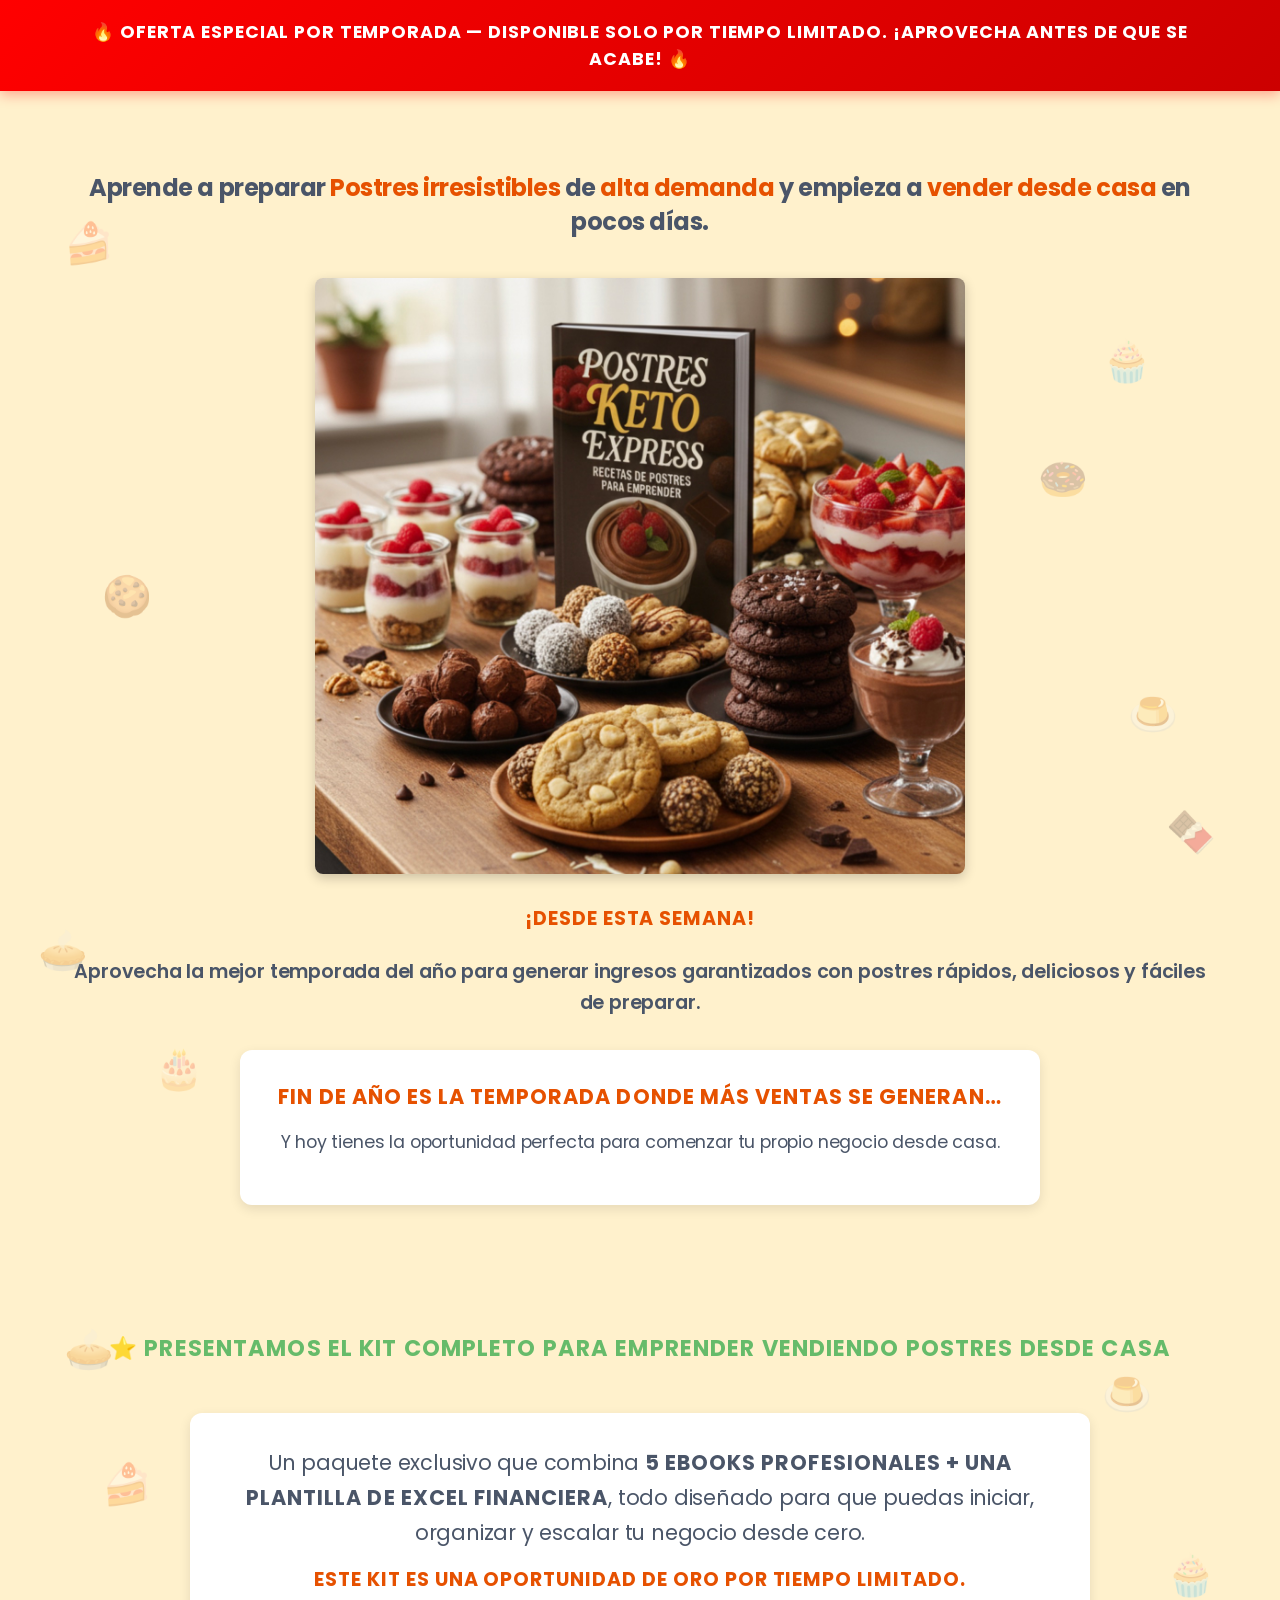
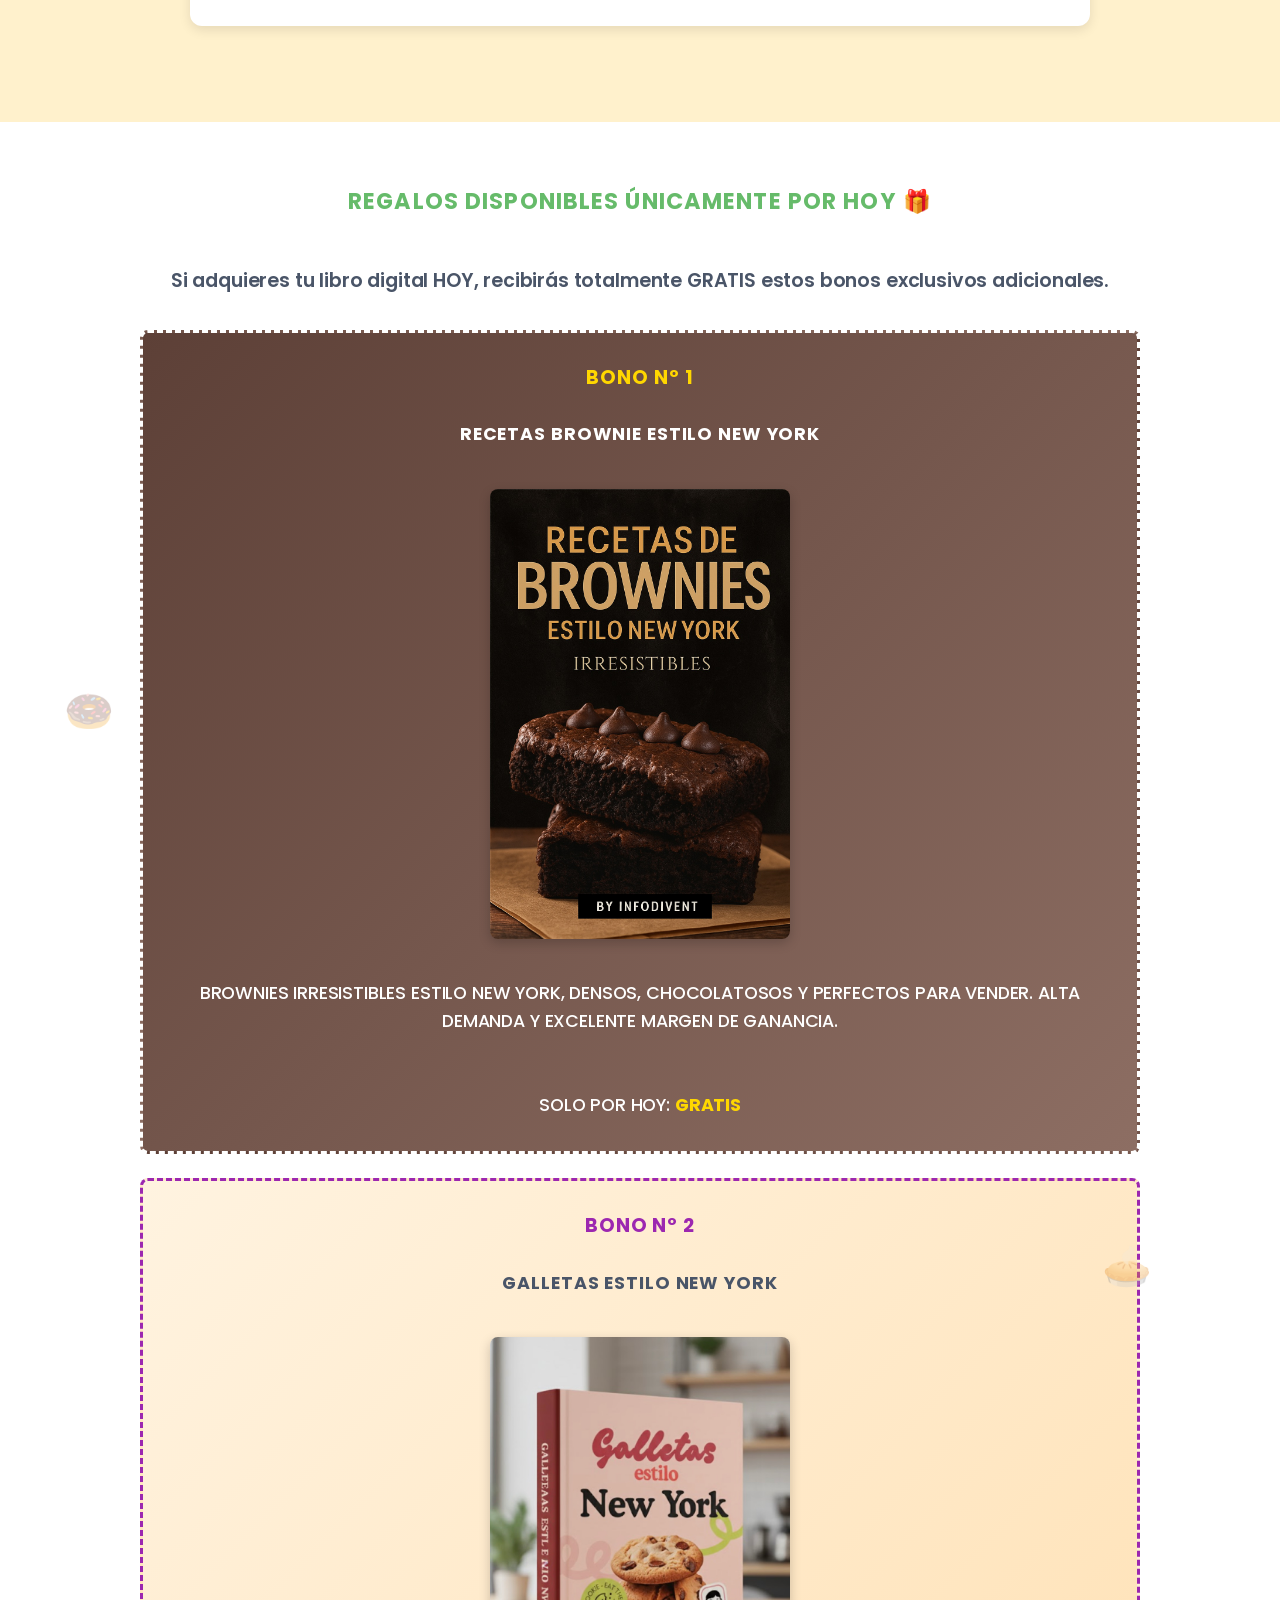
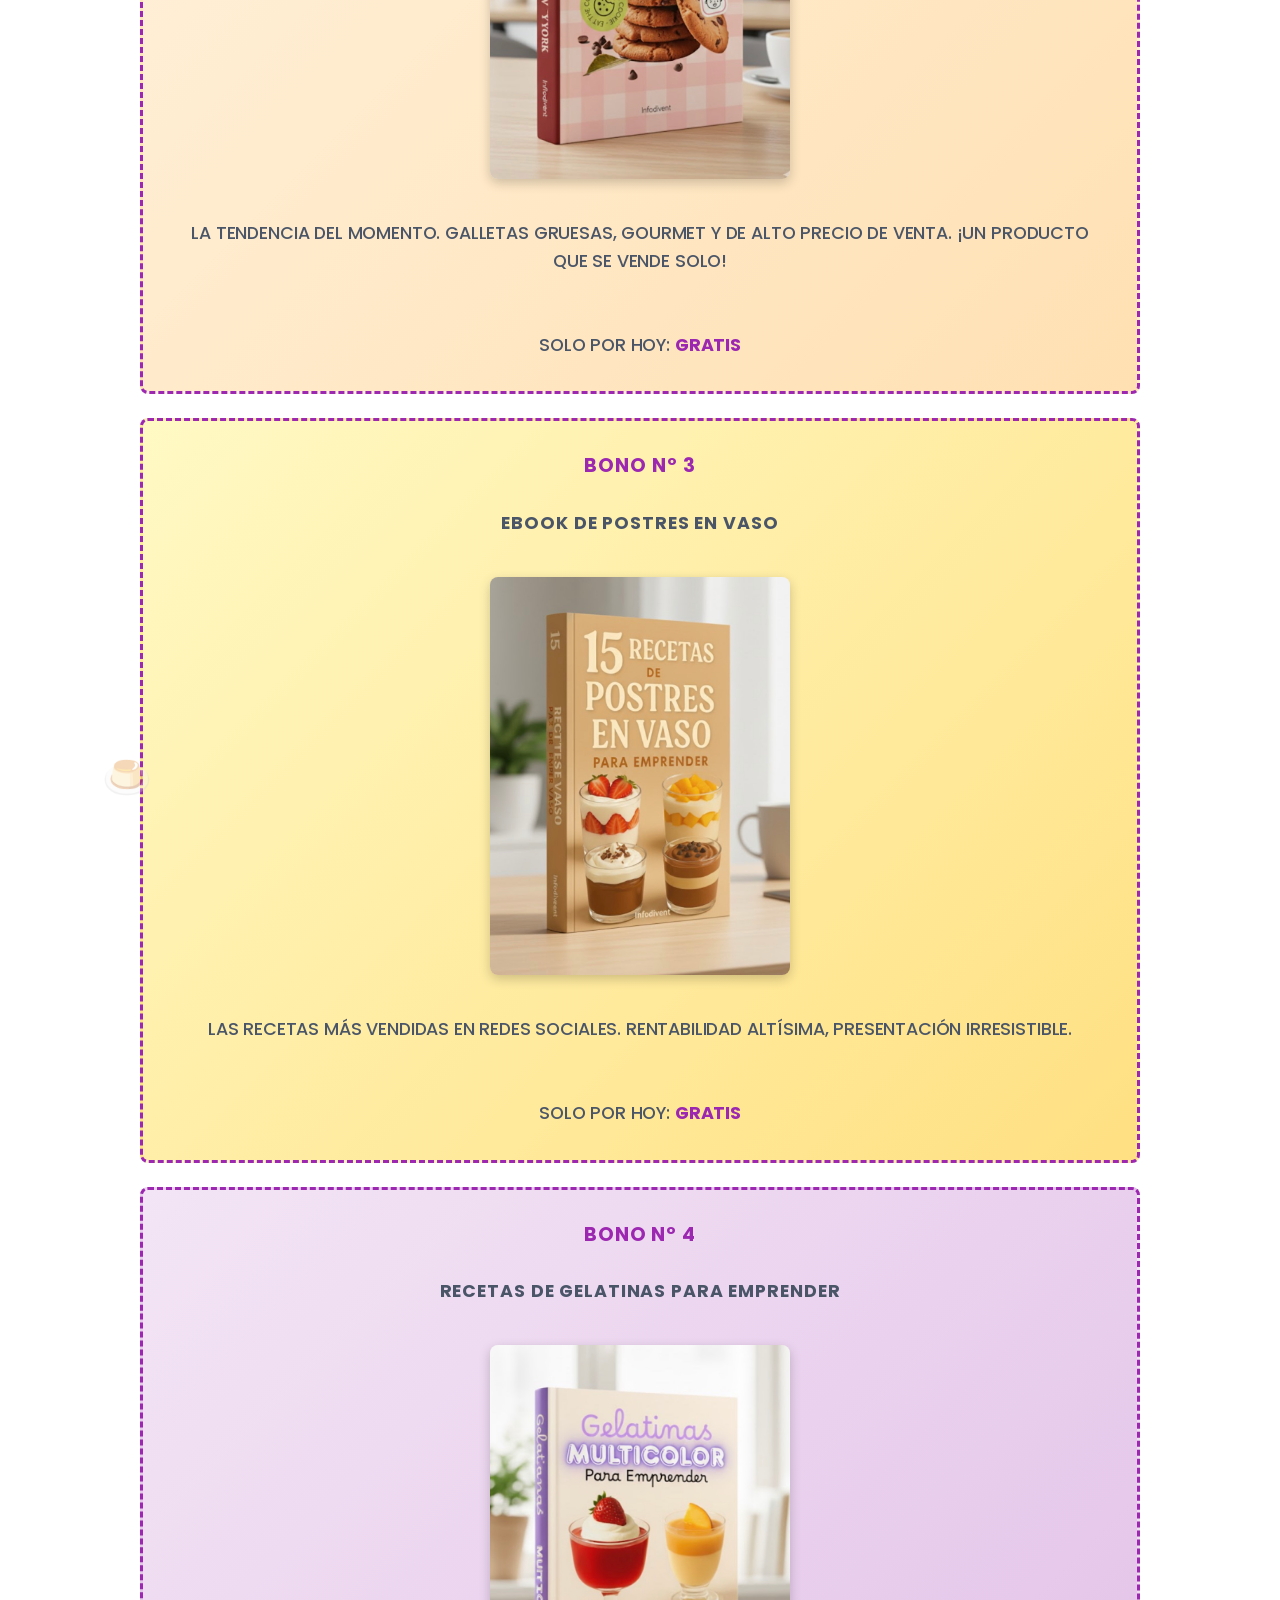
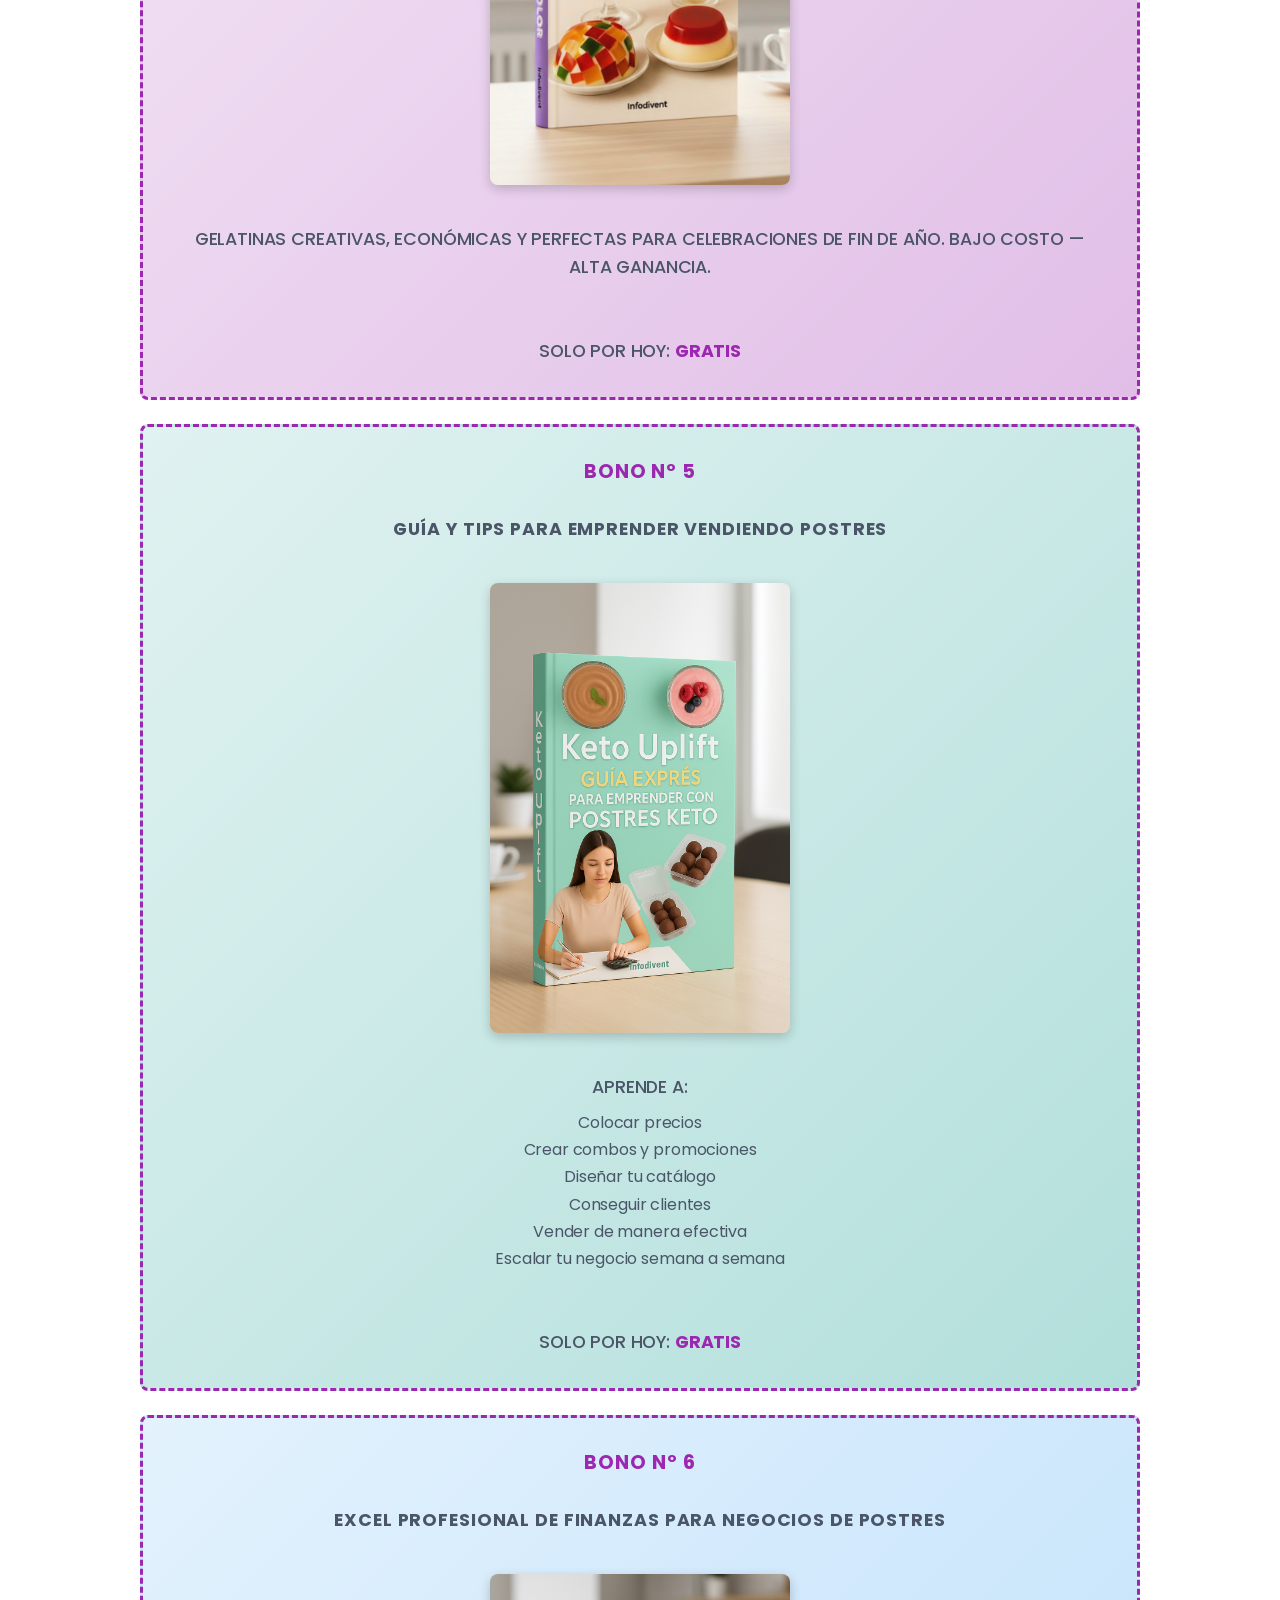
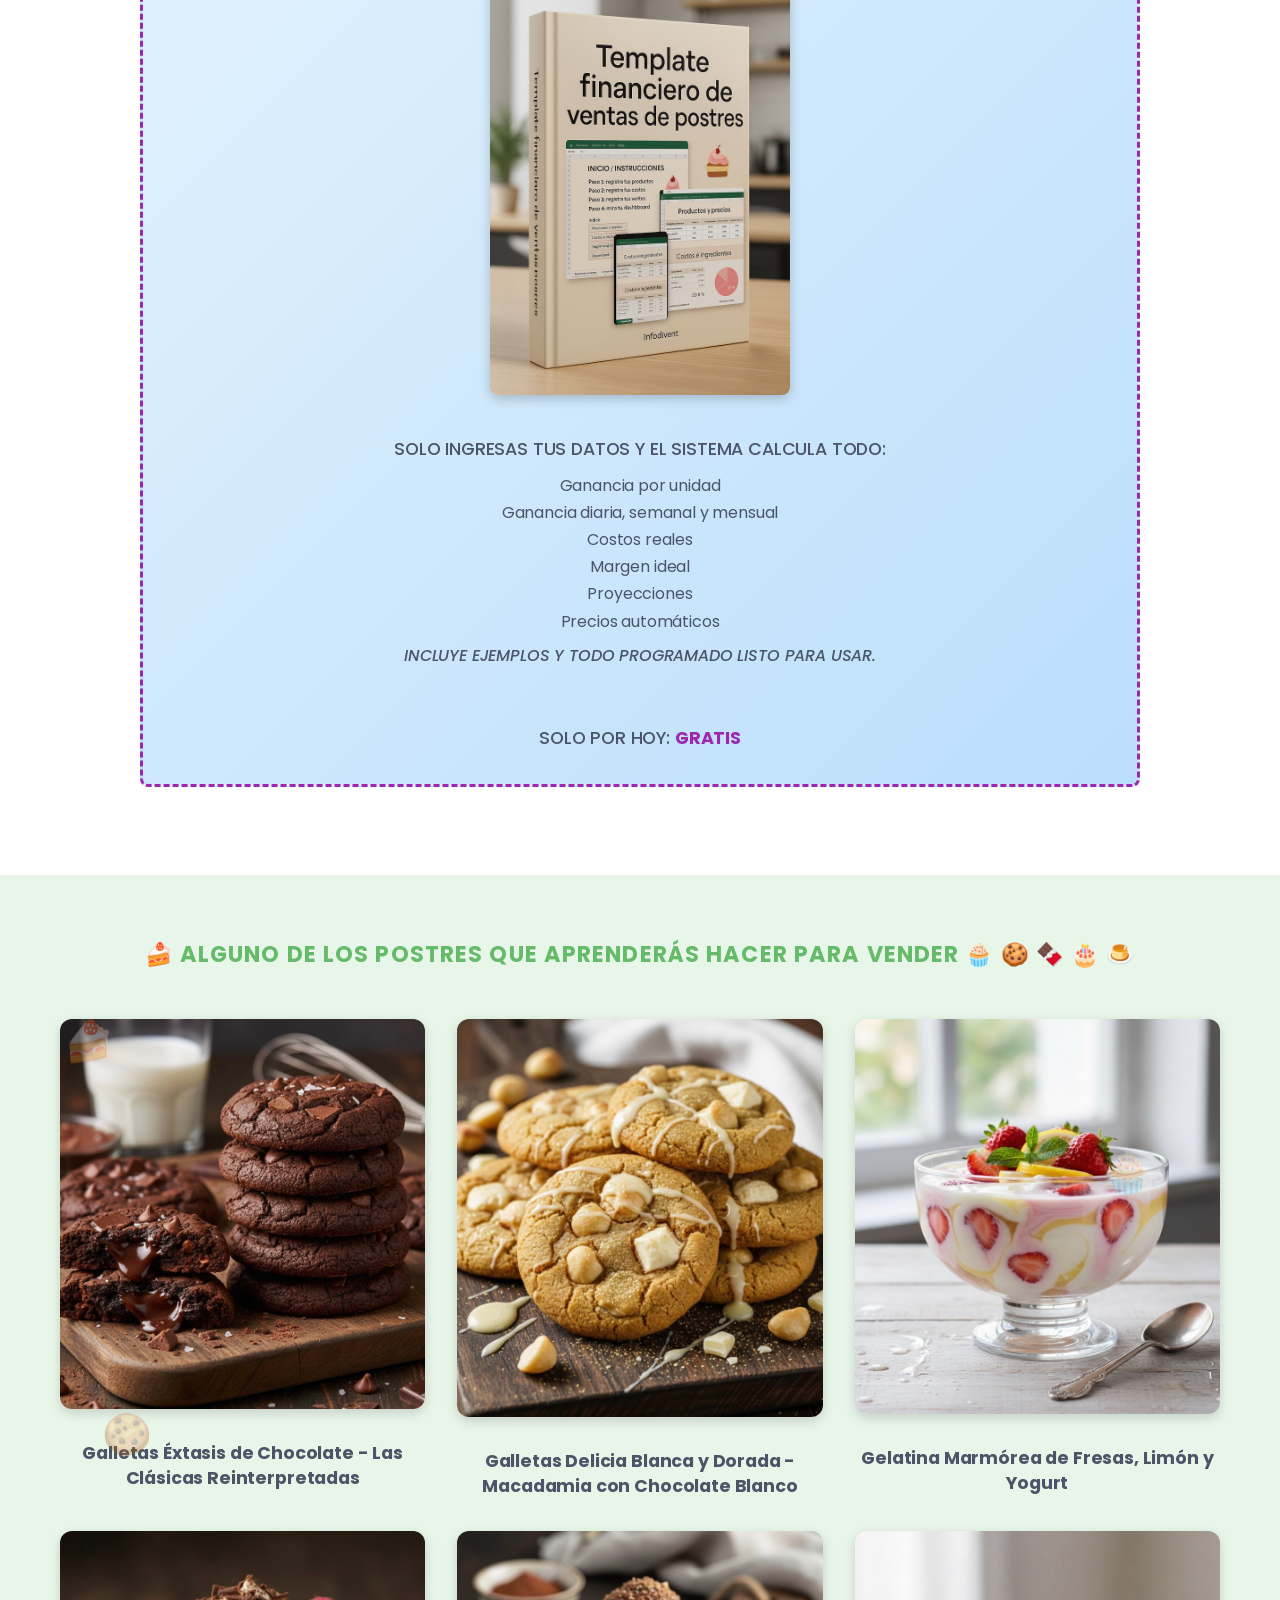
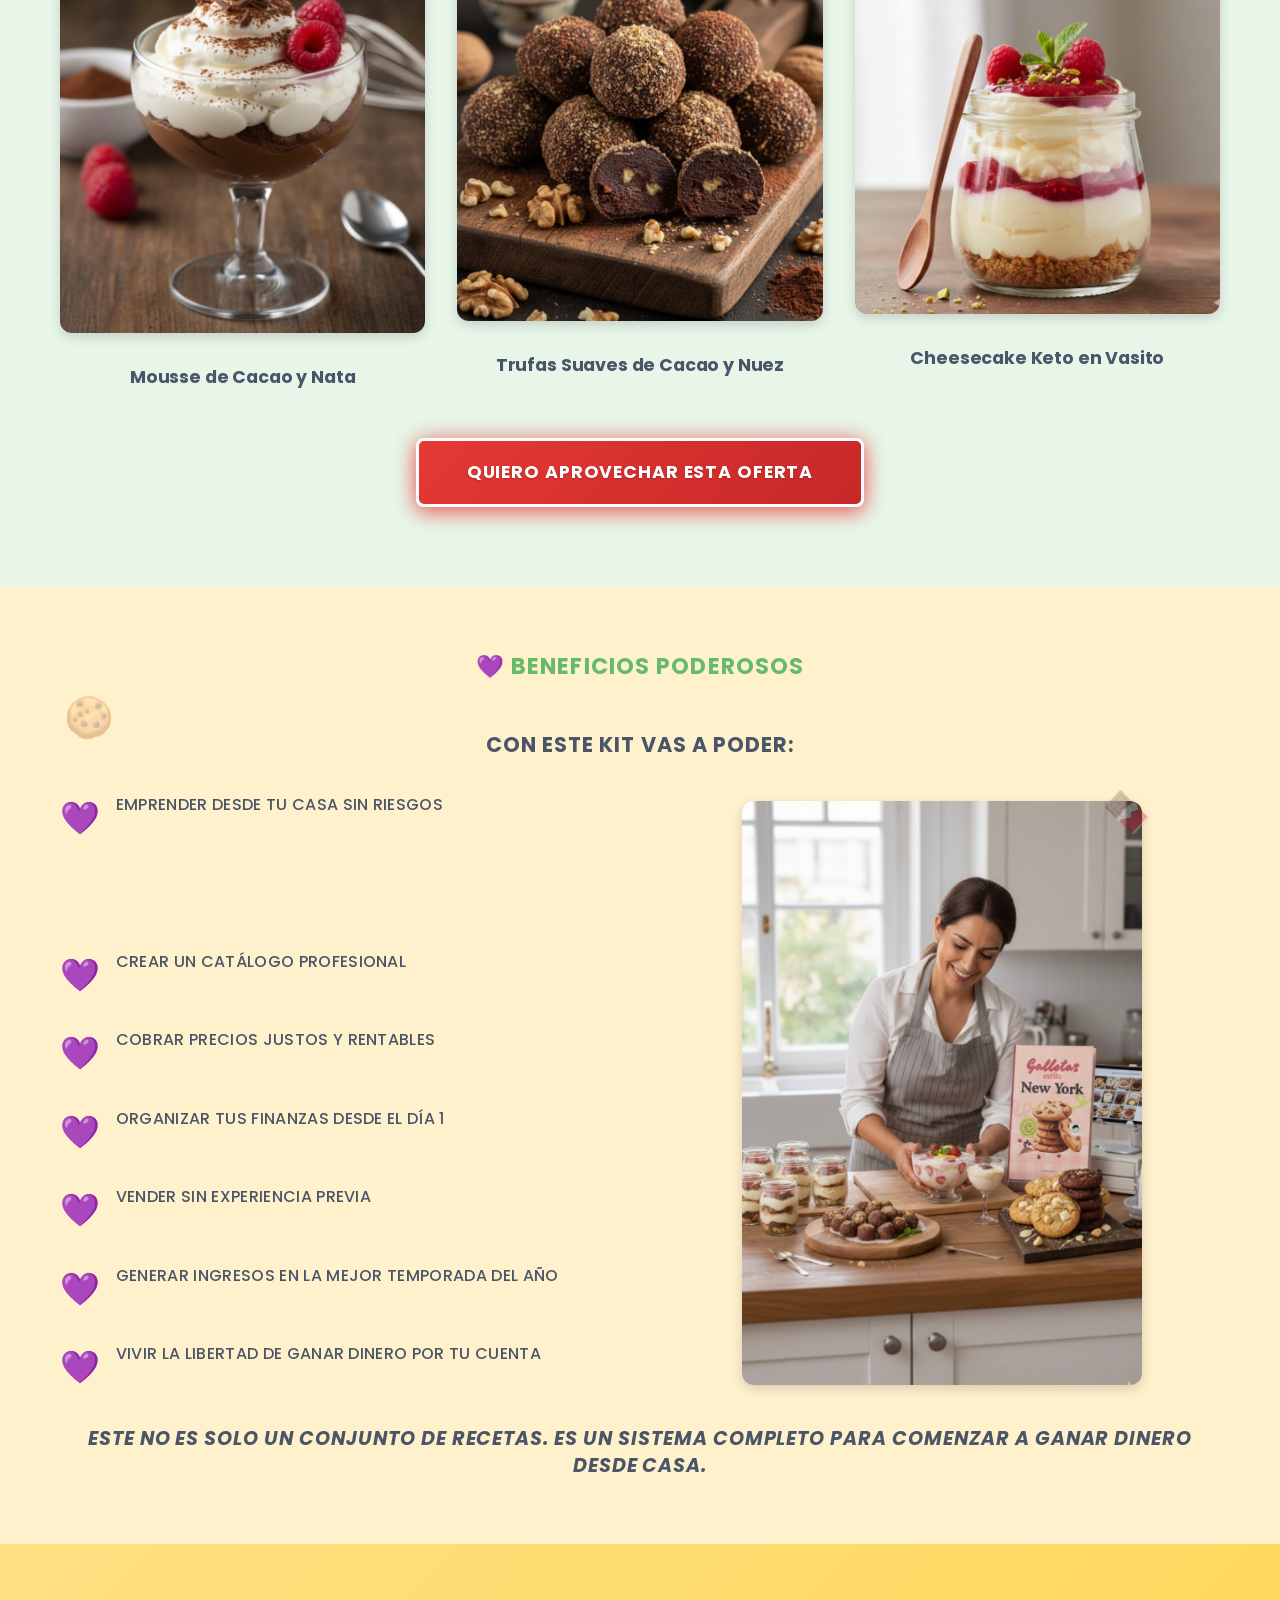
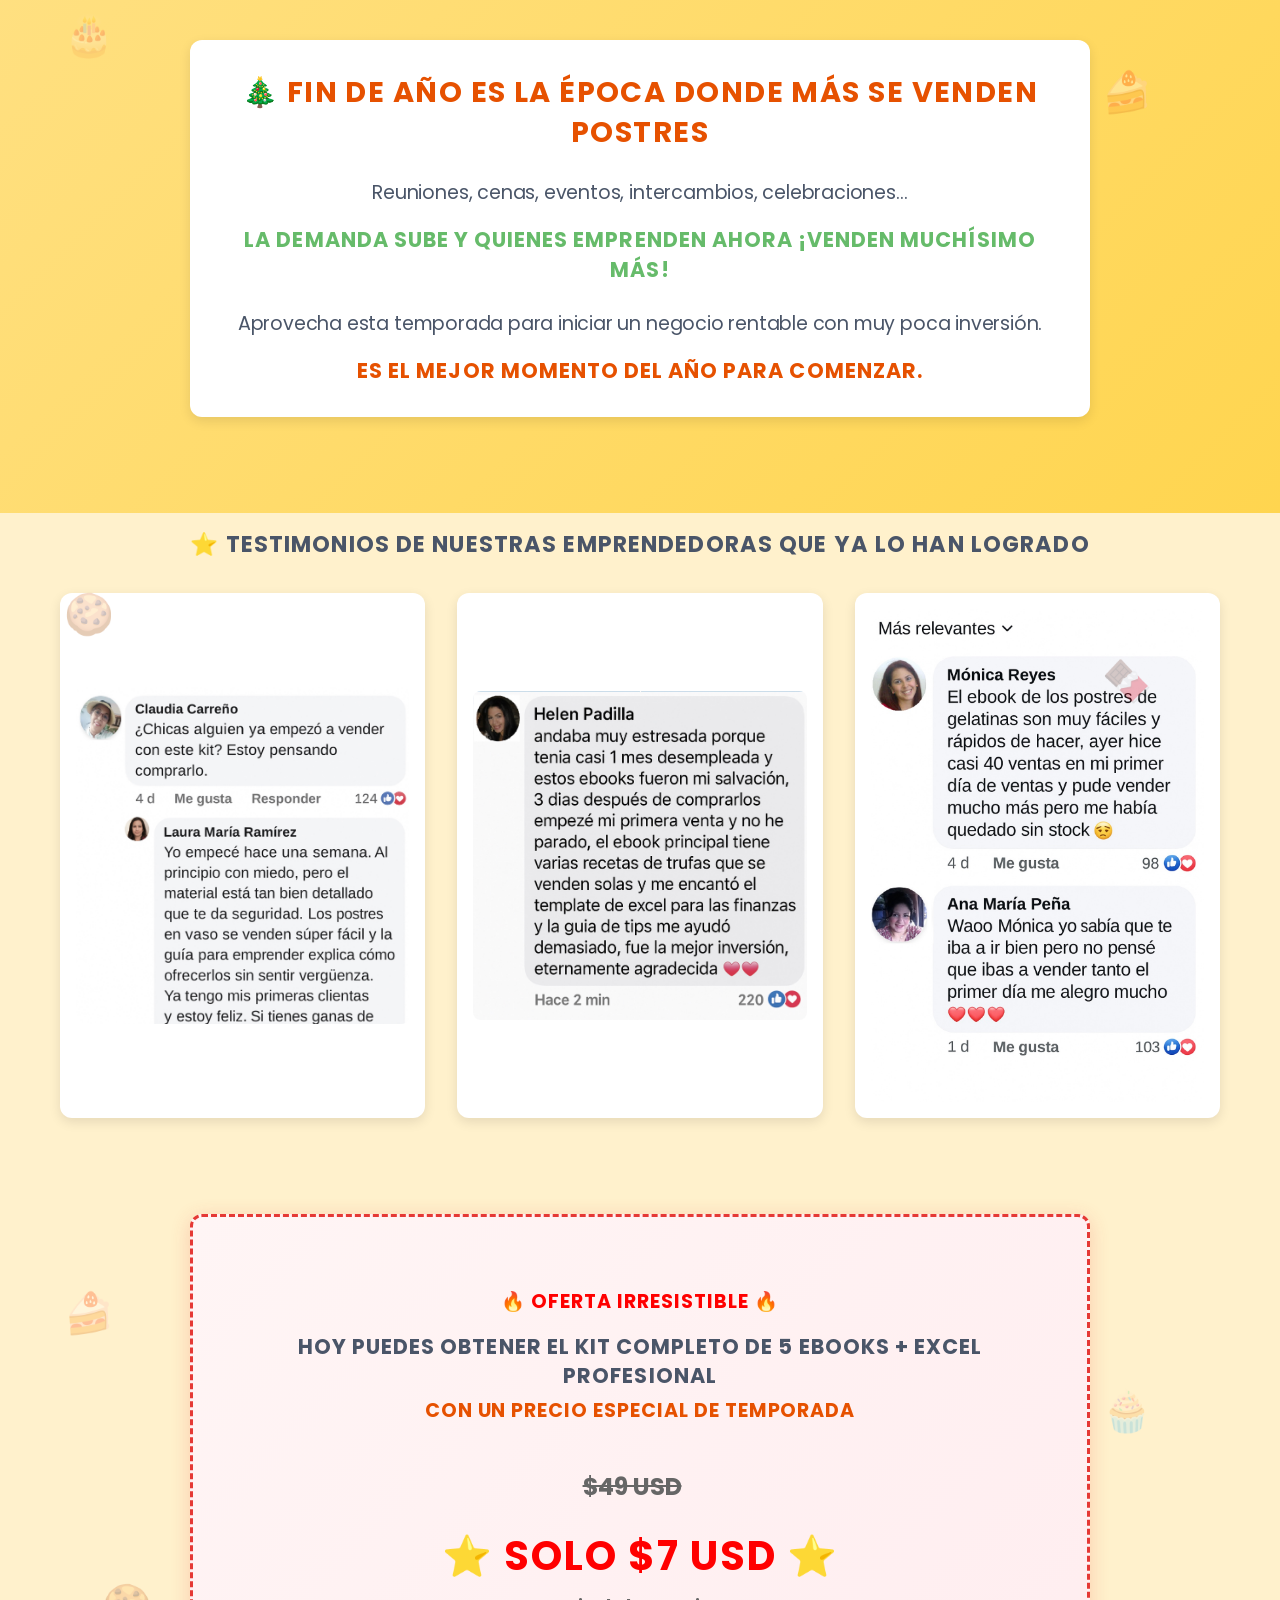
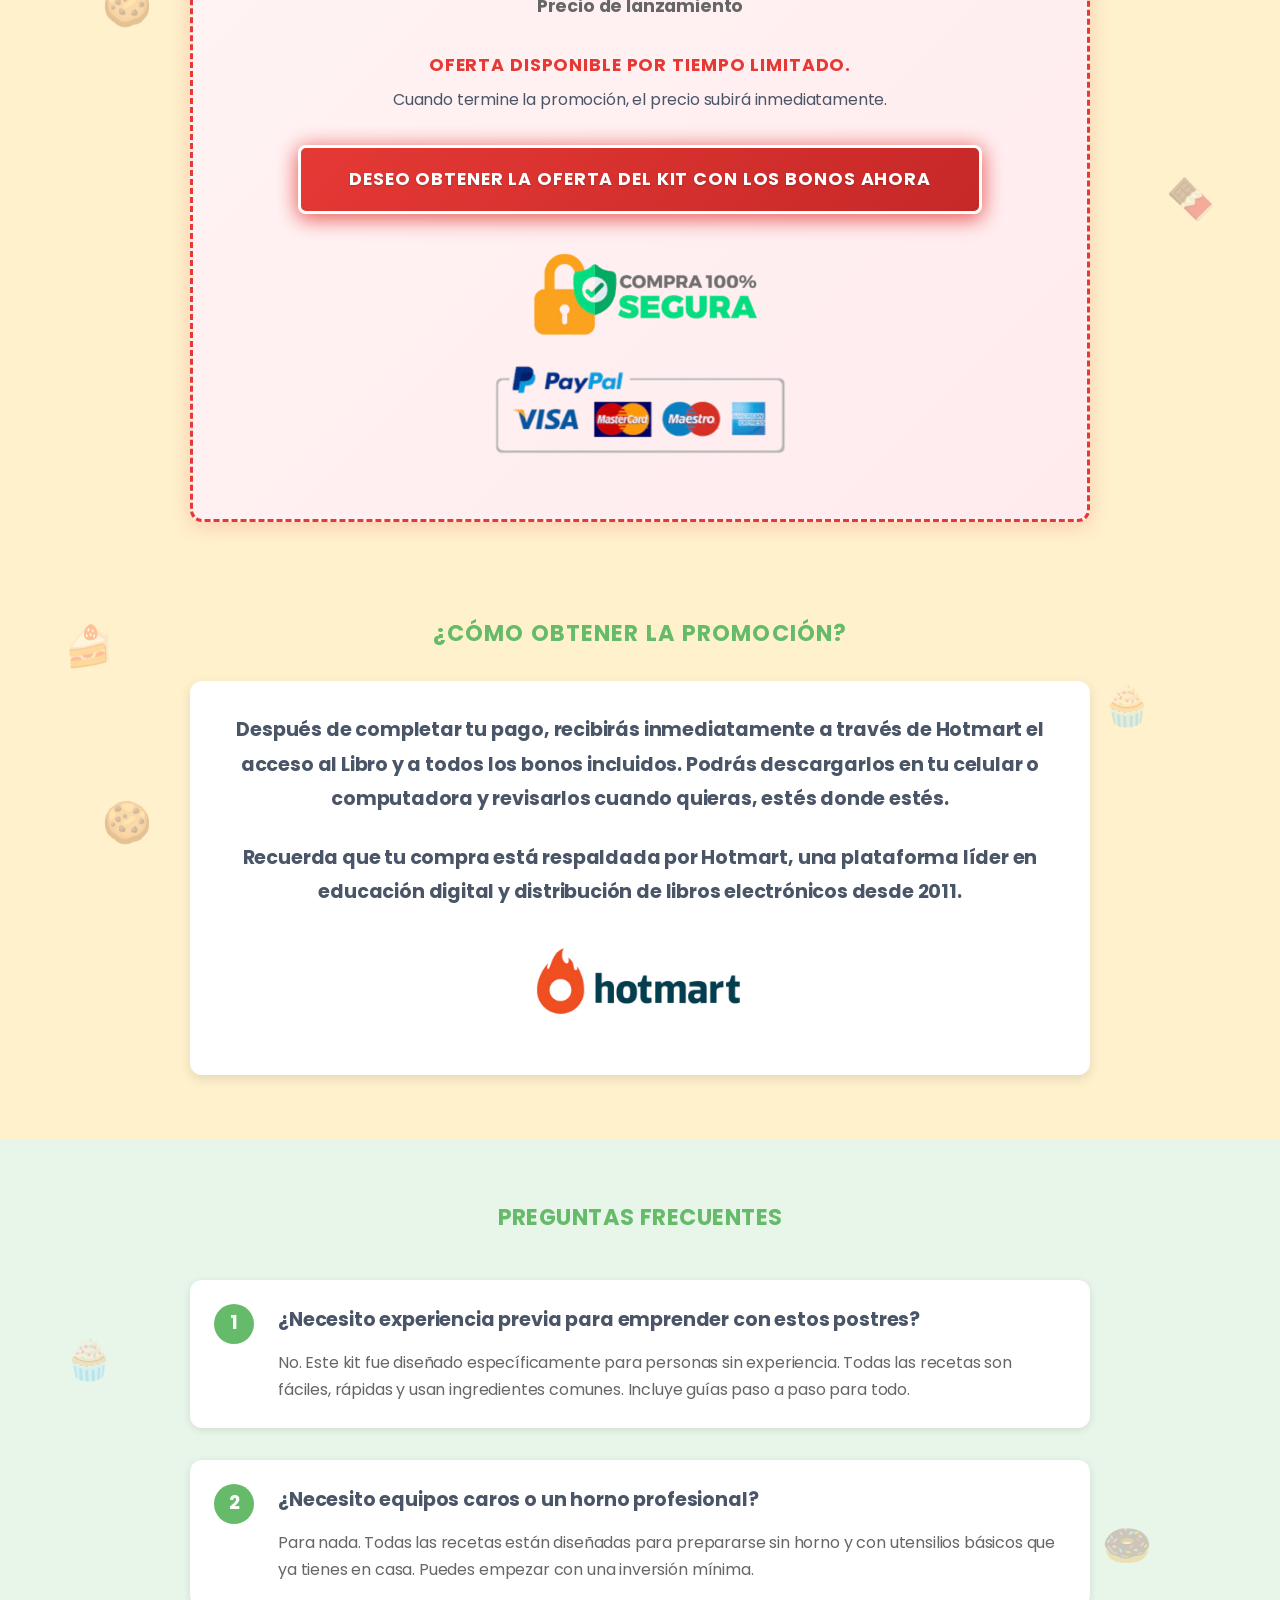
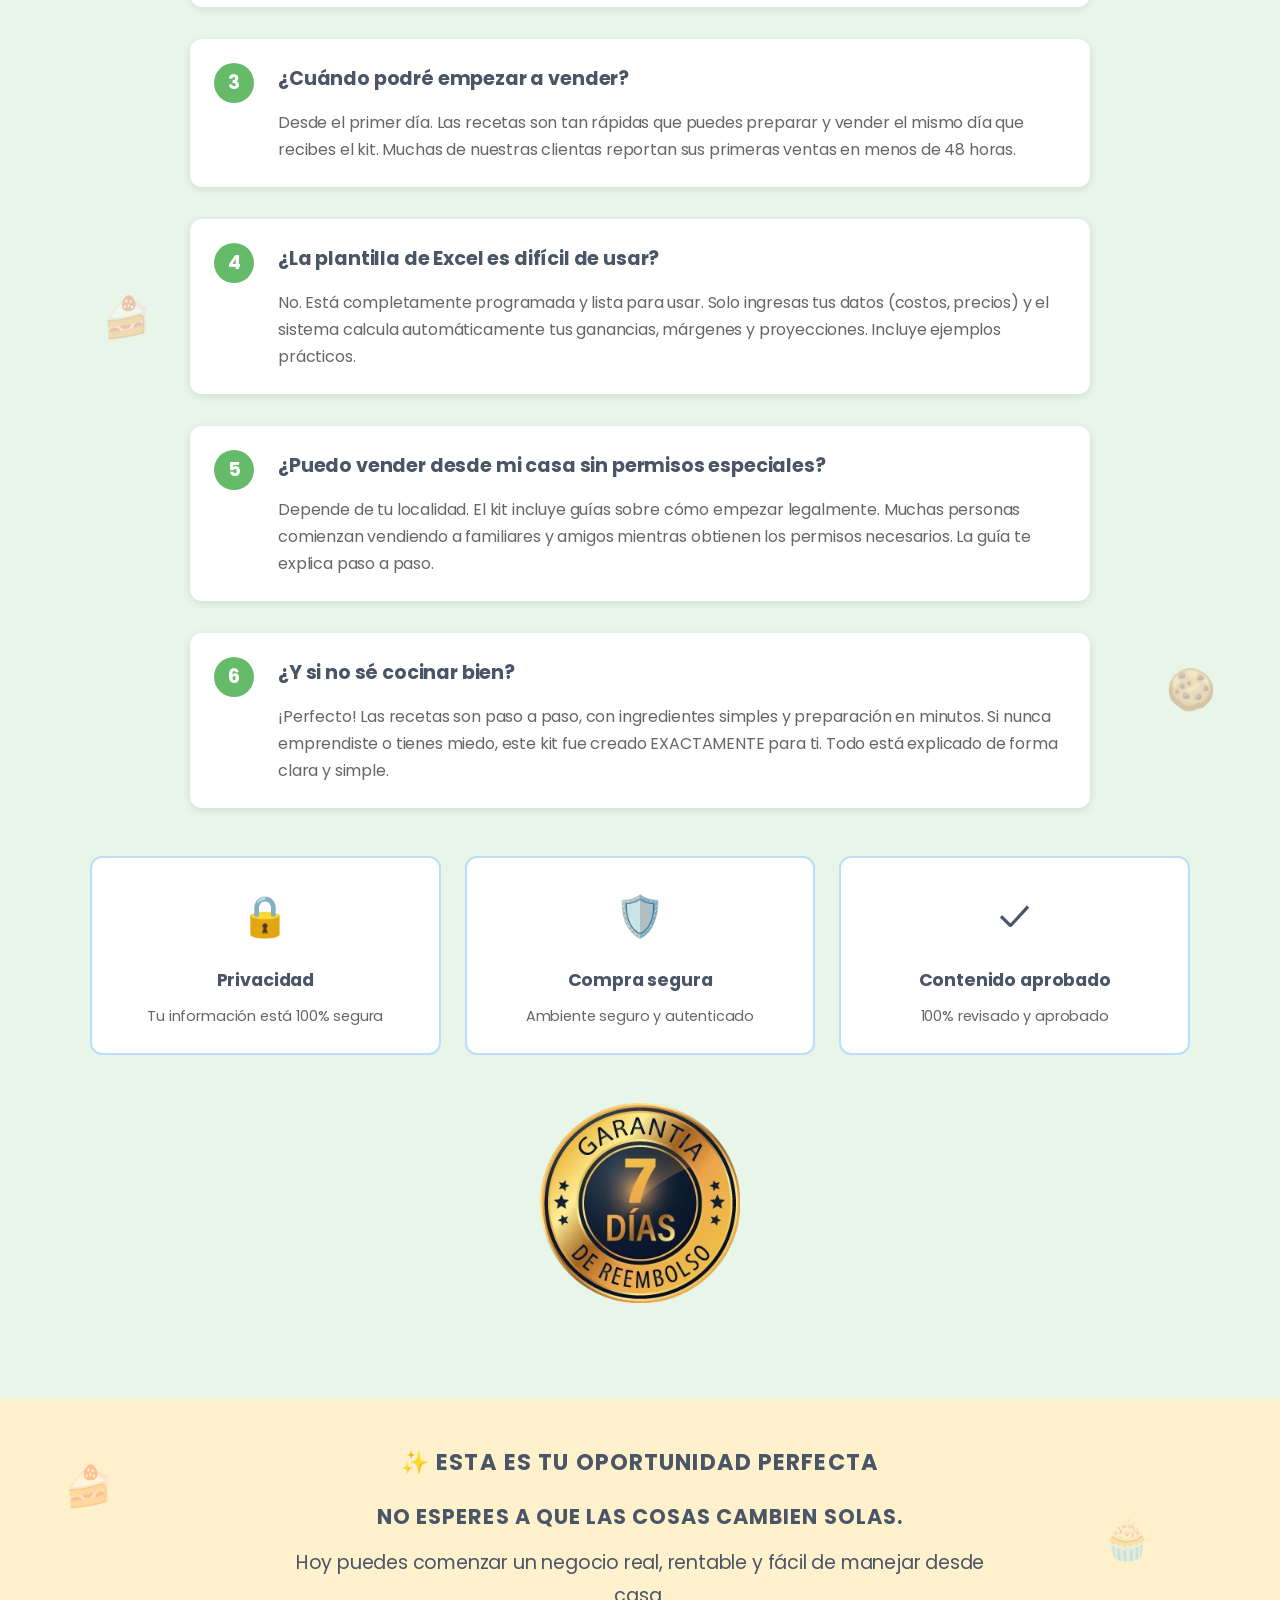
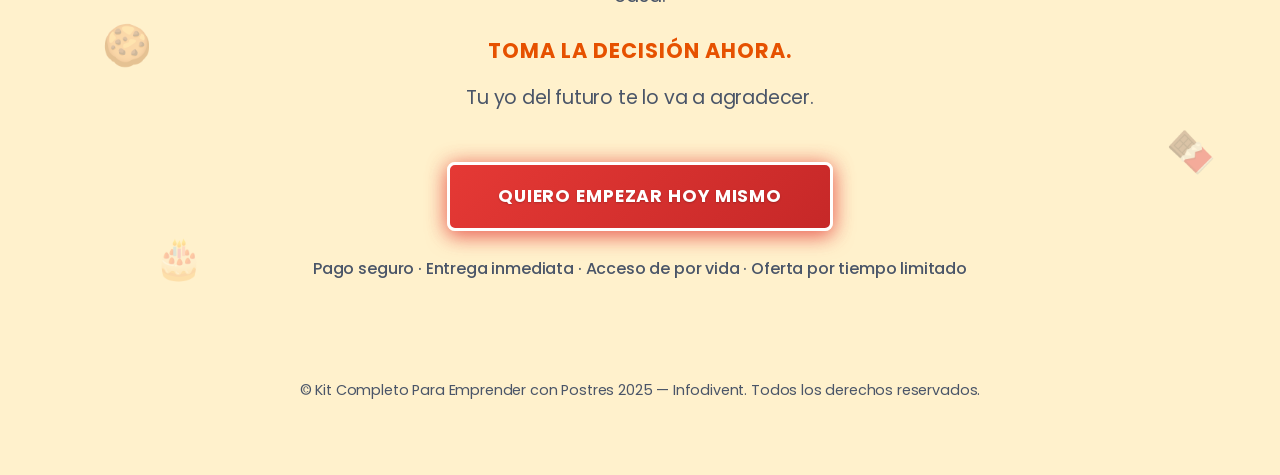
<file: recetas-postres-keto-uplift.html>
<!DOCTYPE html>
<html lang="es">
<head>
    <meta charset="UTF-8">
    <meta name="viewport" content="width=device-width, initial-scale=1.0">
    <meta name="description" content="Kit Completo Para Emprender Vendiendo Postres desde Casa - 5 ebooks + Excel financiero">
    <title>Kit Completo Para Emprender con Postres - Infodivent</title>
    <link rel="preconnect" href="https://fonts.googleapis.com">
    <link rel="preconnect" href="https://fonts.gstatic.com" crossorigin>
    <link href="https://fonts.googleapis.com/css2?family=Poppins:wght@400;500;600;700;800;900&family=Outfit:wght@400;500;600;700;800;900&display=swap" rel="stylesheet">
    <link rel="stylesheet" href="styles/css/main.css?v=1.0">
    <link rel="stylesheet" href="styles/css/keto.css?v=2.2">
    
    <!-- Meta Pixel Code -->
    <script>
    !function(f,b,e,v,n,t,s)
    {if(f.fbq)return;n=f.fbq=function(){n.callMethod?
    n.callMethod.apply(n,arguments):n.queue.push(arguments)};
    if(!f._fbq)f._fbq=n;n.push=n;n.loaded=!0;n.version='2.0';
    n.queue=[];t=b.createElement(e);t.async=!0;
    t.src=v;s=b.getElementsByTagName(e)[0];
    s.parentNode.insertBefore(t,s)}(window, document,'script',
    'https://connect.facebook.net/en_US/fbevents.js');
    fbq('init', '4253619061539789');
    fbq('track', 'PageView');
    </script>
    <noscript><img height="1" width="1" style="display:none"
    src="https://www.facebook.com/tr?id=4253619061539789&ev=PageView&noscript=1"
    /></noscript>
    <!-- End Meta Pixel Code -->
    
    <!-- Hotmart Launcher Script -->
    <script id="hotmart_launcher_script">
        (function(l,a,u,n,c,h,e,r){l['HotmartLauncherObject']=c;l[c]=l[c]||function(){
        (l[c].q=l[c].q||[]).push(arguments)},l[c].l=1*new Date();h=a.createElement(u),
        e=a.getElementsByTagName(u)[0];h.async=1;h.src=n;e.parentNode.insertBefore(h,e)
        })(window,document,'script','//launcher.hotmart.com/launcher.js','hot');

        hot('account','ddac3e12-2ec7-3f00-854d-c5126624ec9e');
    </script>
</head>
<body>
    <!-- Banner Superior -->
    <section class="offer-alert section-relative">
            <div class="container">
            <p class="offer-alert-text aggressive-text" style="color: var(--white);">🔥 Oferta especial por temporada — Disponible solo por tiempo limitado. ¡Aprovecha antes de que se acabe! 🔥</p>
                </div>
    </section>

    <!-- SECCIÓN 1 — HERO / ENCABEZADO -->
    <section class="keto-hero section-relative">
        <div class="floating-dessert">🍰</div>
        <div class="floating-dessert">🧁</div>
        <div class="floating-dessert">🍪</div>
        <div class="floating-dessert">🍫</div>
        <div class="floating-dessert">🎂</div>
        <div class="floating-dessert">🍩</div>
        <div class="floating-dessert">🥧</div>
        <div class="floating-dessert">🍮</div>
        
        <div class="container">
            <h1 class="keto-main-title">
                <span class="keto-title-line1">Aprende a preparar <span style="color: var(--orange-dark);">Postres</span> <span class="title-highlight">irresistibles</span> de <span class="title-highlight">alta demanda</span> y empieza a <span class="title-highlight">vender desde casa</span> en pocos días.</span>
            </h1>
            <div class="ebook-cover-hero">
                <img src="images/portada-postres-keto.jpg" alt="Portada Kit Completo Para Emprender con Postres" class="ebook-cover-hero-image" style="max-width: 650px !important; width: 100%; height: auto;">
            </div>
            <p class="hero-subtitle-main aggressive-text">¡Desde Esta Semana!</p>
            <p class="hero-subtitle-main">Aprovecha la mejor temporada del año para generar ingresos garantizados con postres rápidos, deliciosos y fáciles de preparar.</p>
            
            <div class="hero-description-box">
                <p class="hero-question aggressive-text" style="color: var(--orange-dark);">Fin de año es la temporada donde más ventas se generan…</p>
                <p class="hero-answer">Y hoy tienes la oportunidad perfecta para comenzar tu propio negocio desde casa.</p>
            </div>

        </div>
    </section>



    <!-- SECCIÓN 4 — PRESENTACIÓN DEL PRODUCTO -->
    <section class="includes-section section-relative">
        <div class="floating-dessert">🥧</div>
        <div class="floating-dessert">🍮</div>
        <div class="floating-dessert">🍰</div>
        <div class="floating-dessert">🧁</div>
        
        <div class="container">
            <h2 class="includes-title aggressive-text">⭐ PRESENTAMOS EL KIT COMPLETO PARA EMPRENDER VENDIENDO POSTRES DESDE CASA</h2>
            <div class="hero-description-box" style="max-width: 900px; margin: 2rem auto;">
                <p class="hero-answer" style="font-size: 1.3rem; text-align: center; margin-bottom: 1rem;">Un paquete exclusivo que combina <strong class="aggressive-text">5 ebooks profesionales + una plantilla de Excel financiera</strong>, todo diseñado para que puedas iniciar, organizar y escalar tu negocio desde cero.</p>
                <p class="hero-result aggressive-text" style="font-size: 1.2rem; text-align: center; color: var(--orange-dark);">Este kit es una oportunidad de oro por tiempo limitado.</p>
            </div>
                    </div>
    </section>

    <!-- SECCIÓN 5 — ¿QUÉ INCLUYE EL KIT? -->
    <section class="includes-section section-relative" style="background-color: var(--white);">
        <div class="floating-dessert">🍩</div>
        <div class="floating-dessert">🥧</div>
        <div class="floating-dessert">🍮</div>
        
        <div class="container">
            <h2 class="includes-title aggressive-text">Regalos disponibles únicamente por hoy 🎁</h2>
            <p class="includes-subtitle" style="text-align: center; font-size: 1.2rem; margin-bottom: 2rem; color: var(--text-dark);">Si adquieres tu libro digital HOY, recibirás totalmente GRATIS estos bonos exclusivos adicionales.</p>
            
            <div class="bonos-list" style="max-width: 1000px; margin: 0 auto;">
                <div class="bono-item special" style="background: linear-gradient(135deg, #5D4037 0%, #8D6E63 100%); border: 3px dashed #FFFFFF; padding: 2rem; text-align: center;">
                    <h3 class="bono-number-title aggressive-text" style="font-size: 1.2rem; color: #FFD700; margin-bottom: 0.8rem; text-align: center;">BONO Nº 1</h3>
                    <p class="bono-special-title aggressive-text" style="font-size: 1.1rem; margin-bottom: 1.5rem; color: #FFFFFF; font-weight: bold;">Recetas Brownie Estilo New York</p>
                    <div class="bono-image-container" style="margin: 0 auto 1.5rem; max-width: 300px; width: 100%;">
                        <img src="images/portada-brownies.jpg" alt="Recetas Brownie Estilo New York" class="bono-cover-image" style="width: 100%;">
                    </div>
                    <p class="bono-special-subtitle" style="font-size: 1.1rem; margin-bottom: 1.5rem; color: #FFFFFF;">Brownies irresistibles estilo New York, densos, chocolatosos y perfectos para vender. Alta demanda y excelente margen de ganancia.</p>
                    <p class="bono-value-text" style="font-size: 1.1rem; margin-top: 1rem;">
                        <span style="color: #FFFFFF;">Solo por HOY: <strong style="color: #FFD700;">GRATIS</strong></span>
                    </p>
                </div>

                <div class="bono-item special" style="background: linear-gradient(135deg, #FFF3E0 0%, #FFE0B2 100%); border: 3px dashed #9C27B0; padding: 2rem; text-align: center;">
                    <h3 class="bono-number-title aggressive-text" style="font-size: 1.2rem; color: #9C27B0; margin-bottom: 0.8rem; text-align: center;">BONO Nº 2</h3>
                    <p class="bono-special-title aggressive-text" style="font-size: 1.1rem; margin-bottom: 1.5rem; color: var(--text-dark); font-weight: bold;">Galletas Estilo New York</p>
                    <div class="bono-image-container" style="margin: 0 auto 1.5rem; max-width: 300px; width: 100%;">
                        <img src="images/portada-galletas-new-york.jpg" alt="Galletas Estilo New York" class="bono-cover-image" style="width: 100%;">
                    </div>
                    <p class="bono-special-subtitle" style="font-size: 1.1rem; margin-bottom: 1.5rem; color: var(--text-dark);">La tendencia del momento. Galletas gruesas, gourmet y de alto precio de venta. ¡Un producto que se vende solo!</p>
                    <p class="bono-value-text" style="font-size: 1.1rem; margin-top: 1rem;">
                        <span style="color: var(--text-dark);">Solo por HOY: <strong style="color: #9C27B0;">GRATIS</strong></span>
                    </p>
                </div>

                <div class="bono-item special" style="background: linear-gradient(135deg, #FFF9C4 0%, #FFE082 100%); border: 3px dashed #9C27B0; padding: 2rem; text-align: center;">
                    <h3 class="bono-number-title aggressive-text" style="font-size: 1.2rem; color: #9C27B0; margin-bottom: 0.8rem; text-align: center;">BONO Nº 3</h3>
                    <p class="bono-special-title aggressive-text" style="font-size: 1.1rem; margin-bottom: 1.5rem; color: var(--text-dark); font-weight: bold;">Ebook de Postres en Vaso</p>
                    <div class="bono-image-container" style="margin: 0 auto 1.5rem; max-width: 300px; width: 100%;">
                        <img src="images/portada-postres-de-vaso.jpg" alt="Ebook de Postres en Vaso" class="bono-cover-image" style="width: 100%;">
                    </div>
                    <p class="bono-special-subtitle" style="font-size: 1.1rem; margin-bottom: 1.5rem; color: var(--text-dark);">Las recetas más vendidas en redes sociales. Rentabilidad altísima, presentación irresistible.</p>
                    <p class="bono-value-text" style="font-size: 1.1rem; margin-top: 1rem;">
                        <span style="color: var(--text-dark);">Solo por HOY: <strong style="color: #9C27B0;">GRATIS</strong></span>
                    </p>
                </div>

                <div class="bono-item special" style="background: linear-gradient(135deg, #F3E5F5 0%, #E1BEE7 100%); border: 3px dashed #9C27B0; padding: 2rem; text-align: center;">
                    <h3 class="bono-number-title aggressive-text" style="font-size: 1.2rem; color: #9C27B0; margin-bottom: 0.8rem; text-align: center;">BONO Nº 4</h3>
                    <p class="bono-special-title aggressive-text" style="font-size: 1.1rem; margin-bottom: 1.5rem; color: var(--text-dark); font-weight: bold;">Recetas de Gelatinas para Emprender</p>
                    <div class="bono-image-container" style="margin: 0 auto 1.5rem; max-width: 300px; width: 100%;">
                        <img src="images/portada-gelatinas-multicolor.jpg" alt="Recetas de Gelatinas para Emprender" class="bono-cover-image" style="width: 100%;">
                    </div>
                    <p class="bono-special-subtitle" style="font-size: 1.1rem; margin-bottom: 1.5rem; color: var(--text-dark);">Gelatinas creativas, económicas y perfectas para celebraciones de fin de año. Bajo costo — alta ganancia.</p>
                    <p class="bono-value-text" style="font-size: 1.1rem; margin-top: 1rem;">
                        <span style="color: var(--text-dark);">Solo por HOY: <strong style="color: #9C27B0;">GRATIS</strong></span>
                    </p>
                </div>

                <div class="bono-item special" style="background: linear-gradient(135deg, #E0F2F1 0%, #B2DFDB 100%); border: 3px dashed #9C27B0; padding: 2rem; text-align: center;">
                    <h3 class="bono-number-title aggressive-text" style="font-size: 1.2rem; color: #9C27B0; margin-bottom: 0.8rem; text-align: center;">BONO Nº 5</h3>
                    <p class="bono-special-title aggressive-text" style="font-size: 1.1rem; margin-bottom: 1.5rem; color: var(--text-dark); font-weight: bold;">Guía y Tips para Emprender Vendiendo Postres</p>
                    <div class="bono-image-container" style="margin: 0 auto 1.5rem; max-width: 300px; width: 100%;">
                        <img src="images/guia-para-emprender-jpg.jpg" alt="Guía y Tips para Emprender Vendiendo Postres" class="bono-cover-image" style="width: 100%;">
                    </div>
                    <div style="text-align: center; max-width: 600px; margin: 0 auto 1.5rem;">
                        <p class="bono-special-subtitle" style="font-size: 1.1rem; margin-bottom: 0.5rem; color: var(--text-dark);">Aprende a:</p>
                        <ul style="text-align: center; list-style: none; padding: 0; font-size: 1rem; color: var(--text-dark);">
                            <li>Colocar precios</li>
                            <li>Crear combos y promociones</li>
                            <li>Diseñar tu catálogo</li>
                            <li>Conseguir clientes</li>
                            <li>Vender de manera efectiva</li>
                            <li>Escalar tu negocio semana a semana</li>
                        </ul>
                    </div>
                    <p class="bono-value-text" style="font-size: 1.1rem; margin-top: 1rem;">
                        <span style="color: var(--text-dark);">Solo por HOY: <strong style="color: #9C27B0;">GRATIS</strong></span>
                    </p>
                </div>

                <div class="bono-item special" style="background: linear-gradient(135deg, #E3F2FD 0%, #BBDEFB 100%); border: 3px dashed #9C27B0; padding: 2rem; text-align: center;">
                    <h3 class="bono-number-title aggressive-text" style="font-size: 1.2rem; color: #9C27B0; margin-bottom: 0.8rem; text-align: center;">BONO Nº 6</h3>
                    <p class="bono-special-title aggressive-text" style="font-size: 1.1rem; margin-bottom: 1.5rem; color: var(--text-dark); font-weight: bold;">Excel Profesional de Finanzas para Negocios de Postres</p>
                    <div class="bono-image-container" style="margin: 0 auto 1.5rem; max-width: 300px; width: 100%;">
                        <img src="images/portada-template-financiero.jpg" alt="Excel Profesional de Finanzas" class="bono-cover-image" style="width: 100%;">
                </div>
                    <div style="text-align: center; max-width: 600px; margin: 0 auto 1.5rem;">
                        <p class="bono-special-subtitle" style="font-size: 1.1rem; margin-bottom: 0.5rem; color: var(--text-dark);">Solo ingresas tus datos y el sistema calcula todo:</p>
                        <ul style="text-align: center; list-style: none; padding: 0; font-size: 1rem; color: var(--text-dark);">
                            <li>Ganancia por unidad</li>
                            <li>Ganancia diaria, semanal y mensual</li>
                            <li>Costos reales</li>
                            <li>Margen ideal</li>
                            <li>Proyecciones</li>
                            <li>Precios automáticos</li>
                    </ul>
                        <p class="bono-special-subtitle" style="font-size: 1rem; margin-top: 0.5rem; font-style: italic; color: var(--text-dark);">Incluye ejemplos y todo programado listo para usar.</p>
                </div>
                    <p class="bono-value-text" style="font-size: 1.1rem; margin-top: 1rem;">
                        <span style="color: var(--text-dark);">Solo por HOY: <strong style="color: #9C27B0;">GRATIS</strong></span>
                    </p>
                </div>
            </div>
        </div>
    </section>

    <!-- SECCIÓN: POSTRES QUE APRENDERÁS -->
    <section class="faq-section section-relative">
        <div class="floating-dessert">🍰</div>
        <div class="floating-dessert">🧁</div>
        <div class="floating-dessert">🍪</div>
        
        <div class="container">
            <h2 class="includes-title aggressive-text" style="margin-bottom: 3rem;">🍰 Alguno de los postres que aprenderás hacer para vender 🧁 🍪 🍫 🎂 🍮</h2>
            
            <div class="postres-grid" style="display: grid; grid-template-columns: repeat(auto-fit, minmax(280px, 1fr)); gap: 2rem; max-width: 1400px; margin: 0 auto;">
                <div class="postre-item" style="text-align: center;">
                    <img src="images/galletas-extasis-de-Chocolate-Las-Clasicas-Reinterpretadas.jpg" alt="Galletas Éxtasis de Chocolate" class="postre-image" style="width: 100%; max-width: 100%; height: auto; border-radius: 12px; box-shadow: 0 4px 12px rgba(0, 0, 0, 0.15); margin-bottom: 1rem;">
                    <h3 class="postre-title" style="font-size: 1.1rem; font-weight: bold; color: var(--text-dark); margin-top: 0.5rem;">Galletas Éxtasis de Chocolate - Las Clásicas Reinterpretadas</h3>
                </div>
                
                <div class="postre-item" style="text-align: center;">
                    <img src="images/galletas-Delicia-Blanca-y-Dorada-Macadamia-con-Chocolate-Blanco.jpg" alt="Galletas Delicia Blanca y Dorada" class="postre-image" style="width: 100%; max-width: 100%; height: auto; border-radius: 12px; box-shadow: 0 4px 12px rgba(0, 0, 0, 0.15); margin-bottom: 1rem;">
                    <h3 class="postre-title" style="font-size: 1.1rem; font-weight: bold; color: var(--text-dark); margin-top: 0.5rem;">Galletas Delicia Blanca y Dorada - Macadamia con Chocolate Blanco</h3>
                </div>
                
                <div class="postre-item" style="text-align: center;">
                    <img src="images/Gelatina-Marmorea-de-Fresas-Limon-y-Yogurt.jpg" alt="Gelatina Marmórea" class="postre-image" style="width: 100%; max-width: 100%; height: auto; border-radius: 12px; box-shadow: 0 4px 12px rgba(0, 0, 0, 0.15); margin-bottom: 1rem;">
                    <h3 class="postre-title" style="font-size: 1.1rem; font-weight: bold; color: var(--text-dark); margin-top: 0.5rem;">Gelatina Marmórea de Fresas, Limón y Yogurt</h3>
                </div>
                
                <div class="postre-item" style="text-align: center;">
                    <img src="images/Mousse-de-Cacao-y-Nata.jpg" alt="Mousse de Cacao y Nata" class="postre-image" style="width: 100%; max-width: 100%; height: auto; border-radius: 12px; box-shadow: 0 4px 12px rgba(0, 0, 0, 0.15); margin-bottom: 1rem;">
                    <h3 class="postre-title" style="font-size: 1.1rem; font-weight: bold; color: var(--text-dark); margin-top: 0.5rem;">Mousse de Cacao y Nata</h3>
                </div>
                
                <div class="postre-item" style="text-align: center;">
                    <img src="images/Trufas-Suaves-de-Cacao-y-Nuez.jpg" alt="Trufas Suaves" class="postre-image" style="width: 100%; max-width: 100%; height: auto; border-radius: 12px; box-shadow: 0 4px 12px rgba(0, 0, 0, 0.15); margin-bottom: 1rem;">
                    <h3 class="postre-title" style="font-size: 1.1rem; font-weight: bold; color: var(--text-dark); margin-top: 0.5rem;">Trufas Suaves de Cacao y Nuez</h3>
                </div>
                
                <div class="postre-item" style="text-align: center;">
                    <img src="images/Cheesecake-Keto-en-Vasito.jpg" alt="Cheesecake Keto en Vasito" class="postre-image" style="width: 100%; max-width: 100%; height: auto; border-radius: 12px; box-shadow: 0 4px 12px rgba(0, 0, 0, 0.15); margin-bottom: 1rem;">
                    <h3 class="postre-title" style="font-size: 1.1rem; font-weight: bold; color: var(--text-dark); margin-top: 0.5rem;">Cheesecake Keto en Vasito</h3>
                </div>
            </div>
            
            <div class="main-cta-section" style="margin-top: 3rem; text-align: center;">
                <a href="#oferta-irresistible" class="btn btn-red-alarm btn-large aggressive-text">QUIERO APROVECHAR ESTA OFERTA</a>
            </div>
        </div>
    </section>

    <!-- SECCIÓN 6 — BENEFICIOS PODEROSOS -->
    <section class="includes-section section-relative">
        <div class="floating-dessert">🍪</div>
        <div class="floating-dessert">🍫</div>
        
        <div class="container">
            <h2 class="includes-title aggressive-text">💜 BENEFICIOS PODEROSOS</h2>
            <p class="includes-subtitle aggressive-text" style="margin-bottom: 2rem;">CON ESTE KIT VAS A PODER:</p>
            <div class="includes-content">
                <div class="includes-list">
                    <div class="include-item">
                        <span class="include-icon">💜</span>
                        <p>Emprender desde tu casa sin riesgos</p>
                    </div>
                    <div class="include-item">
                        <span class="include-icon">💜</span>
                        <p>Preparar tus productos en minutos</p>
                    </div>
                    <div class="include-item">
                        <span class="include-icon">💜</span>
                        <p>Crear un catálogo profesional</p>
                    </div>
                    <div class="include-item">
                        <span class="include-icon">💜</span>
                        <p>Cobrar precios justos y rentables</p>
                    </div>
                    <div class="include-item">
                        <span class="include-icon">💜</span>
                        <p>Organizar tus finanzas desde el día 1</p>
                    </div>
                    <div class="include-item">
                        <span class="include-icon">💜</span>
                        <p>Vender sin experiencia previa</p>
                    </div>
                    <div class="include-item">
                        <span class="include-icon">💜</span>
                        <p>Generar ingresos en la mejor temporada del año</p>
                    </div>
                    <div class="include-item">
                        <span class="include-icon">💜</span>
                        <p>Vivir la libertad de ganar dinero por tu cuenta</p>
                    </div>
                </div>
                <div class="includes-image-placeholder">
                    <img src="images/ama-de-casa-haciendo-postres.jpg" alt="Ama de casa haciendo postres" style="width: 100%; max-width: 400px; height: auto; border-radius: 12px; box-shadow: 0 4px 12px rgba(0, 0, 0, 0.15); margin: 0 auto; display: block;">
                </div>
            </div>
            <p class="includes-note aggressive-text" style="margin-top: 2rem; font-size: 1.2rem;">Este no es solo un conjunto de recetas. Es un sistema completo para comenzar a ganar dinero desde casa.</p>
        </div>
    </section>

    <!-- SECCIÓN 7 — MENSAJE DE TEMPORADA -->
    <section class="section-relative" style="background: linear-gradient(135deg, #FFE082 0%, #FFD54F 100%); padding: 4rem 0;">
        <div class="floating-dessert">🎂</div>
        <div class="floating-dessert">🍰</div>
        
        <div class="container">
            <div class="hero-description-box" style="background-color: var(--white); max-width: 900px;">
                <p class="hero-question aggressive-text" style="font-size: 1.8rem; color: var(--orange-dark); text-align: center; margin-bottom: 1.5rem;">🎄 Fin de año es la época donde más se venden postres</p>
                <p class="hero-answer" style="font-size: 1.2rem; text-align: center; margin-bottom: 1rem;">Reuniones, cenas, eventos, intercambios, celebraciones…</p>
                <p class="hero-result aggressive-text" style="font-size: 1.3rem; text-align: center; color: var(--green-primary); margin-bottom: 1rem;">La demanda sube y quienes emprenden ahora ¡venden muchísimo más!</p>
                <p class="hero-answer" style="font-size: 1.2rem; text-align: center; margin-top: 1.5rem;">Aprovecha esta temporada para iniciar un negocio rentable con muy poca inversión.</p>
                <p class="hero-result aggressive-text" style="font-size: 1.3rem; text-align: center; color: var(--orange-dark); margin-top: 1rem;">Es el mejor momento del año para comenzar.</p>
            </div>
        </div>
    </section>


    <!-- SECCIÓN 9 — TESTIMONIOS -->
    <section class="testimonios-section section-relative" style="background-color: var(--cream);">
        <div class="floating-dessert">🍪</div>
        <div class="floating-dessert">🍫</div>
        
        <div class="container">
            <h2 class="testimonios-title-main aggressive-text">⭐ TESTIMONIOS DE NUESTRAS EMPRENDEDORAS QUE YA LO HAN LOGRADO</h2>
            <div class="testimonios-grid-new">
                <div class="testimonio-card-new">
                    <img src="images/testimonio-postres-1-jpg.jpg" alt="Testimonio 1" class="testimonio-image-full">
                </div>
                <div class="testimonio-card-new">
                    <img src="images/testimonio-postres-2-jpg.jpg" alt="Testimonio 2" class="testimonio-image-full">
                </div>
                <div class="testimonio-card-new">
                    <img src="images/testimonio-postres-3-jpg.jpg" alt="Testimonio 3" class="testimonio-image-full">
                </div>
            </div>
        </div>
    </section>

    <!-- SECCIÓN 10 — OFERTA IRRESISTIBLE -->
    <section id="oferta-irresistible" class="section-relative">
        <div class="floating-dessert">🍰</div>
        <div class="floating-dessert">🧁</div>
        <div class="floating-dessert">🍪</div>
        <div class="floating-dessert">🍫</div>
        
        <div class="container">
            <div class="oferta-container-animated">
                <div class="pricing-section">
                    <p class="offer-alert-text aggressive-text">🔥 OFERTA IRRESISTIBLE 🔥</p>
                    <p class="offer-text aggressive-text" style="font-size: 1.3rem;">HOY PUEDES OBTENER EL KIT COMPLETO DE 5 EBOOKS + EXCEL PROFESIONAL</p>
                    <p class="offer-text aggressive-text" style="font-size: 1.2rem; color: var(--orange-dark);">CON UN PRECIO ESPECIAL DE TEMPORADA</p>
                    <p class="price-text" style="margin: 2rem 0;">
                        <span class="price-strikethrough" style="font-size: 1.5rem;">$49 USD</span>
                        <span class="price-current price-current-oferta aggressive-text" style="font-size: 2.5rem; display: block; margin-top: 1rem;">⭐ SOLO $7 USD ⭐</span>
                        <span style="display: block; font-size: 1.1rem; color: var(--text-gray); margin-top: 0.5rem;">Precio de lanzamiento</span>
                    </p>
                    <p class="guarantee-text aggressive-text" style="margin-top: 1.5rem; font-size: 1.1rem; color: var(--red-guarantee);">Oferta disponible por tiempo limitado.</p>
                    <p class="guarantee-text" style="font-size: 1rem;">Cuando termine la promoción, el precio subirá inmediatamente.</p>
                </div>

                <div class="main-cta-section">
                    <a href="https://pay.hotmart.com/N103210308Q?checkoutMode=10" target="_blank" rel="noopener noreferrer" class="btn btn-red-alarm btn-large aggressive-text">Deseo obtener la oferta del kit con los bonos ahora</a>
                    <div class="security-badge" style="display: flex; flex-direction: column; align-items: center; gap: 1rem; margin-top: 1.5rem;">
                        <img src="images/compra-segura.png" alt="Compra Segura" style="max-width: 250px; width: 100%; height: auto;">
                        <img src="images/medios-de-pago.png" alt="Medios de Pago" style="max-width: 300px; width: 100%; height: auto;">
                    </div>
                </div>
            </div>
        </div>
    </section>

    <!-- SECCIÓN: ¿CÓMO OBTENER LA PROMOCIÓN? -->
    <section class="includes-section section-relative" style="background-color: var(--cream);">
        <div class="floating-dessert">🍰</div>
        <div class="floating-dessert">🧁</div>
        <div class="floating-dessert">🍪</div>
        
        <div class="container">
            <h2 class="includes-title aggressive-text" style="margin-bottom: 2rem;">¿Cómo obtener la promoción?</h2>
            
            <div class="hero-description-box" style="max-width: 900px; margin: 0 auto; background-color: var(--white); padding: 2rem; border-radius: 12px; box-shadow: 0 4px 12px rgba(0, 0, 0, 0.1);">
                <p class="hero-answer" style="font-size: 1.2rem; line-height: 1.8; margin-bottom: 1.5rem; text-align: center; font-weight: bold; color: var(--slate-dark);">
                    Después de completar tu pago, recibirás inmediatamente a través de Hotmart el acceso al Libro y a todos los bonos incluidos. Podrás descargarlos en tu celular o computadora y revisarlos cuando quieras, estés donde estés.
                </p>
                <p class="hero-answer" style="font-size: 1.2rem; line-height: 1.8; text-align: center; font-weight: bold; color: var(--slate-dark); margin-bottom: 1.5rem;">
                    Recuerda que tu compra está respaldada por Hotmart, una plataforma líder en educación digital y distribución de libros electrónicos desde 2011.
                </p>
                <div style="text-align: center; margin-top: 1.5rem;">
                    <img src="images/hotmart1.png" alt="Hotmart" style="max-width: 250px; width: 100%; height: auto;">
                </div>
            </div>
        </div>
    </section>

    <!-- SECCIÓN 11 — GARANTÍA PSICOLÓGICA -->
    <section class="faq-section section-relative">
        <div class="floating-dessert">🧁</div>
        <div class="floating-dessert">🍩</div>
        <div class="floating-dessert">🍰</div>
        <div class="floating-dessert">🍪</div>
        
        <div class="container">
            <h2 class="faq-title">PREGUNTAS FRECUENTES</h2>
            <div class="faq-list">
                <div class="faq-item">
                    <div class="faq-number">1</div>
                    <div class="faq-content">
                        <h3 class="faq-question">¿Necesito experiencia previa para emprender con estos postres?</h3>
                        <p class="faq-answer">No. Este kit fue diseñado específicamente para personas sin experiencia. Todas las recetas son fáciles, rápidas y usan ingredientes comunes. Incluye guías paso a paso para todo.</p>
                    </div>
                </div>
                <div class="faq-item">
                    <div class="faq-number">2</div>
                    <div class="faq-content">
                        <h3 class="faq-question">¿Necesito equipos caros o un horno profesional?</h3>
                        <p class="faq-answer">Para nada. Todas las recetas están diseñadas para prepararse sin horno y con utensilios básicos que ya tienes en casa. Puedes empezar con una inversión mínima.</p>
                    </div>
                </div>
                <div class="faq-item">
                    <div class="faq-number">3</div>
                    <div class="faq-content">
                        <h3 class="faq-question">¿Cuándo podré empezar a vender?</h3>
                        <p class="faq-answer">Desde el primer día. Las recetas son tan rápidas que puedes preparar y vender el mismo día que recibes el kit. Muchas de nuestras clientas reportan sus primeras ventas en menos de 48 horas.</p>
                    </div>
                </div>
                <div class="faq-item">
                    <div class="faq-number">4</div>
                    <div class="faq-content">
                        <h3 class="faq-question">¿La plantilla de Excel es difícil de usar?</h3>
                        <p class="faq-answer">No. Está completamente programada y lista para usar. Solo ingresas tus datos (costos, precios) y el sistema calcula automáticamente tus ganancias, márgenes y proyecciones. Incluye ejemplos prácticos.</p>
                    </div>
                </div>
                <div class="faq-item">
                    <div class="faq-number">5</div>
                    <div class="faq-content">
                        <h3 class="faq-question">¿Puedo vender desde mi casa sin permisos especiales?</h3>
                        <p class="faq-answer">Depende de tu localidad. El kit incluye guías sobre cómo empezar legalmente. Muchas personas comienzan vendiendo a familiares y amigos mientras obtienen los permisos necesarios. La guía te explica paso a paso.</p>
                    </div>
                </div>
                <div class="faq-item">
                    <div class="faq-number">6</div>
                    <div class="faq-content">
                        <h3 class="faq-question">¿Y si no sé cocinar bien?</h3>
                        <p class="faq-answer">¡Perfecto! Las recetas son paso a paso, con ingredientes simples y preparación en minutos. Si nunca emprendiste o tienes miedo, este kit fue creado EXACTAMENTE para ti. Todo está explicado de forma clara y simple.</p>
                    </div>
                </div>
            </div>

            <div class="features-boxes">
                <div class="feature-box">
                    <div class="feature-box-icon">🔒</div>
                    <h4>Privacidad</h4>
                    <p>Tu información está 100% segura</p>
                </div>
                <div class="feature-box">
                    <div class="feature-box-icon">🛡️</div>
                    <h4>Compra segura</h4>
                    <p>Ambiente seguro y autenticado</p>
                </div>
                <div class="feature-box">
                    <div class="feature-box-icon">✓</div>
                    <h4>Contenido aprobado</h4>
                    <p>100% revisado y aprobado</p>
                </div>
            </div>

            <div class="guarantee-badge-single">
                <img src="images/garantia.png" alt="Garantía" class="guarantee-badge-image">
            </div>
        </div>
    </section>

    <!-- SECCIÓN 12 — CIERRE INSPIRADOR -->
    <section id="comprar" class="cta-final-section section-relative">
        <div class="floating-dessert">🍰</div>
        <div class="floating-dessert">🧁</div>
        <div class="floating-dessert">🍪</div>
        <div class="floating-dessert">🍫</div>
        <div class="floating-dessert">🎂</div>
        
        <div class="container">
            <div class="cta-final-content">
                <h2 class="cta-final-title aggressive-text">✨ ESTA ES TU OPORTUNIDAD PERFECTA</h2>
                <p class="cta-final-text aggressive-text" style="font-size: 1.3rem; margin-top: 1.5rem;">No esperes a que las cosas cambien solas.</p>
                <p class="cta-final-text" style="font-size: 1.2rem;">Hoy puedes comenzar un negocio real, rentable y fácil de manejar desde casa.</p>
                <p class="cta-final-text aggressive-text" style="font-size: 1.3rem; margin-top: 1.5rem; color: var(--orange-dark);">Toma la decisión ahora.</p>
                <p class="cta-final-text" style="font-size: 1.2rem; margin-top: 0.5rem;">Tu yo del futuro te lo va a agradecer.</p>
                <a href="https://pay.hotmart.com/N103210308Q?checkoutMode=10" target="_blank" rel="noopener noreferrer" class="btn btn-red-alarm btn-large aggressive-text" style="margin-top: 2rem;">QUIERO EMPEZAR HOY MISMO</a>
                <p class="cta-price-note" style="margin-top: 1.5rem; font-size: 1rem;">Pago seguro · Entrega inmediata · Acceso de por vida · Oferta por tiempo limitado</p>
            </div>
        </div>
    </section>

    <!-- Footer -->
    <footer class="keto-footer">
        <div class="container">
            <p class="footer-copyright">© Kit Completo Para Emprender con Postres 2025 — Infodivent. Todos los derechos reservados.</p>
        </div>
    </footer>

    <!-- Notificación flotante de compras -->
    <div id="purchase-notification" class="purchase-notification">
        <div class="notification-content">
            <span class="notification-icon">🛒</span>
            <span class="notification-text"><span id="notification-name"></span> acaba de comprar el kit</span>
        </div>
    </div>

    <script src="js/main.js"></script>
    <script>
        // Lista de nombres aleatorios
        const nombres = [
            'María', 'Ana', 'Carmen', 'Laura', 'Patricia', 'Sofía', 'Isabel', 'Elena',
            'Lucía', 'Andrea', 'Paula', 'Marta', 'Cristina', 'Beatriz', 'Natalia',
            'Rosa', 'Pilar', 'Dolores', 'Josefa', 'Antonia', 'Francisca', 'Manuela',
            'Teresa', 'Mercedes', 'Angela', 'Juana', 'Dolores', 'Esperanza', 'Rosario',
            'Gloria', 'Monica', 'Raquel', 'Silvia', 'Victoria', 'Yolanda', 'Alicia',
            'Amparo', 'Concepción', 'Dolores', 'Encarnación', 'Esther', 'Inmaculada',
            'Josefa', 'Lourdes', 'Margarita', 'Milagros', 'Remedios', 'Soledad'
        ];

        // Función para obtener un nombre aleatorio
        function getRandomName() {
            return nombres[Math.floor(Math.random() * nombres.length)];
        }

        // Función para mostrar la notificación
        function showNotification() {
            const notification = document.getElementById('purchase-notification');
            const nameElement = document.getElementById('notification-name');
            
            // Asignar un nombre aleatorio
            nameElement.textContent = getRandomName();
            
            // Mostrar la notificación con animación
            notification.classList.add('show');
            
            // Ocultar después de 4 segundos
            setTimeout(() => {
                notification.classList.remove('show');
            }, 4000);
        }

        // Patrón de intervalos: 20, 30, 40, 80, 6, 20, 30, 40, 80, 6...
        const intervalos = [20000, 30000, 40000, 80000, 6000];
        let indiceIntervalo = 0;
        let tiempoAcumulado = 0;

        function programarSiguienteNotificacion() {
            const intervalo = intervalos[indiceIntervalo];
            tiempoAcumulado += intervalo;
            
            setTimeout(() => {
                showNotification();
                // Avanzar al siguiente intervalo en el ciclo
                indiceIntervalo = (indiceIntervalo + 1) % intervalos.length;
                // Programar la siguiente notificación
                programarSiguienteNotificacion();
            }, intervalo);
        }

        // Iniciar el ciclo: primera notificación a los 20 segundos
        programarSiguienteNotificacion();
    </script>
    <style>
        .purchase-notification {
            position: fixed;
            bottom: 20px;
            left: 20px;
            transform: translateY(100px);
            background: linear-gradient(135deg, #4CAF50 0%, #45a049 100%);
            color: white;
            padding: 15px 25px;
            border-radius: 50px;
            box-shadow: 0 4px 20px rgba(0, 0, 0, 0.3);
            z-index: 10000;
            opacity: 0;
            transition: all 0.5s ease-in-out;
            font-family: 'Poppins', sans-serif;
            font-size: 14px;
            font-weight: 600;
            white-space: nowrap;
            max-width: 90%;
            text-align: left;
        }

        .purchase-notification.show {
            opacity: 1;
            transform: translateY(0);
        }

        .notification-content {
            display: flex;
            align-items: center;
            gap: 10px;
        }

        .notification-icon {
            font-size: 18px;
            animation: pulse 2s infinite;
        }

        .notification-text {
            display: flex;
            align-items: center;
        }

        #notification-name {
            font-weight: 700;
            color: #FFD700;
            margin-right: 5px;
        }

        @keyframes pulse {
            0%, 100% {
                transform: scale(1);
            }
            50% {
                transform: scale(1.1);
            }
        }

        @media (max-width: 768px) {
            .purchase-notification {
                font-size: 12px;
                padding: 12px 20px;
                bottom: 15px;
                left: 15px;
            }
        }
    </style>
</body>
</html>
</file>
<file: styles/css/main.css>
/* Reset y variables */
* {
    margin: 0;
    padding: 0;
    box-sizing: border-box;
}

:root {
    --cream: #fff1cc;
    --dark-blue: #0F2C4B;
    --orange: #FF6B35;
    --yellow: #FFD700;
    --light-yellow: #FFF9C4;
    --light-blue: #E3F2FD;
    --white: #FFFFFF;
    --text-dark: #0F2C4B;
    --text-light: #6B7280;
}

body {
    font-family: 'Poppins', 'Outfit', -apple-system, BlinkMacSystemFont, 'Segoe UI', Roboto, Oxygen, Ubuntu, Cantarell, sans-serif;
    line-height: 1.7;
    color: var(--text-dark);
    background-color: var(--cream);
    -webkit-font-smoothing: antialiased;
    -moz-osx-font-smoothing: grayscale;
    letter-spacing: -0.01em;
}

.container {
    max-width: 1200px;
    margin: 0 auto;
    padding: 0 20px;
}

/* Header */
.header {
    background-color: var(--white);
    position: sticky;
    top: 0;
    z-index: 1000;
    box-shadow: 0 2px 4px rgba(0, 0, 0, 0.05);
}

.nav {
    padding: 1.5rem 0;
}

.nav .container {
    display: flex;
    justify-content: space-between;
    align-items: center;
}

.logo {
    display: flex;
    align-items: center;
    gap: 0.5rem;
    text-decoration: none;
    color: var(--text-dark);
}

.logo-image {
    height: 50px;
    width: auto;
    object-fit: contain;
}

.logo-text {
    font-size: 1.5rem;
    font-weight: bold;
}

.nav-menu {
    display: flex;
    list-style: none;
    gap: 2rem;
}

.nav-menu a {
    color: var(--text-dark);
    text-decoration: none;
    font-weight: 500;
    transition: color 0.3s ease;
}

.nav-menu a:hover {
    color: var(--orange);
}

.nav-menu .ebooks-dropdown {
    position: relative;
}

.nav-menu .dropdown-toggle {
    background: none;
    border: none;
    color: var(--text-dark);
    font-weight: 500;
    font-size: 1rem;
    cursor: pointer;
    padding: 0.5rem 0;
    display: flex;
    align-items: center;
    gap: 0.5rem;
    transition: color 0.3s ease;
}

.nav-menu .dropdown-toggle:hover {
    color: var(--orange);
}

.nav-menu .dropdown-arrow {
    font-size: 0.7rem;
    transition: transform 0.3s ease;
}

.nav-menu .ebooks-dropdown.active .dropdown-arrow {
    transform: rotate(180deg);
}

.nav-menu .dropdown-menu {
    position: absolute;
    top: 100%;
    left: 0;
    right: auto;
    min-width: 300px;
    background-color: var(--white);
    border-radius: 8px;
    box-shadow: 0 4px 12px rgba(0, 0, 0, 0.15);
    margin-top: 0.5rem;
    z-index: 1000;
    display: none;
}

.nav-menu .ebooks-dropdown.active .dropdown-menu {
    display: block;
    animation: slideDown 0.3s ease-out;
}

.mobile-menu-toggle {
    display: none;
    flex-direction: column;
    gap: 4px;
    background: none;
    border: none;
    cursor: pointer;
}

.mobile-menu-toggle span {
    width: 25px;
    height: 3px;
    background-color: var(--text-dark);
    border-radius: 2px;
}

/* Hero Section */
.hero {
    background-color: var(--cream);
    padding: 4rem 0 6rem;
}

.hero-content {
    display: grid;
    grid-template-columns: 1fr 1fr;
    gap: 4rem;
    align-items: center;
}

.hero-text {
    max-width: 600px;
}

.hero-title {
    font-size: 4rem;
    font-weight: bold;
    color: var(--text-dark);
    margin-bottom: 1rem;
    line-height: 1.1;
}

.hero-subtitle {
    font-size: 1.5rem;
    color: var(--text-dark);
    margin-bottom: 1rem;
    font-weight: 500;
}

.hero-description {
    font-size: 1.1rem;
    color: var(--text-dark);
    margin-bottom: 2rem;
}

.hero-buttons {
    display: flex;
    flex-direction: column;
    gap: 1rem;
    max-width: 300px;
}

/* Ebooks Dropdown */
.ebooks-dropdown {
    position: relative;
    display: inline-block;
}

.dropdown-toggle {
    width: 100%;
    text-align: center;
    display: flex;
    align-items: center;
    justify-content: center;
    gap: 0.5rem;
    position: relative;
}

.dropdown-arrow {
    font-size: 0.8rem;
    transition: transform 0.3s ease;
}

.ebooks-dropdown.active .dropdown-arrow {
    transform: rotate(180deg);
}

.dropdown-menu {
    display: none;
    position: absolute;
    top: 100%;
    left: 0;
    right: 0;
    background-color: var(--white);
    border-radius: 8px;
    box-shadow: 0 8px 16px rgba(0, 0, 0, 0.15);
    margin-top: 0.5rem;
    z-index: 1000;
    overflow: hidden;
    min-width: 300px;
}

.ebooks-dropdown.active .dropdown-menu {
    display: block;
    animation: slideDown 0.3s ease-out;
}

@keyframes slideDown {
    from {
        opacity: 0;
        transform: translateY(-10px);
    }
    to {
        opacity: 1;
        transform: translateY(0);
    }
}

.dropdown-item {
    display: block;
    padding: 1rem 1.5rem;
    text-decoration: none;
    color: var(--text-dark);
    transition: background-color 0.3s ease;
    border-bottom: 1px solid #e5e7eb;
}

.dropdown-item:last-child {
    border-bottom: none;
}

.dropdown-item:hover {
    background-color: var(--bg-light);
}

.dropdown-item-content {
    display: flex;
    flex-direction: column;
    gap: 0.3rem;
}

.dropdown-item-title {
    font-size: 1rem;
    font-weight: 600;
    color: var(--text-dark);
    margin: 0;
}

.dropdown-item-description {
    font-size: 0.85rem;
    color: var(--text-light);
    margin: 0;
    line-height: 1.4;
}

.hero-illustration {
    position: relative;
    display: flex;
    justify-content: center;
    align-items: center;
}

.hero-image {
    width: 100%;
    max-width: 500px;
    height: auto;
    object-fit: contain;
}

/* Buttons */
.btn {
    display: inline-block;
    padding: 1rem 2rem;
    border-radius: 8px;
    text-decoration: none;
    font-weight: 600;
    transition: all 0.3s ease;
    border: none;
    cursor: pointer;
    font-size: 1rem;
    text-align: center;
}

.btn-primary {
    background-color: var(--dark-blue);
    color: var(--white);
    animation: buttonPulseConstant 1.5s ease-in-out infinite;
}

.btn-primary:hover {
    background-color: #1a3d5f;
    animation: buttonPulseConstantHover 1.2s ease-in-out infinite;
}

.btn-secondary {
    background-color: var(--cream);
    color: var(--text-dark);
    border: 2px solid var(--text-dark);
    animation: buttonPulseConstant 1.5s ease-in-out infinite;
}

.btn-secondary:hover {
    background-color: var(--text-dark);
    color: var(--white);
    animation: buttonPulseConstantHover 1.2s ease-in-out infinite;
}

.btn:active {
    animation: buttonPulseClick 0.6s ease;
}

@keyframes buttonPulseConstant {
    0%, 100% {
        transform: scale(1);
    }
    50% {
        transform: scale(1.05);
    }
}

@keyframes buttonPulseConstantHover {
    0%, 100% {
        transform: translateY(-2px) scale(1);
    }
    50% {
        transform: translateY(-2px) scale(1.05);
    }
}

@keyframes buttonPulseClick {
    0% {
        transform: scale(1);
    }
    50% {
        transform: scale(0.95);
    }
    100% {
        transform: scale(1);
    }
}

.btn::before {
    content: '';
    position: absolute;
    top: 50%;
    left: 50%;
    width: 0;
    height: 0;
    border-radius: 50%;
    background: rgba(255, 255, 255, 0.3);
    transform: translate(-50%, -50%);
    transition: width 0.6s, height 0.6s;
}

.btn:active::before {
    width: 300px;
    height: 300px;
}

/* Qué es Infodivent Section */
.que-es {
    background-color: var(--cream);
    padding: 5rem 0;
}

.section-title {
    text-align: center;
    font-size: 3rem;
    font-weight: bold;
    color: var(--text-dark);
    margin-bottom: 2rem;
}

.section-text {
    max-width: 800px;
    margin: 0 auto;
    font-size: 1.2rem;
    color: var(--text-dark);
    text-align: center;
    line-height: 1.8;
}

.section-title-left {
    font-size: 3rem;
    font-weight: bold;
    color: var(--text-dark);
    margin-bottom: 2rem;
    text-align: left;
}

/* Nuestra misión Section */
.mision {
    background-color: var(--cream);
    padding: 5rem 0;
}

.mision-content {
    display: grid;
    grid-template-columns: 1fr 1fr;
    gap: 4rem;
    align-items: center;
}

.mision-paragraph {
    font-size: 1.1rem;
    color: var(--text-dark);
    margin-bottom: 1.5rem;
    line-height: 1.8;
}

.mision-illustration {
    position: relative;
    display: flex;
    justify-content: center;
    align-items: center;
}

.illustration-circle-yellow {
    width: 400px;
    height: 400px;
    border-radius: 50%;
    background-color: var(--light-yellow);
    display: flex;
    align-items: center;
    justify-content: center;
    position: relative;
}

.stars {
    position: absolute;
    top: 20px;
    right: 30px;
}

.star {
    display: inline-block;
    color: var(--yellow);
    font-size: 1.5rem;
    margin: 0 5px;
}

.lightbulbs {
    position: absolute;
    top: 60px;
    left: 50px;
}

.lightbulb {
    display: block;
    font-size: 2rem;
    margin-bottom: 10px;
}

.moon {
    position: absolute;
    top: 100px;
    right: 80px;
    font-size: 3rem;
}

.illustration-person-mision {
    position: relative;
    width: 200px;
    height: 250px;
}

.person-body-mision {
    width: 120px;
    height: 150px;
    background-color: var(--orange);
    border-radius: 60px 60px 20px 20px;
    position: absolute;
    left: 50%;
    transform: translateX(-50%);
    top: 50px;
}

.person-book {
    width: 80px;
    height: 100px;
    background-color: #DC143C;
    border-radius: 4px;
    position: absolute;
    left: 50%;
    transform: translateX(-50%);
    top: 180px;
    box-shadow: 0 4px 8px rgba(0, 0, 0, 0.2);
}

/* Para quién es Infodivent Section */
.para-quien {
    background-color: var(--dark-blue);
    padding: 5rem 0;
}

.section-title-white {
    text-align: center;
    font-size: 3rem;
    font-weight: bold;
    color: var(--white);
    margin-bottom: 3rem;
}

.cards-grid {
    display: grid;
    grid-template-columns: repeat(3, 1fr);
    gap: 2rem;
}

.target-card {
    background-color: var(--white);
    border-radius: 12px;
    padding: 2rem;
    box-shadow: 0 4px 12px rgba(0, 0, 0, 0.1);
}

.card-illustration {
    margin-bottom: 1.5rem;
}

.illustration-bg-yellow {
    width: 100%;
    height: 200px;
    background-color: var(--light-yellow);
    border-radius: 12px;
    display: flex;
    align-items: center;
    justify-content: center;
    position: relative;
}

.illustration-person-card {
    position: relative;
    width: 150px;
    height: 180px;
}

.person-body-card {
    width: 80px;
    height: 100px;
    background-color: var(--orange);
    border-radius: 40px 40px 15px 15px;
    position: absolute;
    left: 50%;
    transform: translateX(-50%);
    top: 30px;
}

.person-body-card.suit {
    background-color: var(--dark-blue);
}

.person-laptop-card {
    width: 100px;
    height: 60px;
    background-color: var(--dark-blue);
    border-radius: 6px;
    position: absolute;
    left: 50%;
    transform: translateX(-50%);
    top: 120px;
}

.person-tablet {
    width: 80px;
    height: 100px;
    background-color: var(--white);
    border-radius: 6px;
    position: absolute;
    left: 50%;
    transform: translateX(-50%);
    top: 100px;
    border: 2px solid var(--dark-blue);
}

.graduation-cap {
    position: absolute;
    top: -10px;
    left: 50%;
    transform: translateX(-50%);
    font-size: 2rem;
}

.checkmark {
    position: absolute;
    top: 80px;
    left: 50%;
    transform: translateX(-50%);
    width: 30px;
    height: 30px;
    background-color: #4CAF50;
    border-radius: 50%;
    display: flex;
    align-items: center;
    justify-content: center;
    color: var(--white);
    font-weight: bold;
    font-size: 1.2rem;
}

.lightbulb-icon {
    position: absolute;
    top: -10px;
    left: 50%;
    transform: translateX(-50%);
    font-size: 2rem;
}

.card-title {
    font-size: 1.5rem;
    font-weight: bold;
    color: var(--text-dark);
    margin-bottom: 1rem;
}

.card-description {
    color: var(--text-dark);
    line-height: 1.6;
}

/* Lo que ofrecemos Section */
.ofrecemos {
    background-color: var(--dark-blue);
    padding: 5rem 0;
}

.ofrecemos-grid {
    display: grid;
    grid-template-columns: repeat(3, 1fr);
    gap: 2rem;
}

.ofrecemos-card {
    background-color: var(--cream);
    border-radius: 12px;
    padding: 2rem;
}

.ofrecemos-illustration {
    margin-bottom: 1.5rem;
}

.illustration-bg-blue {
    width: 100%;
    height: 200px;
    background-color: var(--light-blue);
    border-radius: 12px;
    display: flex;
    align-items: center;
    justify-content: center;
    position: relative;
}

.person-flag {
    font-size: 4rem;
}

.person-tablet-large {
    font-size: 4rem;
}

.book-icon {
    position: absolute;
    top: 20px;
    right: 20px;
    font-size: 2rem;
}

.person-bowl {
    font-size: 3rem;
}

.food-items {
    position: absolute;
    bottom: 20px;
    right: 20px;
    font-size: 1.5rem;
}

.ofrecemos-title {
    font-size: 1.5rem;
    font-weight: bold;
    color: var(--text-dark);
    margin-bottom: 1rem;
}

.ofrecemos-list {
    list-style: none;
    padding-left: 0;
}

.ofrecemos-list li {
    color: var(--text-dark);
    margin-bottom: 0.5rem;
    padding-left: 1.5rem;
    position: relative;
}

.ofrecemos-list li::before {
    content: "•";
    color: var(--orange);
    font-size: 1.5rem;
    position: absolute;
    left: 0;
}

.ofrecemos-description {
    color: var(--text-dark);
    line-height: 1.6;
}

/* Testimonios Section */
.testimonios {
    background-color: var(--cream);
    padding: 5rem 0;
}

.testimonios-grid {
    display: grid;
    grid-template-columns: repeat(3, 1fr);
    gap: 2rem;
    margin-bottom: 2rem;
}

.testimonio-card {
    text-align: center;
}

.testimonio-avatar {
    margin-bottom: 1rem;
}

.avatar-circle {
    width: 100px;
    height: 100px;
    border-radius: 50%;
    background-color: var(--light-yellow);
    display: flex;
    align-items: center;
    justify-content: center;
    margin: 0 auto;
}

.avatar-person {
    width: 60px;
    height: 60px;
    border-radius: 50%;
    background-color: var(--orange);
}

.avatar-person.glasses {
    background-color: var(--orange);
    position: relative;
}

.avatar-person.glasses::after {
    content: "👓";
    position: absolute;
    top: 50%;
    left: 50%;
    transform: translate(-50%, -50%);
    font-size: 1.5rem;
}

.avatar-person.teal {
    background-color: #20B2AA;
}

.testimonio-name {
    font-size: 1.2rem;
    font-weight: bold;
    color: var(--text-dark);
    margin-bottom: 0.5rem;
}

.testimonio-quote {
    color: var(--text-dark);
    font-style: italic;
    margin-bottom: 0.5rem;
    line-height: 1.6;
}

.testimonio-role {
    color: var(--text-light);
    font-size: 0.9rem;
}

.testimonios-pagination {
    text-align: center;
    margin-top: 2rem;
}

.pagination-dot {
    display: inline-block;
    width: 12px;
    height: 12px;
    border-radius: 50%;
    background-color: var(--yellow);
    margin: 0 5px;
}

.pagination-dot.active {
    background-color: var(--yellow);
}

/* Únete Section */
.unete {
    background-color: var(--cream);
    padding: 5rem 0;
}

.unete-content {
    display: grid;
    grid-template-columns: 1fr 1fr;
    gap: 4rem;
    align-items: center;
}

.unete-description {
    font-size: 1.1rem;
    color: var(--text-dark);
    margin-bottom: 2rem;
    line-height: 1.8;
}

.unete-icons {
    display: flex;
    gap: 1rem;
    align-items: center;
}

.unete-icon {
    font-size: 1.5rem;
}

.unete-icon-label {
    color: var(--text-dark);
    font-weight: 500;
}

.unete-illustration {
    position: relative;
    display: flex;
    justify-content: center;
    align-items: center;
}

.illustration-person-unete {
    position: relative;
    width: 200px;
    height: 250px;
}

.person-body-unete {
    width: 120px;
    height: 150px;
    background-color: var(--orange);
    border-radius: 60px 60px 20px 20px;
    position: absolute;
    left: 50%;
    transform: translateX(-50%);
    top: 50px;
}

.envelope {
    position: absolute;
    top: 180px;
    left: 50%;
    transform: translateX(-50%);
    font-size: 3rem;
}

.lightbulb-envelope {
    position: absolute;
    top: 150px;
    left: 50%;
    transform: translateX(-50%);
    font-size: 2rem;
}

.share-btn {
    position: absolute;
    bottom: 20px;
    right: 20px;
    width: 40px;
    height: 40px;
    border-radius: 50%;
    background-color: var(--dark-blue);
    color: var(--white);
    border: none;
    cursor: pointer;
    font-size: 1.2rem;
    display: flex;
    align-items: center;
    justify-content: center;
    box-shadow: 0 2px 8px rgba(0, 0, 0, 0.2);
}

.share-btn:hover {
    background-color: #1a3d5f;
}

/* Últimos recursos Section */
.ultimos-recursos {
    background-color: var(--dark-blue);
    padding: 5rem 0;
}

.recursos-subtitle {
    text-align: center;
    color: var(--white);
    font-size: 1.2rem;
    margin-top: 1rem;
}

/* Animaciones de scroll */
.scroll-animate {
    opacity: 0;
    transform: translateY(50px);
    transition: opacity 0.8s ease-out, transform 0.8s ease-out;
}

.scroll-animate.animated {
    opacity: 1;
    transform: translateY(0);
}

.scroll-animate-delay-1 {
    transition-delay: 0.1s;
}

.scroll-animate-delay-2 {
    transition-delay: 0.2s;
}

.scroll-animate-delay-3 {
    transition-delay: 0.3s;
}

.scroll-animate-delay-4 {
    transition-delay: 0.4s;
}

/* Responsive */
@media (max-width: 968px) {
    .hero-content,
    .mision-content,
    .unete-content {
        grid-template-columns: 1fr;
    }

    .hero-illustration,
    .mision-illustration,
    .unete-illustration {
        order: -1;
    }

    .cards-grid,
    .ofrecemos-grid,
    .testimonios-grid {
        grid-template-columns: 1fr;
    }

    .nav-menu {
        position: absolute;
        top: 100%;
        left: 0;
        right: 0;
        background-color: var(--white);
        flex-direction: column;
        padding: 1rem;
        box-shadow: 0 4px 6px rgba(0, 0, 0, 0.1);
        display: none;
        gap: 1rem;
    }

    .nav-menu.active {
        display: flex;
    }

    .mobile-menu-toggle {
        display: flex;
    }

    .nav-menu .dropdown-menu {
        position: static;
        min-width: 100%;
        margin-top: 0.5rem;
        box-shadow: none;
        border: 1px solid #e5e7eb;
    }

    .nav-menu .ebooks-dropdown {
        width: 100%;
    }

    .nav-menu .dropdown-toggle {
        width: 100%;
        justify-content: space-between;
    }
}

@media (max-width: 768px) {
    .hero-title {
        font-size: 2.5rem;
    }

    .hero-subtitle {
        font-size: 1.2rem;
    }

    .section-title,
    .section-title-left,
    .section-title-white {
        font-size: 2rem;
    }

    .illustration-circle,
    .illustration-circle-yellow {
        width: 300px;
        height: 300px;
    }
}
</file>
<file: styles/css/keto.css>
/* Estilos específicos para la página Recetas Keto Uplift */

:root {
    --green-primary: #66BB6A;
    --green-dark: #4CAF50;
    --green-light: #E8F5E9;
    --red-guarantee: #E53935;
    --cream: #fff1cc;
    --dark-blue: #0F2C4B;
    --orange: #FF6B35;
    --orange-dark: #E65100;
    --yellow: #FFD700;
    --light-yellow: #FFF9C4;
    --white: #FFFFFF;
    --text-dark: #4A5568;
    --text-gray: #666666;
    --slate-dark: #4A5568;
}

/* Hero Section */
.keto-hero {
    background-color: var(--cream);
    padding: 3rem 0 2rem;
    text-align: center;
}

.hero-main-headline {
    font-size: 1.5rem;
    font-weight: bold;
    color: var(--orange-dark);
    text-transform: uppercase;
    margin-bottom: 1.5rem;
    letter-spacing: 1px;
}

.hero-small-text {
    font-size: 0.9rem;
    text-transform: uppercase;
    color: var(--text-gray);
    margin-bottom: 1rem;
    letter-spacing: 1px;
}

.hero-description-box {
    max-width: 800px;
    margin: 2rem auto;
    padding: 2rem;
    background-color: var(--white);
    border-radius: 12px;
    box-shadow: 0 4px 12px rgba(0, 0, 0, 0.1);
}

.hero-question {
    font-size: 1.3rem;
    font-weight: 600;
    color: var(--text-dark);
    margin-bottom: 1rem;
    letter-spacing: -0.01em;
    line-height: 1.5;
}

.hero-answer {
    font-size: 1.1rem;
    color: var(--text-dark);
    margin-bottom: 1rem;
    line-height: 1.7;
    letter-spacing: -0.01em;
}

.hero-result {
    font-size: 1rem;
    color: var(--green-primary);
    font-weight: 600;
    margin: 0;
    letter-spacing: -0.01em;
    line-height: 1.6;
}

.keto-main-title {
    display: flex;
    flex-direction: column;
    align-items: center;
    margin: 2rem 0;
}

.keto-title-line1 {
    font-size: 1.5rem;
    font-weight: 700;
    color: var(--slate-dark);
    text-transform: none;
    line-height: 1.4;
    margin-bottom: 0.5rem;
    letter-spacing: -0.02em;
}

.title-highlight {
    color: var(--orange-dark);
    font-weight: 700;
}

.keto-title-line2 {
    font-size: 2.5rem;
    font-weight: 800;
    color: var(--green-primary);
    text-transform: none;
    line-height: 1.3;
}

.hero-subtitle-main {
    font-size: 1.2rem;
    color: var(--text-dark);
    margin: 1.5rem 0 1rem;
    font-weight: 600;
    letter-spacing: -0.01em;
    line-height: 1.6;
}

.hero-subtitle-main.aggressive-text {
    color: var(--orange-dark);
}

.hero-subtitle-secondary {
    font-size: 1.1rem;
    color: var(--text-dark);
    margin-bottom: 3rem;
    letter-spacing: -0.01em;
    line-height: 1.6;
}

/* Ebook Showcase */
.ebook-showcase {
    display: grid;
    grid-template-columns: 1fr 1fr;
    gap: 2rem;
    margin: 3rem auto;
    max-width: 1000px;
}

.ebook-cover-card,
.ebook-features-card {
    background-color: var(--white);
    border-radius: 12px;
    padding: 2rem;
    box-shadow: 0 4px 12px rgba(0, 0, 0, 0.1);
}

.ebook-cover-hero {
    margin: 2rem 0;
    display: flex;
    justify-content: center;
    align-items: center;
    max-width: 100%;
}

.ebook-cover-hero-image {
    width: 100%;
    max-width: 650px !important;
    height: auto;
    object-fit: contain;
    border-radius: 8px;
    box-shadow: 0 4px 12px rgba(0, 0, 0, 0.2);
    animation: floatImage 2s ease-in-out infinite;
}

@keyframes floatImage {
    0%, 100% {
        transform: translateY(0) rotate(0deg);
    }
    50% {
        transform: translateY(-15px) rotate(2deg);
    }
}

.bono-cover-image {
    width: 100%;
    max-width: 300px;
    height: auto;
    object-fit: contain;
    border-radius: 8px;
    box-shadow: 0 4px 12px rgba(0, 0, 0, 0.2);
    animation: floatImage 2s ease-in-out infinite;
}

.bono-image-container {
    display: flex;
    align-items: center;
    justify-content: center;
}

.ebook-title {
    font-size: 1.5rem;
    font-weight: bold;
    color: var(--green-primary);
    margin-bottom: 1.5rem;
    line-height: 1.3;
    text-transform: uppercase;
}

.ebook-categories {
    list-style: none;
    padding: 0;
    text-align: left;
    margin-bottom: 2rem;
}

.ebook-categories li {
    font-size: 1.1rem;
    color: var(--text-dark);
    margin-bottom: 1rem;
    padding-left: 0;
    font-weight: 500;
}

.features-card-title {
    font-size: 1.3rem;
    font-weight: bold;
    color: var(--text-dark);
    margin-bottom: 1.5rem;
    text-align: left;
}

.antes-despues-mini {
    display: flex;
    flex-direction: column;
    gap: 1.5rem;
}

.antes-mini,
.despues-mini {
    padding: 1rem;
    border-radius: 8px;
}

.antes-mini {
    background-color: #FFEBEE;
    border-left: 4px solid #E53935;
}

.despues-mini {
    background-color: #E8F5E9;
    border-left: 4px solid var(--green-primary);
}

.antes-label-mini,
.despues-label-mini {
    font-weight: bold;
    margin-bottom: 0.5rem;
    font-size: 1.1rem;
}

.antes-mini p,
.despues-mini p {
    margin: 0;
    line-height: 1.6;
    color: var(--text-dark);
}

.ebook-subtitle {
    font-size: 1.2rem;
    color: var(--text-dark);
    text-transform: uppercase;
    margin-bottom: 1.5rem;
}

.guaranteed {
    color: var(--orange);
    font-weight: bold;
}

.ebook-food-images {
    display: flex;
    gap: 1rem;
    justify-content: center;
    flex-wrap: wrap;
    margin-top: 2rem;
}

.food-placeholder {
    font-size: 3rem;
    animation: float 2s ease-in-out infinite;
}

.food-placeholder:nth-child(2) {
    animation-delay: 0.3s;
}

.food-placeholder:nth-child(3) {
    animation-delay: 0.6s;
}

.food-placeholder:nth-child(4) {
    animation-delay: 0.9s;
}

@keyframes float {
    0%, 100% {
        transform: translateY(0) rotate(0deg);
    }
    50% {
        transform: translateY(-15px) rotate(5deg);
    }
}

.features-list {
    list-style: none;
    padding: 0;
    text-align: left;
}

.features-list li {
    color: var(--text-dark);
    margin-bottom: 1.5rem;
    font-size: 1rem;
    line-height: 1.6;
    text-transform: uppercase;
    font-weight: 500;
}

.features-list li::before {
    content: "✓";
    color: var(--green-primary);
    font-weight: bold;
    margin-right: 0.5rem;
    font-size: 1.2rem;
}

/* CTA Banner */
.cta-banner {
    background-color: var(--green-dark);
    color: var(--white);
    padding: 1.5rem;
    border-radius: 8px;
    margin: 2rem auto;
    max-width: 900px;
    font-size: 1.2rem;
    font-weight: bold;
    text-transform: uppercase;
}

/* Pricing Section */
.pricing-section {
    margin: 2rem 0;
}

.offer-text {
    font-size: 1.1rem;
    color: var(--text-dark);
    margin-bottom: 0.5rem;
}

.price-text {
    font-size: 2rem;
    font-weight: bold;
    color: var(--text-dark);
    margin: 1rem 0;
}

.price-strikethrough {
    text-decoration: line-through;
    color: var(--text-gray);
    margin-right: 1rem;
}

.price-current {
    color: var(--text-dark);
}

.guarantee-text {
    font-size: 1rem;
    color: var(--text-dark);
    margin-top: 0.5rem;
}

/* Main CTA Section */
.main-cta-section {
    margin: 2rem 0 1rem;
}

.main-cta-section-centered {
    display: flex;
    flex-direction: column;
    align-items: center;
    justify-content: center;
    text-align: center;
}

.btn-green {
    background-color: var(--green-primary);
    color: var(--white);
    padding: 1.2rem 3rem;
    border-radius: 8px;
    text-decoration: none;
    font-weight: bold;
    font-size: 1.1rem;
    text-transform: uppercase;
    display: inline-block;
    transition: all 0.3s ease;
    border: none;
    cursor: pointer;
    position: relative;
    overflow: hidden;
    animation: buttonPulseConstant 1.5s ease-in-out infinite;
}

.btn-green:hover {
    background-color: var(--green-dark);
    box-shadow: 0 4px 12px rgba(0, 0, 0, 0.2);
    animation: buttonPulseConstantHover 1.2s ease-in-out infinite;
}

@keyframes buttonPulseConstantHover {
    0%, 100% {
        transform: translateY(-2px) scale(1);
    }
    50% {
        transform: translateY(-2px) scale(1.05);
    }
}

.btn-green:active {
    animation: buttonPulseClick 0.6s ease;
}

@keyframes buttonPulseConstant {
    0%, 100% {
        transform: scale(1);
    }
    50% {
        transform: scale(1.05);
    }
}

@keyframes buttonPulseClick {
    0% {
        transform: scale(1);
    }
    50% {
        transform: scale(0.95);
    }
    100% {
        transform: scale(1);
    }
}

.btn-green::before {
    content: '';
    position: absolute;
    top: 50%;
    left: 50%;
    width: 0;
    height: 0;
    border-radius: 50%;
    background: rgba(255, 255, 255, 0.3);
    transform: translate(-50%, -50%);
    transition: width 0.6s, height 0.6s;
}

.btn-green:active::before {
    width: 300px;
    height: 300px;
}

.btn-large {
    padding: 1.3rem 4rem;
    font-size: 1.2rem;
}

/* Botón rojo con animación alarmante */
.btn.btn-red-alarm,
a.btn.btn-red-alarm {
    background-color: #E53935 !important;
    background: linear-gradient(135deg, #E53935 0%, #C62828 100%) !important;
    color: #FFFFFF !important;
    padding: 1.2rem 3rem !important;
    border-radius: 8px !important;
    text-decoration: none !important;
    font-weight: bold !important;
    font-size: 1.1rem !important;
    text-transform: uppercase !important;
    display: inline-block !important;
    transition: all 0.15s ease !important;
    border: 3px solid #FFFFFF !important;
    cursor: pointer !important;
    position: relative !important;
    overflow: visible !important;
    animation: redAlarmPulse 0.7s ease-in-out infinite !important;
    box-shadow: 0 6px 20px rgba(229, 57, 53, 0.6), 0 0 20px rgba(229, 57, 53, 0.4) !important;
    text-shadow: 0 1px 2px rgba(0, 0, 0, 0.2) !important;
}

.btn.btn-red-alarm:hover,
a.btn.btn-red-alarm:hover {
    background-color: #C62828 !important;
    background: linear-gradient(135deg, #C62828 0%, #B71C1C 100%) !important;
    color: #FFFFFF !important;
    border-color: #FFFFFF !important;
    box-shadow: 0 8px 30px rgba(229, 57, 53, 0.8), 0 0 30px rgba(229, 57, 53, 0.6) !important;
    animation: redAlarmPulseHover 0.5s ease-in-out infinite !important;
}

@keyframes redAlarmPulse {
    0%, 100% {
        transform: scale(1);
        box-shadow: 0 6px 20px rgba(229, 57, 53, 0.6), 0 0 20px rgba(229, 57, 53, 0.4);
    }
    25% {
        transform: scale(1.05);
        box-shadow: 0 8px 25px rgba(229, 57, 53, 0.8), 0 0 30px rgba(229, 57, 53, 0.6);
    }
    50% {
        transform: scale(1.1);
        box-shadow: 0 10px 30px rgba(229, 57, 53, 0.9), 0 0 40px rgba(229, 57, 53, 0.7);
    }
    75% {
        transform: scale(1.05);
        box-shadow: 0 8px 25px rgba(229, 57, 53, 0.8), 0 0 30px rgba(229, 57, 53, 0.6);
    }
}

@keyframes redAlarmPulseHover {
    0%, 100% {
        transform: scale(1.08) translateY(-3px);
        box-shadow: 0 8px 30px rgba(229, 57, 53, 0.8), 0 0 30px rgba(229, 57, 53, 0.6);
    }
    25% {
        transform: scale(1.12) translateY(-3px);
        box-shadow: 0 10px 35px rgba(229, 57, 53, 0.9), 0 0 40px rgba(229, 57, 53, 0.7);
    }
    50% {
        transform: scale(1.15) translateY(-3px);
        box-shadow: 0 12px 40px rgba(229, 57, 53, 1), 0 0 50px rgba(229, 57, 53, 0.8);
    }
    75% {
        transform: scale(1.12) translateY(-3px);
        box-shadow: 0 10px 35px rgba(229, 57, 53, 0.9), 0 0 40px rgba(229, 57, 53, 0.7);
    }
}

.btn.btn-red-alarm:active,
a.btn.btn-red-alarm:active {
    animation: redAlarmClick 0.2s ease !important;
    transform: scale(0.98) !important;
}

@keyframes redAlarmClick {
    0% {
        transform: scale(1);
    }
    50% {
        transform: scale(0.95);
    }
    100% {
        transform: scale(1);
    }
}

/* Imagen de WhatsApp - reducida solo en escritorio */
.chat-wsp-image {
    max-width: 100%;
    width: 100%;
    height: auto;
    border-radius: 8px;
}

@media (min-width: 769px) {
    .chat-wsp-image {
        max-width: 300px !important;
        width: 300px !important;
        margin: 0 auto;
        display: block;
    }
}

/* Estilos para la sección de postres */
.postres-grid {
    display: grid;
    grid-template-columns: repeat(auto-fit, minmax(280px, 1fr));
    gap: 2rem;
    max-width: 1400px;
    margin: 0 auto;
}

.postre-item {
    text-align: center;
    transition: transform 0.3s ease;
}

.postre-item:hover {
    transform: translateY(-5px);
}

.postre-image {
    width: 100%;
    max-width: 100%;
    height: auto;
    border-radius: 12px;
    box-shadow: 0 4px 12px rgba(0, 0, 0, 0.15);
    margin-bottom: 1rem;
    animation: floatImage 2s ease-in-out infinite;
    object-fit: cover;
}

.postre-title {
    font-size: 1.1rem;
    font-weight: bold;
    color: var(--text-dark);
    margin-top: 0.5rem;
    line-height: 1.4;
}

@media (max-width: 768px) {
    .postres-grid {
        grid-template-columns: 1fr;
        gap: 2rem;
    }
    
    .postre-image {
        max-width: 100%;
    }
    
    .postre-title {
        font-size: 1rem;
    }
}

/* Contenedor animado para la oferta */
.oferta-container-animated {
    position: relative;
    border: 3px dashed #E53935;
    border-radius: 12px;
    padding: 2.5rem;
    background: linear-gradient(135deg, #FFF5F5 0%, #FFEBEE 100%);
    margin: 2rem auto;
    max-width: 900px;
    animation: borderGlow 3s ease-in-out infinite;
    box-shadow: 0 4px 20px rgba(229, 57, 53, 0.2);
    overflow: visible;
}

.oferta-container-animated::before {
    content: '';
    position: absolute;
    top: -3px;
    left: -3px;
    right: -3px;
    bottom: -3px;
    border: 3px dashed #E53935;
    border-radius: 12px;
    opacity: 0;
    animation: borderPulse 3s ease-in-out infinite;
    z-index: -1;
    pointer-events: none;
}

@keyframes borderGlow {
    0%, 100% {
        box-shadow: 0 4px 20px rgba(229, 57, 53, 0.2);
        border-color: #E53935;
    }
    50% {
        box-shadow: 0 6px 30px rgba(229, 57, 53, 0.4), 0 0 15px rgba(229, 57, 53, 0.2);
        border-color: #FF5252;
    }
}

@keyframes borderPulse {
    0%, 100% {
        opacity: 0;
        transform: scale(1);
    }
    50% {
        opacity: 0.4;
        transform: scale(1.01);
    }
}

.security-badge {
    display: flex;
    align-items: center;
    justify-content: center;
    gap: 1rem;
    margin-top: 1.5rem;
}

.shield-icon {
    font-size: 2rem;
}

.security-text {
    text-align: left;
}

.secure-text {
    font-weight: bold;
    color: var(--text-dark);
    margin: 0;
    font-size: 1rem;
}

.guarantee-text-small {
    color: var(--text-dark);
    margin: 0;
    font-size: 0.9rem;
}

.special-offer {
    display: flex;
    justify-content: space-between;
    align-items: center;
    margin-top: 2rem;
    padding: 1rem;
    background-color: var(--white);
    border-radius: 8px;
    max-width: 500px;
    margin-left: auto;
    margin-right: auto;
}

.offer-label {
    font-size: 0.9rem;
    text-transform: uppercase;
    color: var(--text-dark);
    font-weight: bold;
}

.offer-prices {
    display: flex;
    gap: 1rem;
    align-items: center;
}

.old-price {
    text-decoration: line-through;
    color: var(--text-gray);
    font-size: 1rem;
}

.new-price {
    color: var(--text-dark);
    font-size: 1.2rem;
    font-weight: bold;
}

/* Sección: Esto es lo que vas a lograr */
.logros-section {
    background-color: var(--green-dark);
    padding: 4rem 0;
}

.logros-title {
    text-align: center;
    font-size: 2.5rem;
    color: var(--green-light);
    margin-bottom: 3rem;
    text-transform: lowercase;
    font-weight: bold;
}

.antes-despues {
    display: grid;
    grid-template-columns: 1fr 1fr;
    gap: 3rem;
    max-width: 1200px;
    margin: 0 auto;
}

.section-label {
    padding: 0.8rem 2rem;
    border-radius: 8px;
    font-weight: bold;
    text-transform: uppercase;
    font-size: 1.2rem;
    margin-bottom: 2rem;
    display: inline-block;
}

.antes-label {
    background-color: var(--green-light);
    color: var(--green-dark);
}

.despues-label {
    background-color: var(--green-light);
    color: var(--green-dark);
}

.logros-flow {
    display: flex;
    flex-direction: column;
    gap: 1.5rem;
}

.logro-item {
    text-align: center;
}

.logro-image-placeholder {
    width: 200px;
    height: 200px;
    margin: 0 auto 1rem;
    background-color: var(--white);
    border-radius: 12px;
    border: 3px solid var(--white);
    display: flex;
    align-items: center;
    justify-content: center;
    box-shadow: 0 4px 8px rgba(0, 0, 0, 0.2);
    position: relative;
    overflow: hidden;
}

.logro-image-placeholder::before {
    content: '';
    position: absolute;
    top: -2px;
    left: -2px;
    right: -2px;
    bottom: -2px;
    border: 2px solid var(--white);
    border-radius: 12px;
    background: repeating-linear-gradient(
        45deg,
        transparent,
        transparent 10px,
        rgba(255, 255, 255, 0.1) 10px,
        rgba(255, 255, 255, 0.1) 20px
    );
}

.logro-icon {
    font-size: 4rem;
    z-index: 1;
}

.logro-text {
    color: var(--white);
    font-size: 1.1rem;
    max-width: 250px;
    margin: 0 auto;
    text-transform: lowercase;
}

.arrow-down-right,
.arrow-down-left,
.arrow-up-right {
    color: var(--white);
    font-size: 2rem;
    text-align: center;
    font-weight: bold;
}

/* Testimonios Section */
.testimonios-section {
    background-color: var(--cream);
    padding: 1rem 0 4rem;
}

.testimonios-title-main {
    font-size: 1.4rem;
    font-weight: 700;
    color: var(--text-dark);
    text-align: center;
    margin-bottom: 2rem;
    margin-top: 0;
    text-transform: uppercase;
    letter-spacing: 0.02em;
    line-height: 1.3;
}

.testimonios-grid-new {
    display: grid;
    grid-template-columns: repeat(auto-fit, minmax(300px, 1fr));
    gap: 2rem;
    max-width: 1400px;
    margin: 0 auto;
}

.testimonio-card-new {
    background-color: var(--white);
    padding: 1rem;
    border-radius: 12px;
    box-shadow: 0 4px 12px rgba(0, 0, 0, 0.1);
    text-align: center;
    display: flex;
    align-items: center;
    justify-content: center;
}

.testimonio-image-full {
    width: 100%;
    height: auto;
    object-fit: contain;
    border-radius: 8px;
    display: block;
}

.testimonio-icon {
    font-size: 2rem;
    margin-bottom: 1rem;
}

.testimonio-avatar-new {
    width: 100px;
    height: 100px;
    border-radius: 50%;
    overflow: hidden;
    margin: 0 auto 1rem;
    border: none;
    box-shadow: 0 4px 8px rgba(0, 0, 0, 0.1);
}

.testimonio-photo {
    width: 100%;
    height: 100%;
    object-fit: cover;
}

.testimonio-text {
    font-size: 1rem;
    color: var(--text-dark);
    line-height: 1.8;
    margin-bottom: 1rem;
    font-style: italic;
}

.testimonio-author {
    font-size: 0.9rem;
    color: var(--text-gray);
    font-weight: bold;
    margin: 0;
}

.testimonios-content {
    display: grid;
    grid-template-columns: 1fr 1fr;
    gap: 3rem;
    align-items: center;
}

.testimonios-chats {
    display: flex;
    flex-direction: column;
    gap: 1.5rem;
}

.whatsapp-chat {
    background-color: var(--white);
    border-radius: 12px;
    padding: 1.5rem;
    box-shadow: 0 4px 12px rgba(0, 0, 0, 0.1);
    max-width: 400px;
}

.chat-header {
    border-bottom: 1px solid #e0e0e0;
    padding-bottom: 0.5rem;
    margin-bottom: 1rem;
}

.chat-date {
    font-size: 0.85rem;
    color: var(--text-gray);
}

.chat-messages {
    display: flex;
    flex-direction: column;
    gap: 0.8rem;
}

.message {
    background-color: #DCF8C6;
    padding: 0.8rem;
    border-radius: 8px;
    font-size: 0.9rem;
    color: var(--text-dark);
    line-height: 1.5;
}

.testimonios-text {
    text-align: center;
}

.testimonios-title {
    font-size: 2.5rem;
    font-weight: bold;
    color: var(--text-dark);
    margin-bottom: 1rem;
    text-transform: uppercase;
}

.testimonios-stats {
    font-size: 1.5rem;
    color: var(--green-primary);
    font-weight: bold;
    margin-bottom: 2rem;
}

/* Includes Section */
.includes-section {
    background-color: var(--cream);
    padding: 4rem 0;
}

.includes-title {
    font-size: 1.4rem;
    color: var(--green-primary);
    text-align: center;
    margin-bottom: 3rem;
    text-transform: lowercase;
    font-weight: 700;
    letter-spacing: -0.01em;
    line-height: 1.3;
}

.includes-content {
    display: grid;
    grid-template-columns: 1fr 1fr;
    gap: 3rem;
    align-items: center;
}

.includes-list {
    display: flex;
    flex-direction: column;
    gap: 1.5rem;
}

.include-item {
    display: flex;
    align-items: flex-start;
    gap: 1rem;
}

.include-icon {
    font-size: 2rem;
    flex-shrink: 0;
}

.include-item p {
    color: var(--text-dark);
    font-size: 1rem;
    font-weight: 500;
    text-transform: uppercase;
    line-height: 1.7;
    margin: 0;
    letter-spacing: 0.02em;
}

.includes-image-placeholder {
    display: flex;
    justify-content: center;
    align-items: center;
}

.cocinando-image {
    width: 100%;
    max-width: 500px;
    height: auto;
    object-fit: contain;
    border-radius: 12px;
    box-shadow: 0 4px 12px rgba(0, 0, 0, 0.15);
}

.chef-placeholder {
    font-size: 8rem;
    animation: wave 2s ease-in-out infinite;
}

@keyframes wave {
    0%, 100% {
        transform: rotate(0deg);
    }
    25% {
        transform: rotate(-10deg);
    }
    75% {
        transform: rotate(10deg);
    }
}

/* Bonos Section */
.bonos-section {
    background-color: var(--cream);
    padding: 4rem 0;
}

.bonos-header {
    text-align: center;
    margin-bottom: 3rem;
}

.bonos-intro {
    font-size: 1.2rem;
    color: var(--text-dark);
    margin-bottom: 2rem;
    max-width: 800px;
    margin-left: auto;
    margin-right: auto;
}

.bonos-title {
    font-size: 2.5rem;
    color: var(--green-primary);
    text-align: center;
    margin-bottom: 2rem;
    text-transform: lowercase;
    font-weight: bold;
}

.bonos-list {
    max-width: 800px;
    margin: 0 auto 3rem;
}

.bono-item {
    display: flex;
    align-items: flex-start;
    gap: 1rem;
    margin-bottom: 1.5rem;
    padding: 1rem;
    background-color: var(--white);
    border-radius: 8px;
}

.bono-item.special {
    background-color: var(--light-yellow);
    border: 2px solid var(--orange);
    transition: transform 0.3s ease, box-shadow 0.3s ease;
    display: flex !important;
    flex-direction: column !important;
    align-items: center !important;
    text-align: center !important;
}

.bono-item.special:hover {
    transform: translateY(-5px);
    box-shadow: 0 8px 20px rgba(0, 0, 0, 0.15);
}

.bono-icon {
    font-size: 2rem;
    flex-shrink: 0;
}

.bono-item p {
    color: var(--text-dark);
    font-size: 1rem;
    font-weight: 500;
    text-transform: uppercase;
    margin: 0;
    line-height: 1.6;
}

.bono-special-content {
    display: flex;
    flex-direction: column;
    gap: 0.5rem;
    width: 100%;
    text-align: center;
}

.bono-special-title {
    color: var(--orange-dark);
    font-weight: 600;
    font-size: 1.1rem;
    letter-spacing: -0.01em;
    line-height: 1.5;
}

.bono-special-subtitle {
    color: var(--text-dark);
    font-size: 0.9rem;
    text-transform: none;
}

.bono-value {
    color: var(--orange-dark);
    font-weight: bold;
    font-size: 0.9rem;
}

.bono-price-today {
    color: var(--green-primary);
    font-weight: bold;
    font-size: 0.9rem;
}

.pricing-breakdown {
    max-width: 800px;
    margin: 3rem auto;
    text-align: center;
}

.breakdown-text {
    font-size: 1.1rem;
    color: var(--text-dark);
    line-height: 1.8;
    margin-bottom: 1.5rem;
}

.breakdown-text strong {
    color: var(--orange-dark);
    font-weight: bold;
}

.breakdown-total {
    font-size: 1.5rem;
    font-weight: bold;
    color: var(--text-dark);
    margin-bottom: 1rem;
}

.breakdown-total strong {
    color: var(--orange-dark);
    font-size: 1.8rem;
}

.final-price {
    font-size: 2rem;
    font-weight: bold;
    color: var(--text-dark);
    text-transform: uppercase;
    margin-top: 1rem;
}

.final-price strong {
    color: var(--green-primary);
}

.why-section {
    max-width: 800px;
    margin: 3rem auto;
    text-align: center;
}

.why-title {
    font-size: 2.5rem;
    color: var(--text-dark);
    margin-bottom: 2rem;
    text-transform: uppercase;
    font-weight: bold;
}

.why-text {
    font-size: 1.2rem;
    color: var(--text-dark);
    line-height: 1.8;
    margin-bottom: 2rem;
}

/* FAQ Section */
.faq-section {
    background-color: var(--green-light);
    padding: 4rem 0;
}

.btn-faq-top {
    margin-bottom: 2rem;
}

.security-badge-center {
    display: flex;
    align-items: center;
    justify-content: center;
    gap: 1rem;
    margin-bottom: 3rem;
}

.faq-title {
    font-size: 1.4rem;
    color: var(--green-primary);
    text-align: center;
    margin-bottom: 3rem;
    text-transform: uppercase;
    font-weight: 700;
    letter-spacing: 0.02em;
    line-height: 1.3;
}

.faq-list {
    max-width: 900px;
    margin: 0 auto 3rem;
}

.faq-item {
    display: flex;
    gap: 1.5rem;
    margin-bottom: 2rem;
    background-color: var(--white);
    padding: 1.5rem;
    border-radius: 12px;
    box-shadow: 0 2px 8px rgba(0, 0, 0, 0.1);
}

.faq-number {
    width: 40px;
    height: 40px;
    background-color: var(--green-primary);
    color: var(--white);
    border-radius: 50%;
    display: flex;
    align-items: center;
    justify-content: center;
    font-weight: bold;
    font-size: 1.2rem;
    flex-shrink: 0;
}

.faq-content {
    flex: 1;
}

.faq-question {
    font-size: 1.2rem;
    font-weight: bold;
    color: var(--text-dark);
    margin-bottom: 0.8rem;
}

.faq-answer {
    font-size: 1rem;
    color: var(--text-gray);
    line-height: 1.7;
    margin: 0;
    letter-spacing: -0.01em;
}

.features-boxes {
    display: grid;
    grid-template-columns: repeat(auto-fit, minmax(200px, 1fr));
    gap: 1.5rem;
    max-width: 1100px;
    margin: 3rem auto;
}

.feature-box {
    background-color: var(--white);
    padding: 1.5rem;
    border-radius: 12px;
    border: 2px solid #BBDEFB;
    text-align: center;
}

.feature-box-icon {
    font-size: 2.5rem;
    margin-bottom: 1rem;
}

.feature-box h4 {
    font-size: 1.1rem;
    font-weight: bold;
    color: var(--text-dark);
    margin-bottom: 0.5rem;
}

.feature-box p {
    font-size: 0.9rem;
    color: var(--text-gray);
    margin: 0;
}

.guarantee-badges-grid {
    display: grid;
    grid-template-columns: repeat(3, 1fr);
    gap: 2rem;
    max-width: 900px;
    margin: 2rem auto;
    align-items: center;
    background-color: var(--white);
    padding: 2rem;
    border-radius: 12px;
    box-shadow: 0 4px 12px rgba(0, 0, 0, 0.1);
}

.guarantee-badge-single {
    display: flex;
    justify-content: center;
    align-items: center;
    max-width: 200px;
    margin: 2rem auto;
}

.guarantee-badge-item {
    display: flex;
    justify-content: center;
    align-items: center;
}

.guarantee-badge-image {
    width: 100%;
    max-width: 200px;
    height: auto;
    object-fit: contain;
}

.guarantee-badge-large {
    display: flex;
    align-items: center;
    justify-content: center;
    gap: 1rem;
    background-color: var(--red-guarantee);
    padding: 1.5rem 2rem;
    border-radius: 12px;
    max-width: 300px;
    margin: 2rem auto;
}

.guarantee-number {
    font-size: 4rem;
    font-weight: bold;
    color: var(--white);
}

.guarantee-text {
    display: flex;
    flex-direction: column;
}

.guarantee-ribbon {
    font-size: 1.5rem;
    font-weight: bold;
    color: var(--white);
    text-transform: uppercase;
}

.guarantee-label {
    font-size: 1rem;
    color: var(--white);
    text-transform: uppercase;
}

/* CTA Final */
.cta-final-section {
    background-color: var(--cream);
    padding: 3rem 0;
    text-align: center;
}

.cta-final-content {
    max-width: 700px;
    margin: 0 auto;
}

.cta-final-title {
    font-size: 1.4rem;
    font-weight: 700;
    color: var(--text-dark);
    margin-bottom: 1rem;
    text-transform: uppercase;
    letter-spacing: 0.02em;
    line-height: 1.3;
}

.cta-final-text {
    font-size: 1.3rem;
    color: var(--text-dark);
    margin-bottom: 1rem;
    line-height: 1.7;
    letter-spacing: -0.01em;
}

.cta-final-subtext {
    font-size: 1rem;
    color: var(--text-gray);
    margin-bottom: 2rem;
    text-transform: uppercase;
    letter-spacing: 1px;
}

.cta-price-note {
    font-size: 1.1rem;
    color: var(--text-dark);
    margin-top: 1rem;
    font-weight: 500;
}

/* Footer */
.keto-footer {
    background-color: var(--cream);
    padding: 3rem 0;
    text-align: center;
}

.guarantee-badge-footer {
    display: flex;
    align-items: center;
    justify-content: center;
    gap: 1rem;
    margin-bottom: 2rem;
}

.guarantee-number-footer {
    width: 60px;
    height: 60px;
    background-color: var(--red-guarantee);
    color: var(--white);
    border-radius: 50%;
    display: flex;
    align-items: center;
    justify-content: center;
    font-size: 2rem;
    font-weight: bold;
    border: 3px solid var(--text-dark);
}

.guarantee-text-footer {
    display: flex;
    flex-direction: column;
    align-items: flex-start;
}

.guarantee-ribbon-footer {
    background-color: var(--red-guarantee);
    color: var(--white);
    padding: 0.3rem 1rem;
    font-size: 1rem;
    font-weight: bold;
    text-transform: uppercase;
    border-radius: 4px;
}

.guarantee-label-footer {
    font-size: 0.9rem;
    color: var(--text-dark);
    text-transform: uppercase;
    margin-top: 0.3rem;
}

.footer-copyright {
    font-size: 0.9rem;
    color: var(--text-dark);
    margin-bottom: 1.5rem;
}

.footer-title {
    font-size: 1.2rem;
    font-weight: bold;
    color: var(--text-dark);
    margin-bottom: 1.5rem;
    text-align: center;
}

.footer-legal {
    max-width: 800px;
    margin: 0 auto;
    text-align: left;
}

.footer-legal p {
    font-size: 0.9rem;
    color: var(--text-dark);
    line-height: 1.8;
    margin-bottom: 1rem;
}

/* Animaciones de scroll */
.scroll-animate {
    opacity: 0;
    transform: translateY(50px);
    transition: opacity 0.8s ease-out, transform 0.8s ease-out;
}

.scroll-animate.animated {
    opacity: 1;
    transform: translateY(0);
}

.scroll-animate-delay-1 {
    transition-delay: 0.1s;
}

.scroll-animate-delay-2 {
    transition-delay: 0.2s;
}

.scroll-animate-delay-3 {
    transition-delay: 0.3s;
}

.scroll-animate-delay-4 {
    transition-delay: 0.4s;
}

/* Sección: Lo que vas a lograr Master Pro */
.logros-section-master {
    background-color: var(--green-dark);
    padding: 4rem 0;
}

.logros-title-master {
    text-align: center;
    font-size: 1.5rem;
    color: var(--green-light);
    margin-bottom: 3rem;
    font-weight: bold;
}

.antes-despues-master {
    display: grid;
    grid-template-columns: 1fr 1fr;
    gap: 3rem;
    max-width: 1000px;
    margin: 0 auto;
}

.antes-section-master,
.despues-section-master {
    background-color: var(--white);
    padding: 2rem;
    border-radius: 12px;
    box-shadow: 0 4px 12px rgba(0, 0, 0, 0.2);
}

.logros-image-master {
    margin-bottom: 1.5rem;
    border-radius: 12px;
    overflow: hidden;
    box-shadow: 0 4px 8px rgba(0, 0, 0, 0.1);
}

.logros-photo-master {
    width: 100%;
    height: auto;
    object-fit: cover;
    display: block;
}

.section-label-master {
    font-size: 1.5rem;
    font-weight: bold;
    margin-bottom: 1.5rem;
    text-transform: uppercase;
}

.antes-label-master {
    color: #E53935;
}

.despues-label-master {
    color: var(--green-primary);
}

.logros-list-master {
    list-style: none;
    padding: 0;
    margin: 0;
}

.logros-list-master li {
    font-size: 1.1rem;
    color: var(--text-dark);
    margin-bottom: 1rem;
    line-height: 1.6;
    padding-left: 0;
}

.includes-subtitle {
    text-align: center;
    font-size: 1.3rem;
    color: var(--text-dark);
    margin-bottom: 2rem;
    font-weight: 600;
}

.includes-note {
    text-align: center;
    font-size: 1rem;
    color: var(--text-dark);
    margin-top: 2rem;
    font-style: italic;
}

.hero-box-title {
    font-size: 1.3rem;
    font-weight: bold;
    color: var(--text-dark);
    margin-bottom: 1rem;
}

/* Responsive */
@media (max-width: 968px) {
    .ebook-showcase,
    .testimonios-content,
    .includes-content,
    .antes-despues,
    .testimonios-grid-new {
        grid-template-columns: 1fr;
    }

    .testimonios-grid-new {
        grid-template-columns: 1fr;
    }
    .testimonio-image-full {
        max-width: 100%;
    }

    .keto-title-line1 {
        font-size: 1.3rem;
    }

    .keto-title-line2 {
        font-size: 1.3rem;
    }

    .features-boxes {
        grid-template-columns: 1fr;
    }

    .hero-main-headline {
        font-size: 1.2rem;
    }

    .guarantee-badges-grid {
        grid-template-columns: 1fr;
        gap: 1.5rem;
    }

    .guarantee-badge-single {
        max-width: 200px;
        margin: 1.5rem auto;
    }

    .guarantee-badge-image {
        max-width: 200px;
    }

    .antes-despues-master {
        grid-template-columns: 1fr;
    }

    .features-boxes {
        grid-template-columns: repeat(2, 1fr);
    }
}

@media (max-width: 600px) {
    .features-boxes {
        grid-template-columns: 1fr;
    }
}

@media (max-width: 600px) {
    .features-boxes {
        grid-template-columns: 1fr;
    }
}

@media (max-width: 768px) {
    .keto-title-line1 {
        font-size: 1.2rem;
    }

    .keto-title-line2 {
        font-size: 1.2rem;
    }

    .hero-subtitle-main {
        font-size: 1.2rem;
    }

    .hero-subtitle-secondary {
        font-size: 1rem;
    }

    .logro-image-placeholder {
        width: 150px;
        height: 150px;
    }

    .logro-icon {
        font-size: 3rem;
    }
}

/* Estilos para página de oferta */
.offer-alert {
    background: linear-gradient(135deg, #ff0000 0%, #cc0000 100%);
    color: #ffffff;
    padding: 1.2rem;
    text-align: center;
    font-weight: bold;
    font-size: 1.1rem;
    margin: 0;
    border-radius: 0;
    animation: pulseRed 2s ease-in-out infinite;
    box-shadow: 0 4px 12px rgba(255, 0, 0, 0.3);
    position: sticky;
    top: 0;
    z-index: 999;
}

.offer-alert-text {
    color: #ff0000;
    font-weight: bold;
    font-size: 1.2rem;
    text-align: center;
    margin: 1rem 0;
    text-transform: uppercase;
}

.offer-alert .offer-alert-text {
    color: #ffffff;
    margin: 0;
    font-size: 1.1rem;
    line-height: 1.5;
}

.countdown-container {
    background-color: #ff0000;
    color: #ffffff;
    padding: 1.5rem;
    text-align: center;
    border-radius: 12px;
    margin: 2rem auto;
    max-width: 400px;
    box-shadow: 0 4px 12px rgba(255, 0, 0, 0.3);
}

.countdown-label {
    font-size: 1rem;
    font-weight: 600;
    margin-bottom: 0.5rem;
    text-transform: uppercase;
}

.countdown-timer {
    font-size: 2.5rem;
    font-weight: bold;
    font-family: 'Courier New', monospace;
    color: #ffffff;
}

.price-current-oferta {
    color: #ff0000;
    font-weight: bold;
    font-size: 1.3rem;
}

@keyframes pulseRed {
    0%, 100% {
        opacity: 1;
    }
    50% {
        opacity: 0.8;
    }
}

@media (max-width: 768px) {
    .identificacion-containers {
        flex-direction: column !important;
        gap: 1.5rem !important;
    }
    .identificacion-containers > div {
        flex: 1 1 100% !important;
        width: 100% !important;
    }
    .countdown-timer {
        font-size: 2rem;
    }
    .offer-alert {
        font-size: 0.9rem;
        padding: 0.8rem;
    }
    .offer-alert .offer-alert-text {
        font-size: 0.9rem;
    }
    .bono-item.special {
        padding: 1.2rem;
    }
    .bono-item.special .bono-special-title {
        font-size: 1.1rem;
    }
    .bono-item.special .bono-special-subtitle {
        font-size: 0.95rem;
    }
    .hero-description-box ul {
        margin-left: 0.5rem;
        font-size: 0.9rem;
    }
    .bono-item.special {
        flex-direction: column;
        text-align: center;
    }
    .bono-cover-image {
        width: 100% !important;
        max-width: 100% !important;
        margin-bottom: 1rem;
    }
    .bono-image-container {
        width: 100% !important;
        max-width: 100% !important;
        margin: 0 auto 1.5rem !important;
    }
    .bono-number-title {
        text-align: center !important;
        width: 100%;
        display: block;
    }
    .bono-item.special {
        text-align: center !important;
    }
    .bono-item.special h3,
    .bono-item.special p {
        text-align: center !important;
    }
}

/* Estilos para Postres Keto Uplift */
/* Animaciones para emojis de postres */
.floating-dessert {
    position: absolute;
    font-size: 2.5rem;
    opacity: 0.3;
    pointer-events: none;
    z-index: 1;
    animation: float 3.5s ease-in-out infinite;
}

.floating-dessert:nth-child(1) { top: 10%; left: 5%; animation-delay: 0s; }
.floating-dessert:nth-child(2) { top: 20%; right: 10%; animation-delay: 1s; }
.floating-dessert:nth-child(3) { top: 40%; left: 8%; animation-delay: 2s; }
.floating-dessert:nth-child(4) { top: 60%; right: 5%; animation-delay: 1.5s; }
.floating-dessert:nth-child(5) { top: 80%; left: 12%; animation-delay: 0.5s; }
.floating-dessert:nth-child(6) { top: 30%; right: 15%; animation-delay: 2.5s; }
.floating-dessert:nth-child(7) { top: 70%; left: 3%; animation-delay: 3s; }
.floating-dessert:nth-child(8) { top: 50%; right: 8%; animation-delay: 1s; }

@keyframes float {
    0%, 100% { transform: translateY(0px) rotate(0deg); }
    25% { transform: translateY(-20px) rotate(5deg); }
    50% { transform: translateY(-10px) rotate(-5deg); }
    75% { transform: translateY(-15px) rotate(3deg); }
}

.section-relative {
    position: relative;
    overflow: hidden;
}

.impact-box {
    background: linear-gradient(135deg, #ff6b6b 0%, #ee5a6f 100%);
    padding: 2rem;
    border-radius: 12px;
    margin: 2rem 0;
    color: white;
    box-shadow: 0 10px 30px rgba(0,0,0,0.2);
    text-align: center;
}

.impact-box h3 {
    color: white;
    margin-bottom: 1rem;
    font-size: 1.5rem;
}

.impact-box ul {
    list-style: none;
    padding: 0;
    text-align: center;
}

.impact-box li {
    margin: 0.8rem 0;
    font-size: 1.1rem;
}

/* Estilos específicos para Postres Keto Uplift - Mayor especificidad */
section .container .pricing-section {
    text-align: center;
}

section .container .pricing-section + .main-cta-section {
    text-align: center;
    display: flex;
    flex-direction: column;
    align-items: center;
}

.aggressive-text {
    font-weight: 700;
    text-transform: uppercase;
    letter-spacing: 0.05em;
    line-height: 1.4;
}

/* Animación de agitación de felicidad */
@keyframes shakeHappiness {
    0%, 100% {
        transform: translate(0, 0) rotate(0deg);
    }
    10% {
        transform: translate(-2px, -2px) rotate(-1deg);
    }
    20% {
        transform: translate(2px, 2px) rotate(1deg);
    }
    30% {
        transform: translate(-2px, 2px) rotate(-1deg);
    }
    40% {
        transform: translate(2px, -2px) rotate(1deg);
    }
    50% {
        transform: translate(-1px, -1px) rotate(-0.5deg);
    }
    60% {
        transform: translate(1px, 1px) rotate(0.5deg);
    }
    70% {
        transform: translate(-1px, 1px) rotate(-0.5deg);
    }
    80% {
        transform: translate(1px, -1px) rotate(0.5deg);
    }
    90% {
        transform: translate(-1px, 0) rotate(-0.5deg);
    }
}

.celebration-container {
    animation: shakeHappiness 8s ease-in-out;
    animation-fill-mode: forwards;
}
</file>
